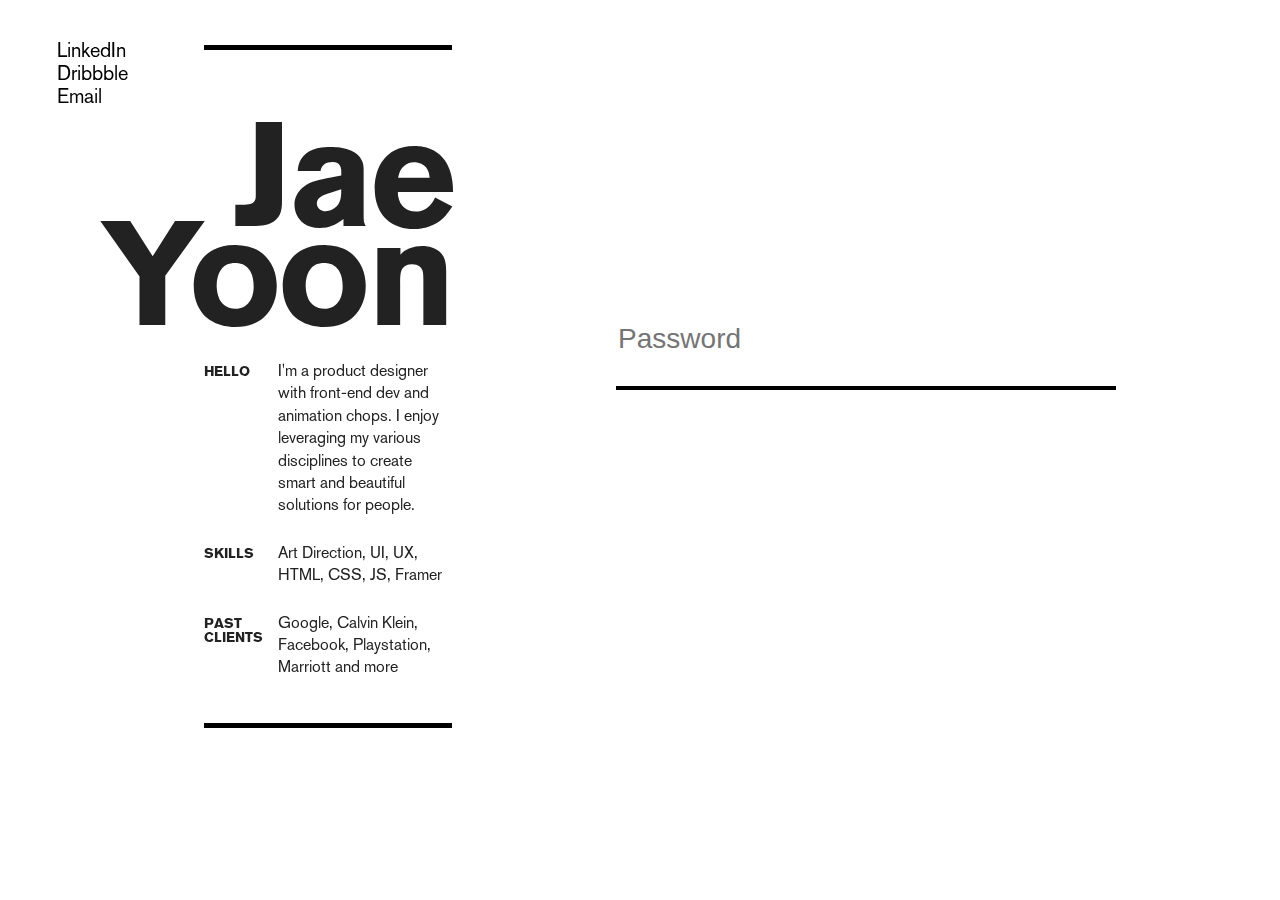
<file: index.html>
<!doctype html>
<html class="no-js" lang="">
    <head>
        <meta charset="utf-8">
        <meta http-equiv="x-ua-compatible" content="ie=edge">
        <title>Home | Jae Yoon Portfolio</title>
        <meta name="description" content="">
        <meta name="viewport" content="width=device-width, initial-scale=1">

        <link rel="apple-touch-icon" href="apple-touch-icon.png">
        <!-- Place favicon.ico in the root directory -->

        <link rel="stylesheet" href="css/normalize.css">
        <link rel="stylesheet" href="css/main.css">
        <script src="js/vendor/modernizr-2.8.3.min.js"></script>
        <!-- Global Site Tag (gtag.js) - Google Analytics -->
        <script async src="https://www.googletagmanager.com/gtag/js?id=UA-72695009-1"></script>
        <script>
          window.dataLayer = window.dataLayer || [];
          function gtag(){dataLayer.push(arguments)};
          gtag('js', new Date());

          gtag('config', 'UA-72695009-1');
        </script>
    </head>
    <body>
        <div class="home wrapper initial">
            <section class="left-info initial">
                <nav class="info-nav">
                    <ul>
                        <li><a href="https://www.linkedin.com/in/hellojaeho/">LinkedIn</a></li>
                        <li><a href="https://dribbble.com/hellojaeho">Dribbble</a></li>
                        <li><a href="mailto:jae@hellojaeho.com"></a></li>
                    </ul>
                </nav>
                <div class="info-wrapper">
                    <div class="name">
                        <h1>Jae Yoon</h1>
                    </div>
                    <div class="desc">
                        <ul>
                            <li class="clearfix">
                                <h3>Hello</h3>
                                <p>I'm a product designer with front-end dev and animation chops. I enjoy leveraging my various disciplines to create smart and beautiful solutions for people.
</p>
                            </li>
                            <li class="clearfix">
                                <h3>Skills</h3>
                                <p>Art Direction, UI, UX, HTML, CSS, JS, Framer</p>
                            </li>
                            <li class="clearfix">
                                <h3>Past Clients</h3>
                                <p>Google, Calvin Klein, Facebook, Playstation, Marriott and more</p>
                            </li>
                        </ul>
                    </div>
                </div>
            </section>
            <section class="right-work no-access initial hidden">
                  <div class="form">
                      <input type="password" placeholder="Password" id="password">
                  </div>
            </section>
            <section class="right-work home initial">
                <ul>
                    <a href="fekkai">
                        <li>
                            <div class="work-desc clearfix">
                                <div class="work-label clearfix">
                                    <span>2017</span>
                                    <div class="work-name">
                                        <h2>Fekkai</h2>
                                        <p>Art Direction / Lead Design</p>
                                    </div>
                                </div>
                                <div class="work-no">1</div>
                            </div>
                            <div class="work-img">
                                <img src="img/work/the_one.jpg">
                                <div class="hover_show">
                                    <img src="img/work/fekkai/fekkai_laptop.png">
                                </div>
                            </div>
                        </li>
                    </a>
                    <a href="red">
                        <li>
                            <div class="work-desc clearfix">
                                <div class="work-label clearfix">
                                    <span>2016</span>
                                    <div class="work-name">
                                        <h2>(RED)</h2>
                                        <p>Lead Design</p>
                                    </div>
                                </div>
                                <div class="work-no">2</div>
                            </div>
                            <div class="work-img">
                                <img src="img/work/red.jpg">
                                <div class="hover_show">
                                    <img src="img/work/red/red_laptop.png">
                                </div>
                            </div>
                        </li>
                    </a>
                    <a href="life">
                        <li>
                            <div class="work-desc clearfix">
                                <div class="work-label clearfix">
                                    <span>2017</span>
                                    <div class="work-name">
                                        <h2>Life Happens</h2>
                                        <p>User Interface Design</p>
                                    </div>
                                </div>
                                <div class="work-no">3</div>
                            </div>
                            <div class="work-img">
                                <img src="img/work/life_happens.jpg">
                                <div class="hover_show">
                                    <img src="img/work/life_happens/life_laptop.png">
                                </div>
                            </div>
                        </li>
                    </a>
                    <a href="wyndham_hotels">
                        <li>
                            <div class="work-desc clearfix">
                                <div class="work-label clearfix">
                                    <span>2017</span>
                                    <div class="work-name">
                                        <h2>Wyndham Hotels</h2>
                                        <p>User Interface Design</p>
                                    </div>
                                </div>
                                <div class="work-no">4</div>
                            </div>
                            <div class="work-img">
                                <img src="img/work/wyndham.jpg">
                                <div class="hover_show">
                                    <img src="img/work/wyndham_hotels/wyndham_laptop.png">
                                </div>
                            </div>
                        </li>
                    </a>
                    <a href="spectrum_business">
                        <li>
                            <div class="work-desc clearfix">
                                <div class="work-label clearfix">
                                    <span>2017</span>
                                    <div class="work-name">
                                        <h2>Spectrum Business</h2>
                                        <p>Art Direction</p>
                                    </div>
                                </div>
                                <div class="work-no">5</div>
                            </div>
                            <div class="work-img">
                                <img src="img/work/spectrum.jpg">
                                <div class="hover_show">
                                    <img src="img/work/spectrum_business/spectrum_laptop.png">
                                </div>
                            </div>
                        </li>
                    </a>
                    <a href="randco">
                        <li>
                            <div class="work-desc clearfix">
                                <div class="work-label clearfix">
                                    <span>2017</span>
                                    <div class="work-name">
                                        <h2>R+Co</h2>
                                        <p>Art Direction / Lead Design</p>
                                    </div>
                                </div>
                                <div class="work-no">6</div>
                            </div>
                            <div class="work-img">
                                <img src="img/work/randco.jpg">
                                <div class="hover_show">
                                    <img src="img/work/r_co/rco_laptop.png">
                                </div>
                            </div>
                        </li>
                    </a>
                    <a href="marriott_hotels">
                        <li>
                            <div class="work-desc clearfix">
                                <div class="work-label clearfix">
                                    <span>2017</span>
                                    <div class="work-name">
                                        <h2>Marriott Hotels</h2>
                                        <p>Lead Design</p>
                                    </div>
                                </div>
                                <div class="work-no">7</div>
                            </div>
                            <div class="work-img">
                                <img src="img/work/marriott.jpg">
                                <div class="hover_show">
                                    <img src="img/work/marriott/marriott_laptop.png">
                                </div>
                            </div>
                        </li>
                    </a>
                    <a href="boston_celtics">
                        <li>
                            <div class="work-desc clearfix">
                                <div class="work-label clearfix">
                                    <span>2018</span>
                                    <div class="work-name">
                                        <h2>Boston Celtics</h2>
                                        <p>Art Direction / Lead Design</p>
                                    </div>
                                </div>
                                <div class="work-no">8</div>
                            </div>
                            <div class="work-img">
                                <img src="img/work/celtics.jpg">
                                <div class="hover_show">
                                    <img src="img/work/celtics/celtics_laptop.png">
                                </div>
                            </div>
                        </li>
                    </a>
                    <a href="android">
                        <li>
                            <div class="work-desc clearfix">
                                <div class="work-label clearfix">
                                    <span>2017</span>
                                    <div class="work-name">
                                        <h2>Android</h2>
                                        <p>Lead Design</p>
                                    </div>
                                </div>
                                <div class="work-no">9</div>
                            </div>
                            <div class="work-img">
                                <img src="img/work/android.jpg">
                                <div class="hover_show">
                                    <img src="img/work/android/android_laptop.png">
                                </div>
                            </div>
                        </li>
                    </a>
                </ul>
            </section>
        </div>

        <script src="https://code.jquery.com/jquery-1.12.0.min.js"></script>
        <script>window.jQuery || document.write('<script src="js/vendor/jquery-1.12.0.min.js"><\/script>')</script>
        <script src="js/plugins.js"></script>
        <!-- <script src="js/cookies.min.js"></script> -->
        <script src="js/main.js"></script>


        <!-- Google Analytics: change UA-XXXXX-X to be your site's ID. -->
        <script>
            (function(b,o,i,l,e,r){b.GoogleAnalyticsObject=l;b[l]||(b[l]=
            function(){(b[l].q=b[l].q||[]).push(arguments)});b[l].l=+new Date;
            e=o.createElement(i);r=o.getElementsByTagName(i)[0];
            e.src='https://www.google-analytics.com/analytics.js';
            r.parentNode.insertBefore(e,r)}(window,document,'script','ga'));
            ga('create','UA-XXXXX-X','auto');ga('send','pageview');
        </script>
    </body>
</html>
</file>
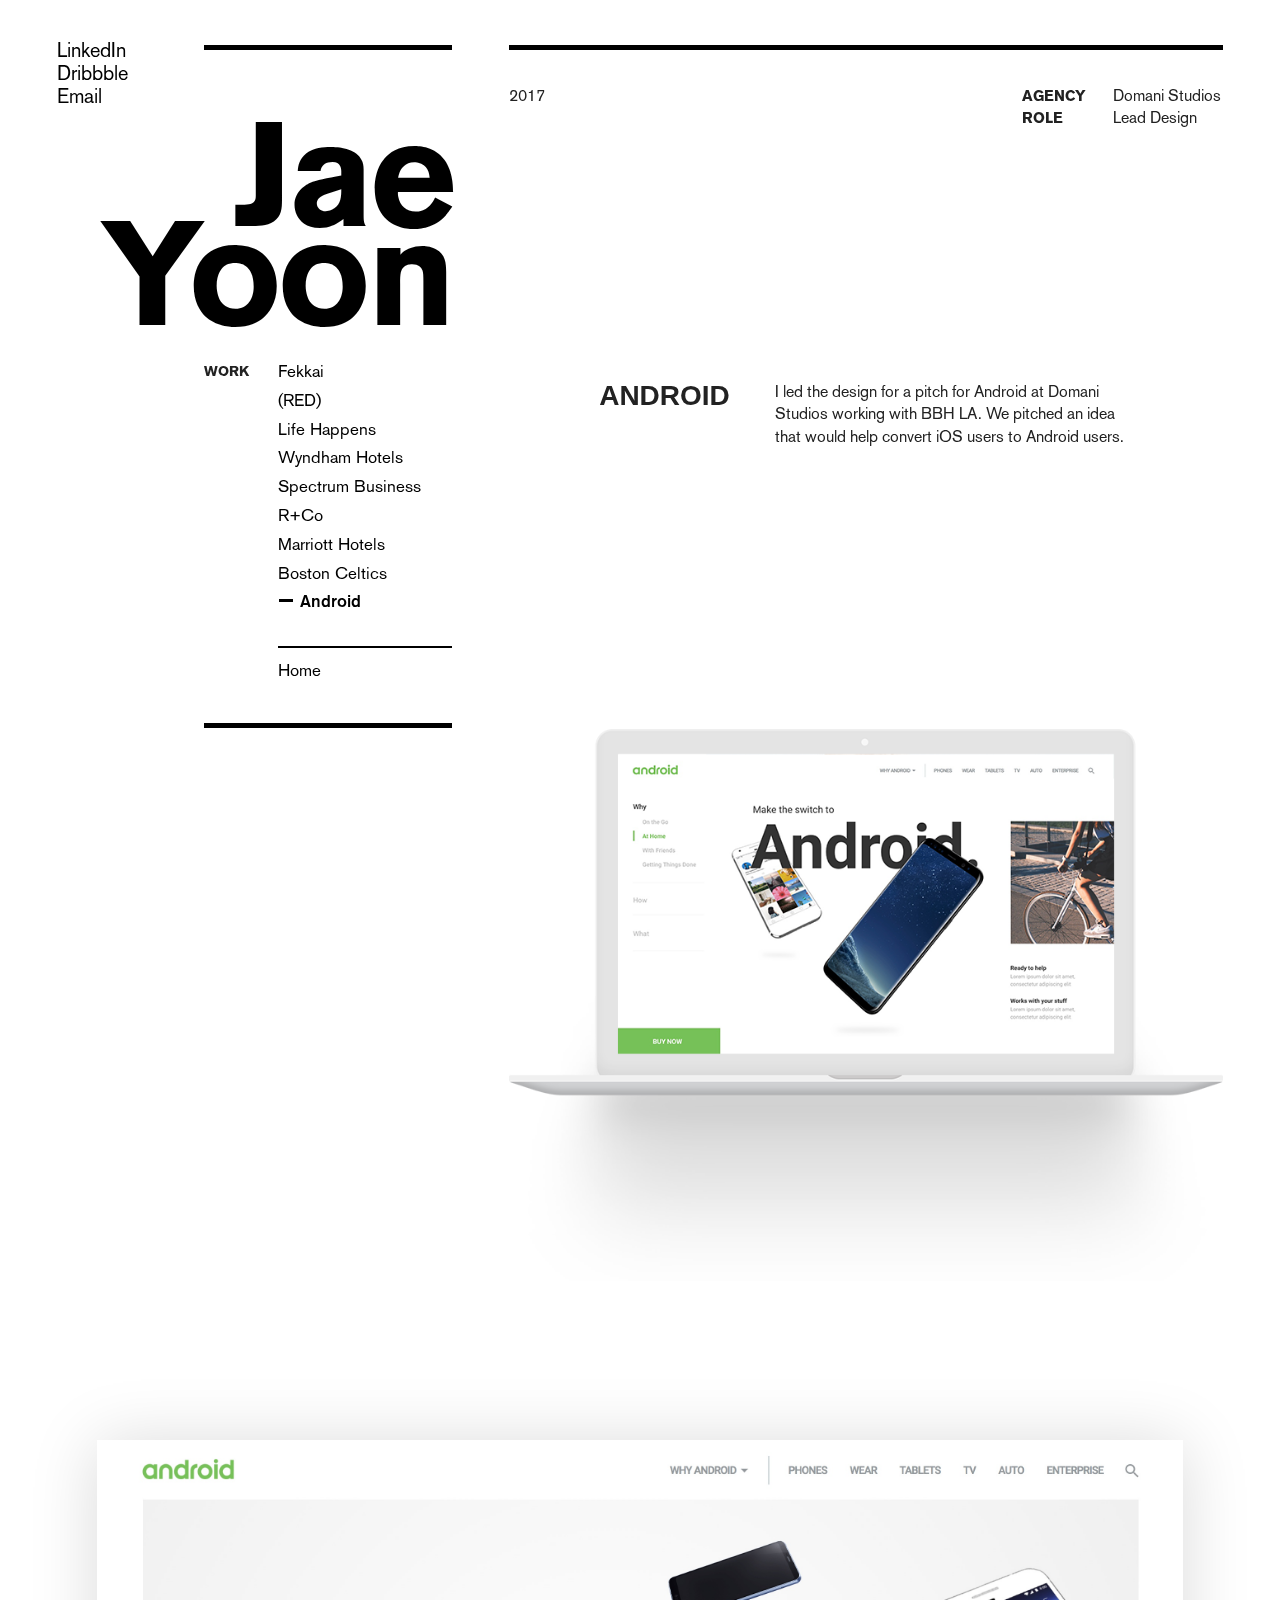
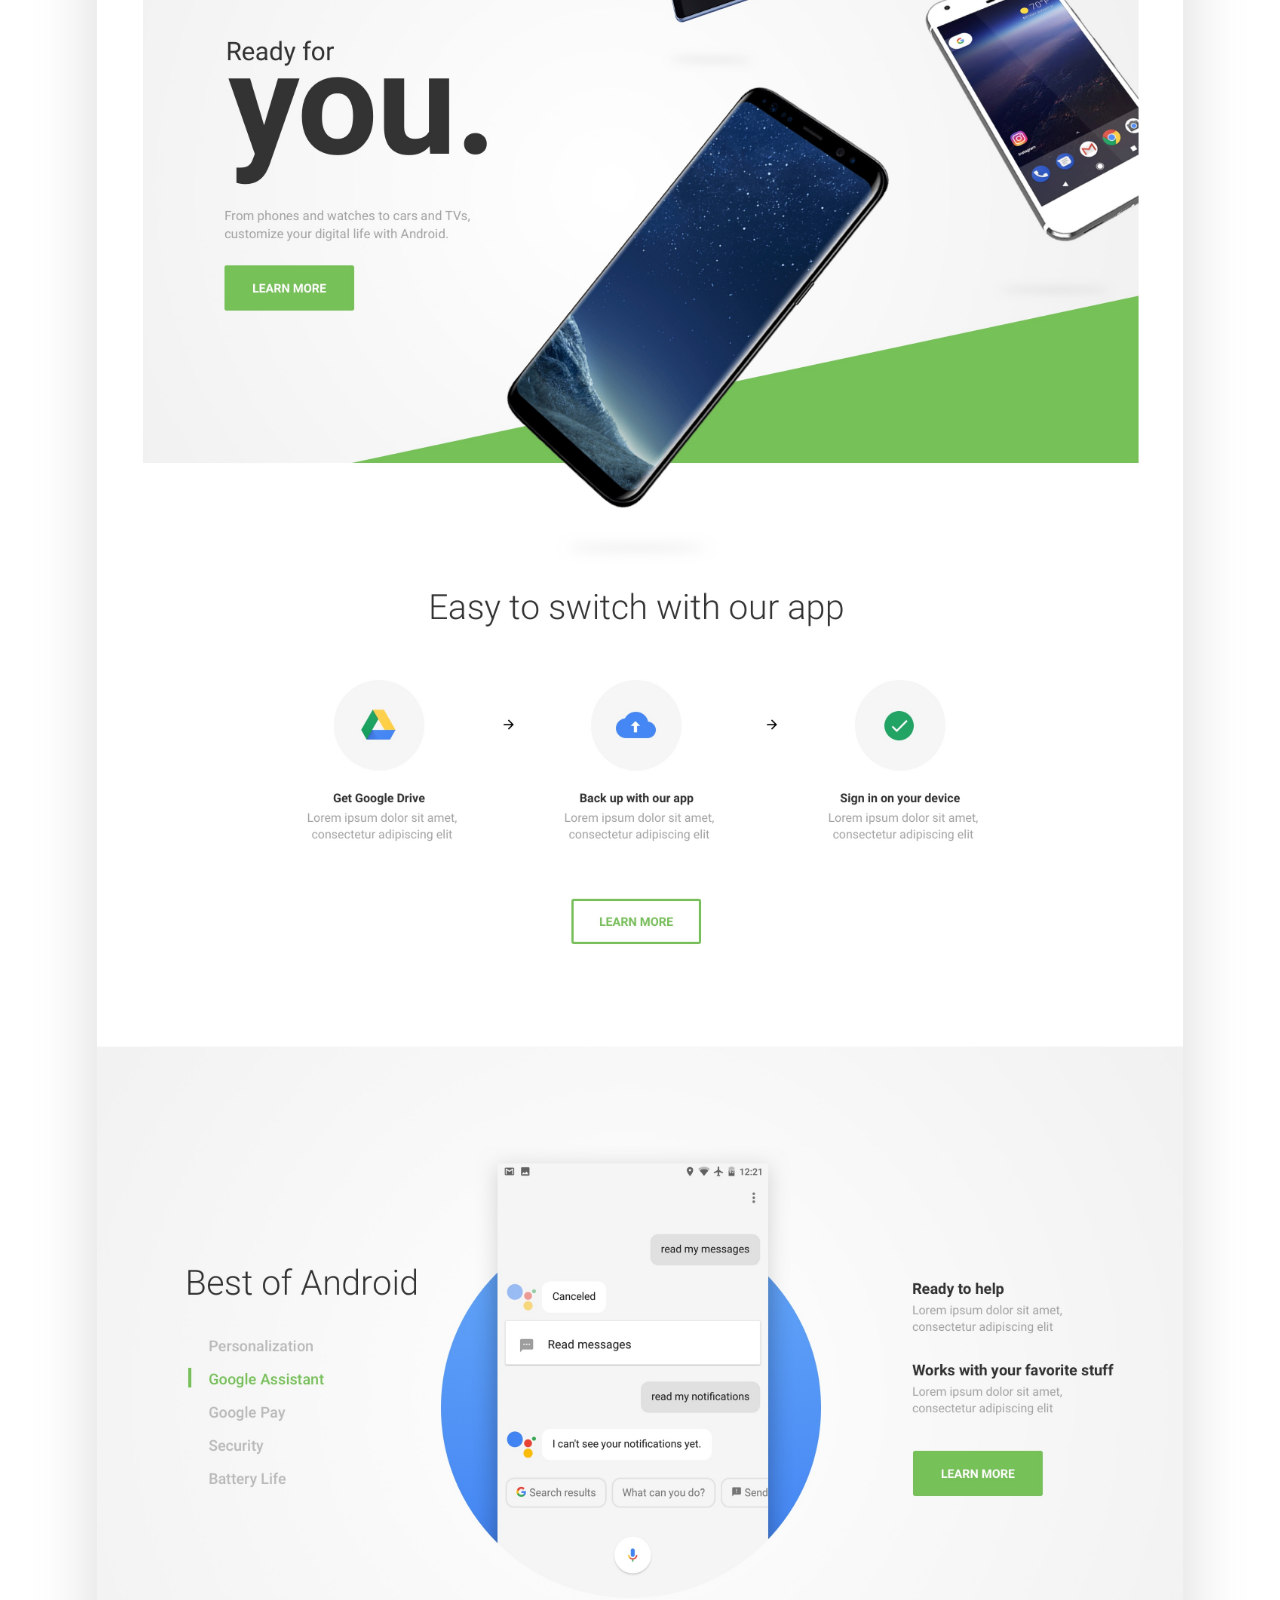
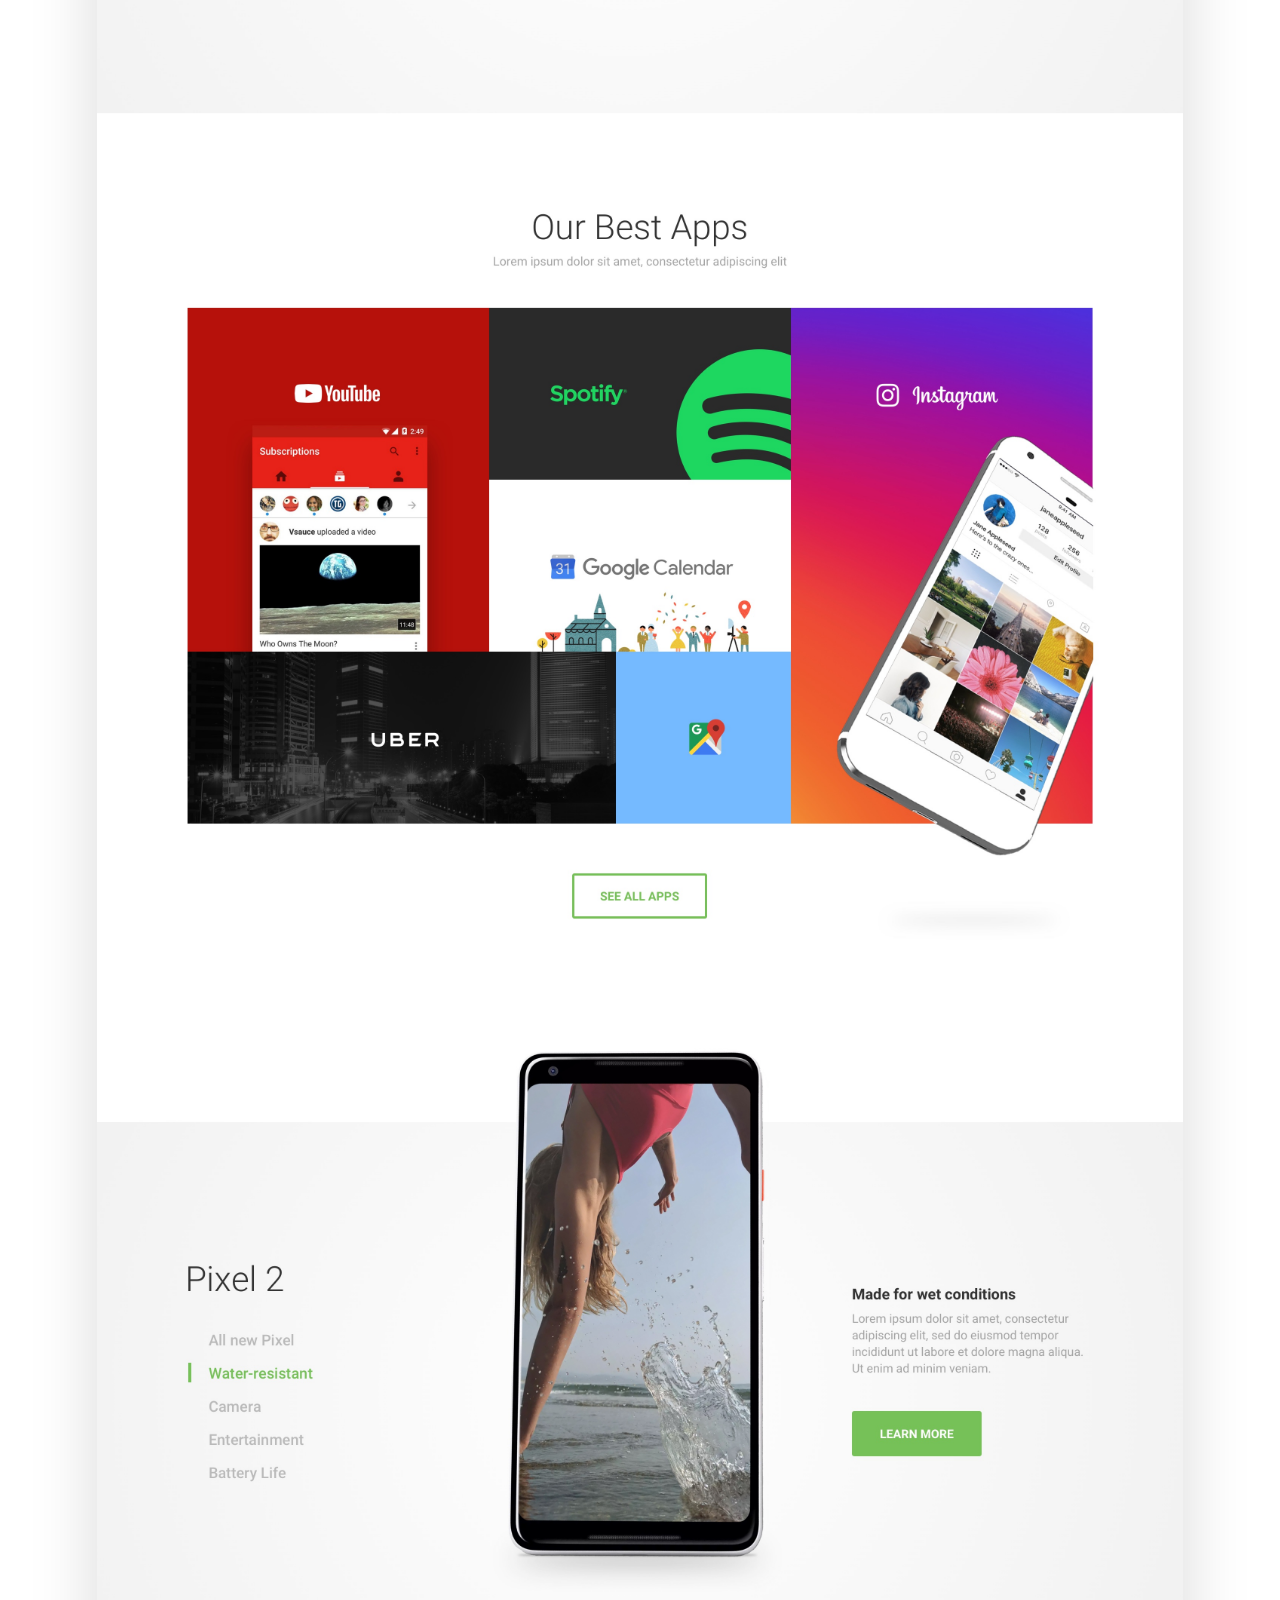
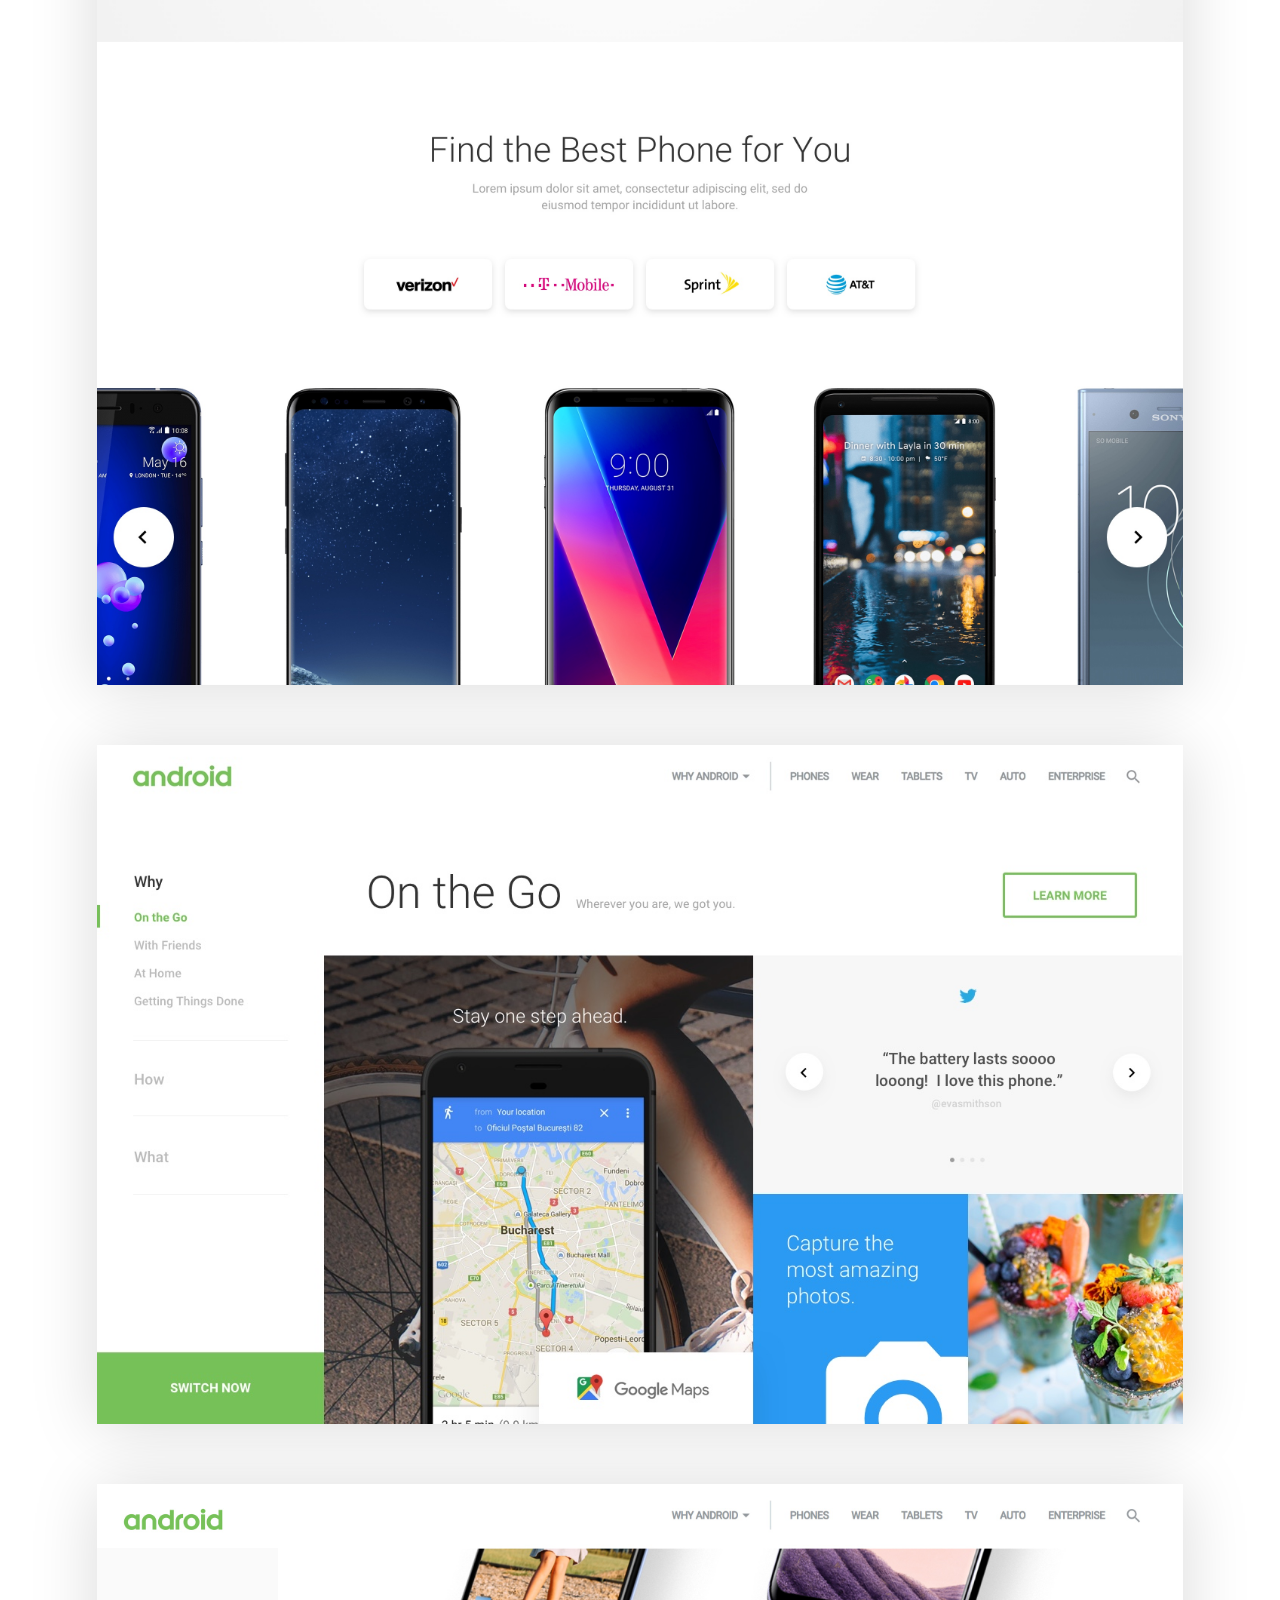
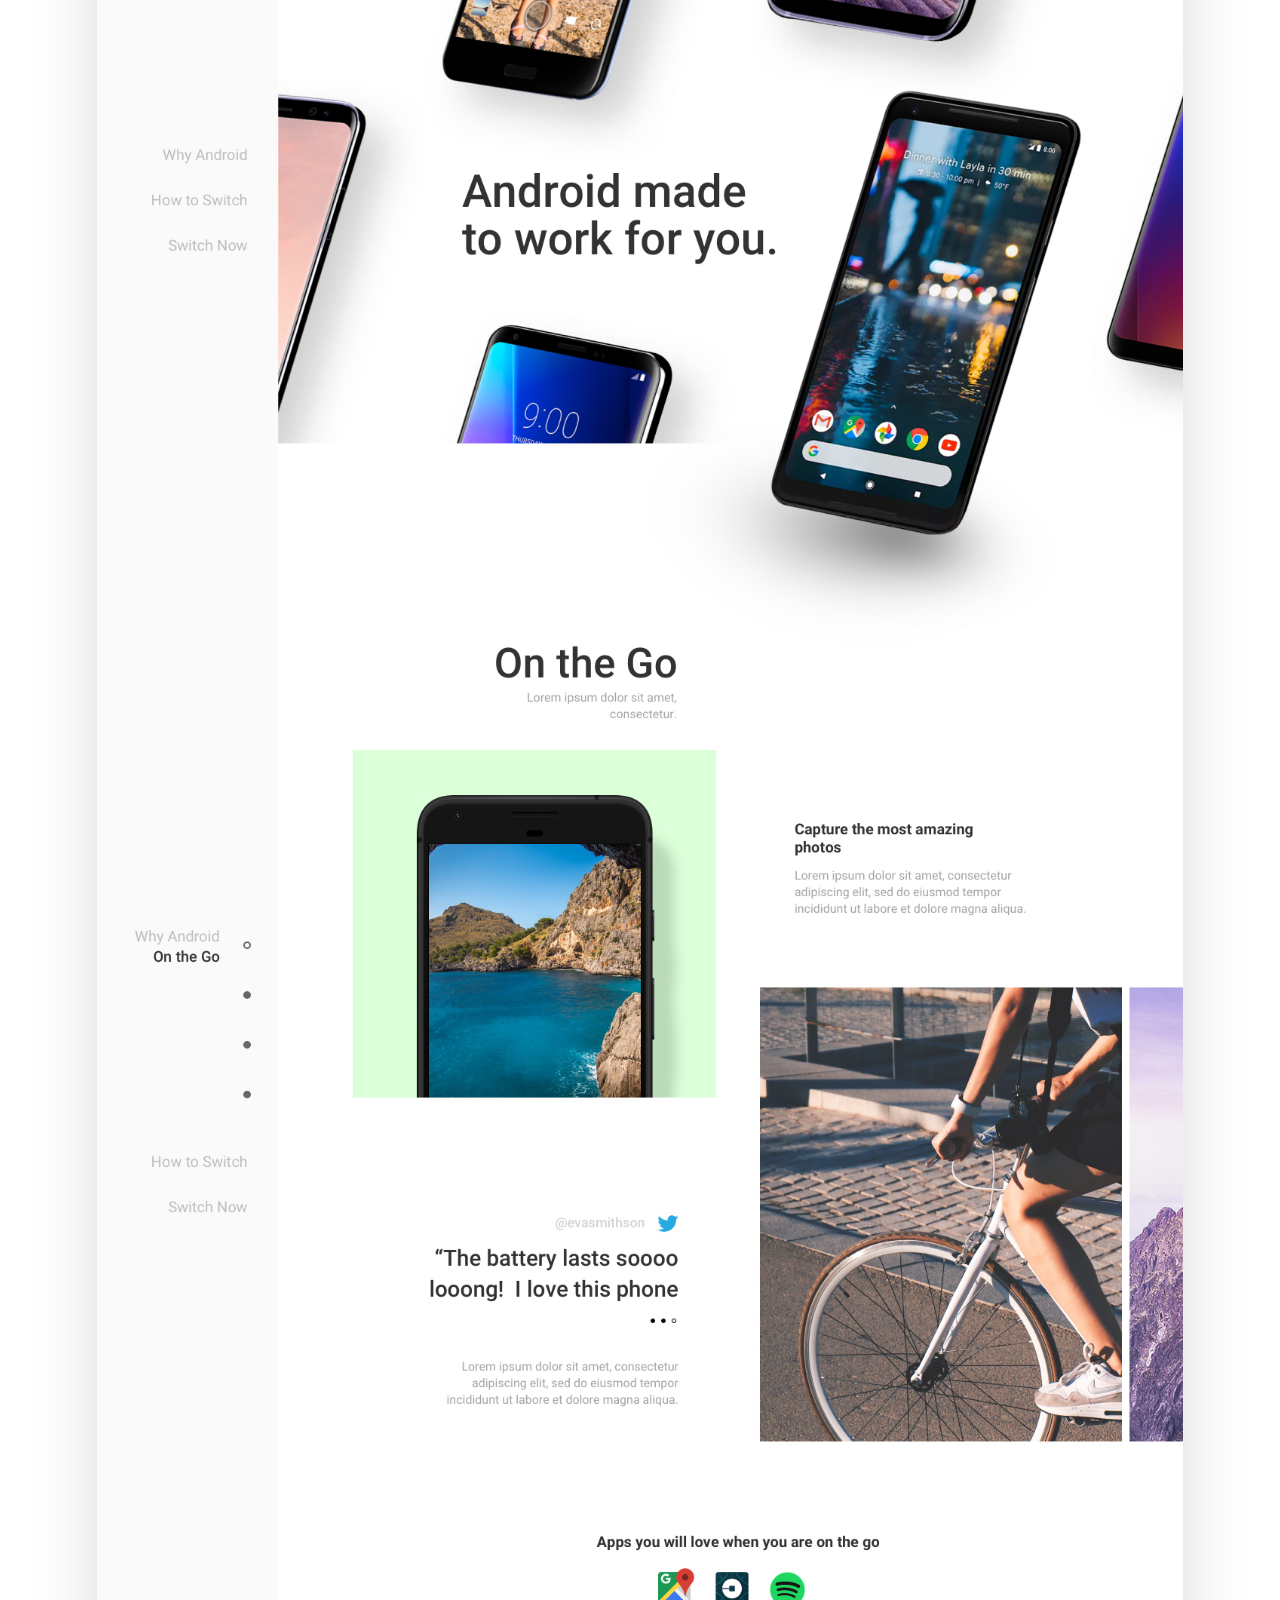
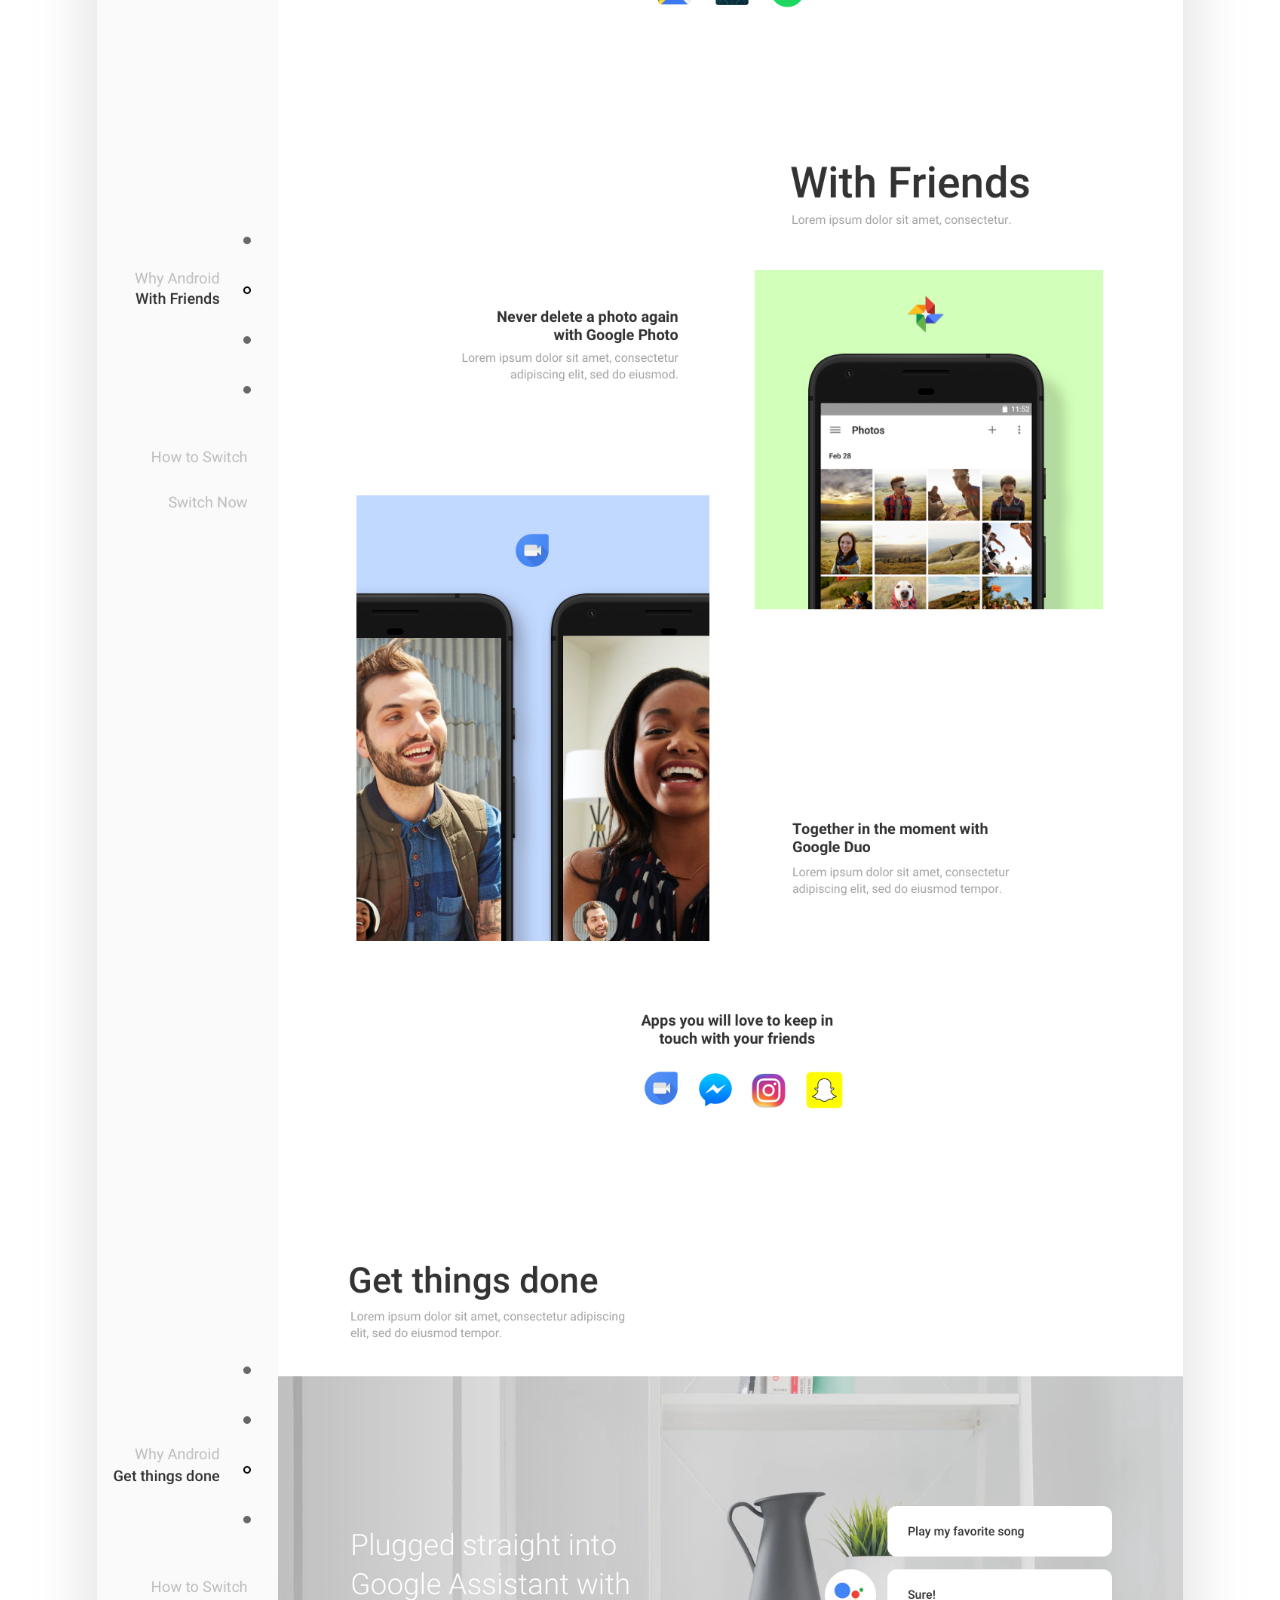
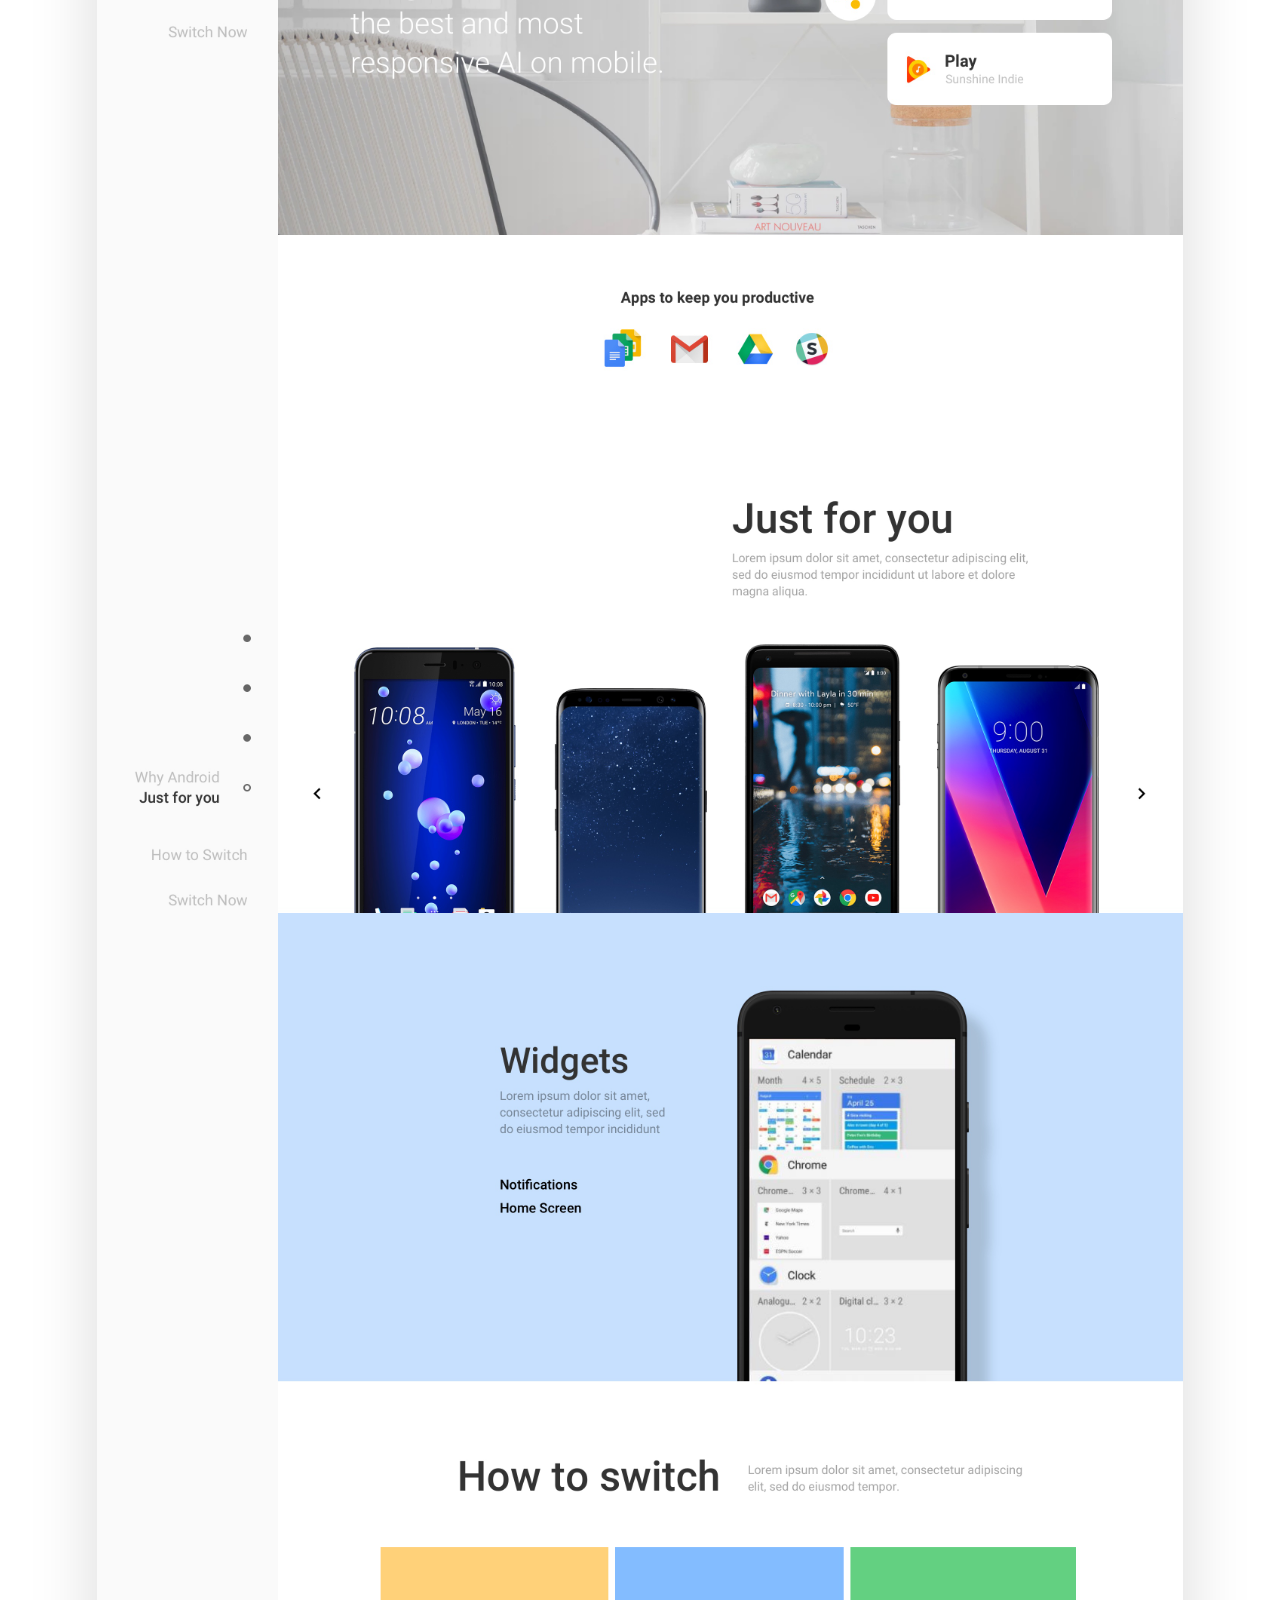
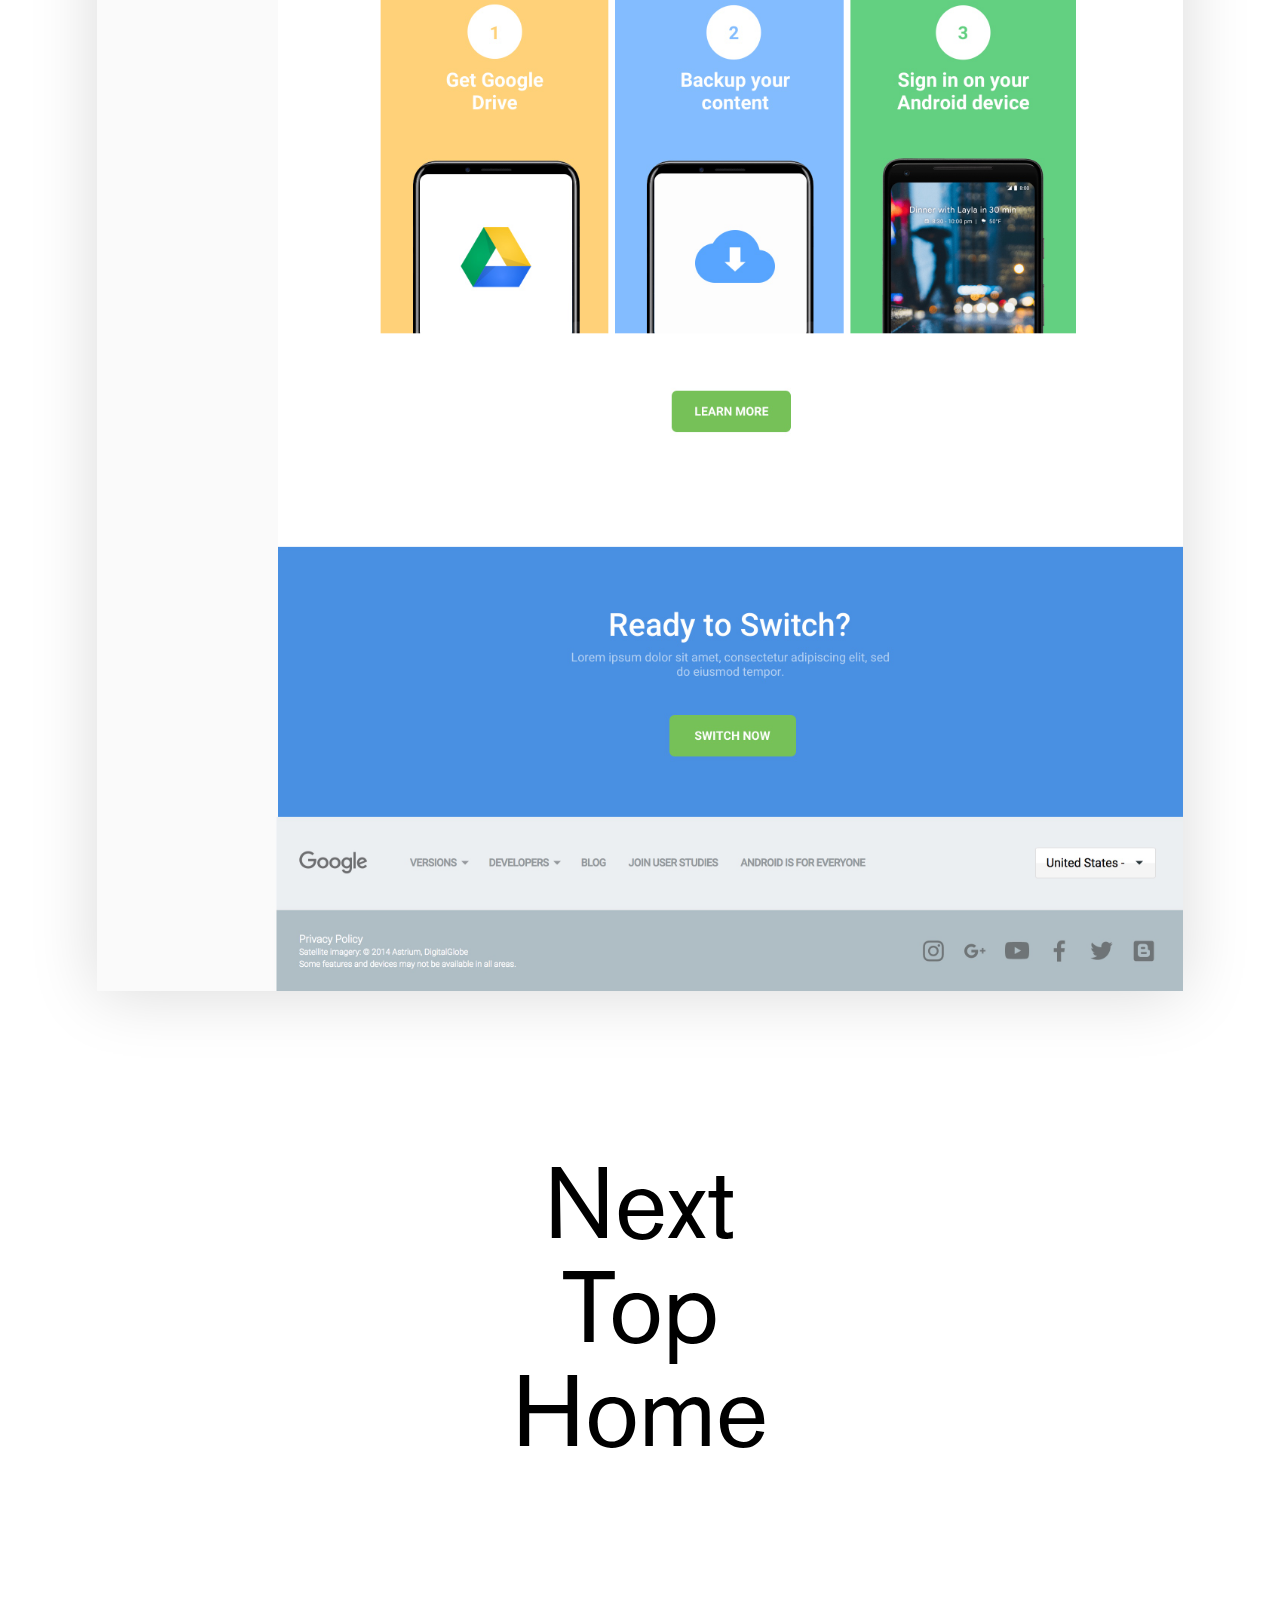
<file: android.html>
<!doctype html>
<html class="no-js" lang="">
    <head>
        <meta charset="utf-8">
        <meta http-equiv="x-ua-compatible" content="ie=edge">
        <title>Android | Jae Yoon Portfolio</title>
        <meta name="description" content="">
        <meta name="viewport" content="width=device-width, initial-scale=1">

        <link rel="apple-touch-icon" href="apple-touch-icon.png">
        <!-- Place favicon.ico in the root directory -->

        <link rel="stylesheet" href="css/normalize.css">
        <link rel="stylesheet" href="css/main.css">
        <script src="js/vendor/modernizr-2.8.3.min.js"></script>
        <!-- Global Site Tag (gtag.js) - Google Analytics -->
        <script async src="https://www.googletagmanager.com/gtag/js?id=UA-72695009-1"></script>
        <script>
          window.dataLayer = window.dataLayer || [];
          function gtag(){dataLayer.push(arguments)};
          gtag('js', new Date());

          gtag('config', 'UA-72695009-1');
        </script>
    </head>
    <body>
        <div class="wrapper work initial">
            <section class="left-info initial">
                <nav class="info-nav">
                    <ul>
                        <li><a href="https://www.linkedin.com/in/hellojaeho/">LinkedIn</a></li>
                        <li><a href="https://dribbble.com/hellojaeho">Dribbble</a></li>
                        <li><a href="mailto:jae@hellojaeho.com"></a></li>
                    </ul>
                </nav>
                <div class="info-wrapper">
                    <div class="name">
                        <h1><a href="http://hellojaeho.com/#access">Jae Yoon</a></h1>
                    </div>
                    <div class="work-nav desc clearfix">
                        <h3>Work</h3>
                        <ul>
                            <li><a href="fekkai">Fekkai</a></li>
                            <li><a href="red">(RED)</a></li>
                            <li><a href="life">Life Happens</a></li>
                            <li><a href="wyndham_hotels">Wyndham Hotels</a></li>
                            <li><a href="spectrum_business">Spectrum Business</a></li>
                            <li><a href="randco">R+Co</a></li>
                            <li><a href="marriott_hotels">Marriott Hotels</a></li>
                            <li><a href="boston_celtics">Boston Celtics</a></li>
                            <li class="active"><a href="android">Android</a></li>
                            <li class="back"><a href="http://hellojaeho.com/#access">Home</a></li>
                        </ul>
                    </div>
                </div>
            </section>
            <section class="right-work initial case-study clearfix">
                <div class="case-labels clearfix">
                    <p>2017</p>
                    <ul>
                        <li class="clearfix">
                            <h3>Agency</h3>
                            <p>Domani Studios</p>
                        </li>
                        <li class="clearfix">
                            <h3>Role</h3>
                            <p>Lead Design</p>
                        </li>
                    </ul>
                </div>
                <div class="case-info clearfix">
                    <div class="case-info-wrapper">
                        <h2>Android</h2>
                        <p>I led the design for a pitch for Android at Domani Studios working with BBH LA.  We pitched an idea that would help convert iOS users to Android users.</p>
                    </div>
                    <div class="case-laptop">
                        <img src="img/work/android/android_laptop.png">
                    </div>
                </div>
                <!-- <a href="">
                    <li>
                        <div class="work-desc clearfix">
                            <div class="work-label clearfix">
                                <span>2016</span>
                                <div class="work-name">
                                    <h2>(RED)</h2>
                                    <p>Lead Design</p>
                                </div>
                            </div>
                            <div class="work-no">2</div>
                        </div>
                        <div class="work-img">
                            <img src="img/work/red.jpg">
                        </div>
                    </li>
                </a> -->

            </section>

            <div class="case-images">
                <div class="full">
                    <img src="img/work/android/android_1.jpg">
                    <img src="img/work/android/android_2.jpg">
                    <img src="img/work/android/android_3.jpg">
                </div>
            </div>

            <div class="next">
                <ul>
                    <li><a href="fekkai">Next</a></li>
                    <li><a class="top">Top</a></li>
                    <li><a href="http://hellojaeho.com/#access">Home</a></li>
                </ul>
            </div>

            <div class="mobile-case-nav">
                <ul>
                    <li><a href="android">Next</a></li>
                    <li><a href="http://hellojaeho.com/#access">Home</a></li>
                </ul>
            </div>

            <section class="mobile-left-info">
                <div class="info-wrapper">
                    <div class="name">
                        <h1><a href="http://hellojaeho.com/#access">Jae Yoon</a></h1>
                    </div>
                </div>
                <nav class="info-nav">
                    <ul>
                        <li><a href="https://www.linkedin.com/in/hellojaeho/">LinkedIn</a></li>
                        <li><a href="https://dribbble.com/hellojaeho">Dribbble</a></li>
                        <li><a href="mailto:jae@hellojaeho.com"></a></li>
                    </ul>
                </nav>
            </section>
        </div>

        <script src="https://code.jquery.com/jquery-1.12.0.min.js"></script>
        <script>window.jQuery || document.write('<script src="js/vendor/jquery-1.12.0.min.js"><\/script>')</script>
        <script src="js/plugins.js"></script>
        <script src="js/main.js"></script>

        <!-- Google Analytics: change UA-XXXXX-X to be your site's ID. -->
        <script>
            (function(b,o,i,l,e,r){b.GoogleAnalyticsObject=l;b[l]||(b[l]=
            function(){(b[l].q=b[l].q||[]).push(arguments)});b[l].l=+new Date;
            e=o.createElement(i);r=o.getElementsByTagName(i)[0];
            e.src='https://www.google-analytics.com/analytics.js';
            r.parentNode.insertBefore(e,r)}(window,document,'script','ga'));
            ga('create','UA-XXXXX-X','auto');ga('send','pageview');
        </script>
    </body>
</html>
</file>
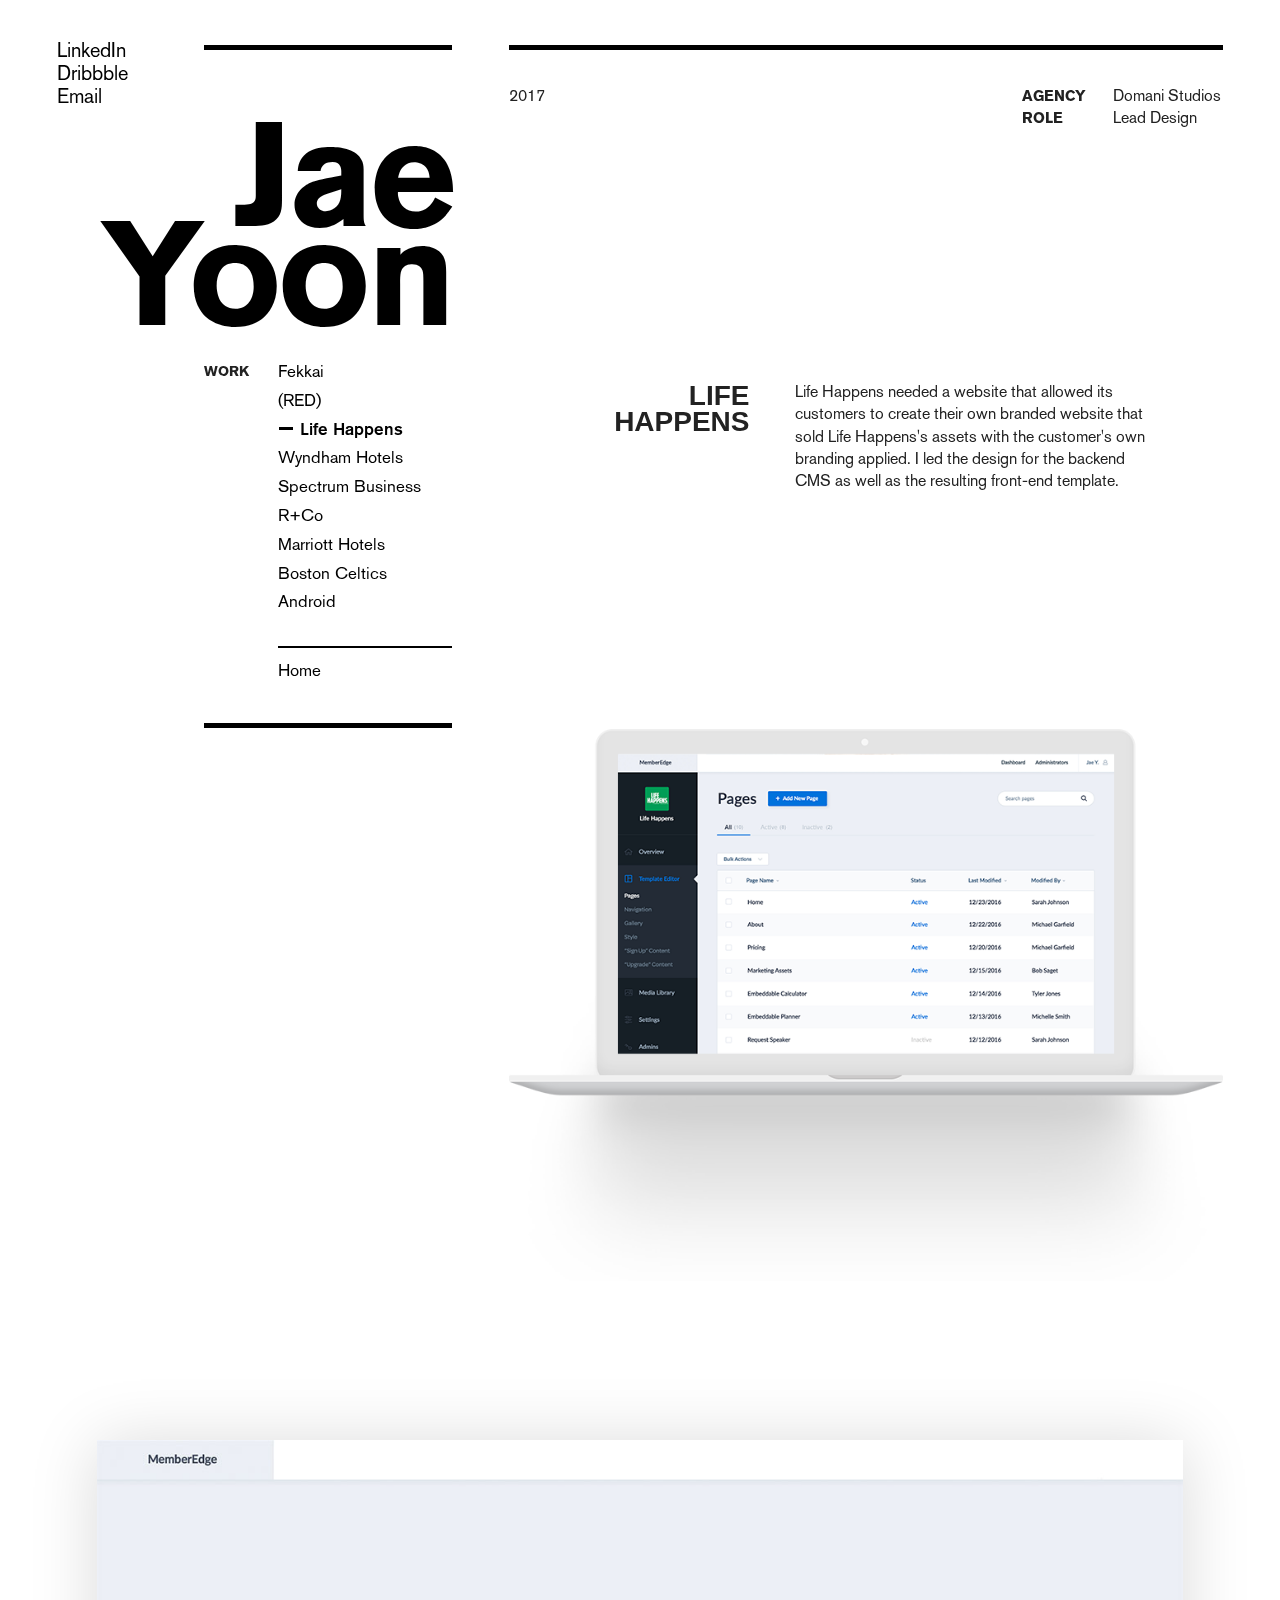
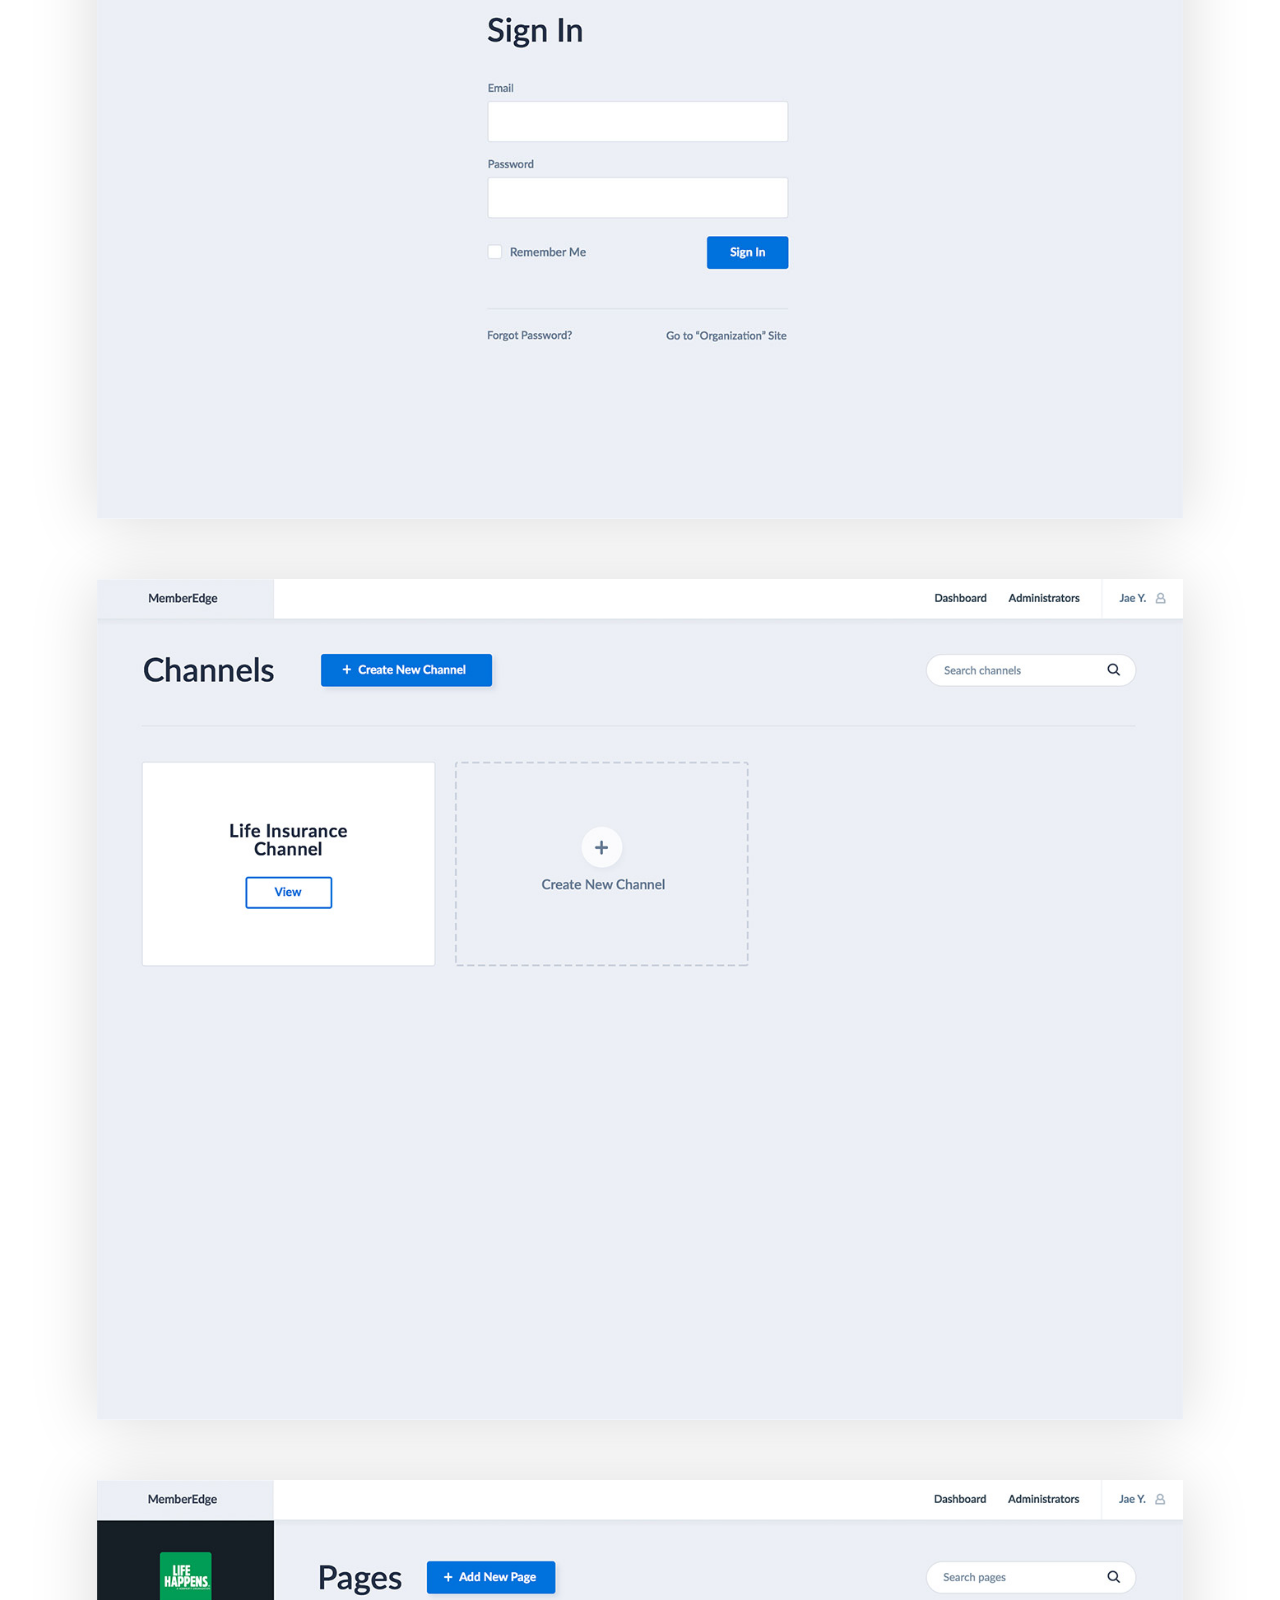
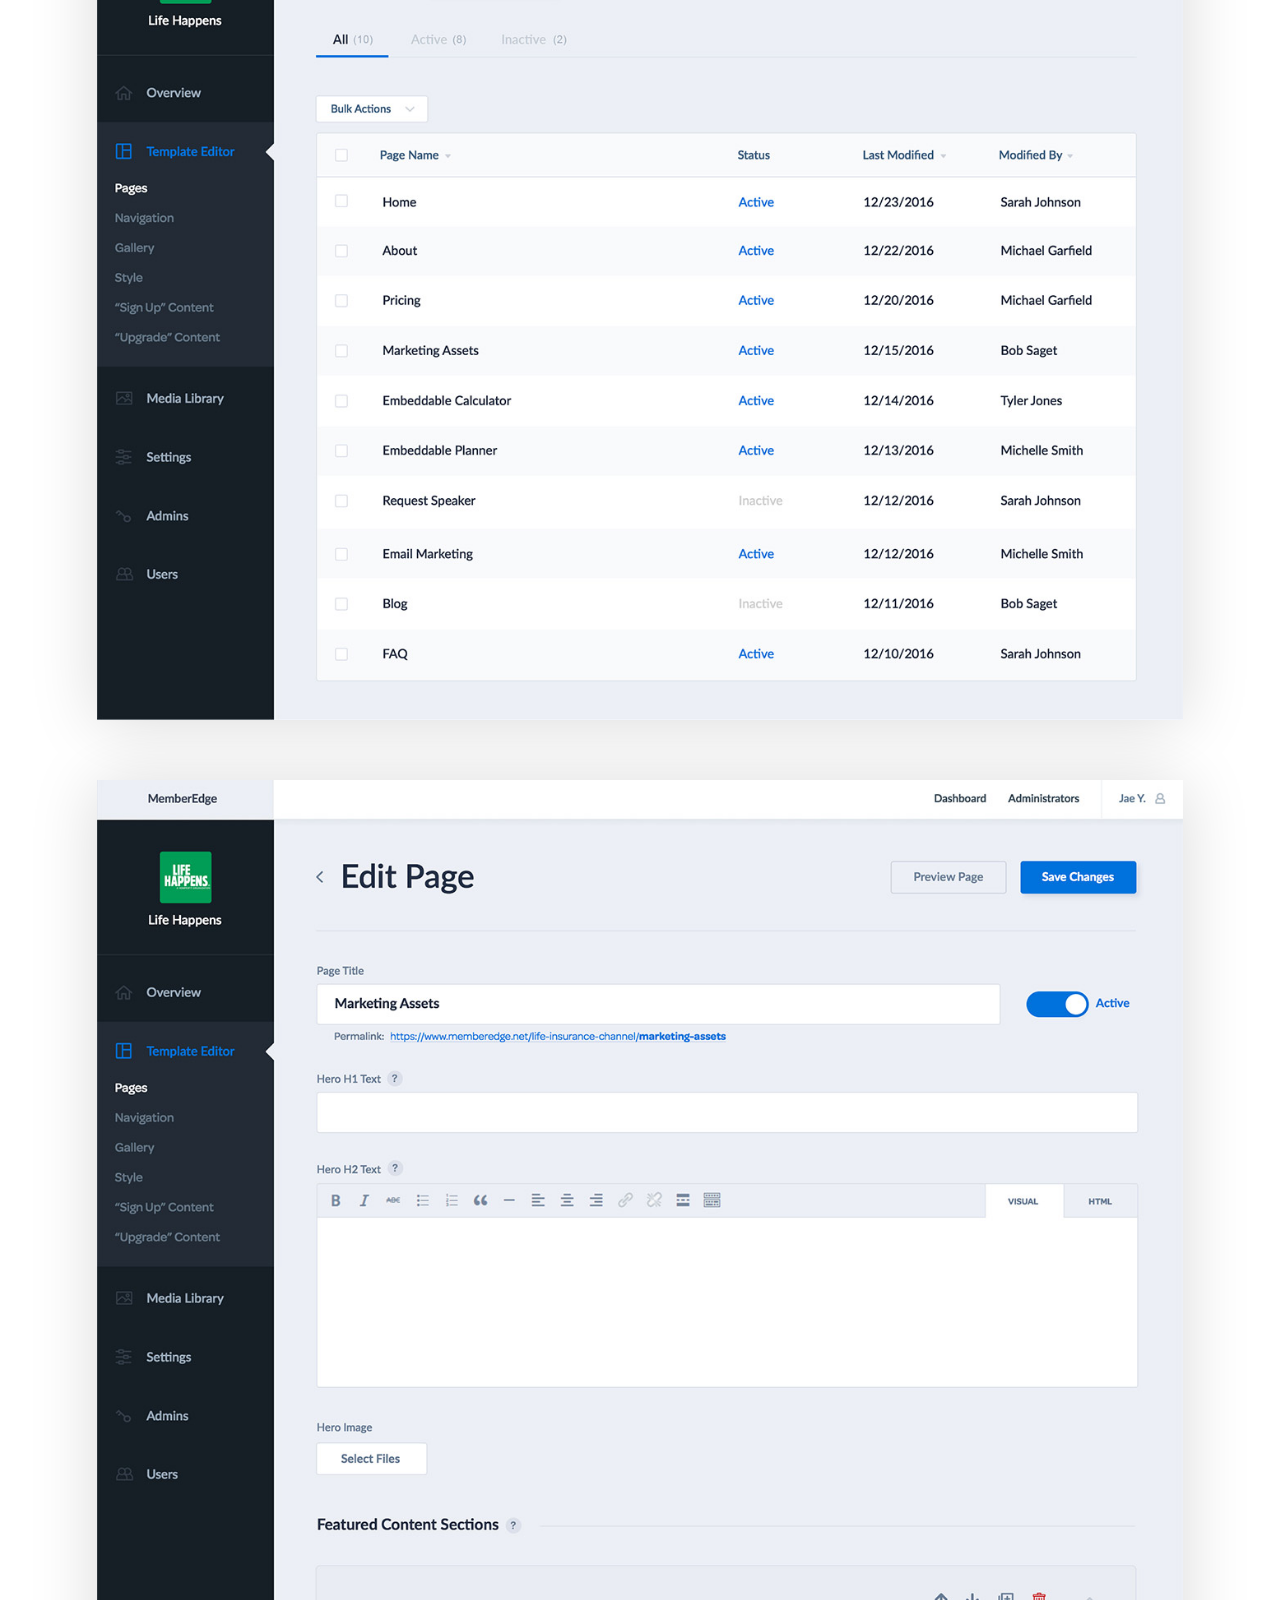
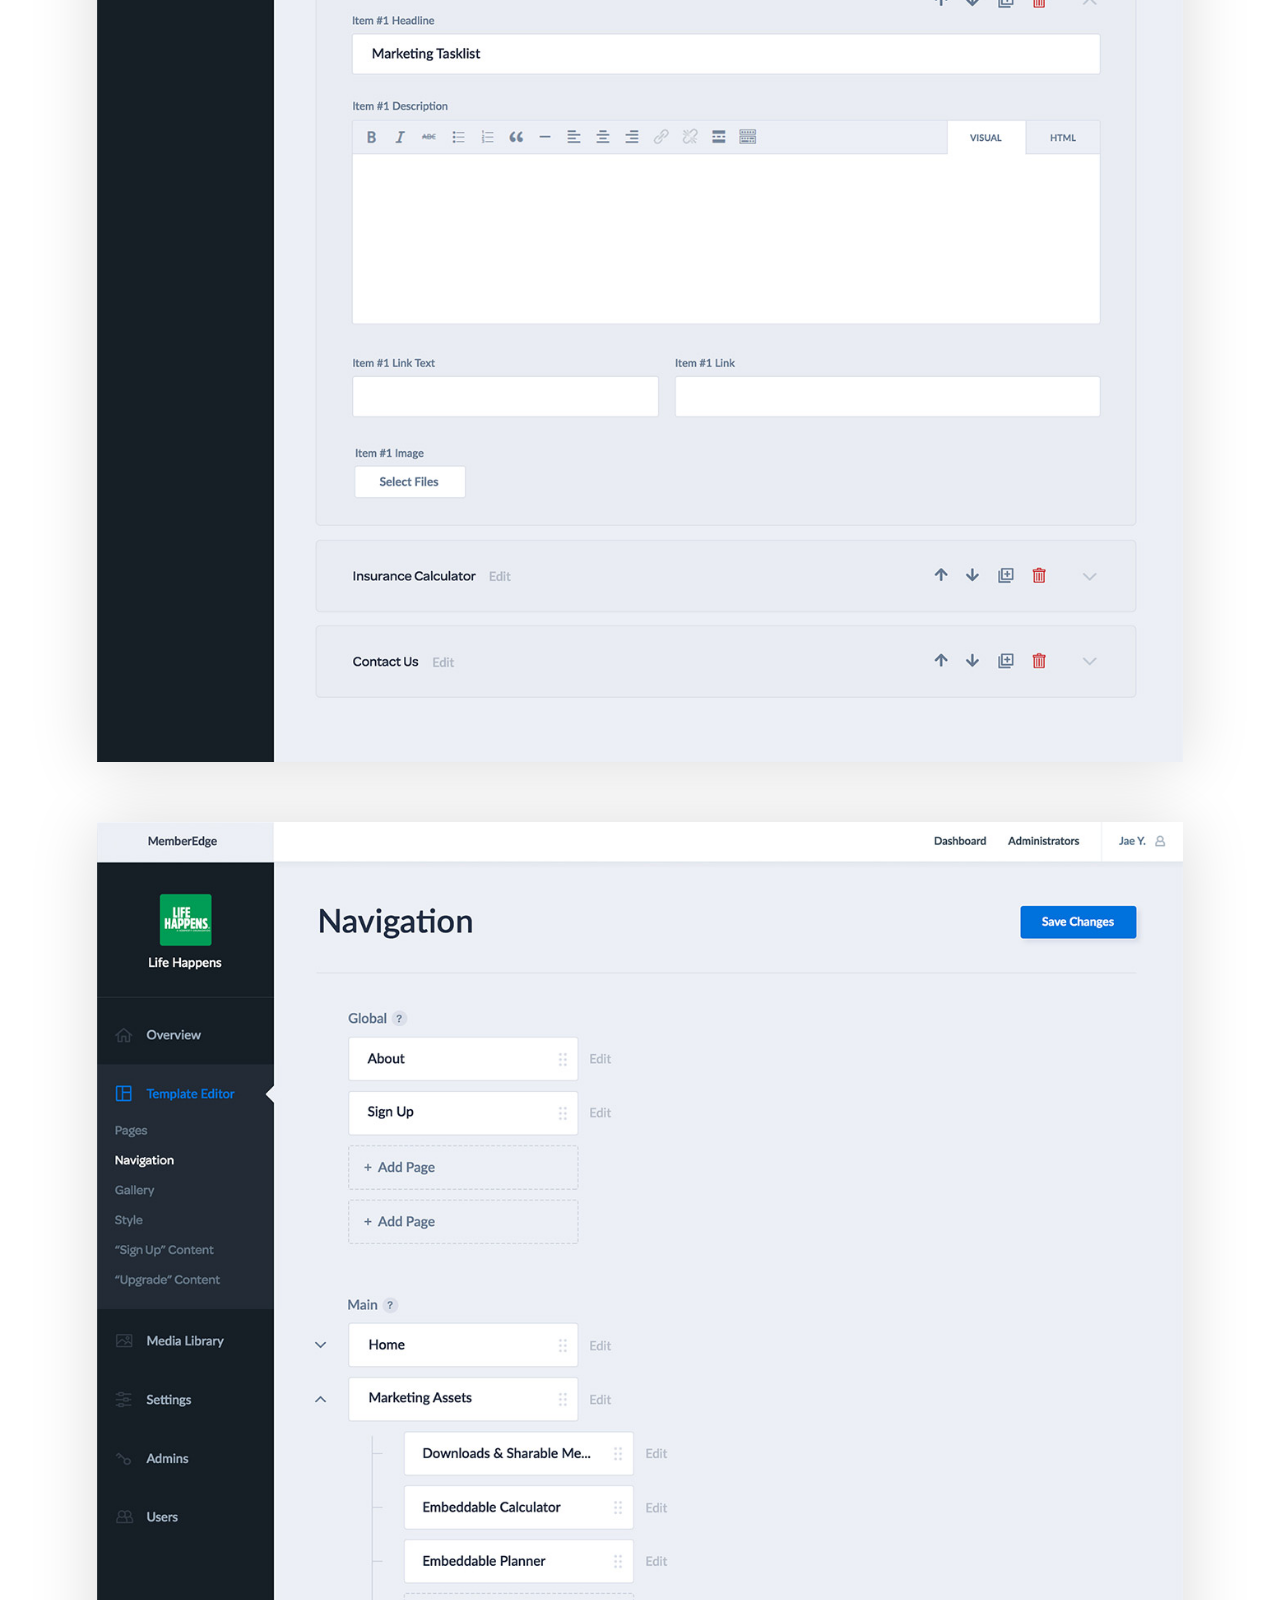
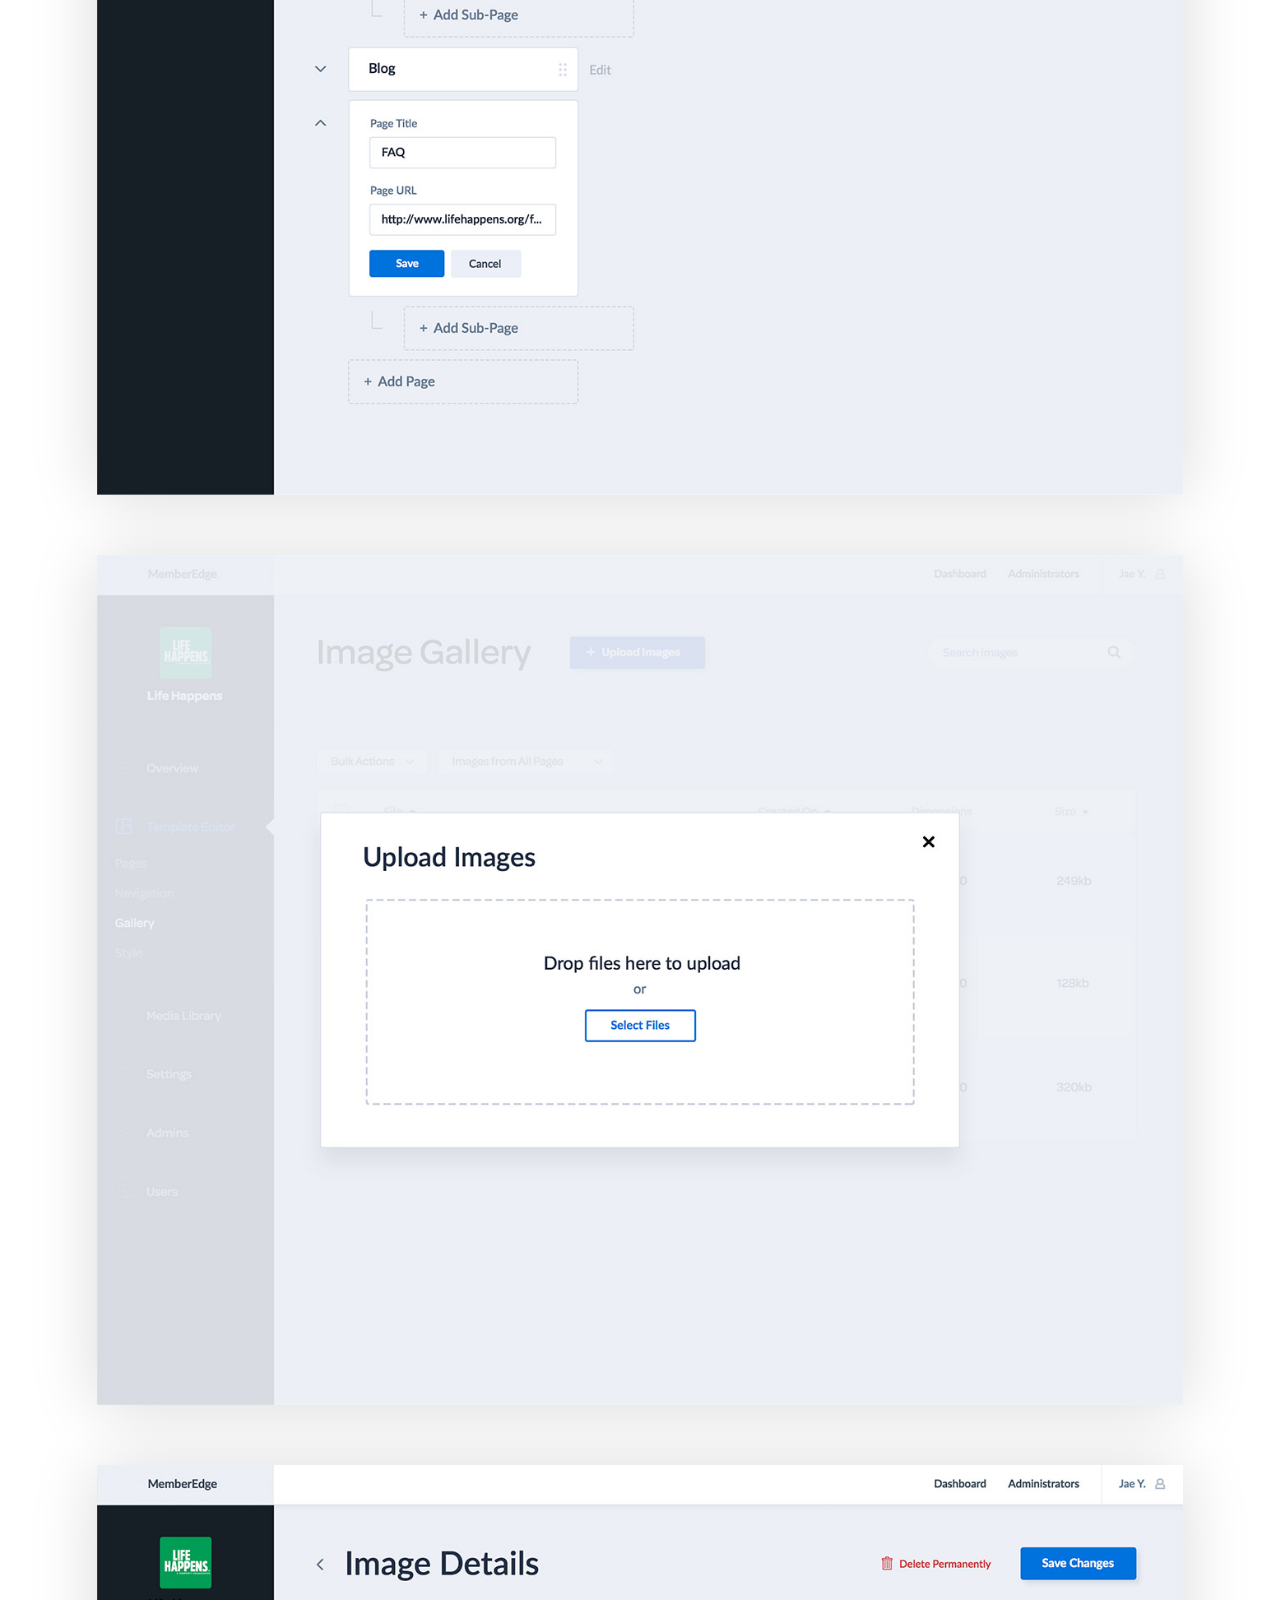
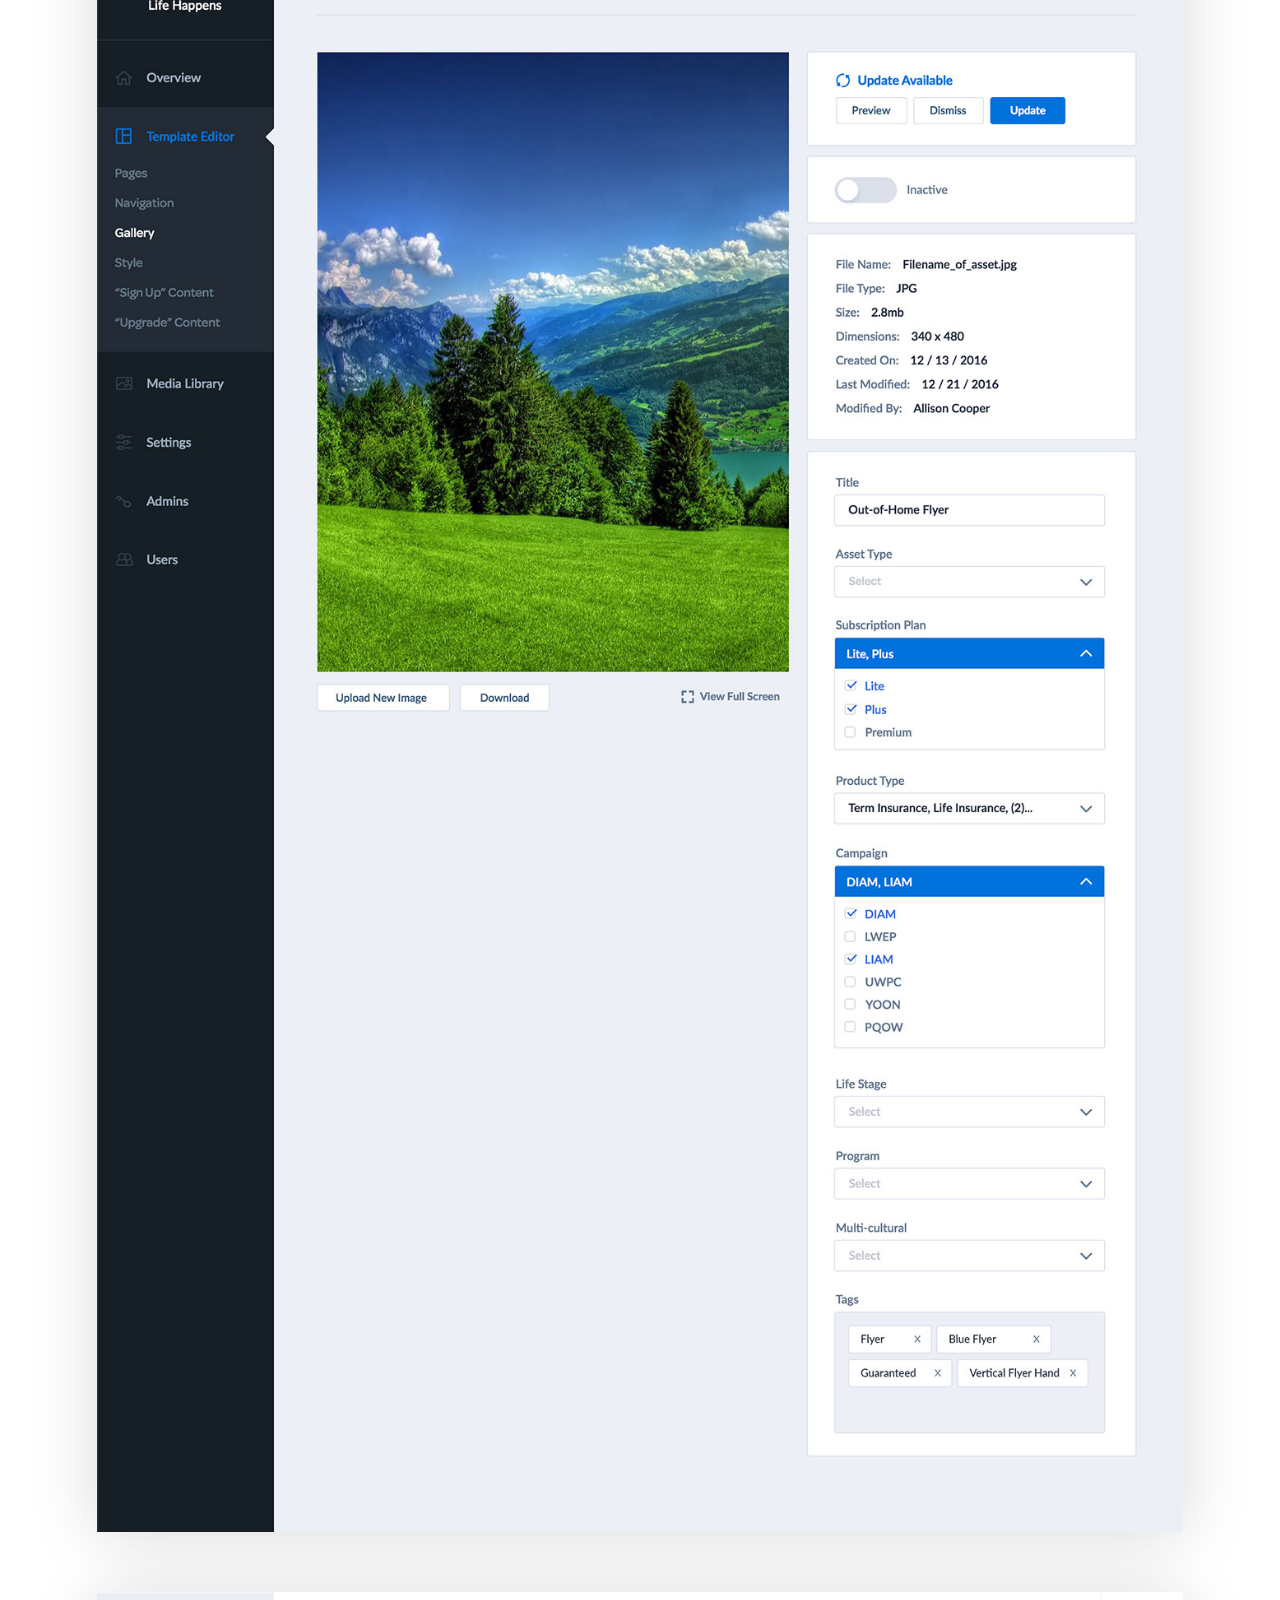
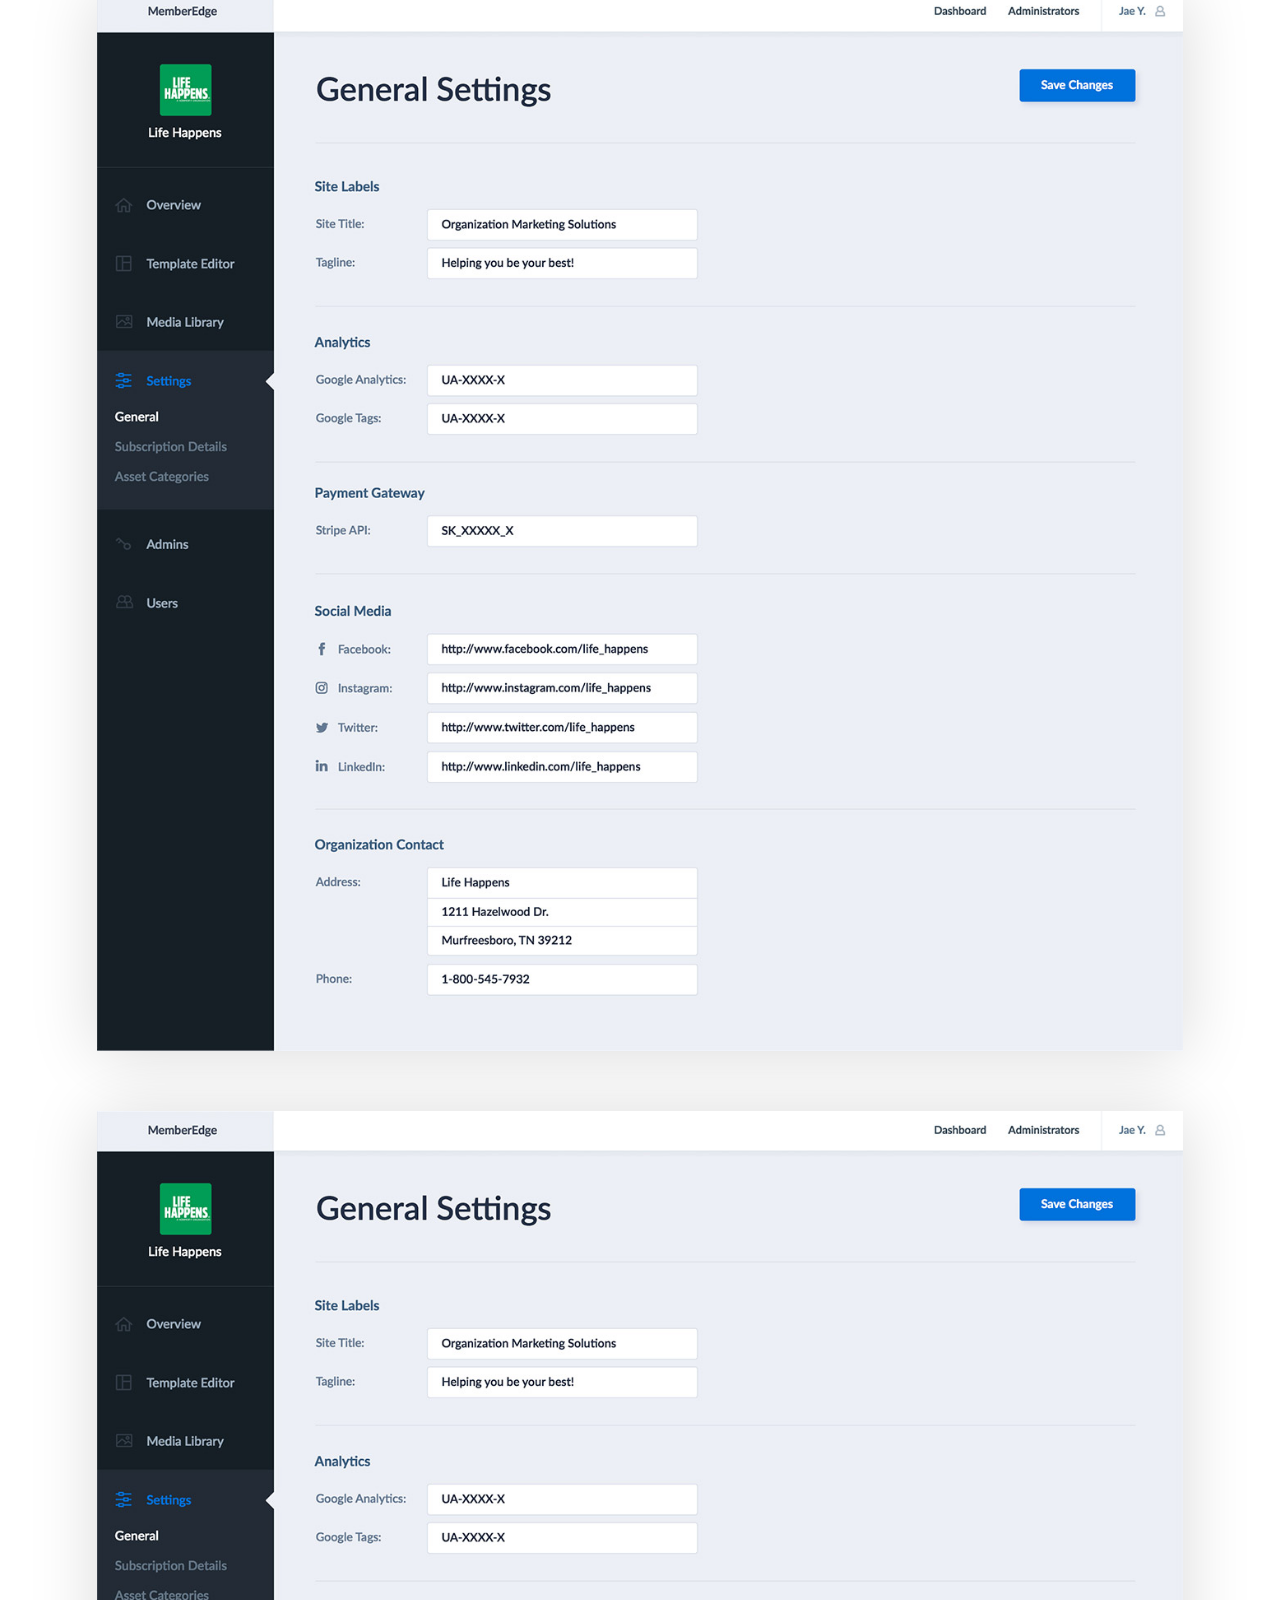
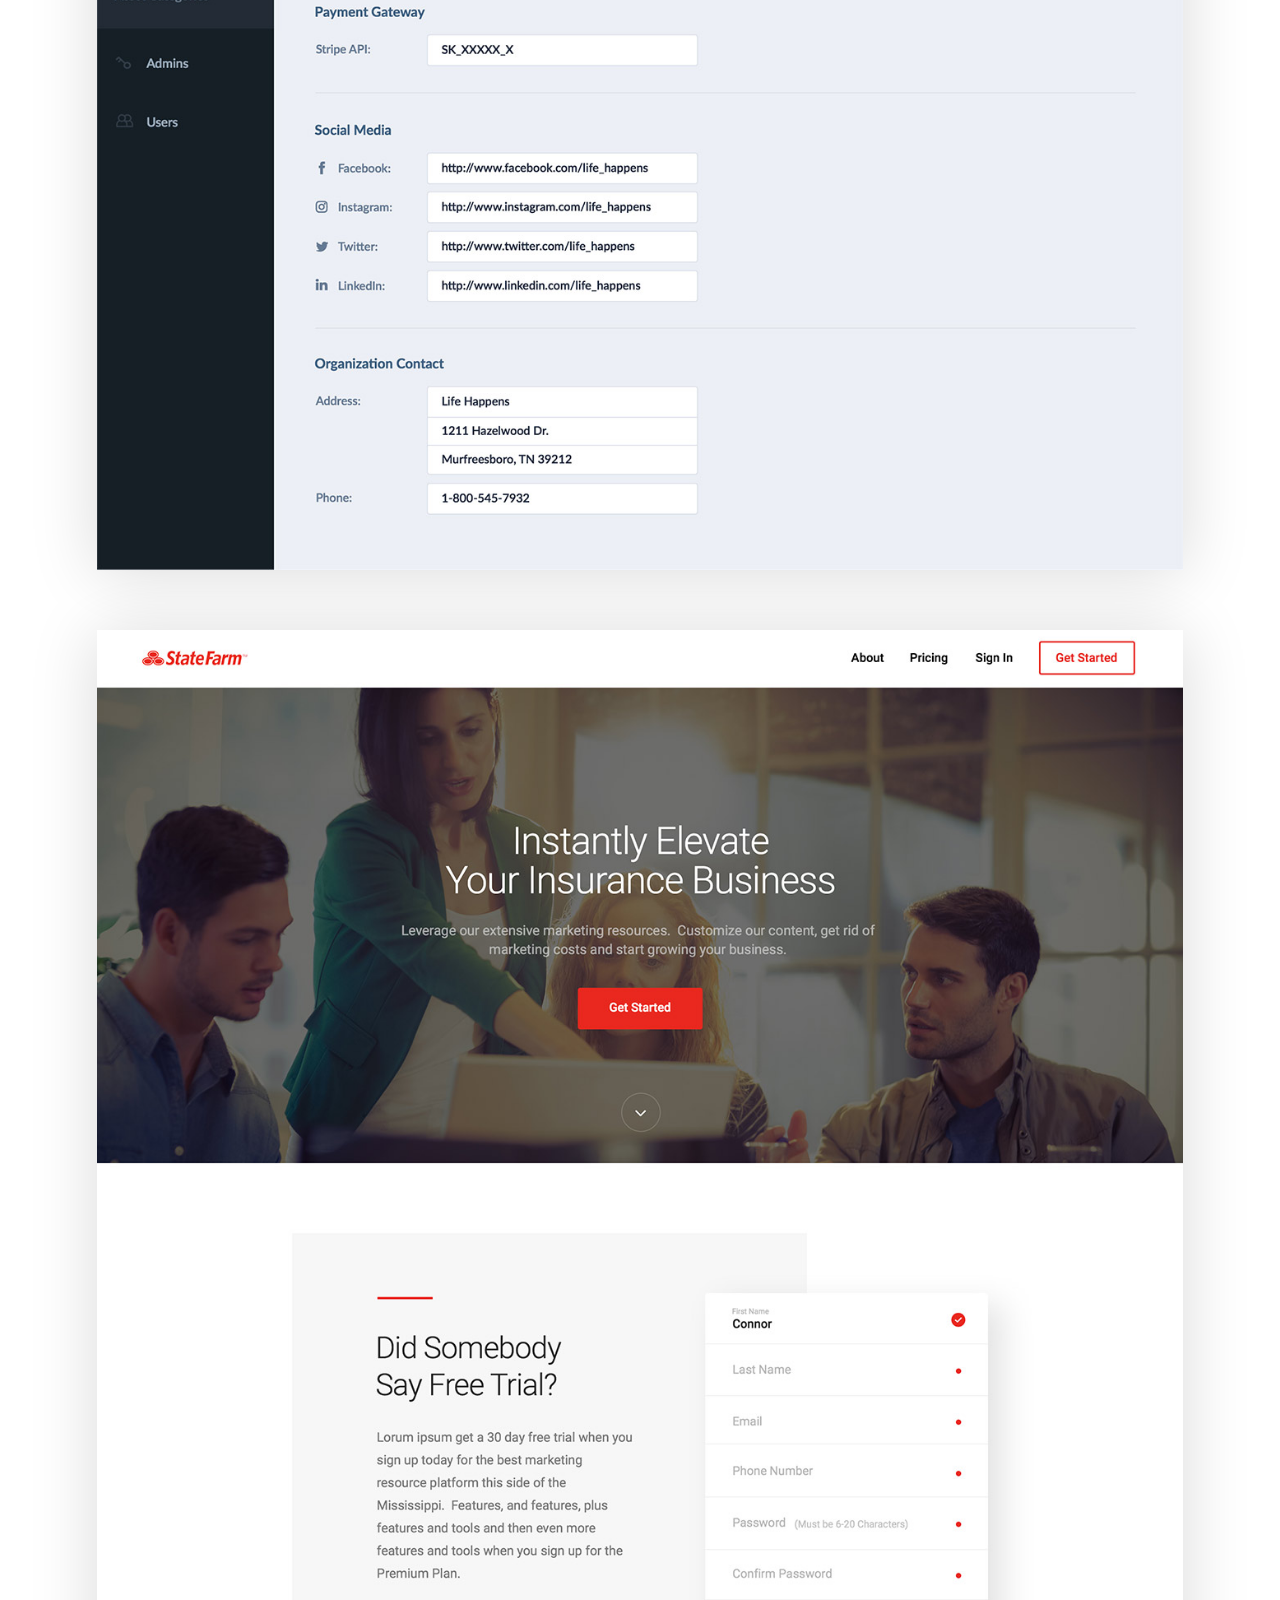
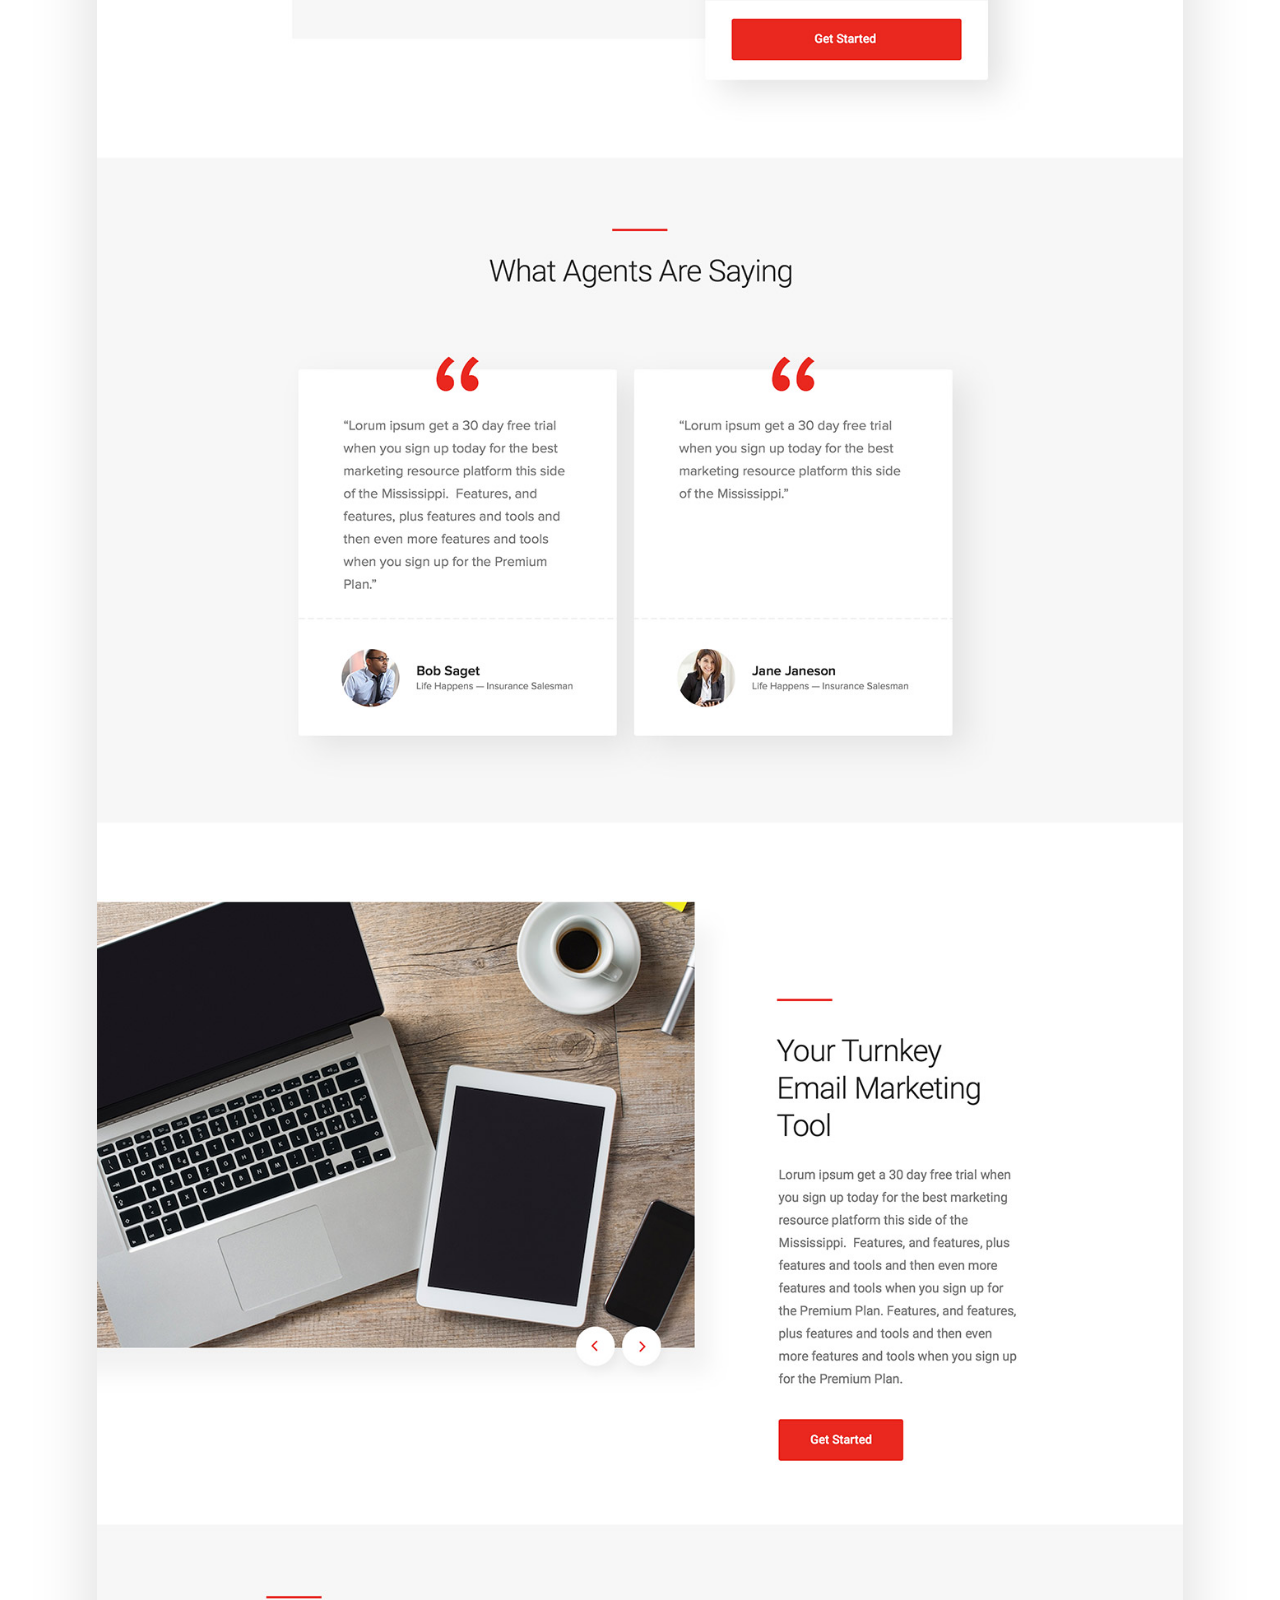
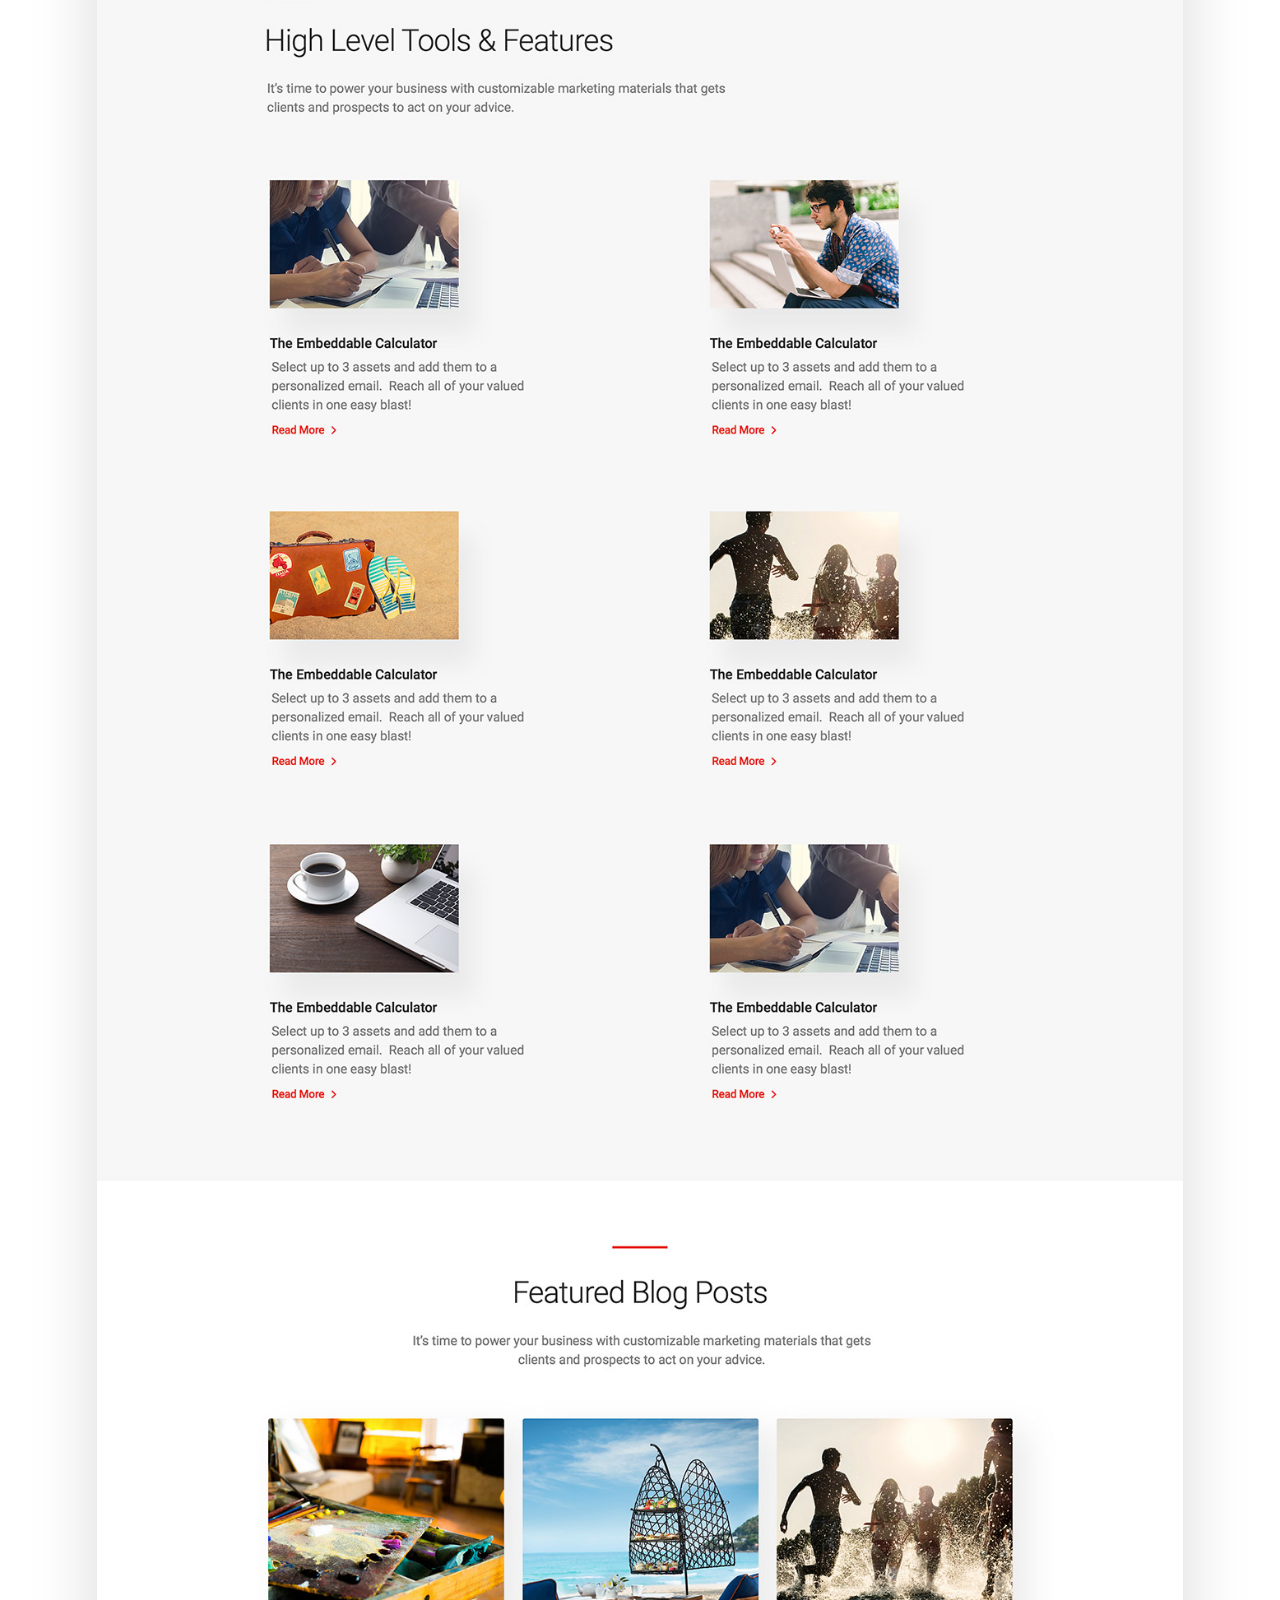
<file: life.html>
<!doctype html>
<html class="no-js" lang="">
    <head>
        <meta charset="utf-8">
        <meta http-equiv="x-ua-compatible" content="ie=edge">
        <title>Life Happens | Jae Yoon Portfolio</title>
        <meta name="description" content="">
        <meta name="viewport" content="width=device-width, initial-scale=1">

        <link rel="apple-touch-icon" href="apple-touch-icon.png">
        <!-- Place favicon.ico in the root directory -->

        <link rel="stylesheet" href="css/normalize.css">
        <link rel="stylesheet" href="css/main.css">
        <script src="js/vendor/modernizr-2.8.3.min.js"></script>
        <!-- Global Site Tag (gtag.js) - Google Analytics -->
        <script async src="https://www.googletagmanager.com/gtag/js?id=UA-72695009-1"></script>
        <script>
          window.dataLayer = window.dataLayer || [];
          function gtag(){dataLayer.push(arguments)};
          gtag('js', new Date());

          gtag('config', 'UA-72695009-1');
        </script>
    </head>
    <body>
        <div class="wrapper work initial">
            <section class="left-info initial">
                <nav class="info-nav">
                    <ul>
                        <li><a href="https://www.linkedin.com/in/hellojaeho/">LinkedIn</a></li>
                        <li><a href="https://dribbble.com/hellojaeho">Dribbble</a></li>
                        <li><a href="mailto:jae@hellojaeho.com"></a></li>
                    </ul>
                </nav>
                <div class="info-wrapper">
                    <div class="name">
                        <h1><a href="http://hellojaeho.com/#access">Jae Yoon</a></h1>
                    </div>
                    <div class="work-nav desc clearfix">
                        <h3>Work</h3>
                        <ul>
                            <li><a href="fekkai.html">Fekkai</a></li>
                            <li><a href="red.html">(RED)</a></li>
                            <li class="active"><a href="life_happens.html">Life Happens</a></li>
                            <li><a href="wyndham_hotels.html">Wyndham Hotels</a></li>
                            <li><a href="spectrum_business.html">Spectrum Business</a></li>
                            <li><a href="randco.html">R+Co</a></li>
                            <li><a href="marriott_hotels.html">Marriott Hotels</a></li>
                            <li><a href="boston_celtics">Boston Celtics</a></li>
                            <li><a href="android">Android</a></li>
                            <li class="back"><a href="index.html">Home</a></li>
                        </ul>
                    </div>
                </div>
            </section>
            <section class="right-work initial case-study clearfix">
                <div class="case-labels clearfix">
                    <p>2017</p>
                    <ul>
                        <li class="clearfix">
                            <h3>Agency</h3>
                            <p>Domani Studios</p>
                        </li>
                        <li class="clearfix">
                            <h3>Role</h3>
                            <p>Lead Design</p>
                        </li>
                    </ul>
                </div>
                <div class="case-info clearfix">
                    <div class="case-info-wrapper">
                        <h2>Life Happens</h2>
                        <p>Life Happens needed a website that allowed its customers to create their own branded website that sold Life Happens's assets with the customer's own branding applied.  I led the design for the backend CMS as well as the resulting front-end template.</p>
                    </div>
                    <div class="case-laptop">
                        <img src="img/work/life_happens/life_laptop.png">
                    </div>
                </div>
                <!-- <a href="">
                    <li>
                        <div class="work-desc clearfix">
                            <div class="work-label clearfix">
                                <span>2016</span>
                                <div class="work-name">
                                    <h2>(RED)</h2>
                                    <p>Lead Design</p>
                                </div>
                            </div>
                            <div class="work-no">2</div>
                        </div>
                        <div class="work-img">
                            <img src="img/work/red.jpg">
                        </div>
                    </li>
                </a> -->

            </section>
            <div class="case-images">
                <div class="full">
                    <img src="img/work/life_happens/life_1.jpg">
                    <img src="img/work/life_happens/life_2.jpg">
                    <img src="img/work/life_happens/life_3.jpg">
                    <img src="img/work/life_happens/life_4.jpg">
                    <img src="img/work/life_happens/life_5.jpg">
                    <img src="img/work/life_happens/life_6.jpg">
                    <img src="img/work/life_happens/life_7.jpg">
                    <img src="img/work/life_happens/life_8.jpg">
                    <img src="img/work/life_happens/life_9.jpg">
                    <img src="img/work/life_happens/life_10.jpg">
                    <img src="img/work/life_happens/life_11.jpg">
                    <img src="img/work/life_happens/life_12.jpg">
                    <img src="img/work/life_happens/life_13.jpg">
                    <img src="img/work/life_happens/life_14.jpg">
                    <img src="img/work/life_happens/life_15.jpg">
                    <img src="img/work/life_happens/life_16.jpg">
                    <img src="img/work/life_happens/life_17.jpg">
                    <img src="img/work/life_happens/life_18.jpg">
                </div>
            </div>

            <div class="next">
                <ul>
                    <li><a href="wyndham_hotels">Next</a></li>
                    <li><a class="top">Top</a></li>
                    <li><a href="http://hellojaeho.com/#access">Home</a></li>
                </ul>
            </div>

            <div class="mobile-case-nav">
                <ul>
                    <li><a href="wyndham_hotels">Next</a></li>
                    <li><a href="http://hellojaeho.com/#access">Home</a></li>
                </ul>
            </div>

            <section class="mobile-left-info">
                <div class="info-wrapper">
                    <div class="name">
                        <h1><a href="http://hellojaeho.com/#access">Jae Yoon</a></h1>
                    </div>
                </div>
                <nav class="info-nav">
                    <ul>
                        <li><a href="https://www.linkedin.com/in/hellojaeho/">LinkedIn</a></li>
                        <li><a href="https://dribbble.com/hellojaeho">Dribbble</a></li>
                        <li><a href="mailto:jae@hellojaeho.com"></a></li>
                    </ul>
                </nav>
            </section>
        </div>

        <script src="https://code.jquery.com/jquery-1.12.0.min.js"></script>
        <script>window.jQuery || document.write('<script src="js/vendor/jquery-1.12.0.min.js"><\/script>')</script>
        <script src="js/plugins.js"></script>
        <script src="js/main.js"></script>

        <!-- Google Analytics: change UA-XXXXX-X to be your site's ID. -->
        <script>
            (function(b,o,i,l,e,r){b.GoogleAnalyticsObject=l;b[l]||(b[l]=
            function(){(b[l].q=b[l].q||[]).push(arguments)});b[l].l=+new Date;
            e=o.createElement(i);r=o.getElementsByTagName(i)[0];
            e.src='https://www.google-analytics.com/analytics.js';
            r.parentNode.insertBefore(e,r)}(window,document,'script','ga'));
            ga('create','UA-XXXXX-X','auto');ga('send','pageview');
        </script>
    </body>
</html>
</file>
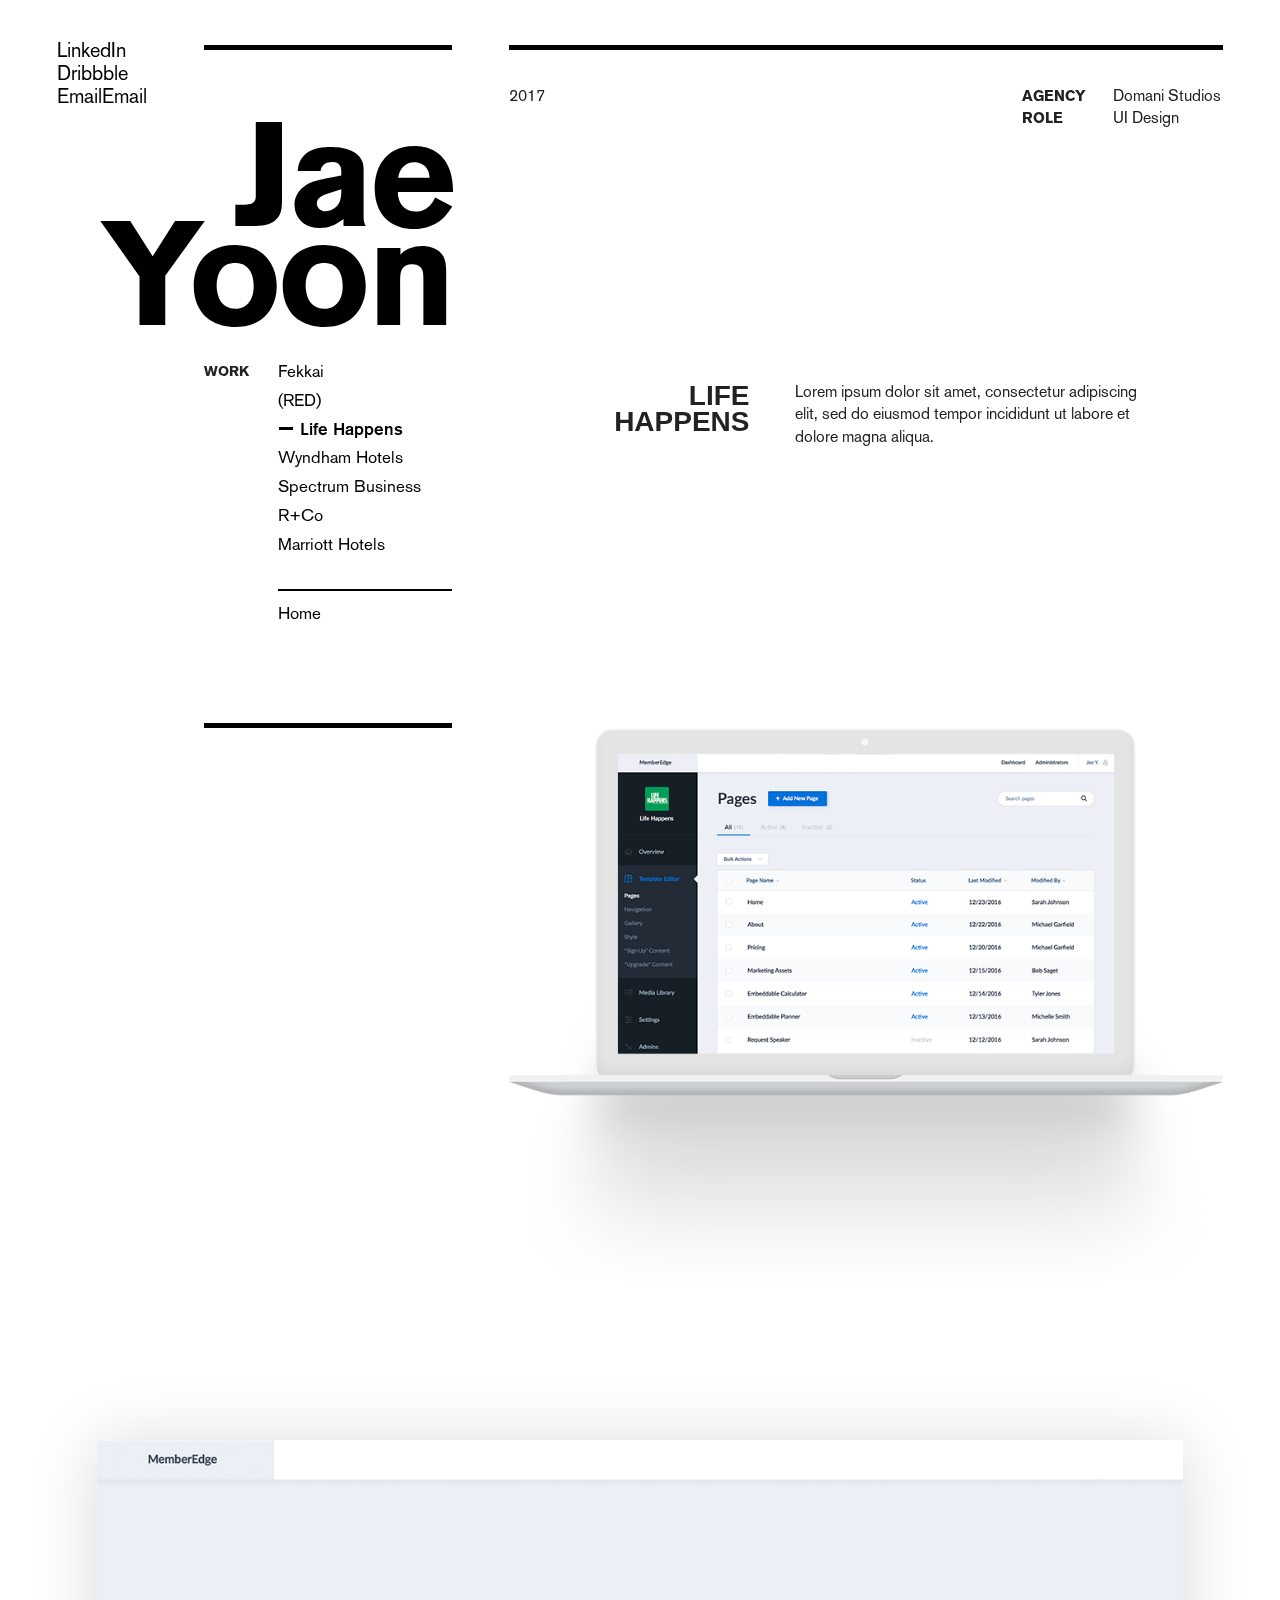
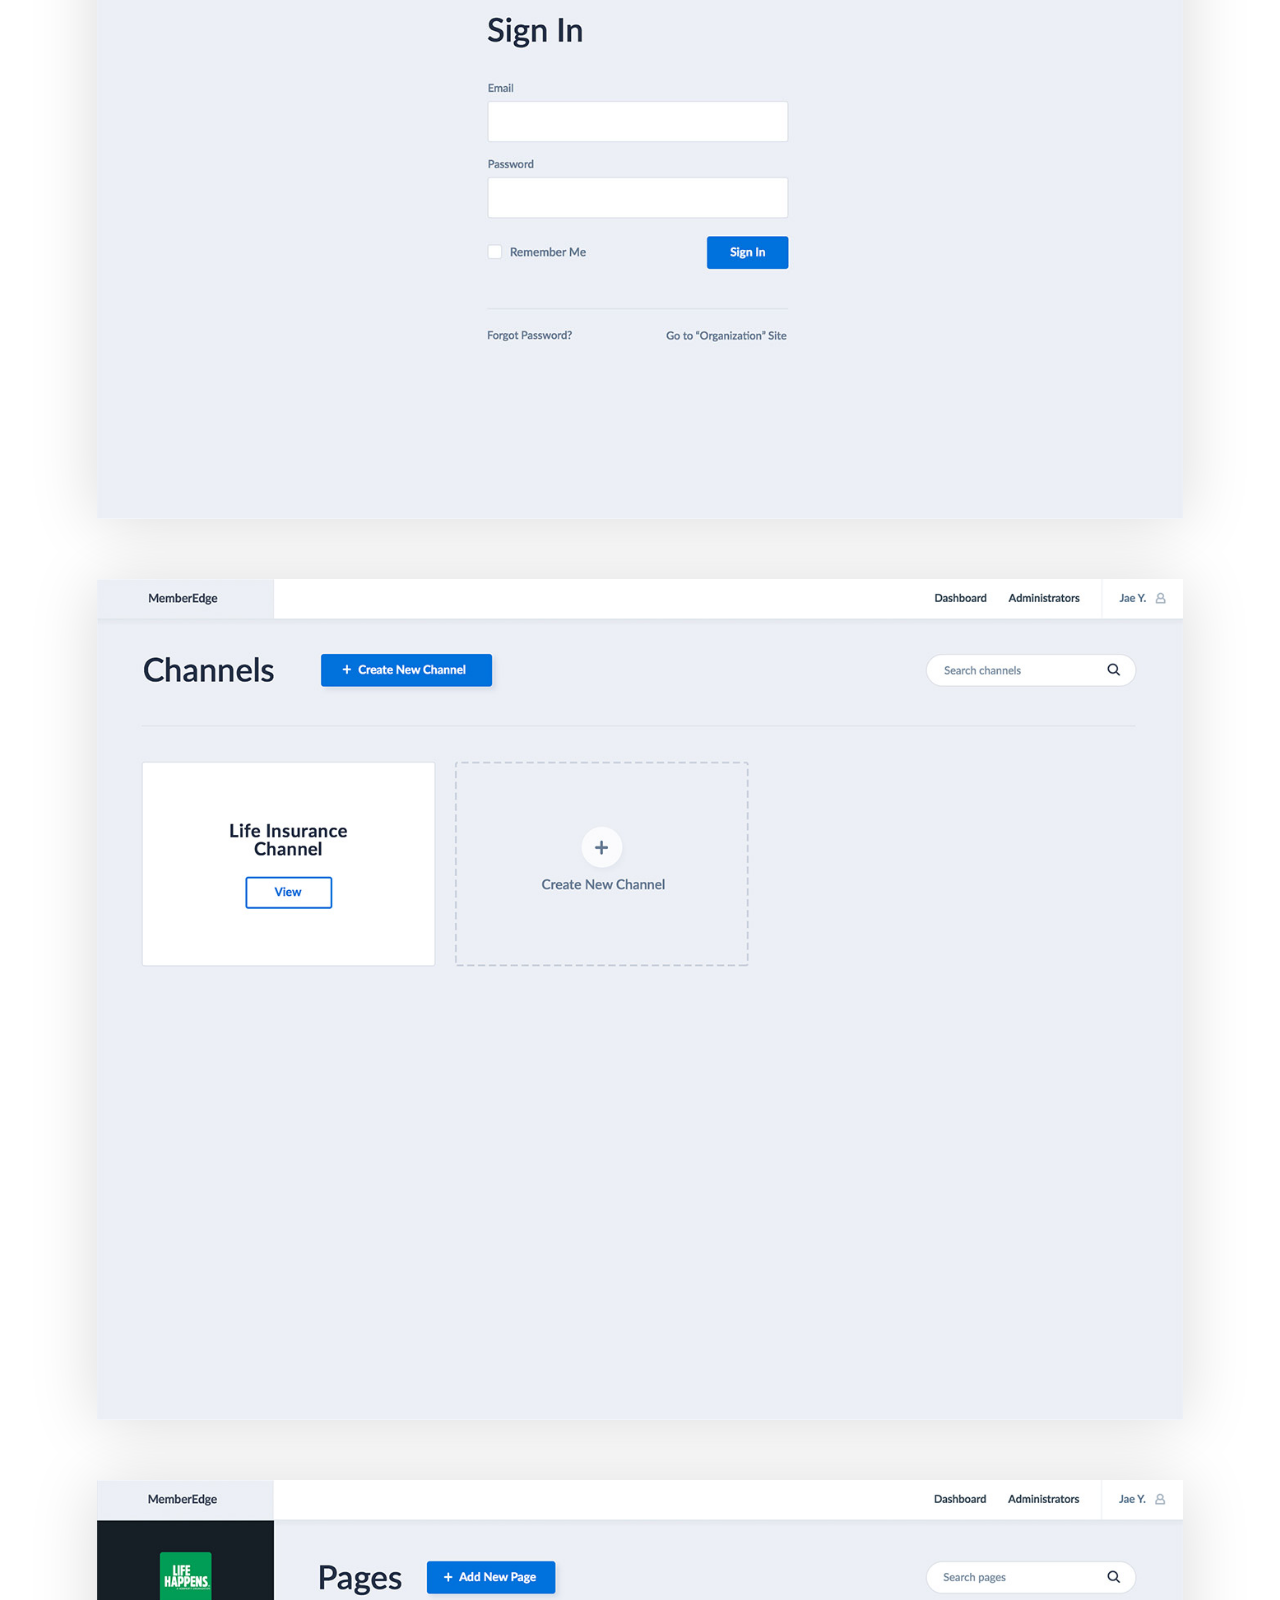
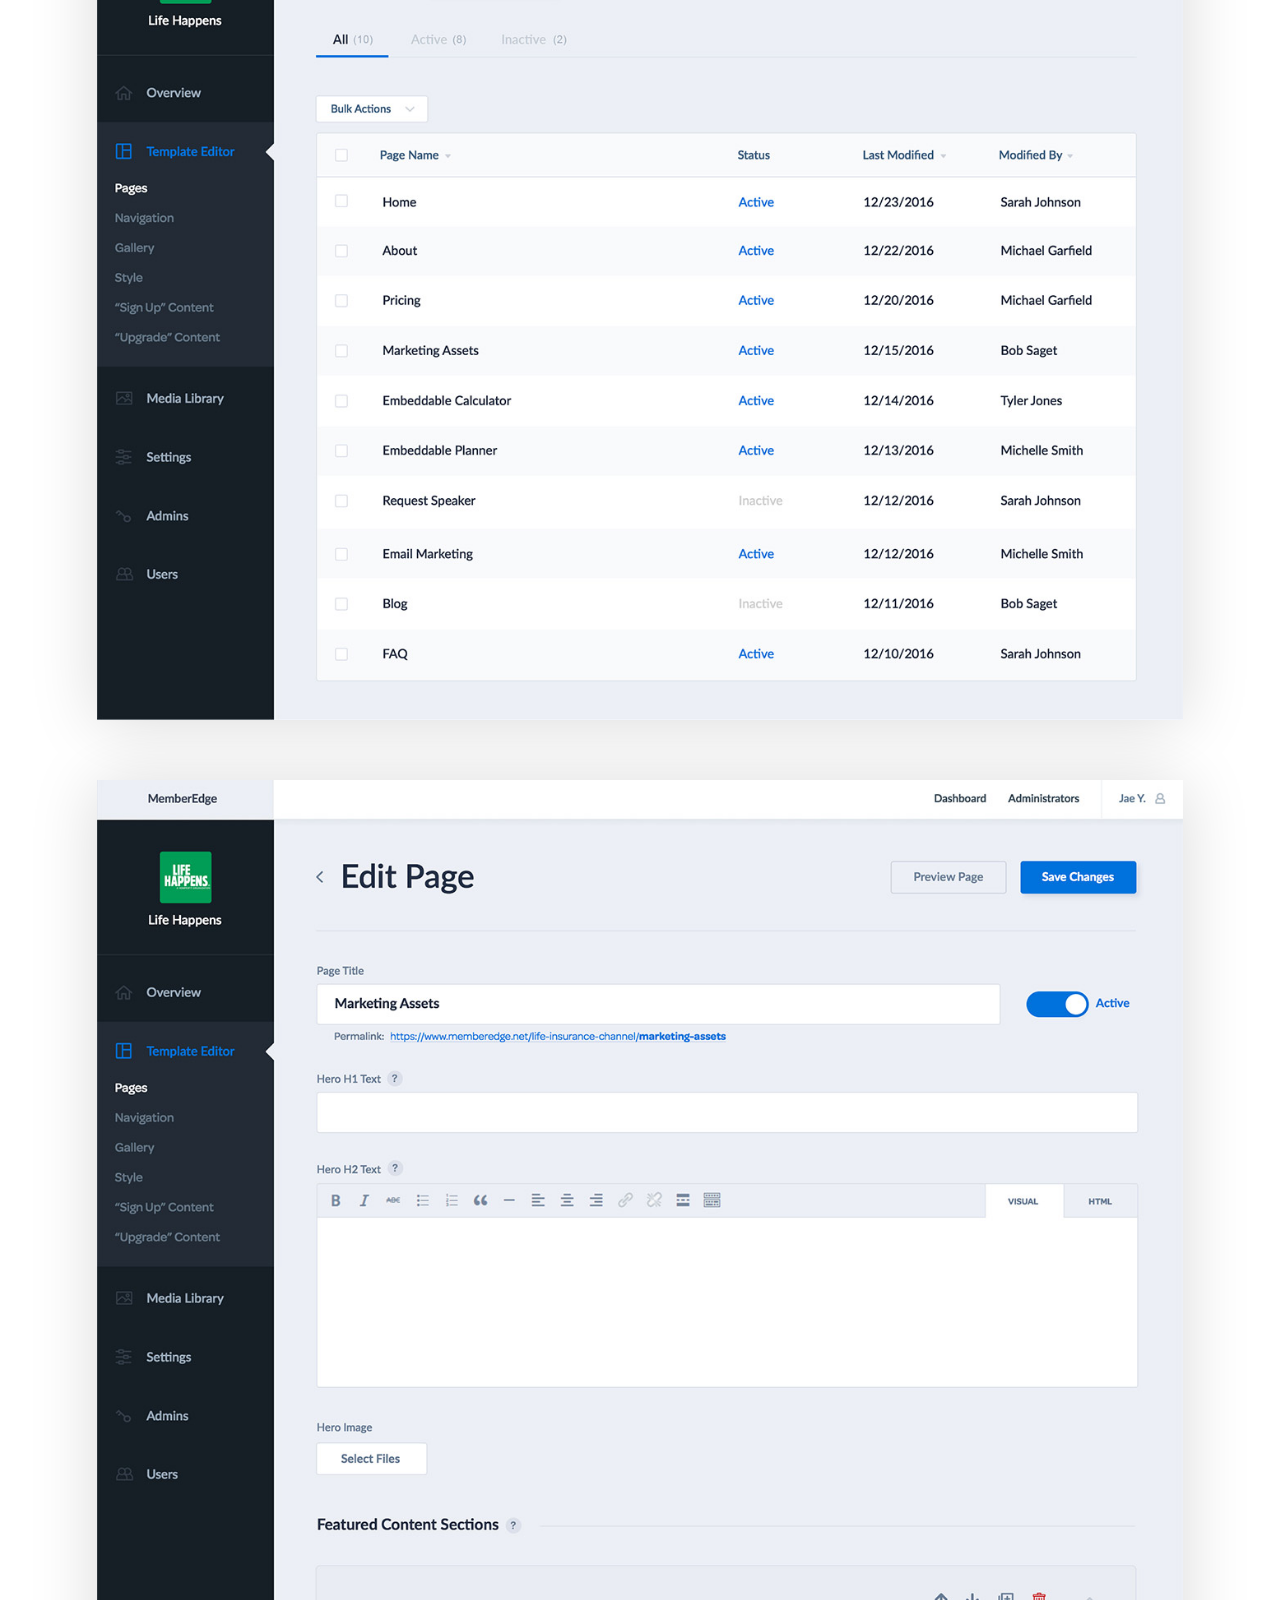
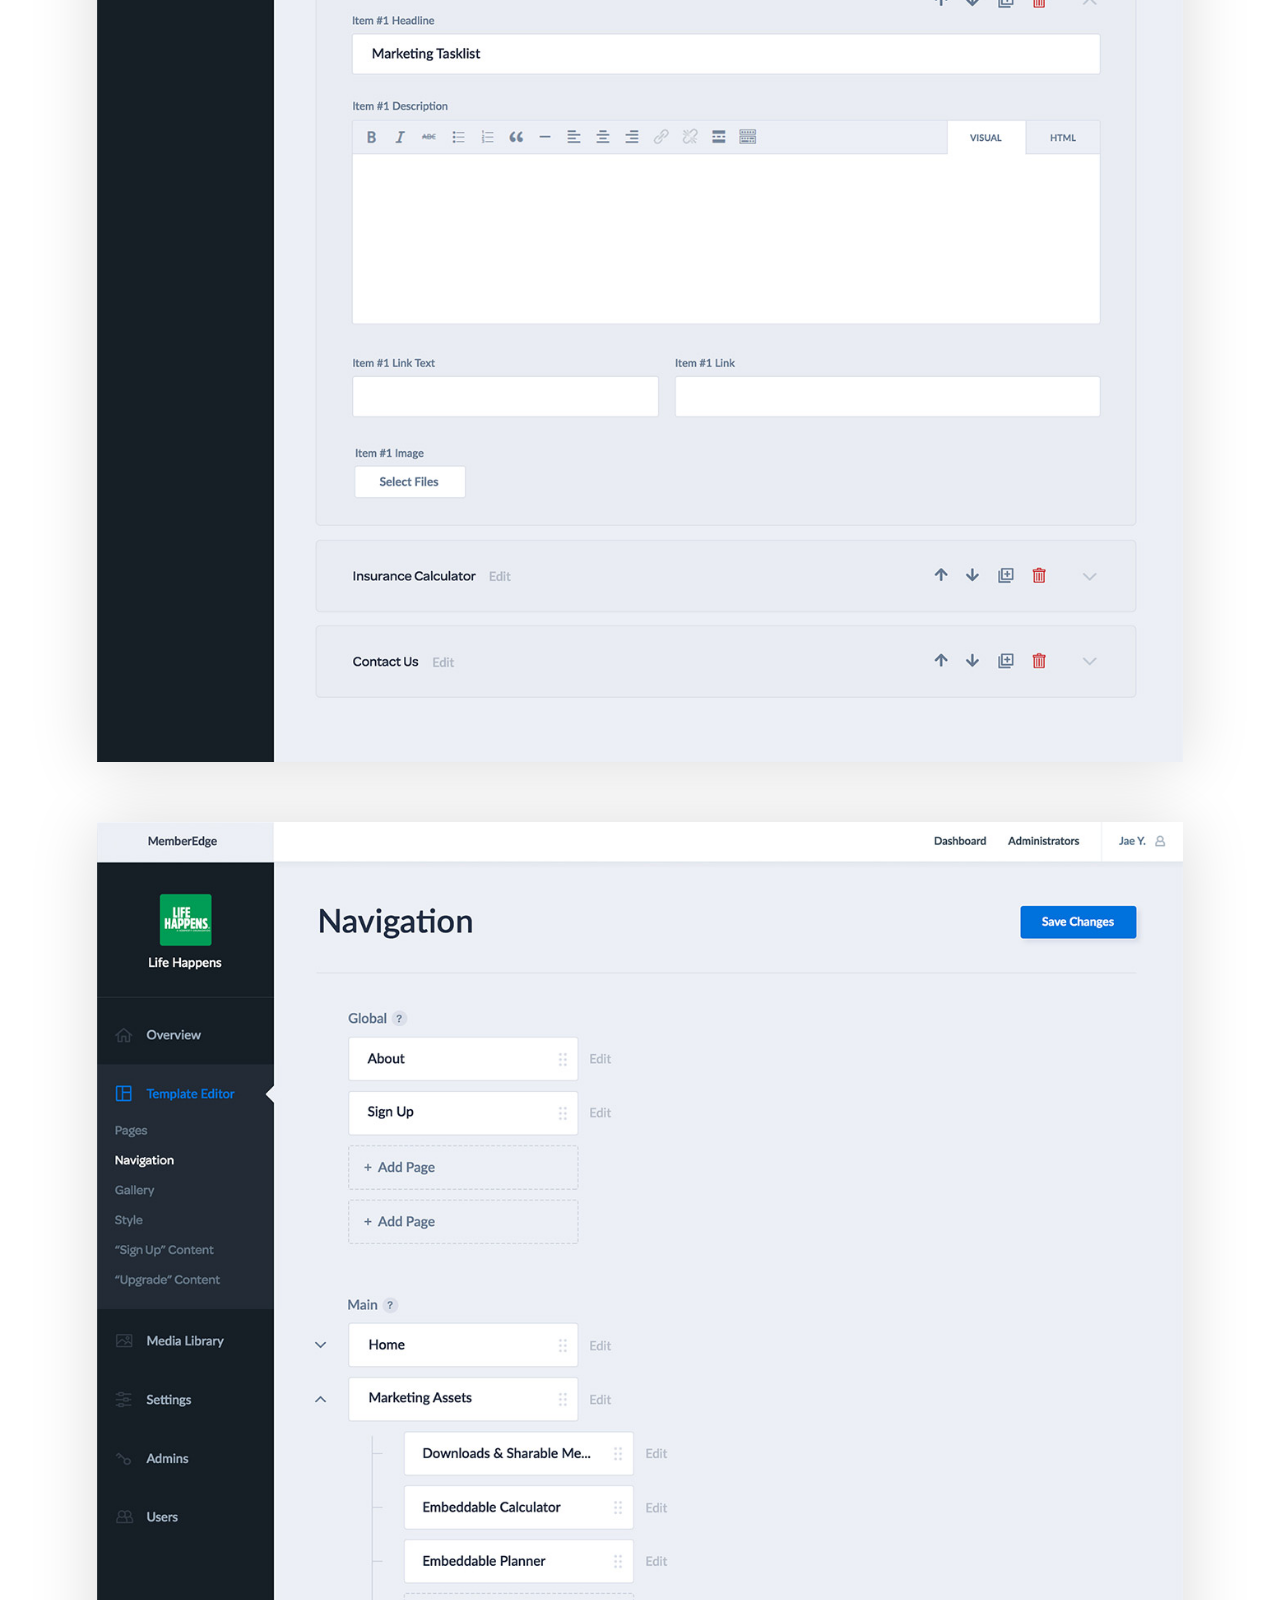
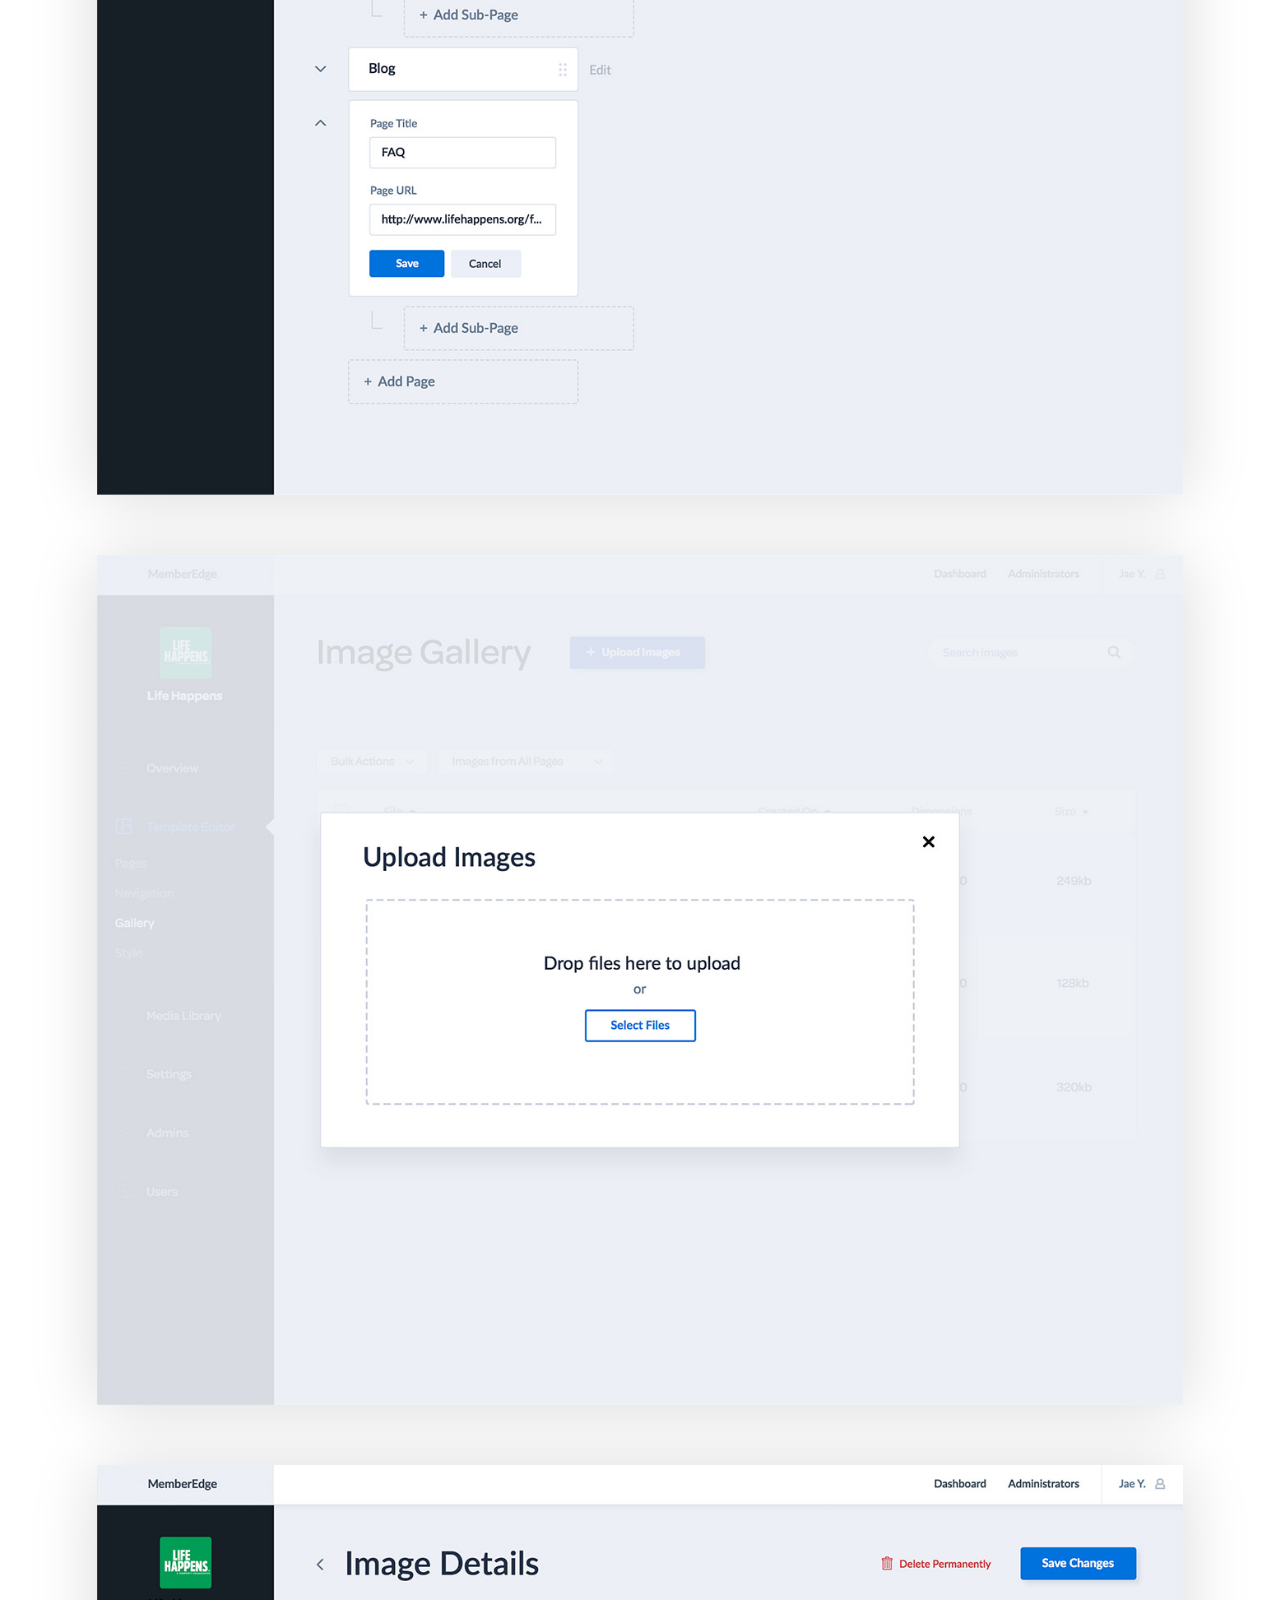
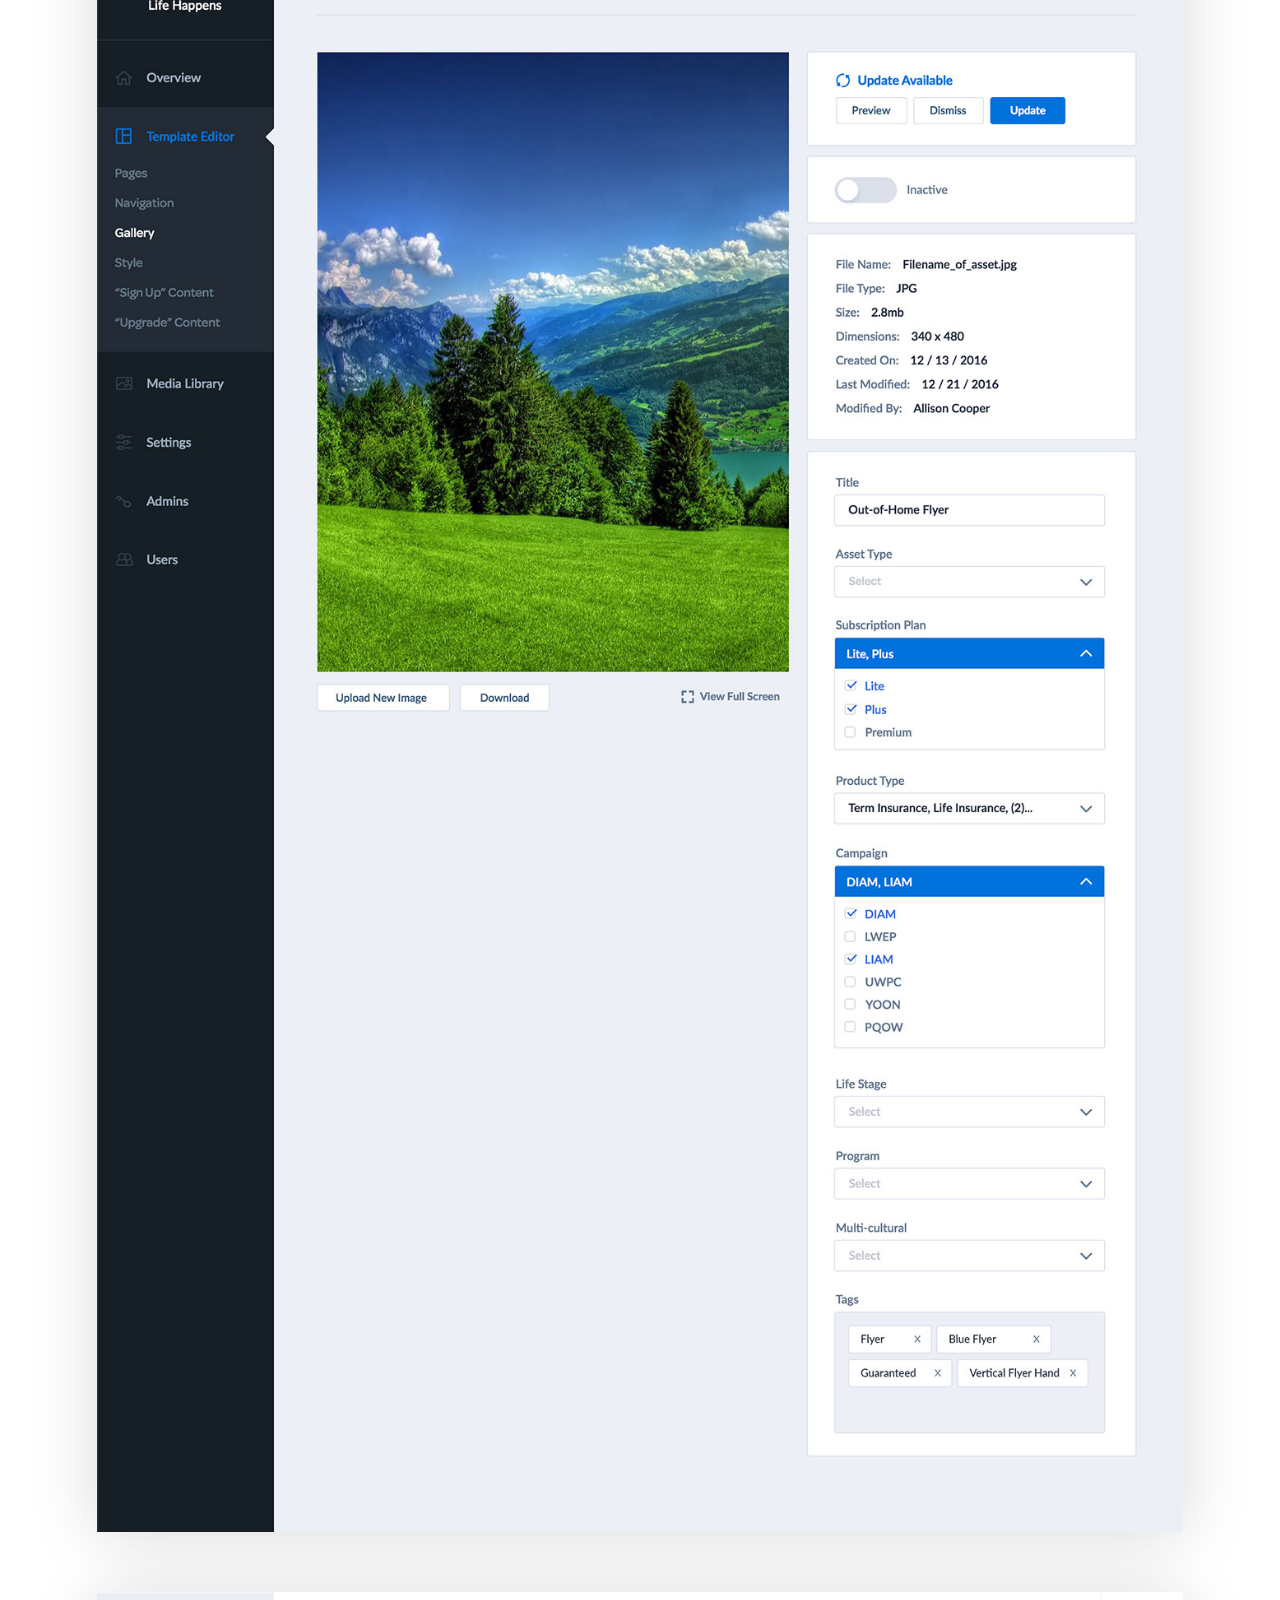
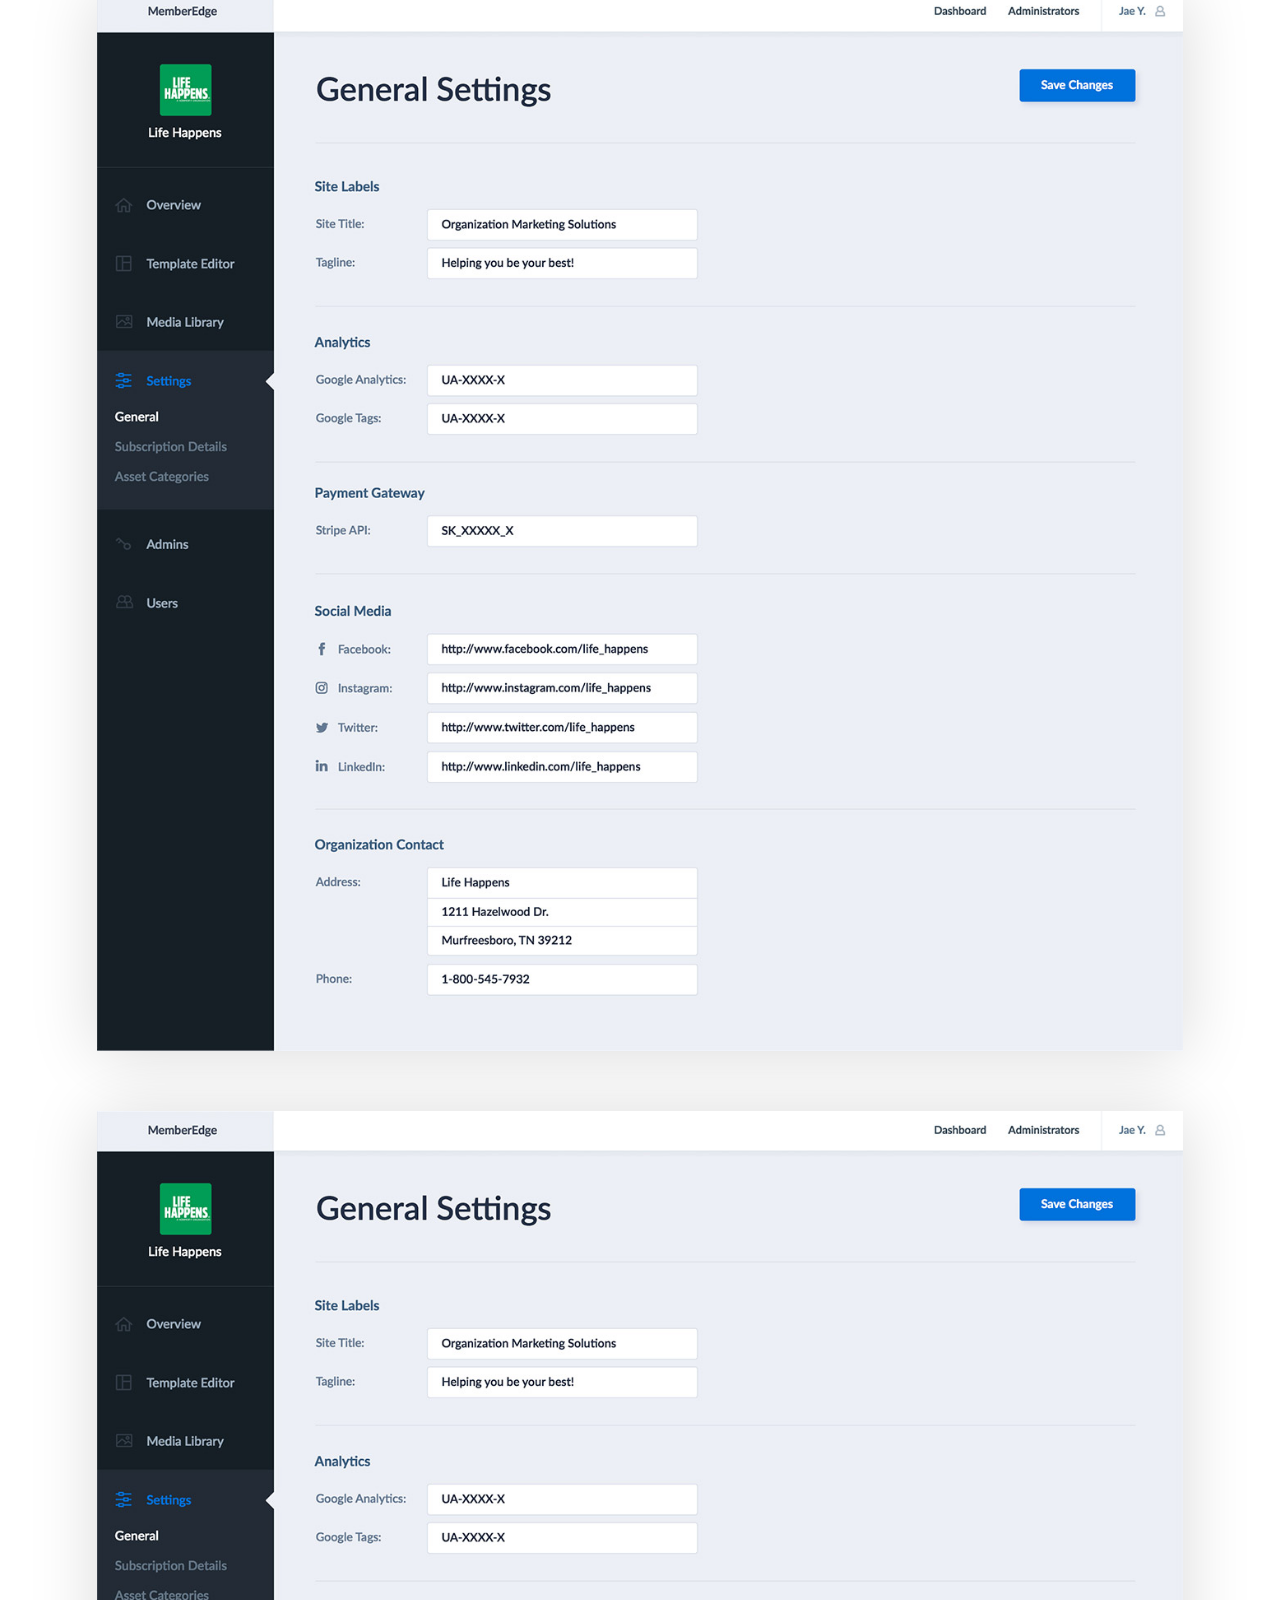
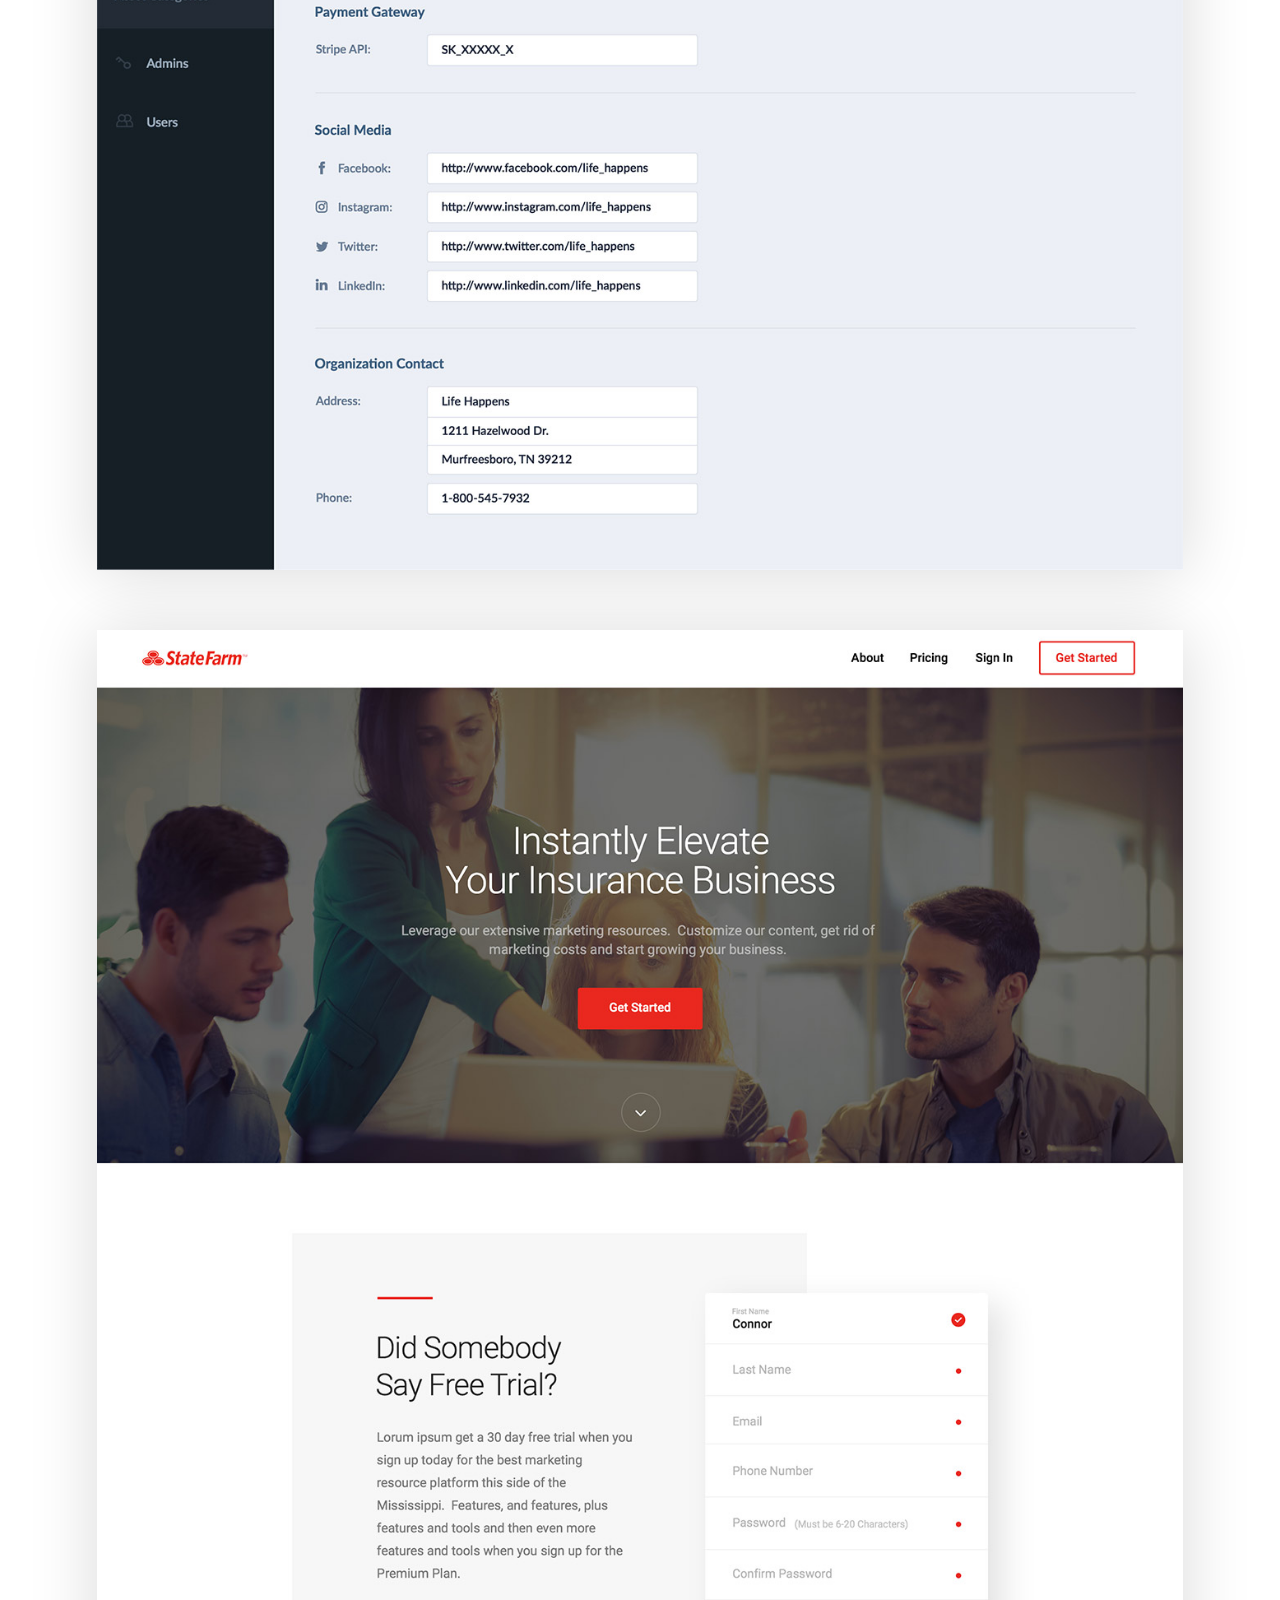
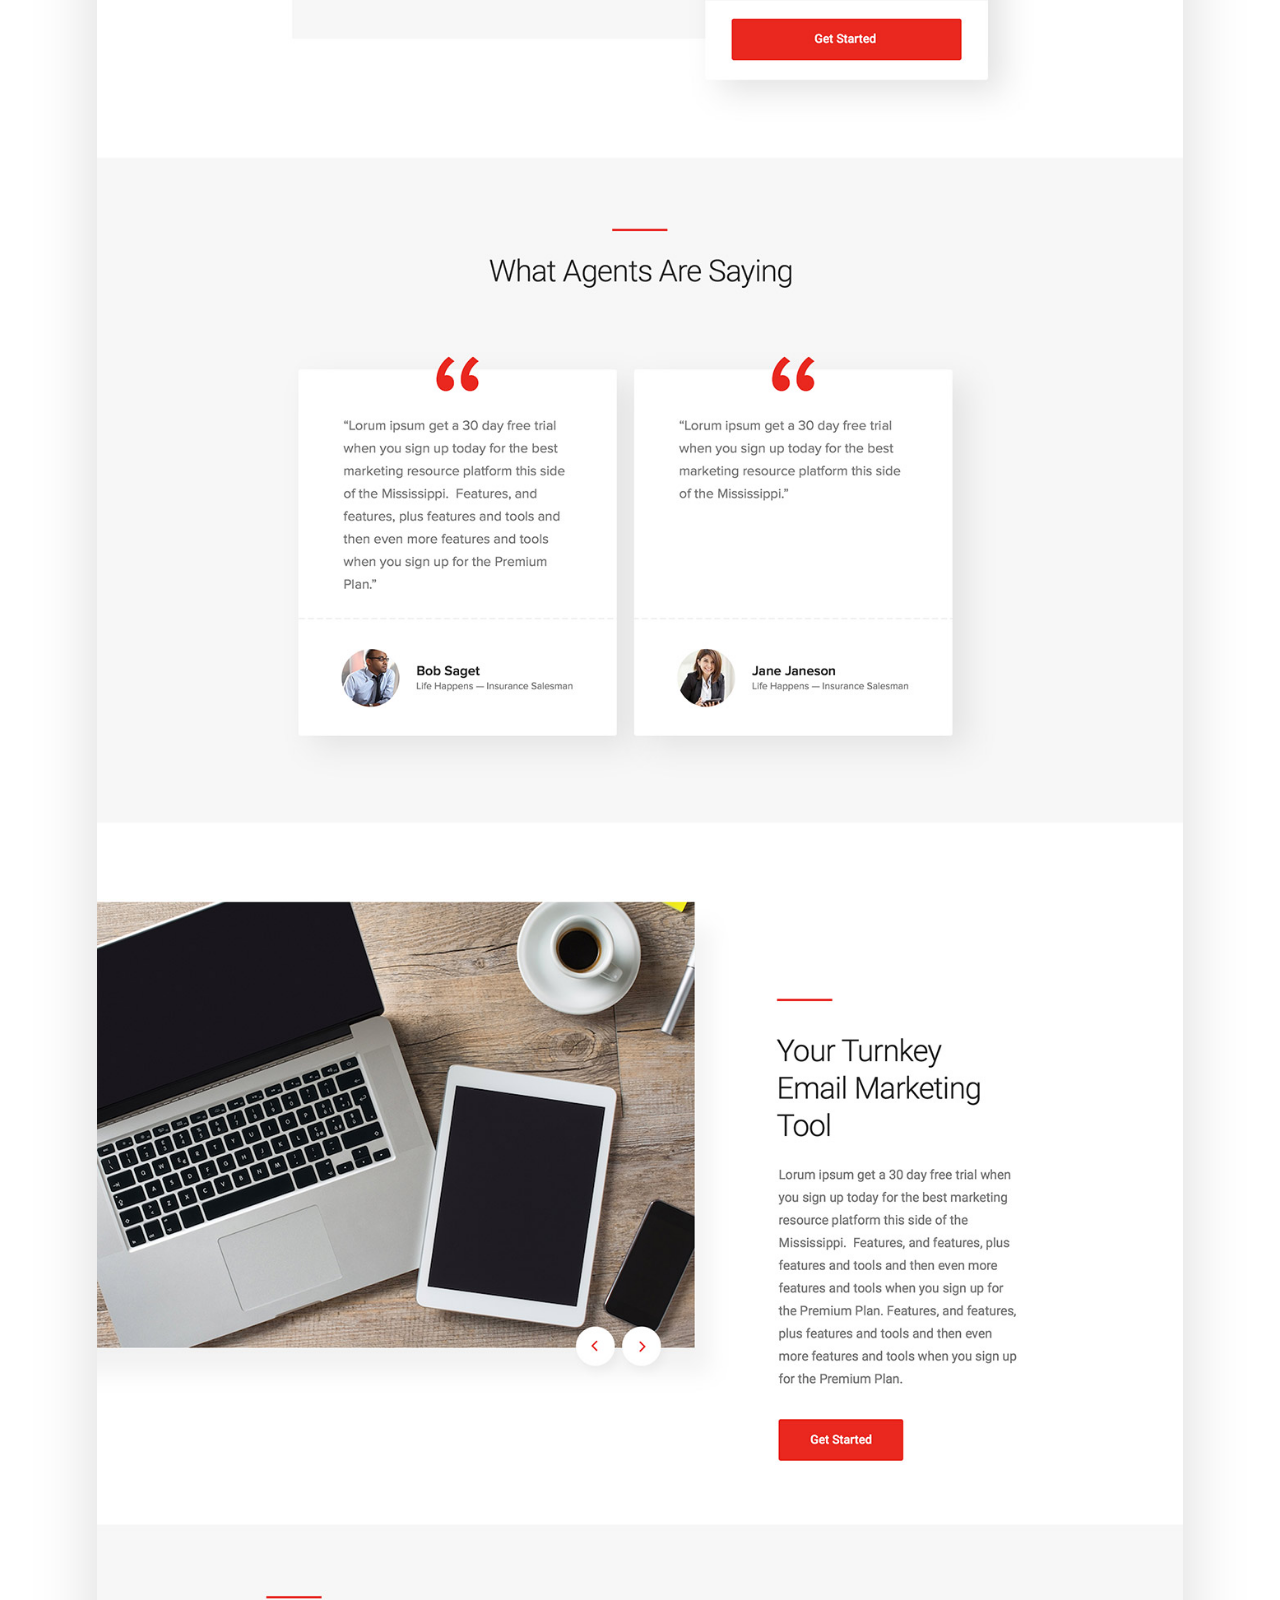
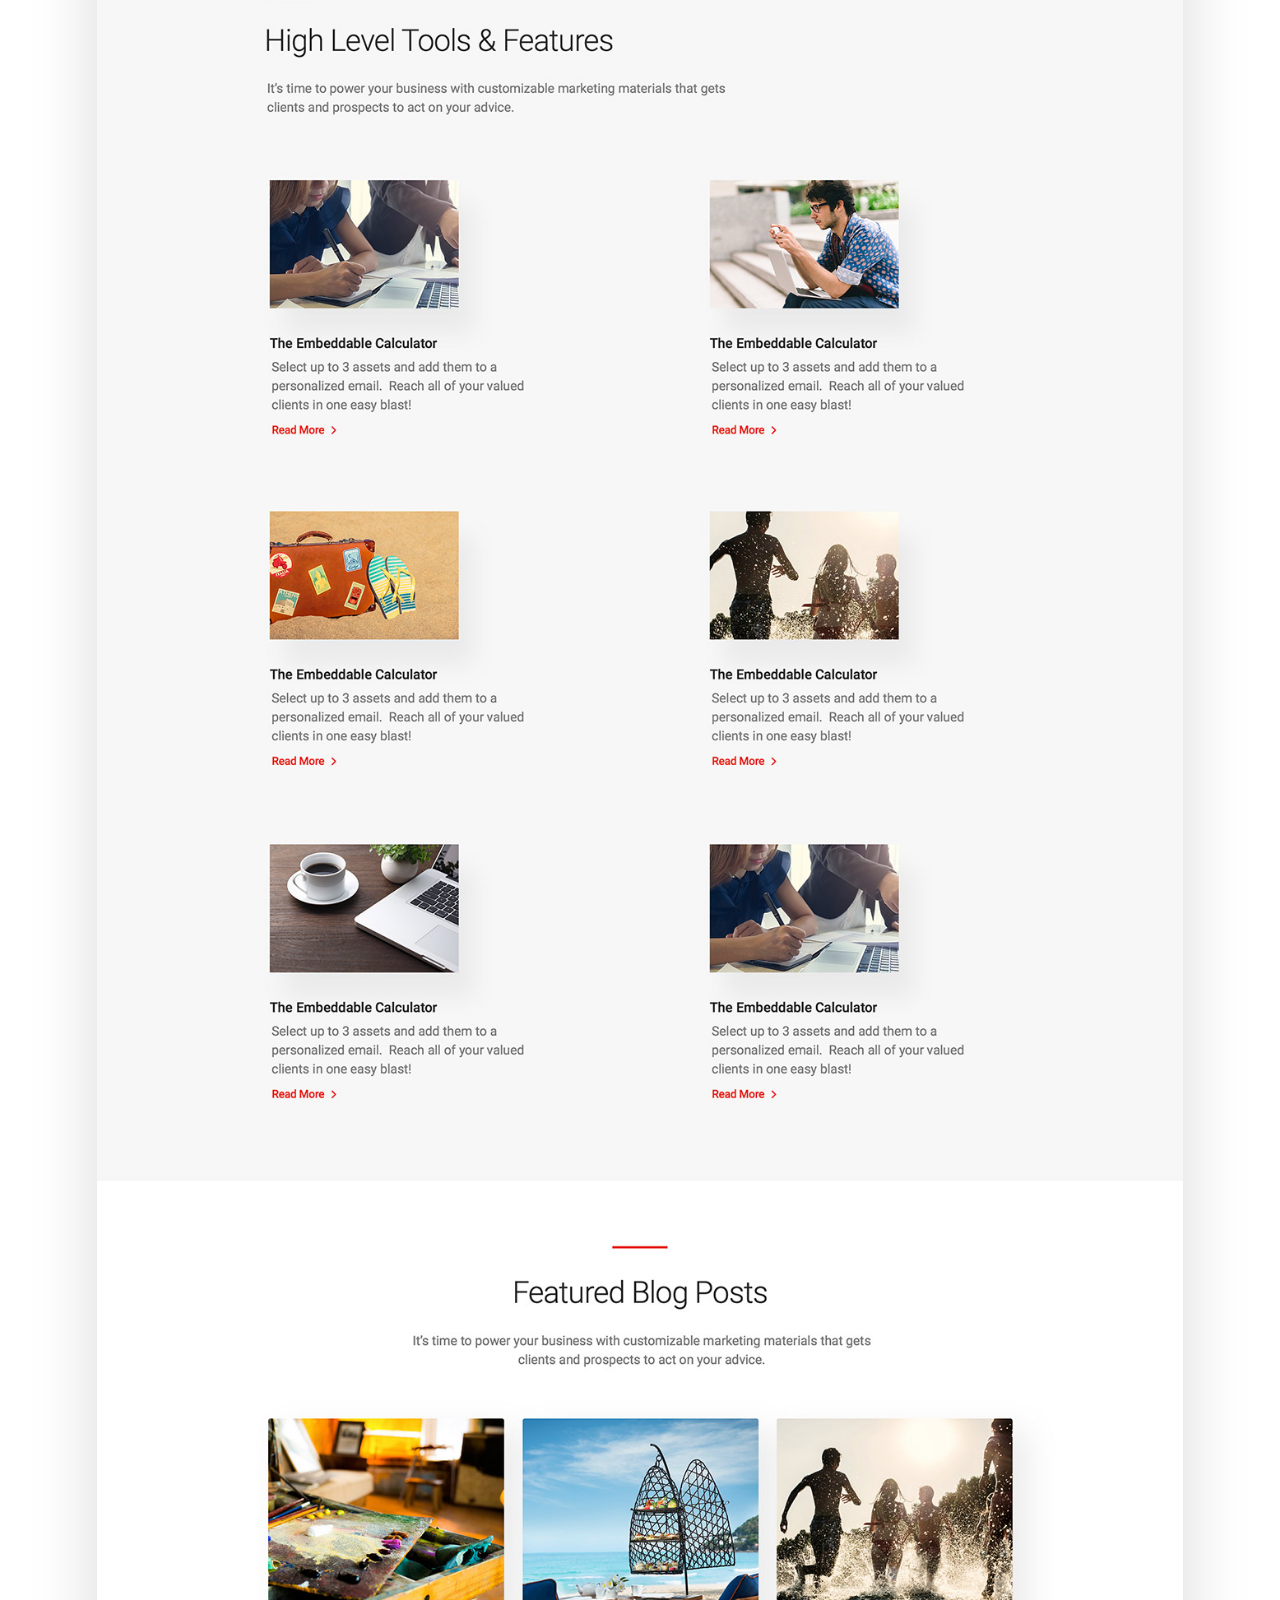
<file: life_happens.html>
<!doctype html>
<html class="no-js" lang="">
    <head>
        <meta charset="utf-8">
        <meta http-equiv="x-ua-compatible" content="ie=edge">
        <title>Life Happens | Jae Yoon Portfolio</title>
        <meta name="description" content="">
        <meta name="viewport" content="width=device-width, initial-scale=1">

        <link rel="apple-touch-icon" href="apple-touch-icon.png">
        <!-- Place favicon.ico in the root directory -->

        <link rel="stylesheet" href="css/normalize.css">
        <link rel="stylesheet" href="css/main.css">
        <script src="js/vendor/modernizr-2.8.3.min.js"></script>
    </head>
    <body>
        <div class="wrapper work initial">
            <section class="left-info initial">
                <nav class="info-nav">
                    <ul>
                        <li><a href="https://www.linkedin.com/in/hellojaeho/">LinkedIn</a></li>
                        <li><a href="https://dribbble.com/hellojaeho">Dribbble</a></li>
                        <li><a href="mailto:jae@hellojaeho.com">Email</a></li>
                    </ul>
                </nav>
                <div class="info-wrapper">
                    <div class="name">
                        <h1><a href="http://hellojaeho.com/#access">Jae Yoon</a></h1>
                    </div>
                    <div class="work-nav desc clearfix">
                        <h3>Work</h3>
                        <ul>
                            <li><a href="fekkai">Fekkai</a></li>
                            <li><a href="red">(RED)</a></li>
                            <li class="active"><a href="life">Life Happens</a></li>
                            <li><a href="wyndham_hotels">Wyndham Hotels</a></li>
                            <li><a href="spectrum_business">Spectrum Business</a></li>
                            <li><a href="randco">R+Co</a></li>
                            <li><a href="marriott_hotels">Marriott Hotels</a></li>
                            <li class="back"><a href="http://hellojaeho.com/#access">Home</a></li>
                        </ul>
                    </div>
                </div>
            </section>
            <section class="right-work initial case-study clearfix">
                <div class="case-labels clearfix">
                    <p>2017</p>
                    <ul>
                        <li class="clearfix">
                            <h3>Agency</h3>
                            <p>Domani Studios</p>
                        </li>
                        <li class="clearfix">
                            <h3>Role</h3>
                            <p>UI Design</p>
                        </li>
                    </ul>
                </div>
                <div class="case-info clearfix">
                    <div class="case-info-wrapper">
                        <h2>Life Happens</h2>
                        <p>Lorem ipsum dolor sit amet, consectetur adipiscing elit, sed do eiusmod tempor incididunt ut labore et dolore magna aliqua.</p>
                    </div>
                    <div class="case-laptop">
                        <img src="img/work/life_happens/life_laptop.png">
                    </div>
                </div>
                <!-- <a href="">
                    <li>
                        <div class="work-desc clearfix">
                            <div class="work-label clearfix">
                                <span>2016</span>
                                <div class="work-name">
                                    <h2>(RED)</h2>
                                    <p>Lead Design</p>
                                </div>
                            </div>
                            <div class="work-no">2</div>
                        </div>
                        <div class="work-img">
                            <img src="img/work/red.jpg">
                        </div>
                    </li>
                </a> -->

            </section>
            <div class="case-images">
                <div class="full">
                    <img src="img/work/life_happens/life_1.jpg">
                    <img src="img/work/life_happens/life_2.jpg">
                    <img src="img/work/life_happens/life_3.jpg">
                    <img src="img/work/life_happens/life_4.jpg">
                    <img src="img/work/life_happens/life_5.jpg">
                    <img src="img/work/life_happens/life_6.jpg">
                    <img src="img/work/life_happens/life_7.jpg">
                    <img src="img/work/life_happens/life_8.jpg">
                    <img src="img/work/life_happens/life_9.jpg">
                    <img src="img/work/life_happens/life_10.jpg">
                    <img src="img/work/life_happens/life_11.jpg">
                    <img src="img/work/life_happens/life_12.jpg">
                    <img src="img/work/life_happens/life_13.jpg">
                    <img src="img/work/life_happens/life_14.jpg">
                    <img src="img/work/life_happens/life_15.jpg">
                    <img src="img/work/life_happens/life_16.jpg">
                    <img src="img/work/life_happens/life_17.jpg">
                    <img src="img/work/life_happens/life_18.jpg">
                </div>
            </div>

            <div class="next">
                <ul>
                    <li><a href="wyndham_hotels">Next</a></li>
                    <li><a class="top">Top</a></li>
                    <li><a href="http://hellojaeho.com/#access">Home</a></li>
                </ul>
            </div>

            <div class="mobile-case-nav">
                <ul>
                    <li><a href="wyndham_hotels">Next</a></li>
                    <li><a href="http://hellojaeho.com/#access">Home</a></li>
                </ul>
            </div>

            <section class="mobile-left-info">
                <div class="info-wrapper">
                    <div class="name">
                        <h1><a href="http://hellojaeho.com/#access">Jae Yoon</a></h1>
                    </div>
                </div>
                <nav class="info-nav">
                    <ul>
                        <li><a href="https://www.linkedin.com/in/hellojaeho/">LinkedIn</a></li>
                        <li><a href="https://dribbble.com/hellojaeho">Dribbble</a></li>
                        <li><a href="mailto:jae@hellojaeho.com">Email</a></li>
                    </ul>
                </nav>
            </section>
        </div>

        <script src="https://code.jquery.com/jquery-1.12.0.min.js"></script>
        <script>window.jQuery || document.write('<script src="js/vendor/jquery-1.12.0.min.js"><\/script>')</script>
        <script src="js/plugins.js"></script>
        <script src="js/main.js"></script>

        <!-- Google Analytics: change UA-XXXXX-X to be your site's ID. -->
        <script>
            (function(b,o,i,l,e,r){b.GoogleAnalyticsObject=l;b[l]||(b[l]=
            function(){(b[l].q=b[l].q||[]).push(arguments)});b[l].l=+new Date;
            e=o.createElement(i);r=o.getElementsByTagName(i)[0];
            e.src='https://www.google-analytics.com/analytics.js';
            r.parentNode.insertBefore(e,r)}(window,document,'script','ga'));
            ga('create','UA-XXXXX-X','auto');ga('send','pageview');
        </script>
    </body>
</html>
</file>
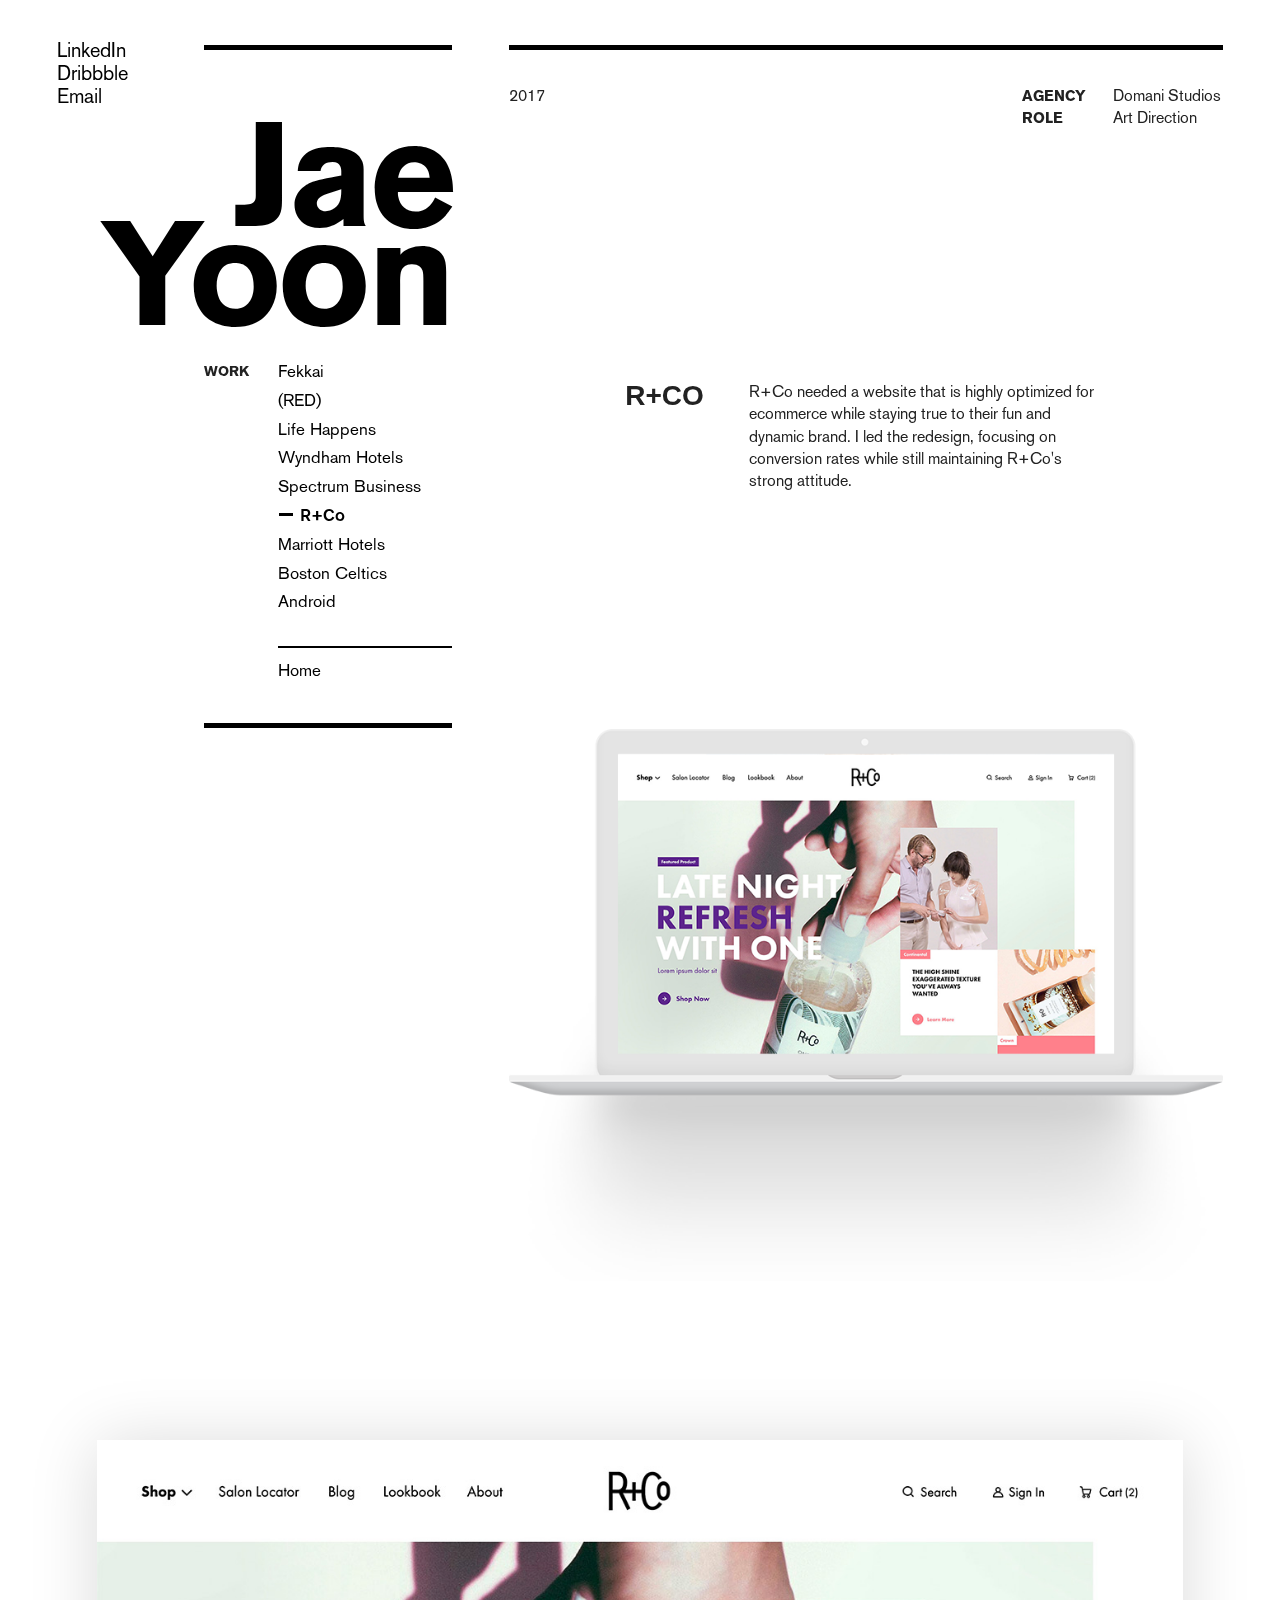
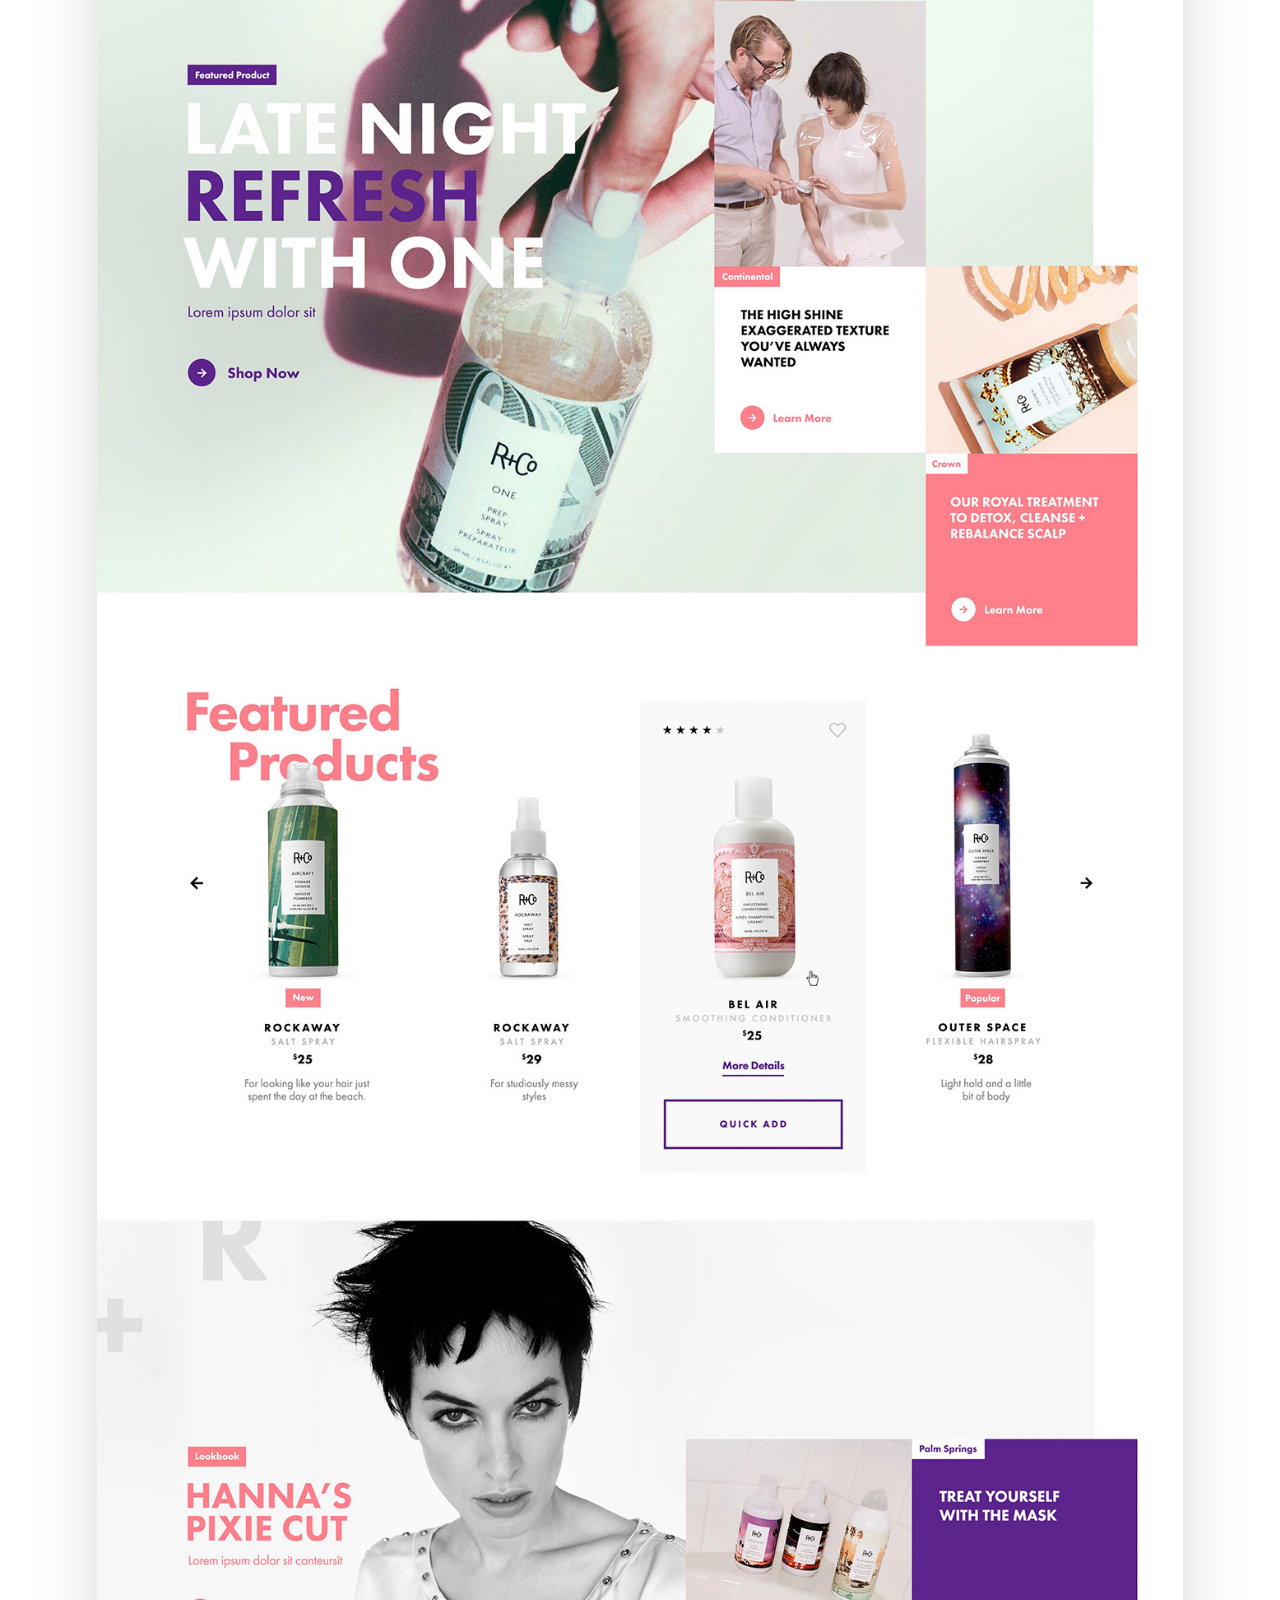
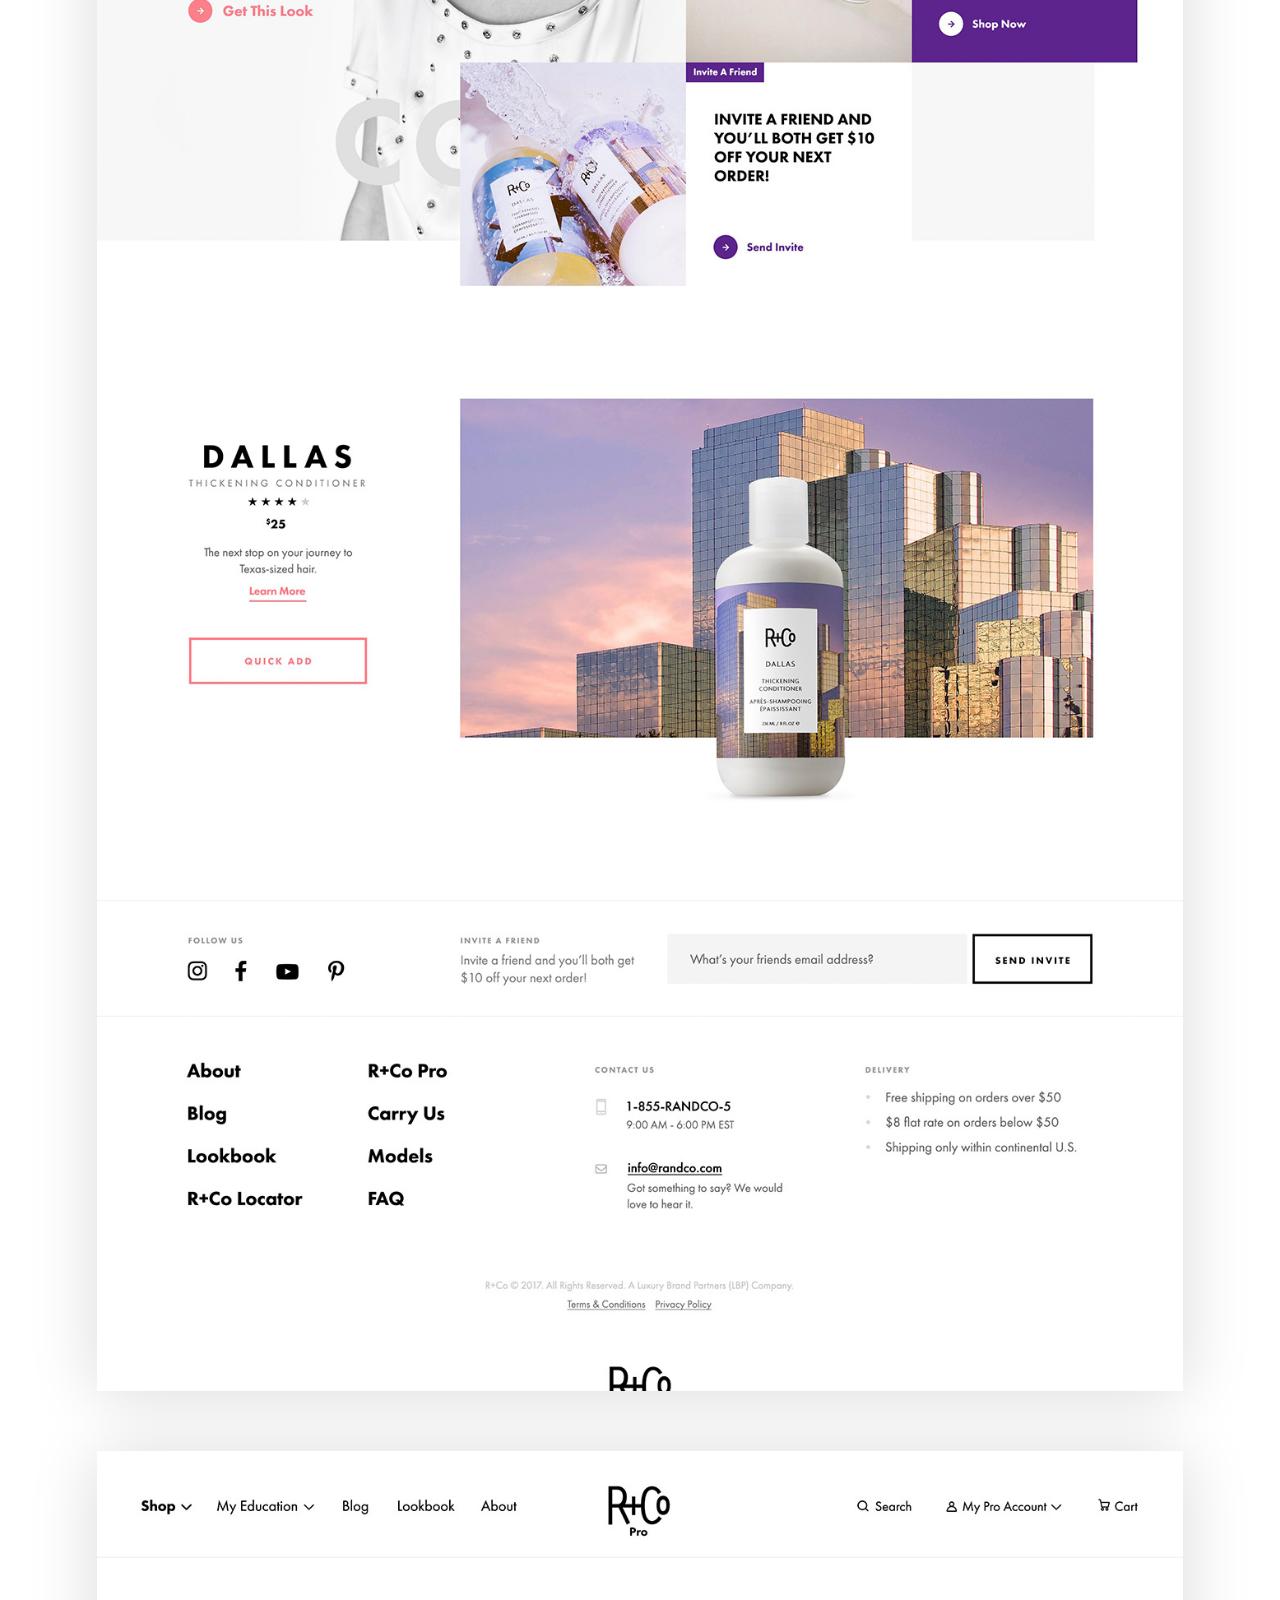
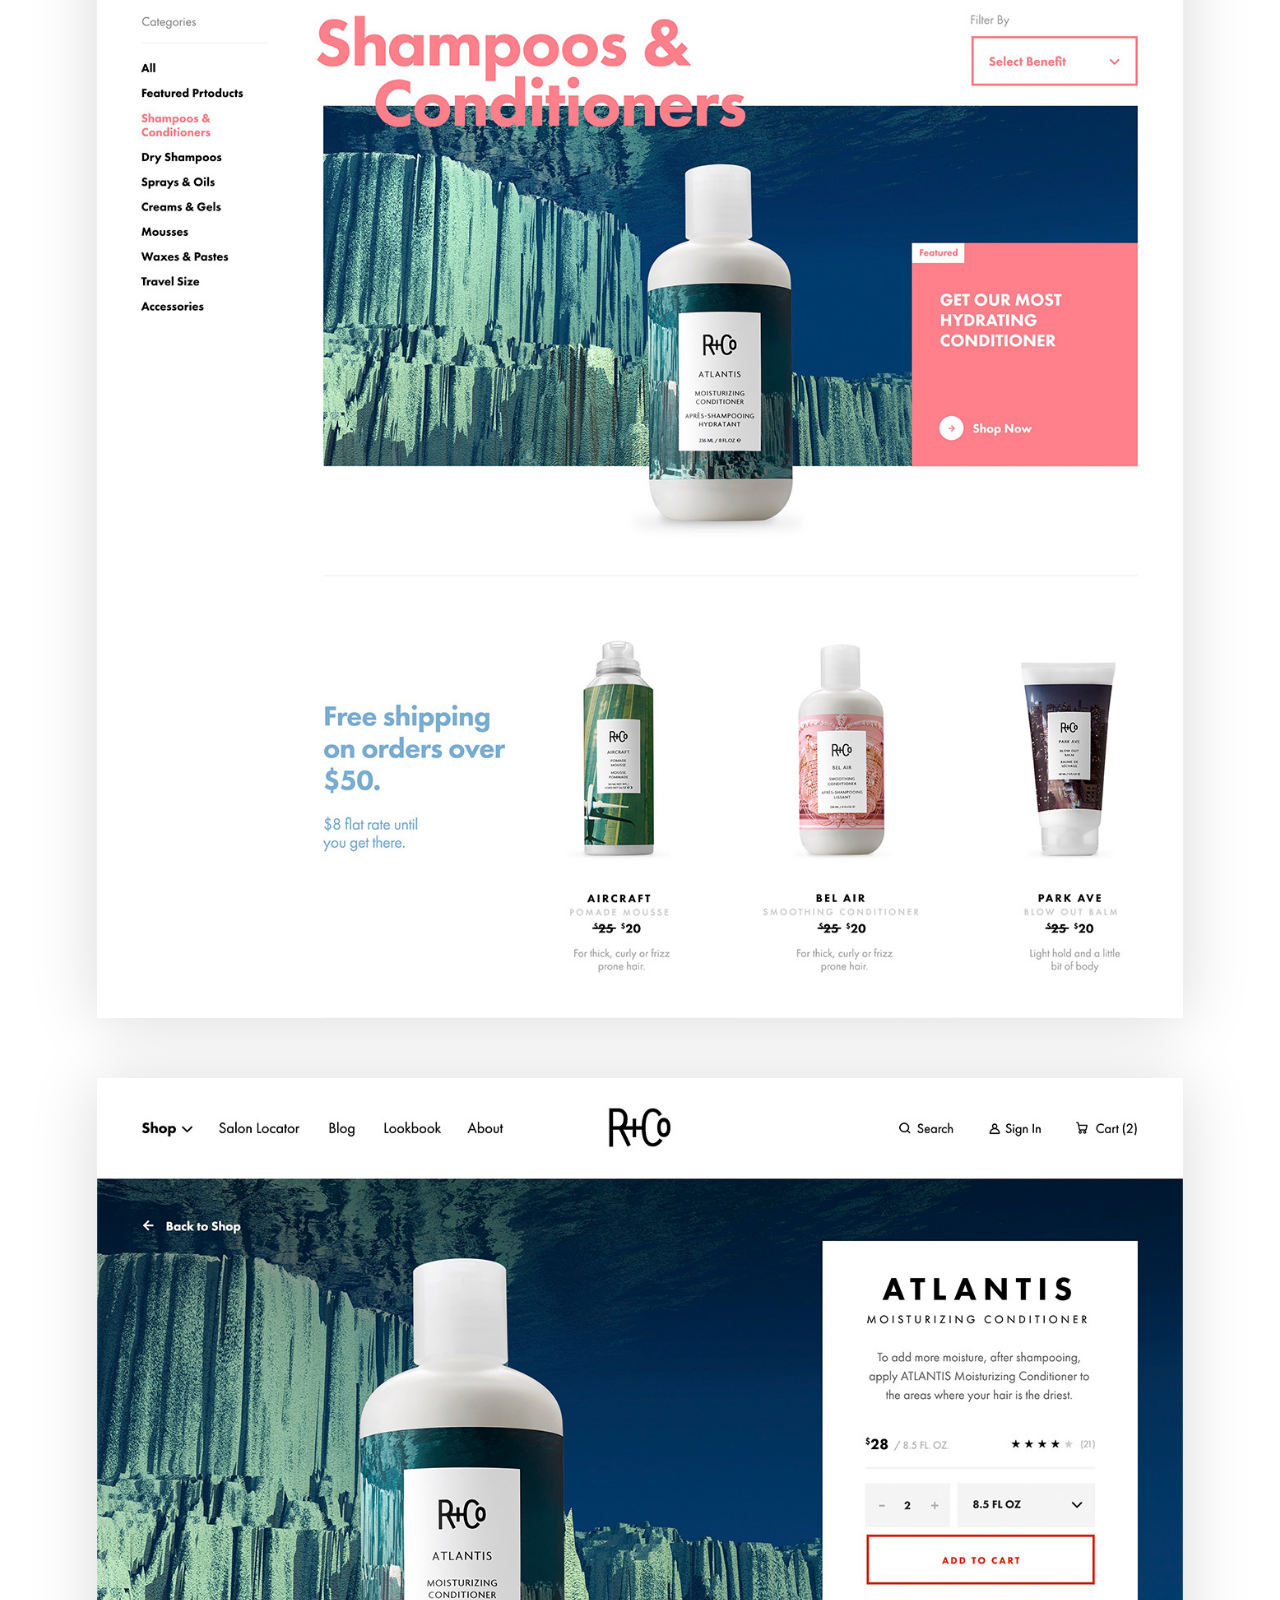
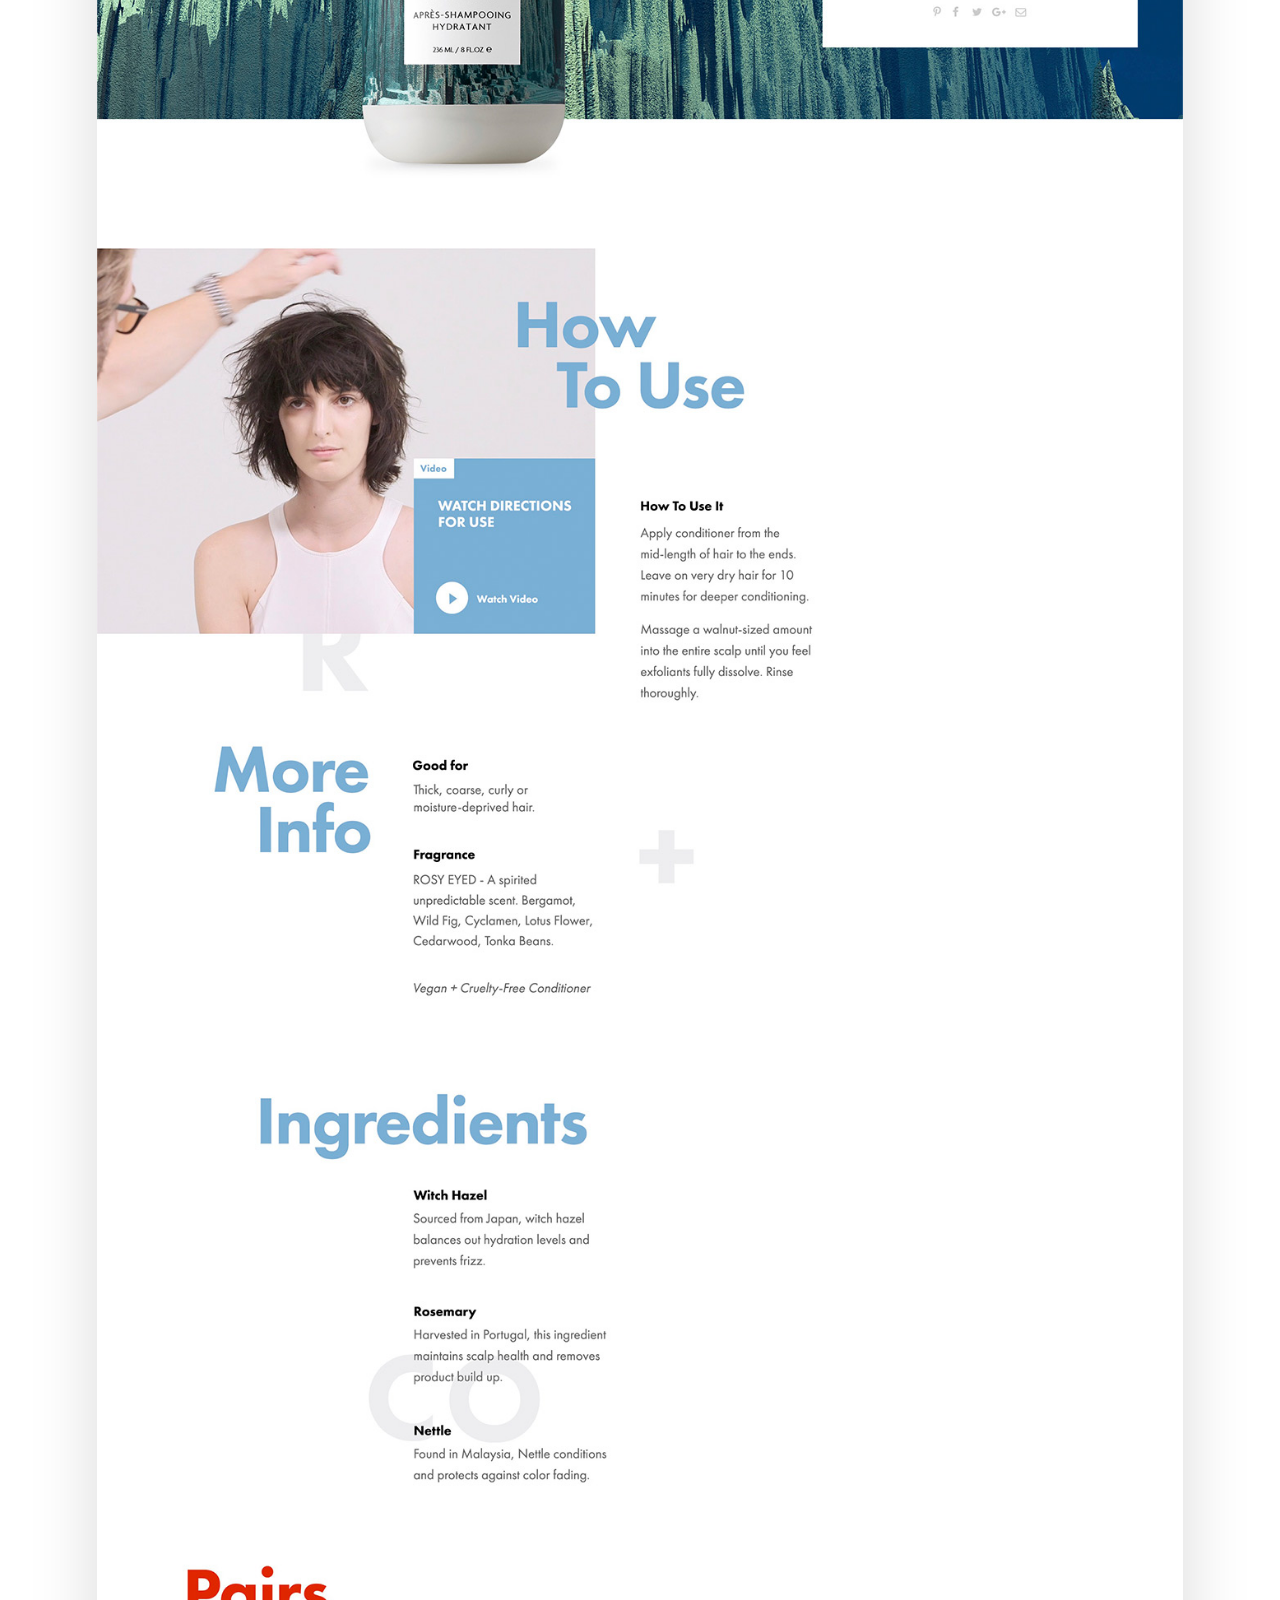
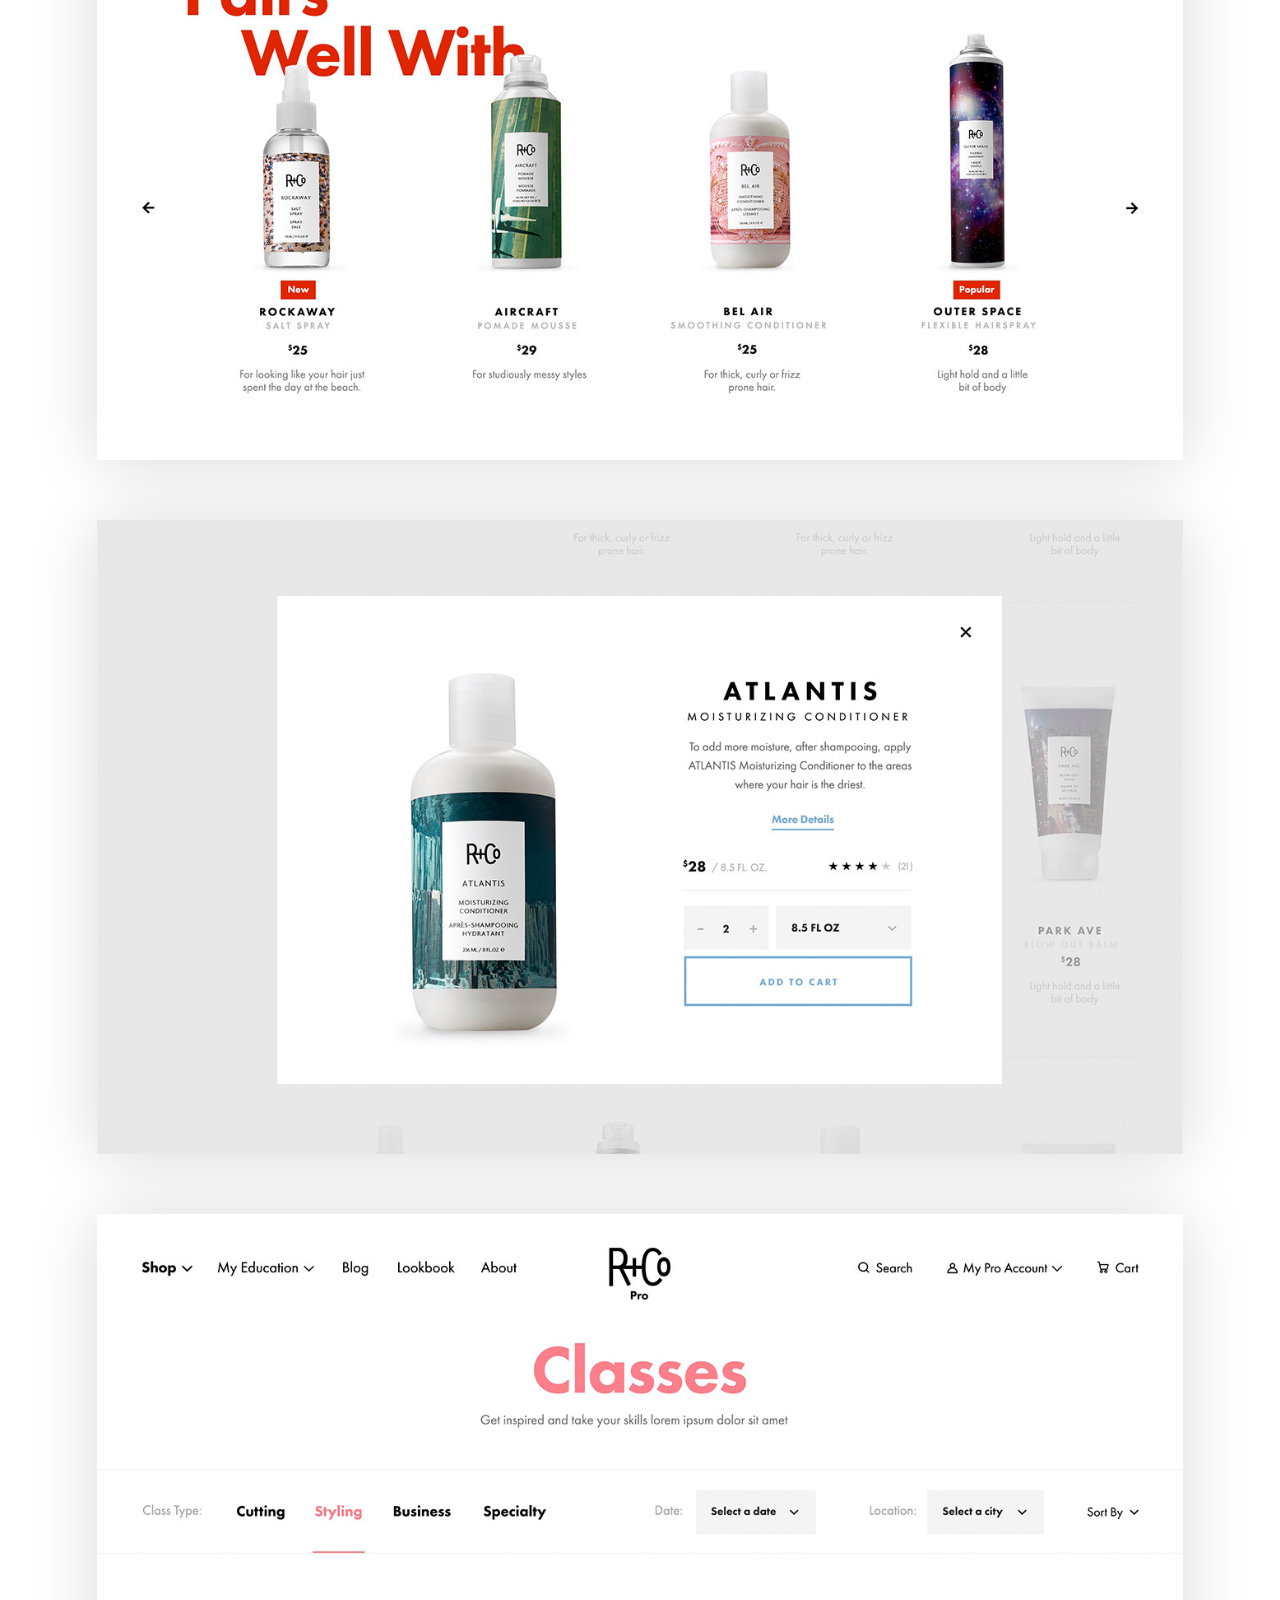
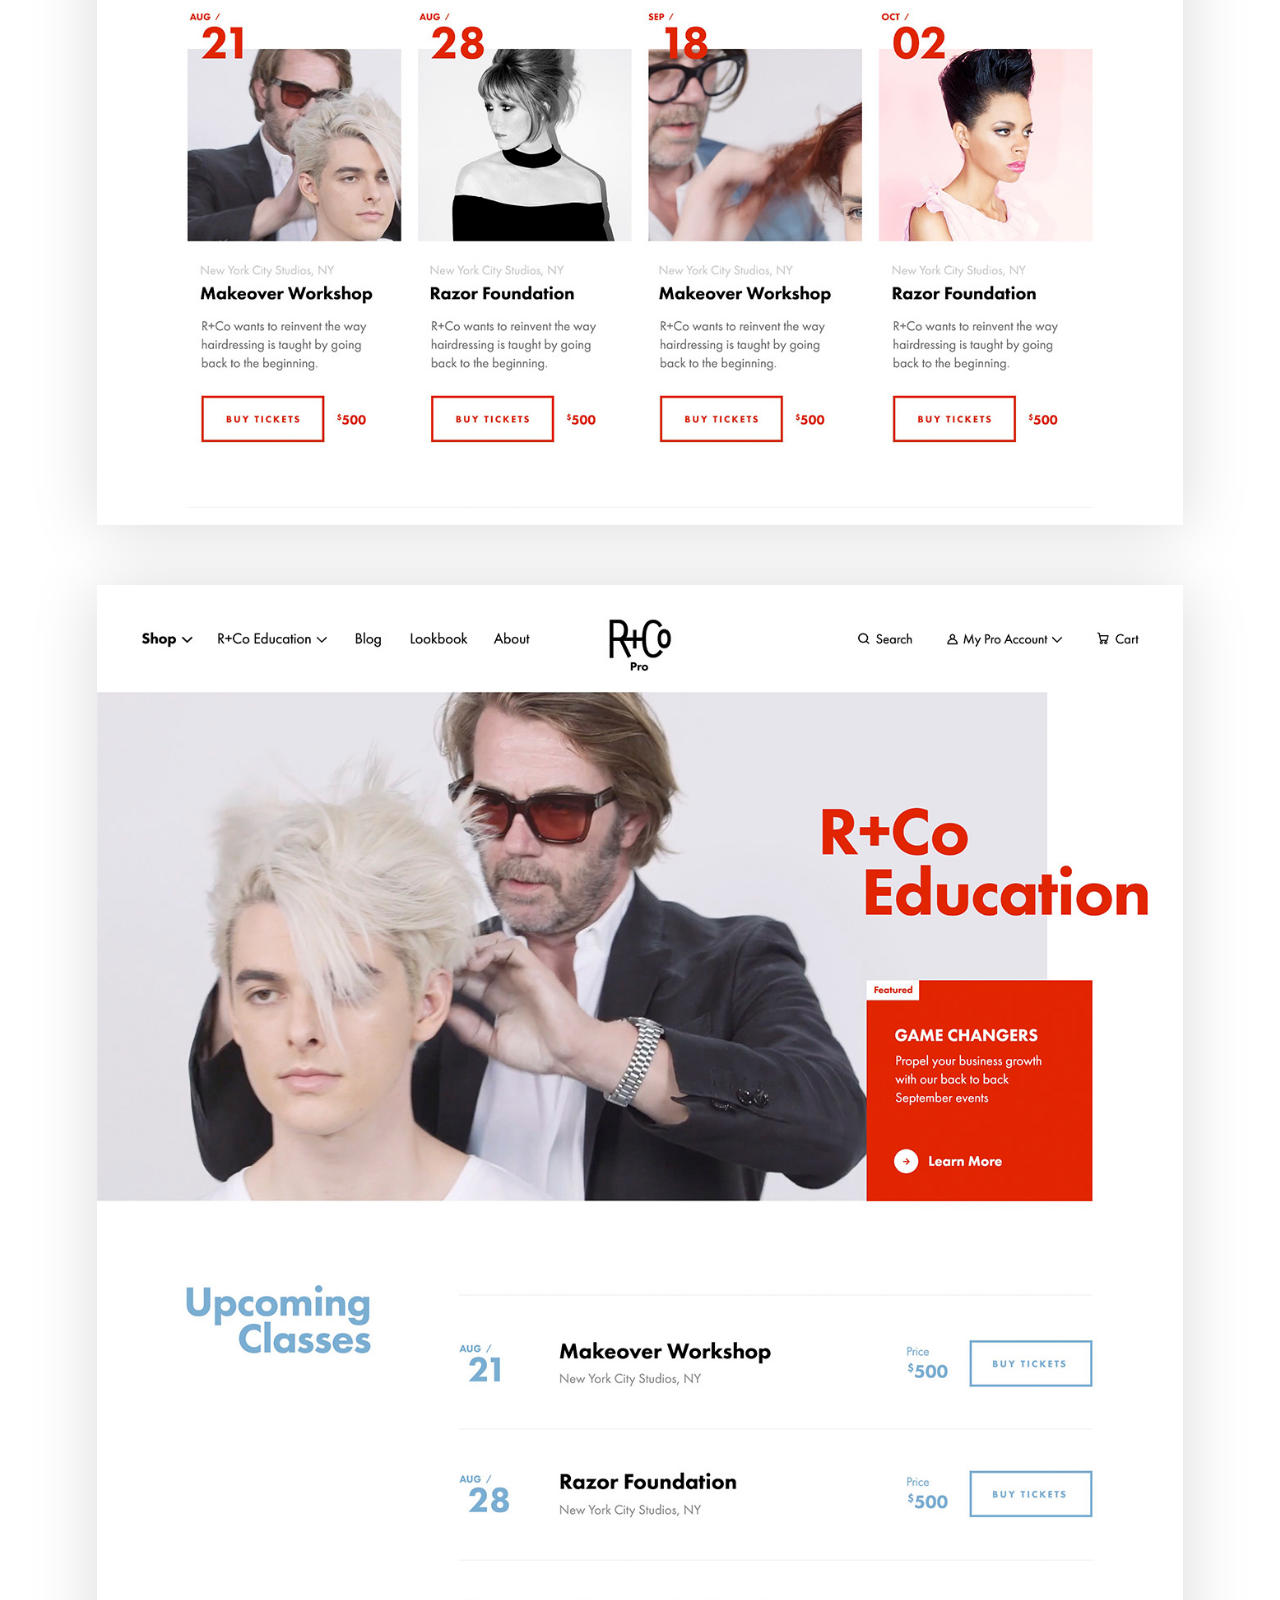
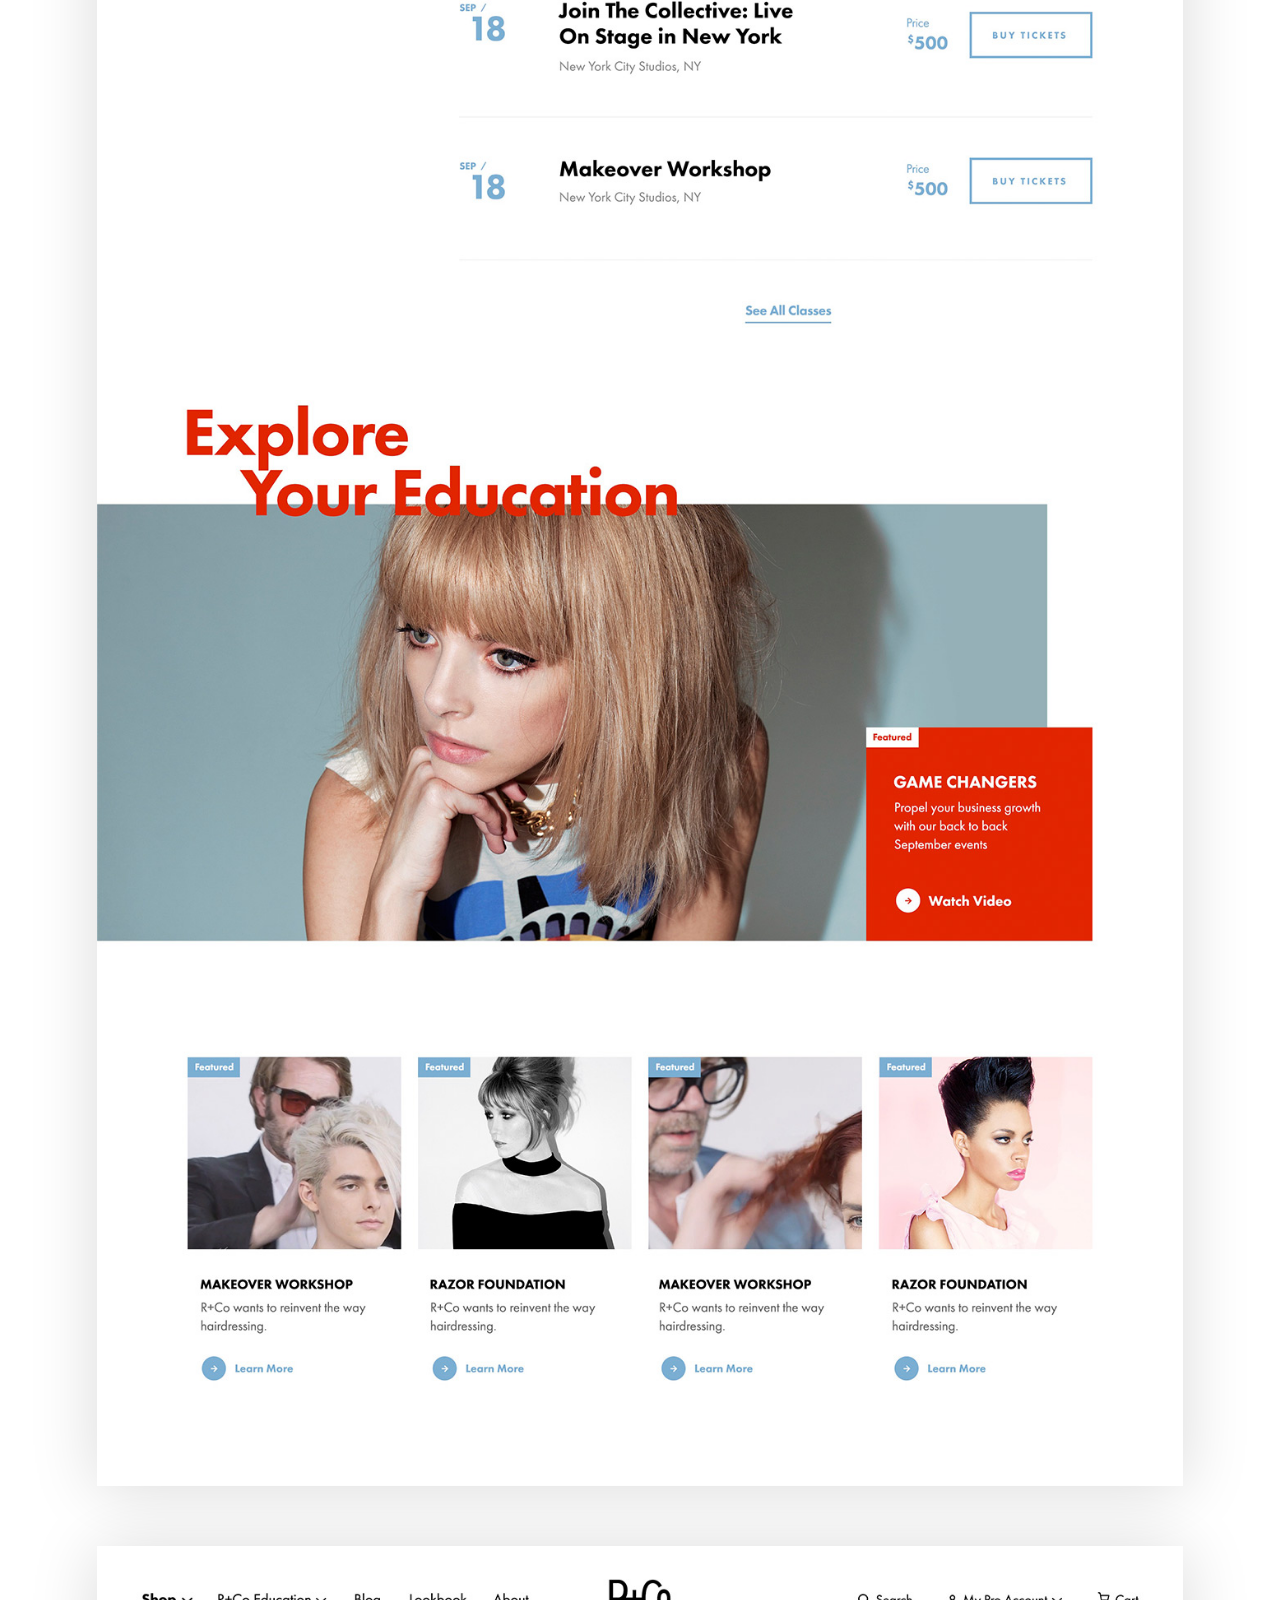
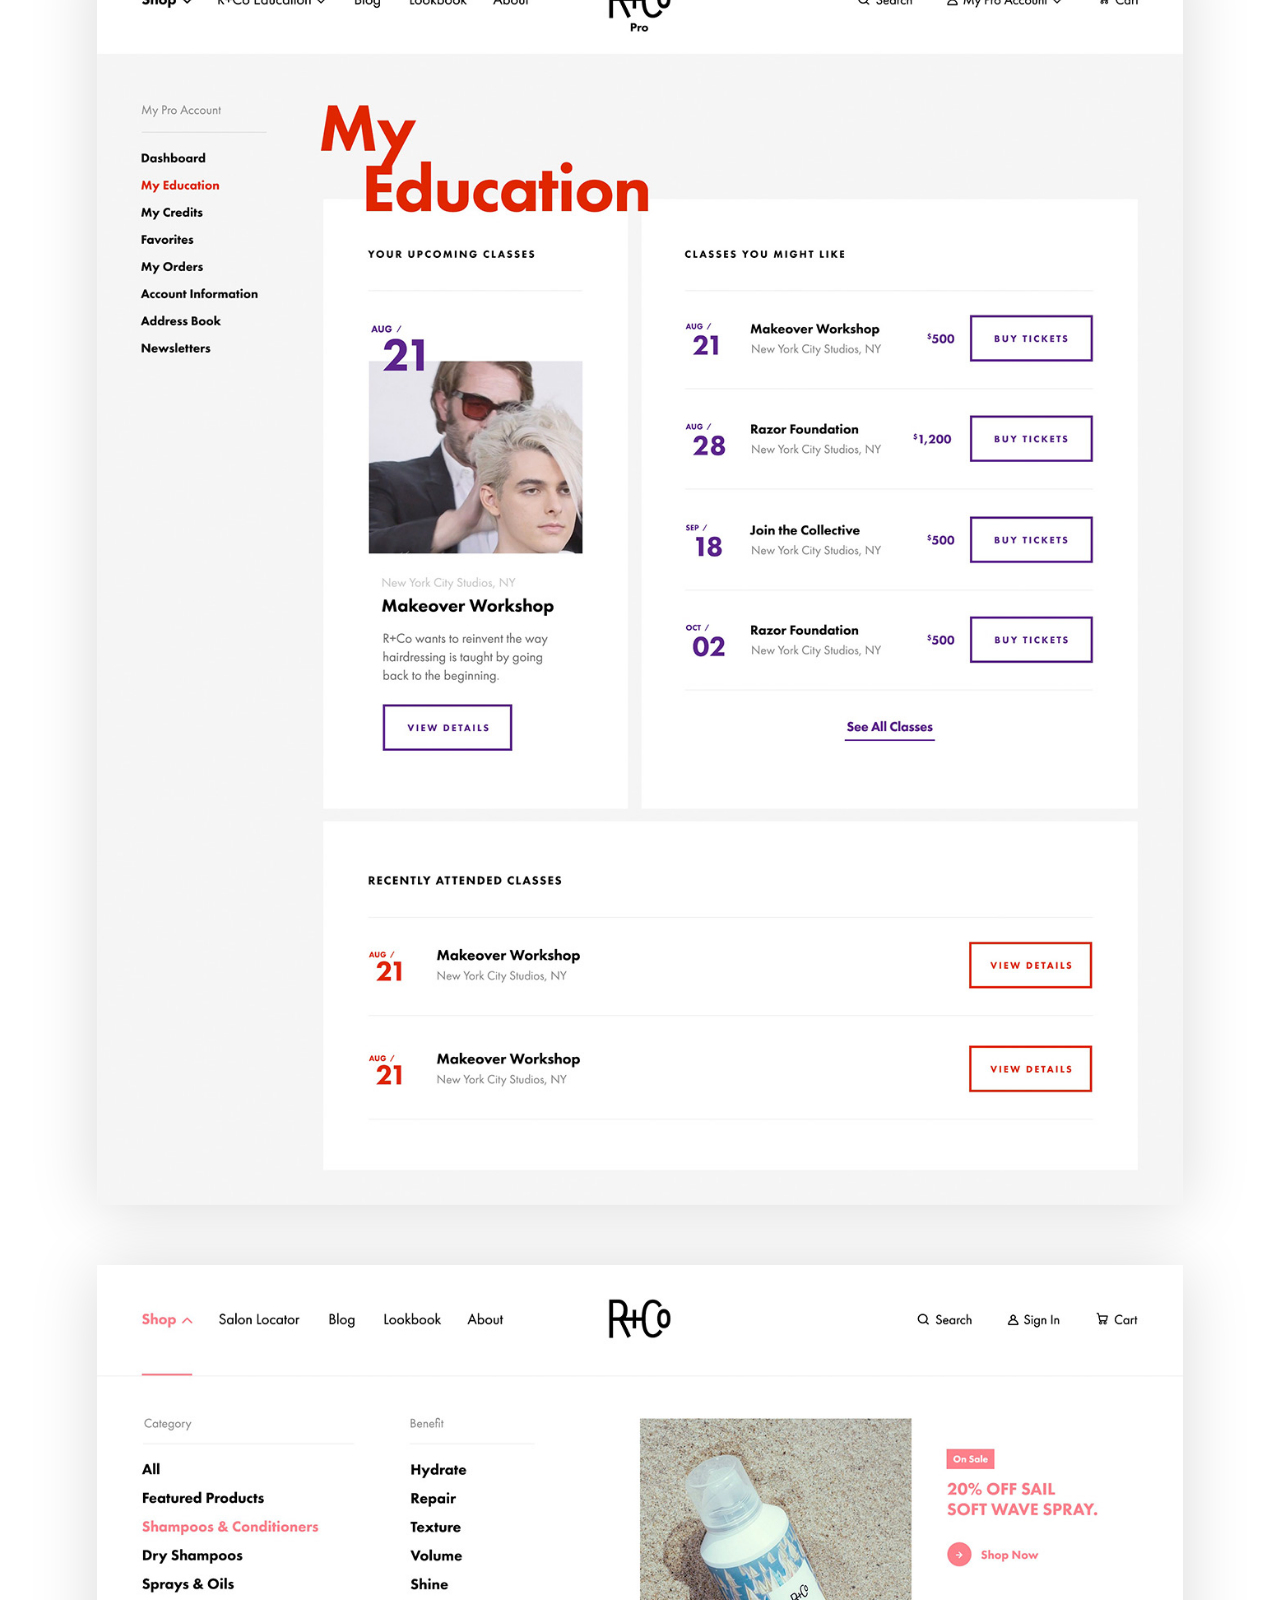
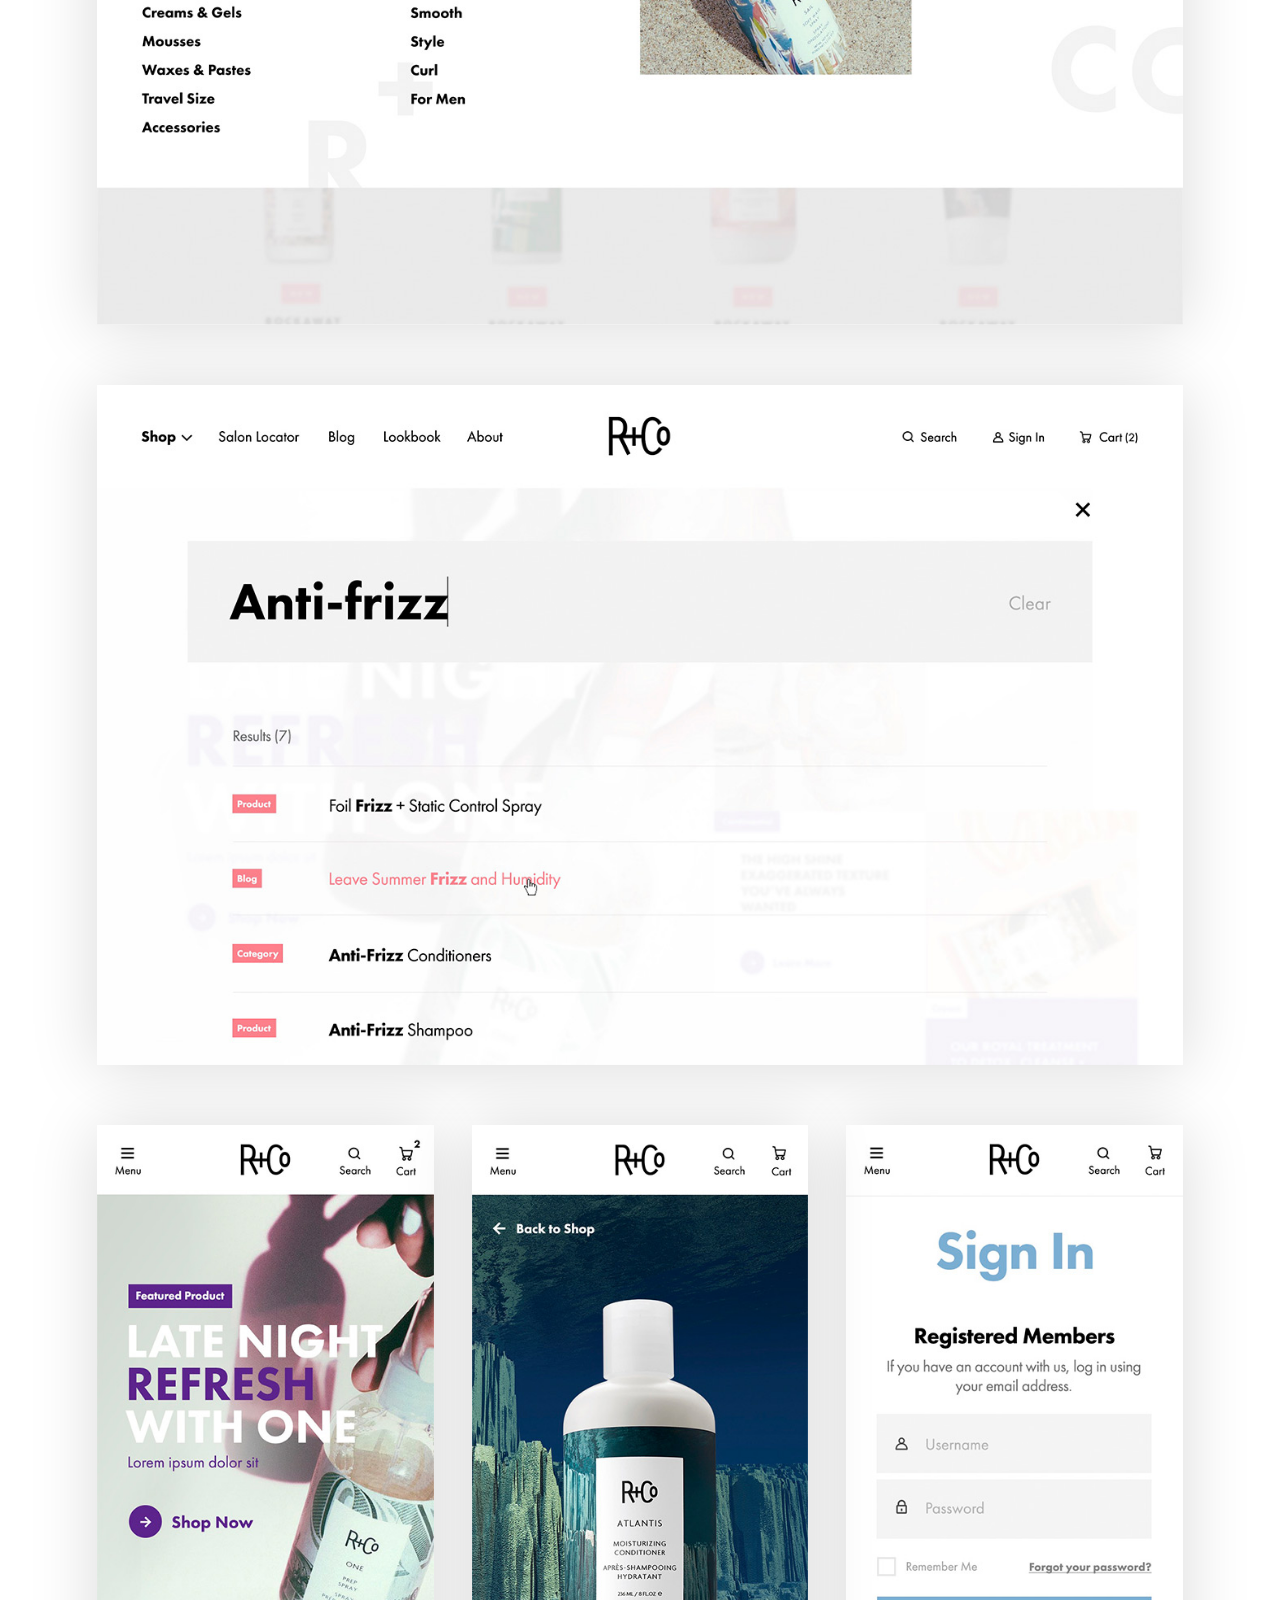
<file: randco.html>
<!doctype html>
<html class="no-js" lang="">
    <head>
        <meta charset="utf-8">
        <meta http-equiv="x-ua-compatible" content="ie=edge">
        <title>R+Co | Jae Yoon Portfolio</title>
        <meta name="description" content="">
        <meta name="viewport" content="width=device-width, initial-scale=1">

        <link rel="apple-touch-icon" href="apple-touch-icon.png">
        <!-- Place favicon.ico in the root directory -->

        <link rel="stylesheet" href="css/normalize.css">
        <link rel="stylesheet" href="css/main.css">
        <script src="js/vendor/modernizr-2.8.3.min.js"></script>
        <!-- Global Site Tag (gtag.js) - Google Analytics -->
        <script async src="https://www.googletagmanager.com/gtag/js?id=UA-72695009-1"></script>
        <script>
          window.dataLayer = window.dataLayer || [];
          function gtag(){dataLayer.push(arguments)};
          gtag('js', new Date());

          gtag('config', 'UA-72695009-1');
        </script>
    </head>
    <body>
        <div class="wrapper work initial">
            <section class="left-info initial">
                <nav class="info-nav">
                    <ul>
                        <li><a href="https://www.linkedin.com/in/hellojaeho/">LinkedIn</a></li>
                        <li><a href="https://dribbble.com/hellojaeho">Dribbble</a></li>
                        <li><a href="mailto:jae@hellojaeho.com"></a></li>
                    </ul>
                </nav>
                <div class="info-wrapper">
                    <div class="name">
                        <h1><a href="http://hellojaeho.com/#access">Jae Yoon</a></h1>
                    </div>
                    <div class="work-nav desc clearfix">
                        <h3>Work</h3>
                        <ul>
                            <li><a href="fekkai">Fekkai</a></li>
                            <li><a href="red">(RED)</a></li>
                            <li><a href="life">Life Happens</a></li>
                            <li><a href="wyndham_hotels">Wyndham Hotels</a></li>
                            <li><a href="spectrum_business">Spectrum Business</a></li>
                            <li class="active"><a href="randco">R+Co</a></li>
                            <li><a href="marriott_hotels">Marriott Hotels</a></li>
                            <li><a href="boston_celtics">Boston Celtics</a></li>
                            <li><a href="android">Android</a></li>
                            <li class="back"><a href="http://hellojaeho.com/#access">Home</a></li>
                        </ul>
                    </div>
                </div>
            </section>
            <section class="right-work initial case-study clearfix">
                <div class="case-labels clearfix">
                    <p>2017</p>
                    <ul>
                        <li class="clearfix">
                            <h3>Agency</h3>
                            <p>Domani Studios</p>
                        </li>
                        <li class="clearfix">
                            <h3>Role</h3>
                            <p>Art Direction</p>
                        </li>
                    </ul>
                </div>
                <div class="case-info clearfix">
                    <div class="case-info-wrapper">
                        <h2>R+Co</h2>
                        <p>R+Co needed a website that is highly optimized for ecommerce while staying true to their fun and dynamic brand.  I led the redesign, focusing on conversion rates while still maintaining R+Co's strong attitude.</p>
                    </div>
                    <div class="case-laptop">
                        <img src="img/work/r_co/rco_laptop.png">
                    </div>
                </div>
                <!-- <a href="">
                    <li>
                        <div class="work-desc clearfix">
                            <div class="work-label clearfix">
                                <span>2016</span>
                                <div class="work-name">
                                    <h2>(RED)</h2>
                                    <p>Lead Design</p>
                                </div>
                            </div>
                            <div class="work-no">2</div>
                        </div>
                        <div class="work-img">
                            <img src="img/work/red.jpg">
                        </div>
                    </li>
                </a> -->

            </section>
            <div class="case-images">
                <div class="full">
                    <img src="img/work/r_co/rco_1.jpg">
                    <img src="img/work/r_co/rco_2.jpg">
                    <img src="img/work/r_co/rco_3.jpg">
                    <img src="img/work/r_co/rco_4.jpg">
                    <img src="img/work/r_co/rco_5.jpg">
                    <img src="img/work/r_co/rco_6.jpg">
                    <img src="img/work/r_co/rco_7.jpg">
                    <img src="img/work/r_co/rco_8.jpg">
                    <img src="img/work/r_co/rco_9.jpg">
                </div>
                <div class="mobile clearfix">
                    <img src="img/work/r_co/rco_m_1.jpg">
                    <img src="img/work/r_co/rco_m_2.jpg">
                    <img src="img/work/r_co/rco_m_6.jpg">
                </div>
                <div class="mobile clearfix">
                    <img src="img/work/r_co/rco_m_3.jpg">
                    <img src="img/work/r_co/rco_m_5.jpg">
                    <img src="img/work/r_co/rco_m_7.jpg">
                </div>
            </div>

            <div class="next">
                <ul>
                    <li><a href="marriott_hotels">Next</a></li>
                    <li><a class="top">Top</a></li>
                    <li><a href="http://hellojaeho.com/#access">Home</a></li>
                </ul>
            </div>

            <div class="mobile-case-nav">
                <ul>
                    <li><a href="marriott_hotels">Next</a></li>
                    <li><a href="http://hellojaeho.com/#access">Home</a></li>
                </ul>
            </div>

            <section class="mobile-left-info">
                <div class="info-wrapper">
                    <div class="name">
                        <h1><a href="http://hellojaeho.com/#access">Jae Yoon</a></h1>
                    </div>
                </div>
                <nav class="info-nav">
                    <ul>
                        <li><a href="https://www.linkedin.com/in/hellojaeho/">LinkedIn</a></li>
                        <li><a href="https://dribbble.com/hellojaeho">Dribbble</a></li>
                        <li><a href="mailto:jae@hellojaeho.com"></a></li>
                    </ul>
                </nav>
            </section>
        </div>

        <script src="https://code.jquery.com/jquery-1.12.0.min.js"></script>
        <script>window.jQuery || document.write('<script src="js/vendor/jquery-1.12.0.min.js"><\/script>')</script>
        <script src="js/plugins.js"></script>
        <script src="js/main.js"></script>

        <!-- Google Analytics: change UA-XXXXX-X to be your site's ID. -->
        <script>
            (function(b,o,i,l,e,r){b.GoogleAnalyticsObject=l;b[l]||(b[l]=
            function(){(b[l].q=b[l].q||[]).push(arguments)});b[l].l=+new Date;
            e=o.createElement(i);r=o.getElementsByTagName(i)[0];
            e.src='https://www.google-analytics.com/analytics.js';
            r.parentNode.insertBefore(e,r)}(window,document,'script','ga'));
            ga('create','UA-XXXXX-X','auto');ga('send','pageview');
        </script>
    </body>
</html>
</file>
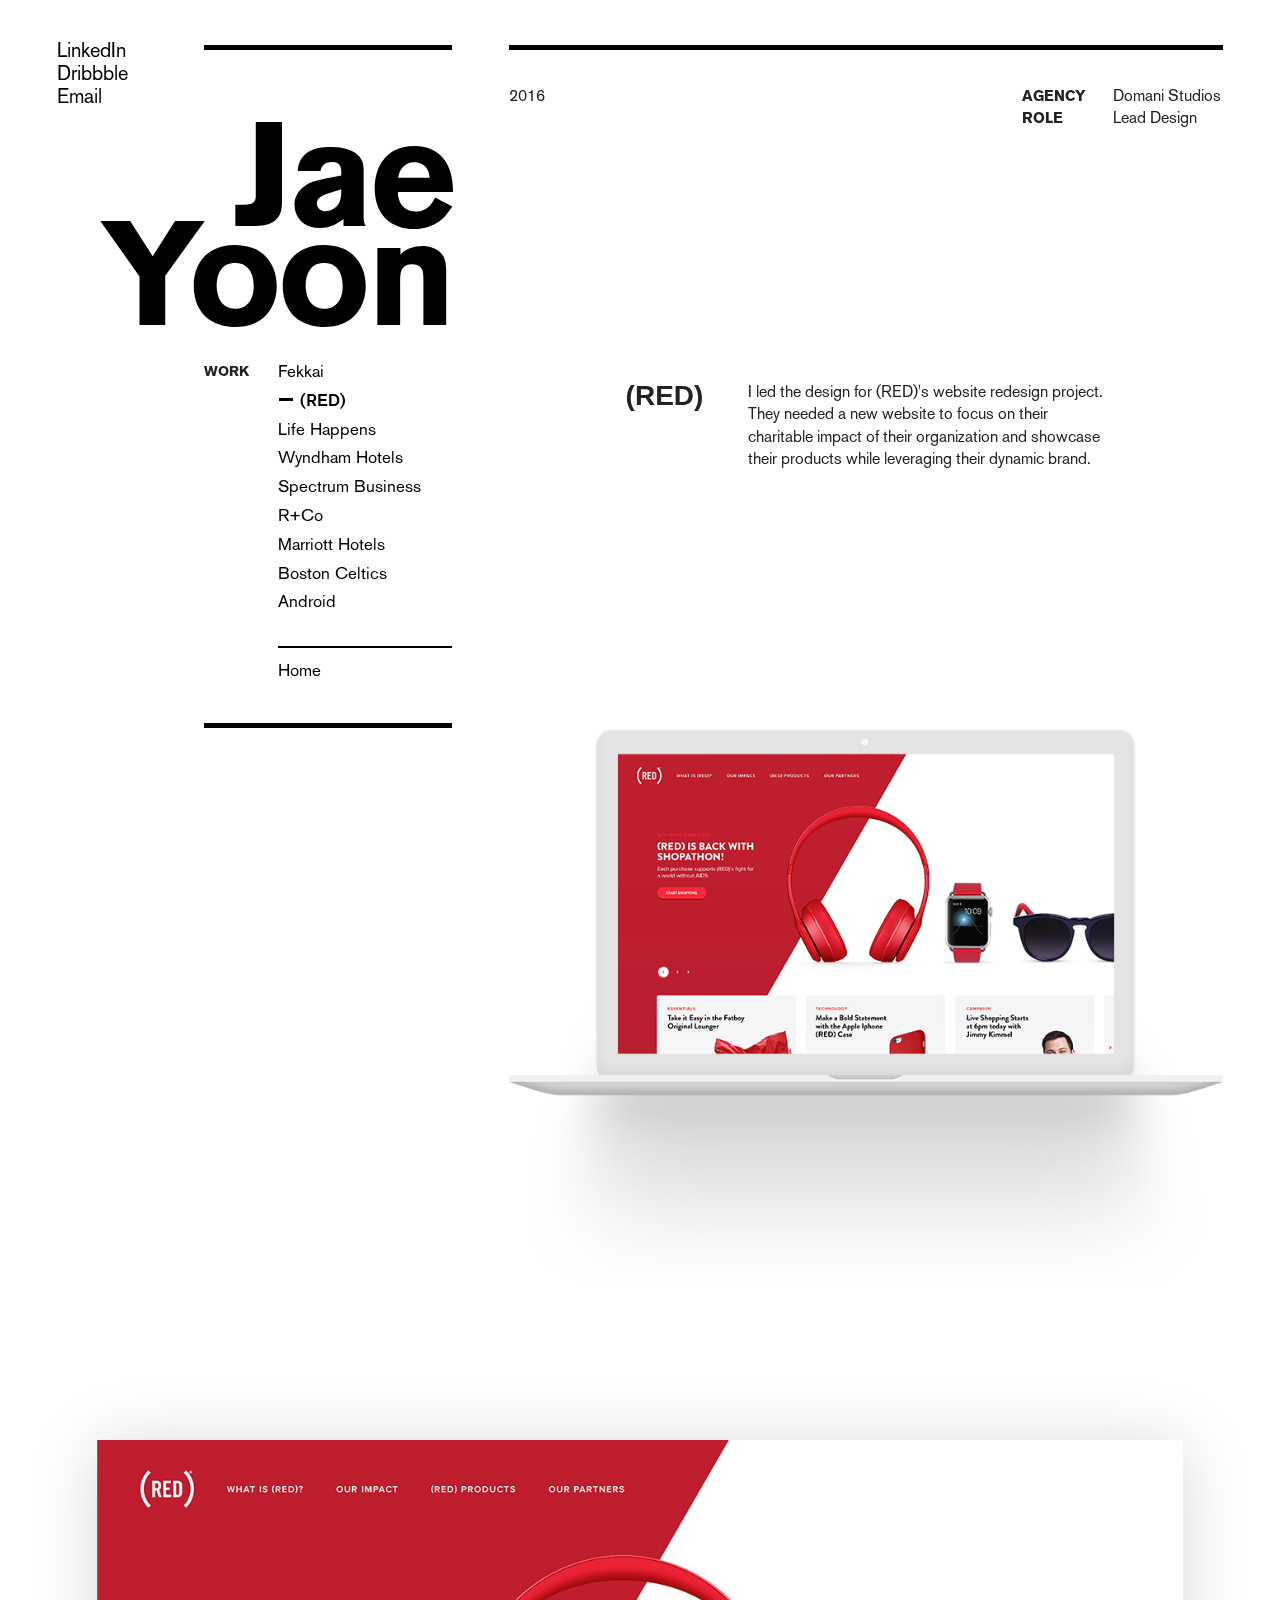
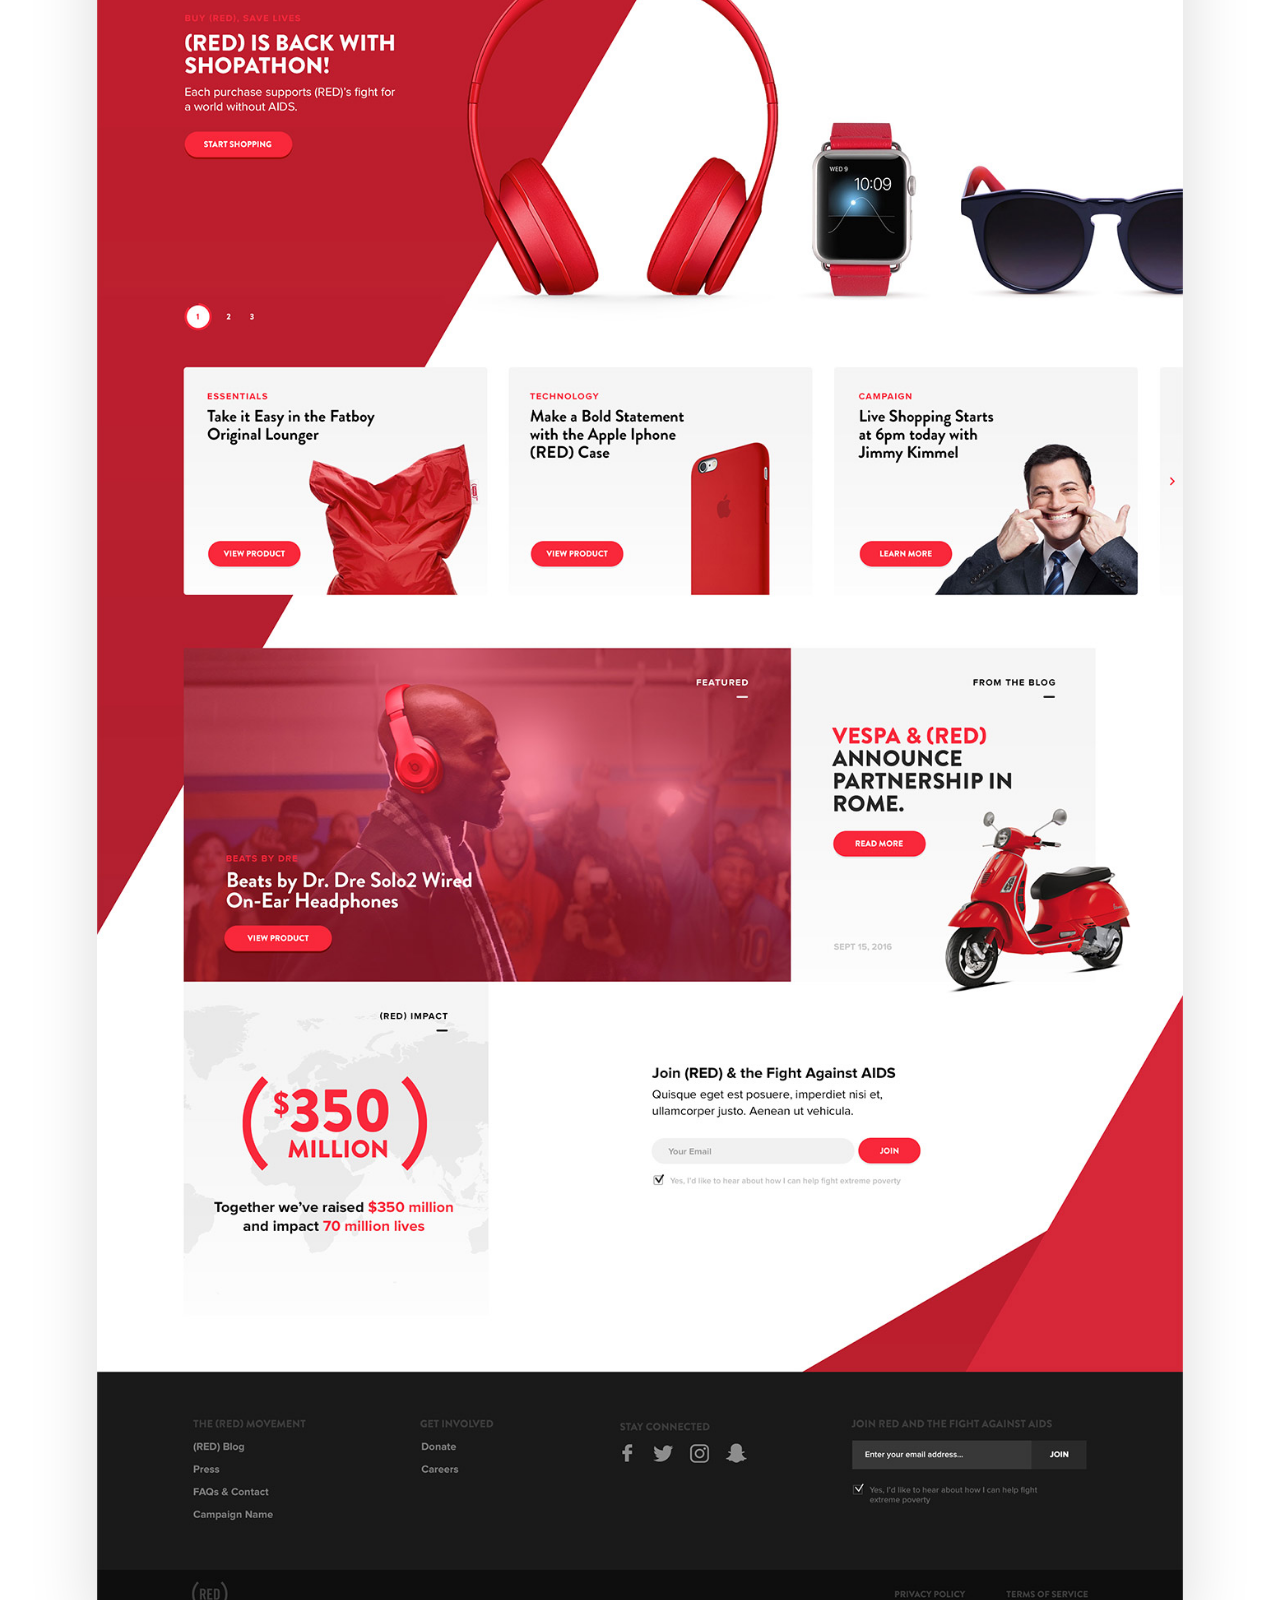
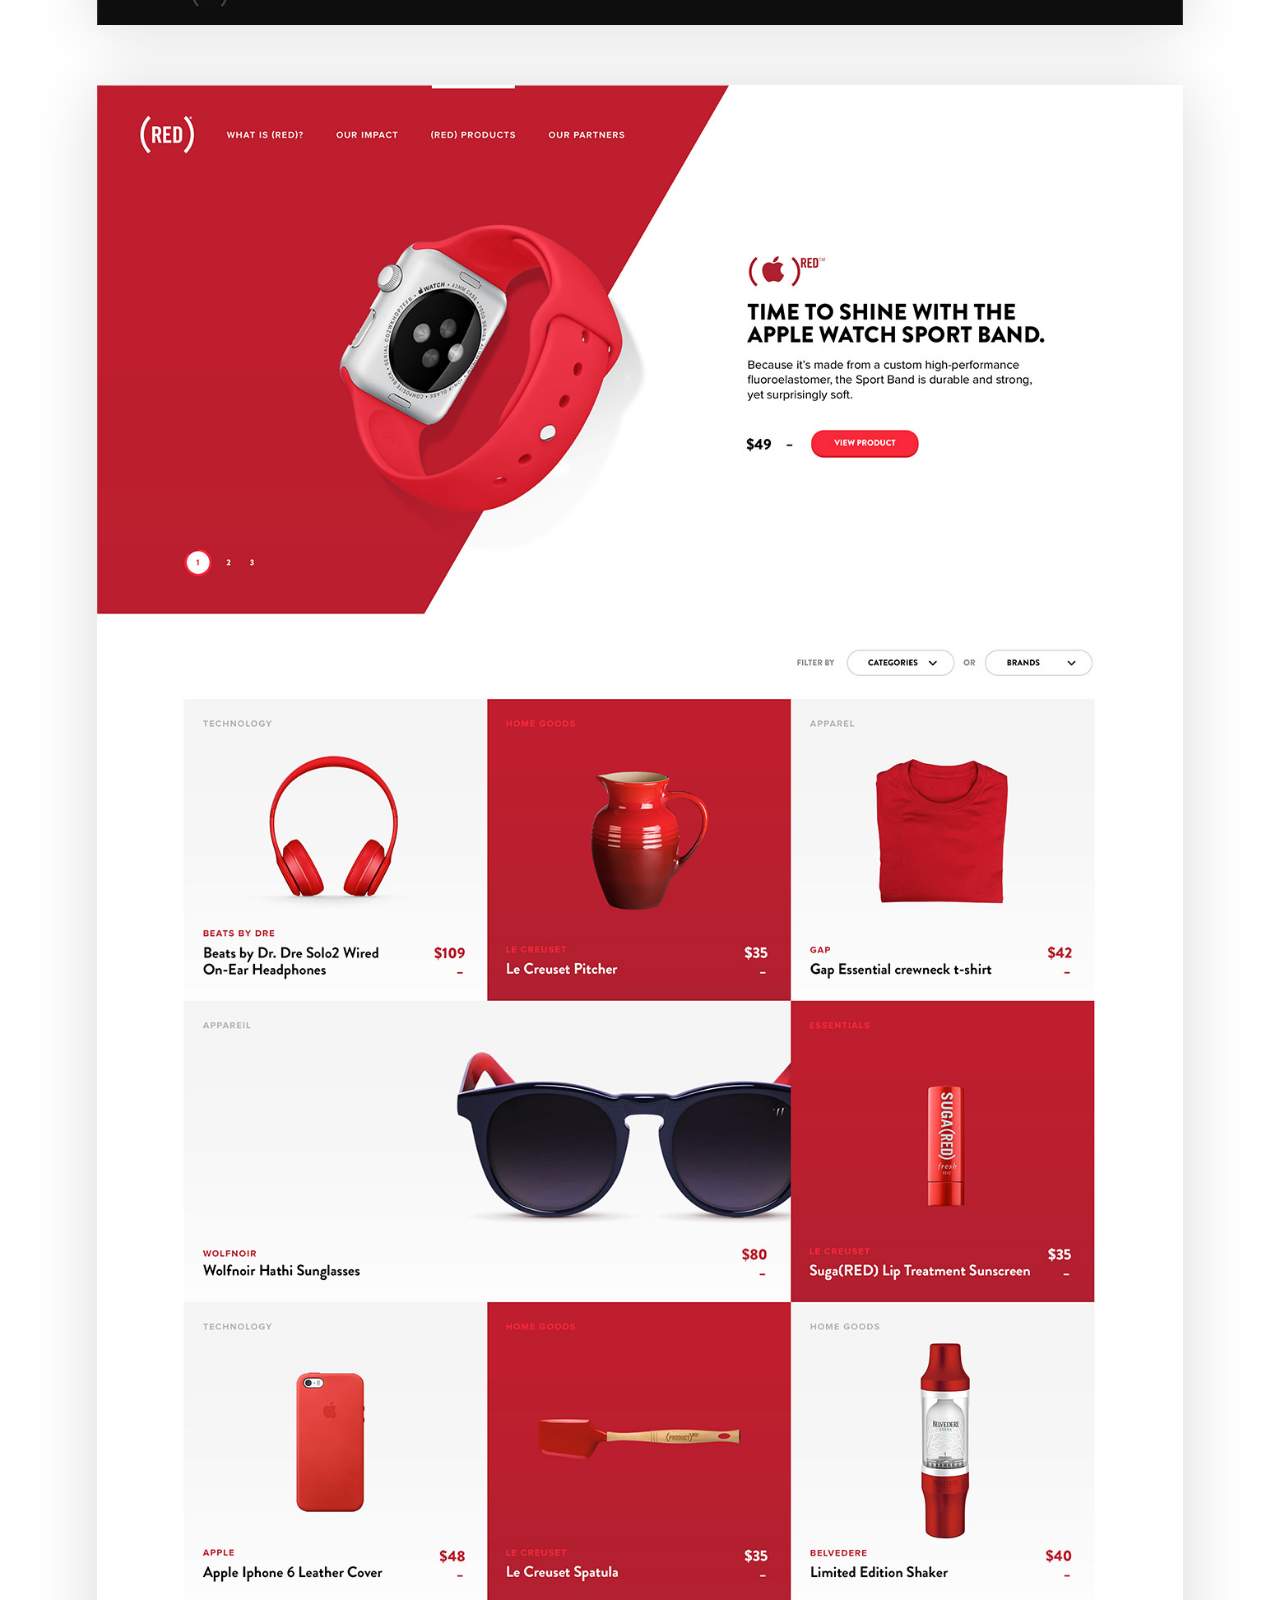
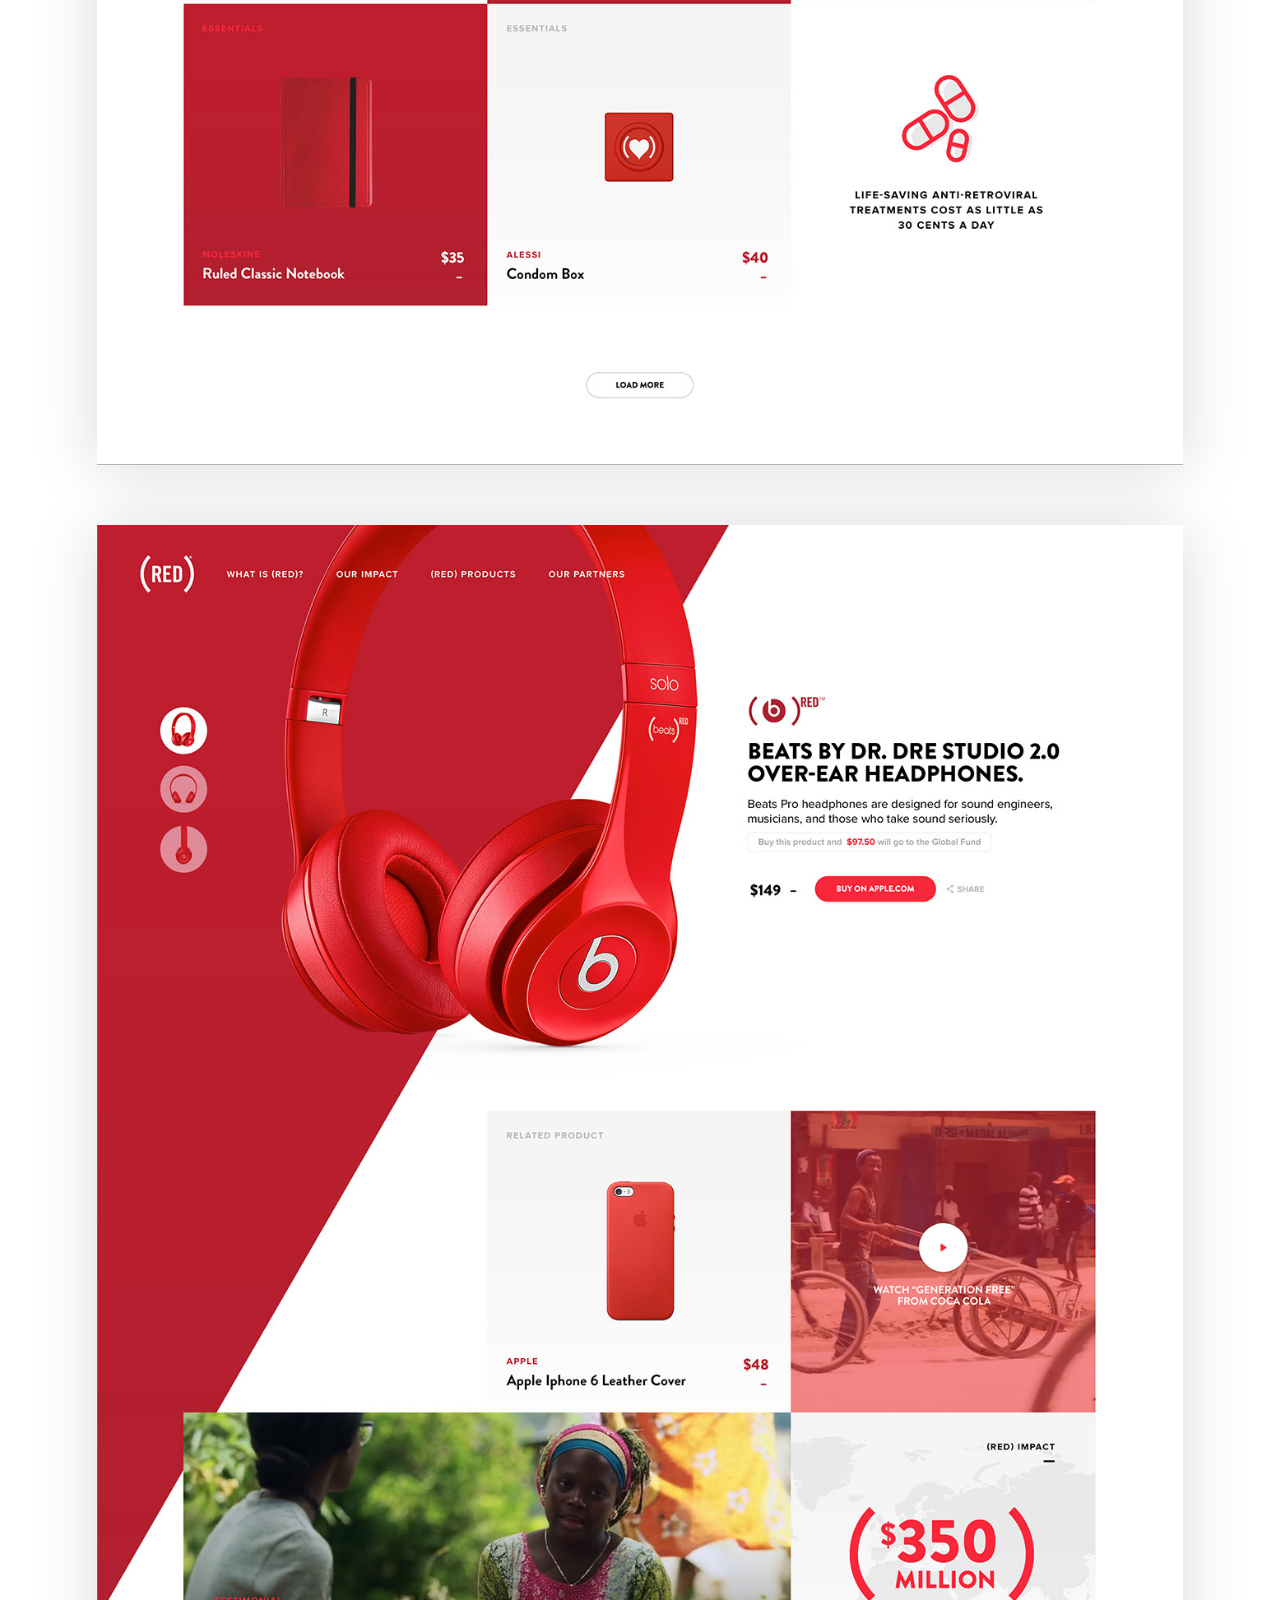
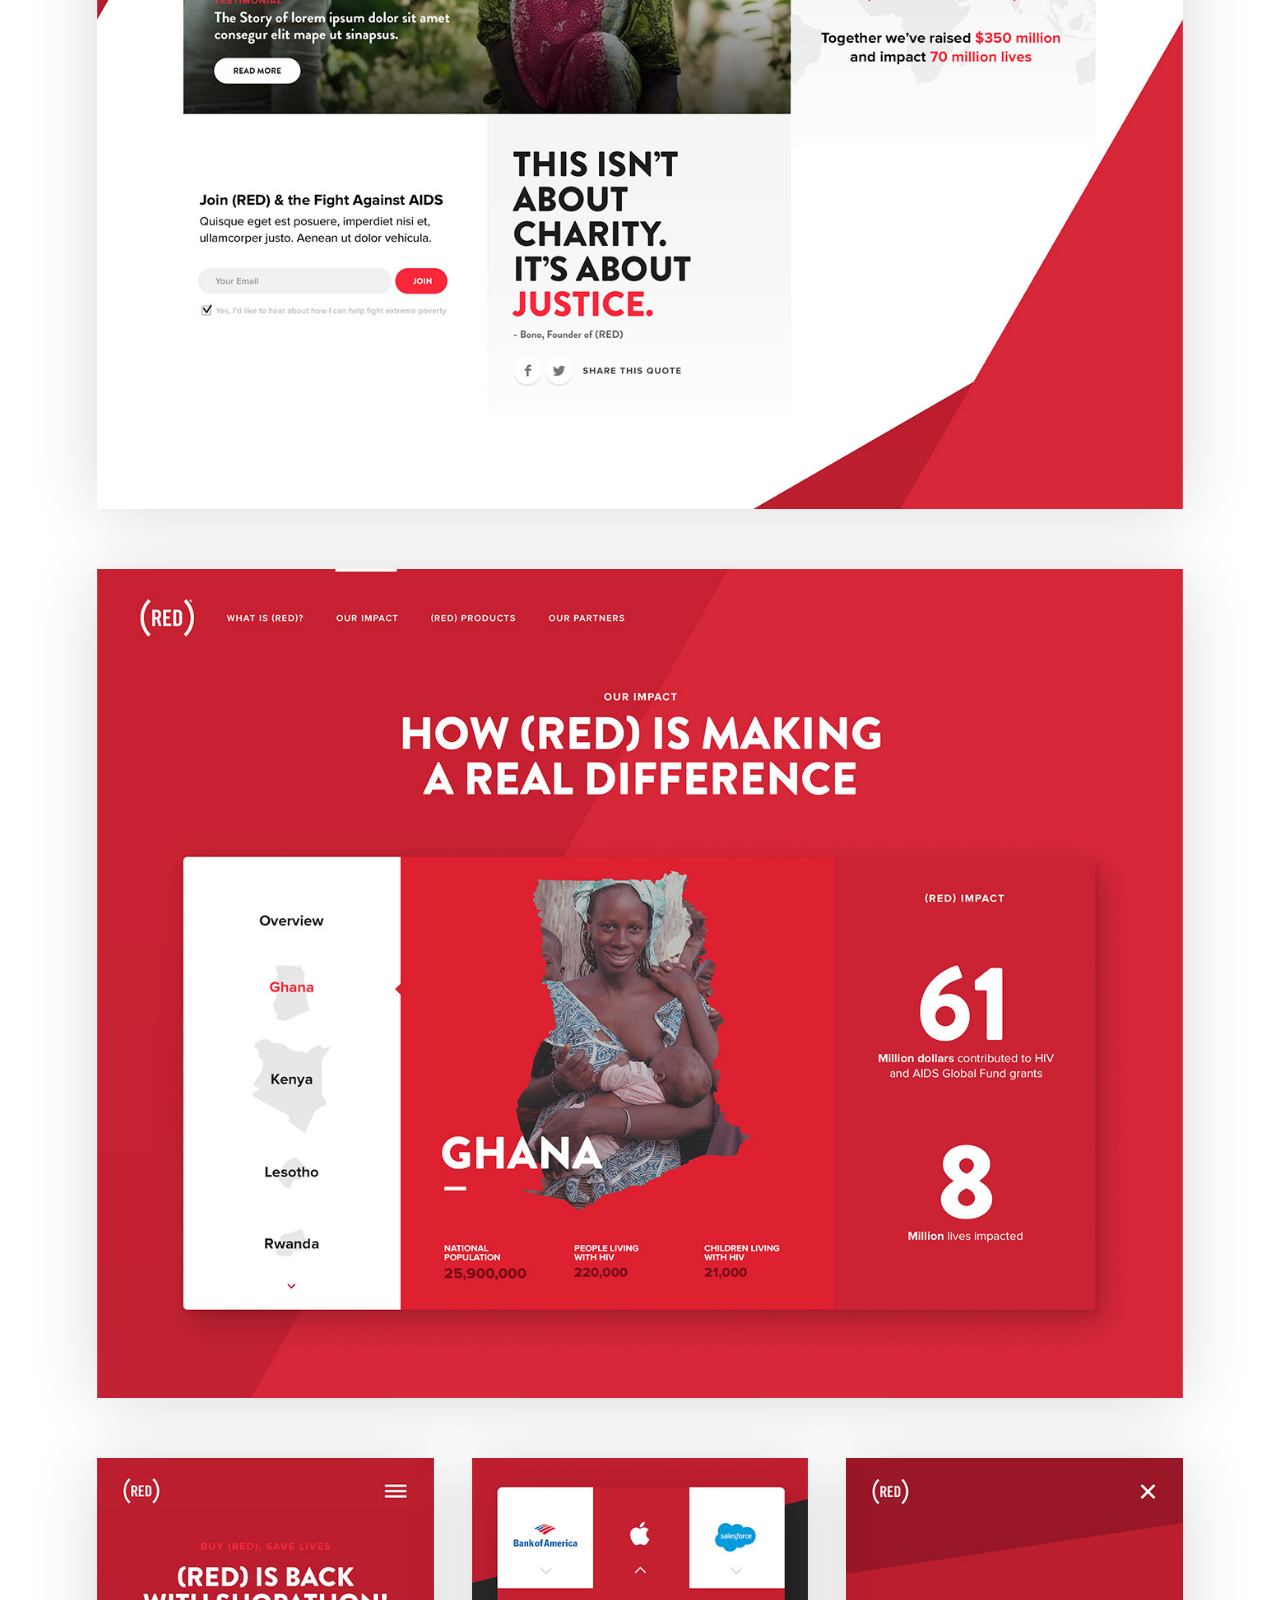
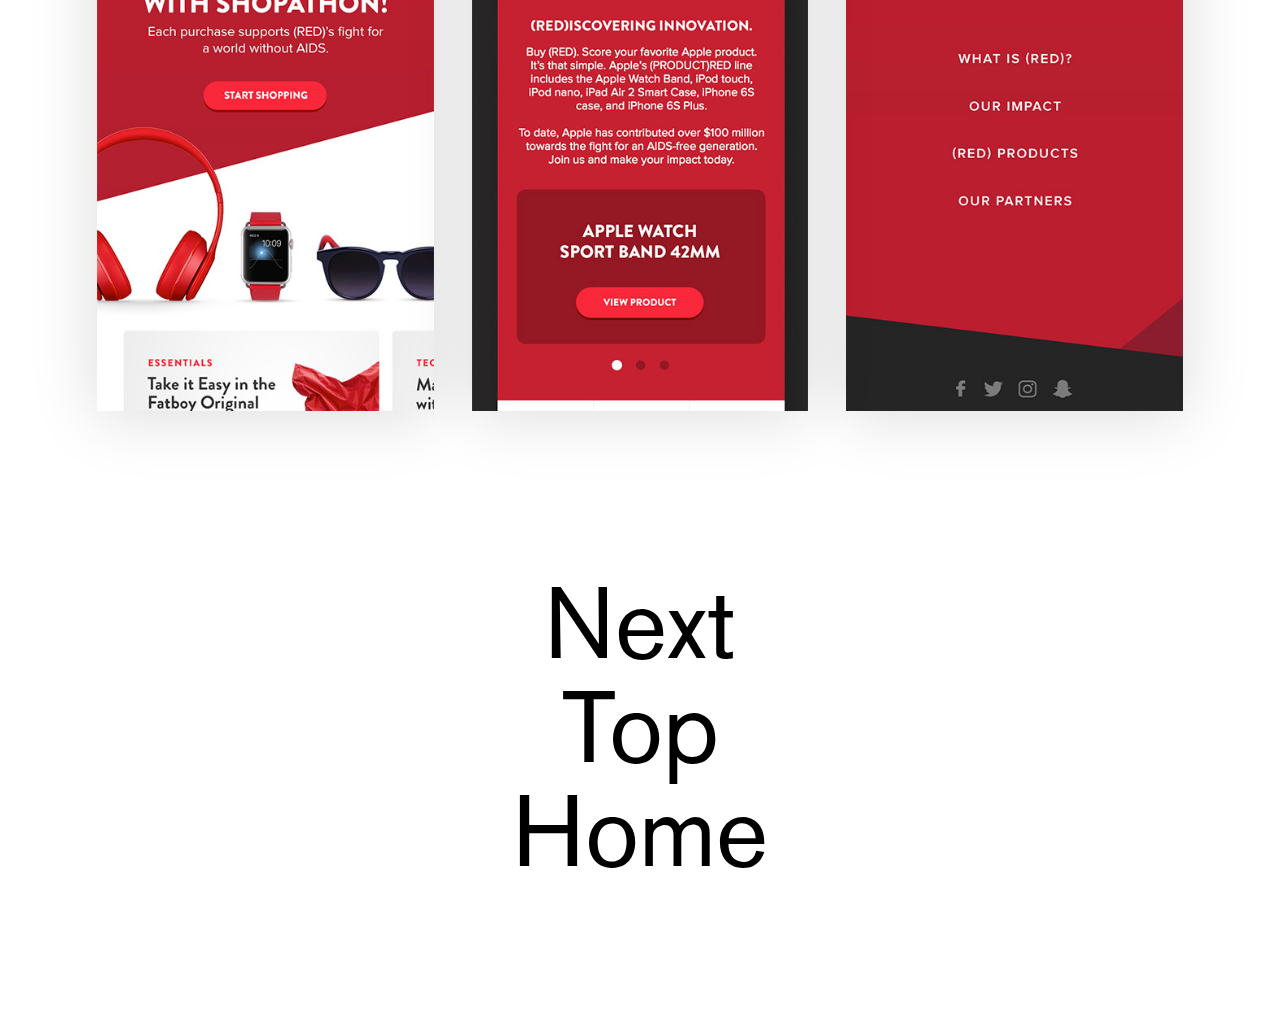
<file: red.html>
<!doctype html>
<html class="no-js" lang="">
    <head>
        <meta charset="utf-8">
        <meta http-equiv="x-ua-compatible" content="ie=edge">
        <title>(RED) | Jae Yoon Portfolio</title>
        <meta name="description" content="">
        <meta name="viewport" content="width=device-width, initial-scale=1">

        <link rel="apple-touch-icon" href="apple-touch-icon.png">
        <!-- Place favicon.ico in the root directory -->

        <link rel="stylesheet" href="css/normalize.css">
        <link rel="stylesheet" href="css/main.css">
        <script src="js/vendor/modernizr-2.8.3.min.js"></script>
        <!-- Global Site Tag (gtag.js) - Google Analytics -->
        <script async src="https://www.googletagmanager.com/gtag/js?id=UA-72695009-1"></script>
        <script>
          window.dataLayer = window.dataLayer || [];
          function gtag(){dataLayer.push(arguments)};
          gtag('js', new Date());

          gtag('config', 'UA-72695009-1');
        </script>
    </head>
    <body>
        <div class="wrapper work initial">
            <section class="left-info initial">
                <nav class="info-nav">
                    <ul>
                        <li><a href="https://www.linkedin.com/in/hellojaeho/">LinkedIn</a></li>
                        <li><a href="https://dribbble.com/hellojaeho">Dribbble</a></li>
                        <li><a href="mailto:jae@hellojaeho.com"></a></li>
                    </ul>
                </nav>
                <div class="info-wrapper">
                    <div class="name">
                        <h1><a href="http://hellojaeho.com/#access">Jae Yoon</a></h1>
                    </div>
                    <div class="work-nav desc clearfix">
                        <h3>Work</h3>
                        <ul>
                            <li><a href="fekkai">Fekkai</a></li>
                            <li class="active"><a href="red">(RED)</a></li>
                            <li><a href="life">Life Happens</a></li>
                            <li><a href="wyndham_hotels">Wyndham Hotels</a></li>
                            <li><a href="spectrum_business">Spectrum Business</a></li>
                            <li><a href="randco">R+Co</a></li>
                            <li><a href="marriott_hotels">Marriott Hotels</a></li>
                            <li><a href="boston_celtics">Boston Celtics</a></li>
                            <li><a href="android">Android</a></li>
                            <li class="back"><a href="http://hellojaeho.com/#access">Home</a></li>
                        </ul>
                    </div>
                </div>
            </section>
            <section class="right-work initial case-study clearfix">
                <div class="case-labels clearfix">
                    <p>2016</p>
                    <ul>
                        <li class="clearfix">
                            <h3>Agency</h3>
                            <p>Domani Studios</p>
                        </li>
                        <li class="clearfix">
                            <h3>Role</h3>
                            <p>Lead Design</p>
                        </li>
                    </ul>
                </div>
                <div class="case-info clearfix">
                    <div class="case-info-wrapper">
                        <h2>(RED)</h2>
                        <p>I led the design for (RED)'s website redesign project.  They needed a new website to focus on their charitable impact of their organization and showcase their products while leveraging their dynamic brand.</p>
                    </div>
                    <div class="case-laptop">
                        <img src="img/work/red/red_laptop.png">
                    </div>
                </div>
                <!-- <a href="">
                    <li>
                        <div class="work-desc clearfix">
                            <div class="work-label clearfix">
                                <span>2016</span>
                                <div class="work-name">
                                    <h2>(RED)</h2>
                                    <p>Lead Design</p>
                                </div>
                            </div>
                            <div class="work-no">2</div>
                        </div>
                        <div class="work-img">
                            <img src="img/work/red.jpg">
                        </div>
                    </li>
                </a> -->

            </section>
            <div class="case-images">
                <div class="full">
                    <img src="img/work/red/red_1.jpg">
                    <img src="img/work/red/red_2.jpg">
                    <img src="img/work/red/red_3.jpg">
                    <img src="img/work/red/red_4.jpg">
                </div>
                <div class="mobile">
                    <img src="img/work/red/red_m_1.jpg">
                    <img src="img/work/red/red_m_2.jpg">
                    <img src="img/work/red/red_m_3.jpg">
                </div>
            </div>

            <div class="next">
                <ul>
                    <li><a href="life">Next</a></li>
                    <li><a class="top">Top</a></li>
                    <li><a href="http://hellojaeho.com/#access">Home</a></li>
                </ul>
            </div>

            <div class="mobile-case-nav">
                <ul>
                    <li><a href="life">Next</a></li>
                    <li><a href="http://hellojaeho.com/#access">Home</a></li>
                </ul>
            </div>

            <section class="mobile-left-info">
                <div class="info-wrapper">
                    <div class="name">
                        <h1><a href="http://hellojaeho.com/#access">Jae Yoon</a></h1>
                    </div>
                </div>
                <nav class="info-nav">
                    <ul>
                        <li><a href="https://www.linkedin.com/in/hellojaeho/">LinkedIn</a></li>
                        <li><a href="https://dribbble.com/hellojaeho">Dribbble</a></li>
                        <li><a href="mailto:jae@hellojaeho.com"></a></li>
                    </ul>
                </nav>
            </section>
        </div>

        <script src="https://code.jquery.com/jquery-1.12.0.min.js"></script>
        <script>window.jQuery || document.write('<script src="js/vendor/jquery-1.12.0.min.js"><\/script>')</script>
        <script src="js/plugins.js"></script>
        <script src="js/main.js"></script>

        <!-- Google Analytics: change UA-XXXXX-X to be your site's ID. -->
        <script>
            (function(b,o,i,l,e,r){b.GoogleAnalyticsObject=l;b[l]||(b[l]=
            function(){(b[l].q=b[l].q||[]).push(arguments)});b[l].l=+new Date;
            e=o.createElement(i);r=o.getElementsByTagName(i)[0];
            e.src='https://www.google-analytics.com/analytics.js';
            r.parentNode.insertBefore(e,r)}(window,document,'script','ga'));
            ga('create','UA-XXXXX-X','auto');ga('send','pageview');
        </script>
    </body>
</html>
</file>
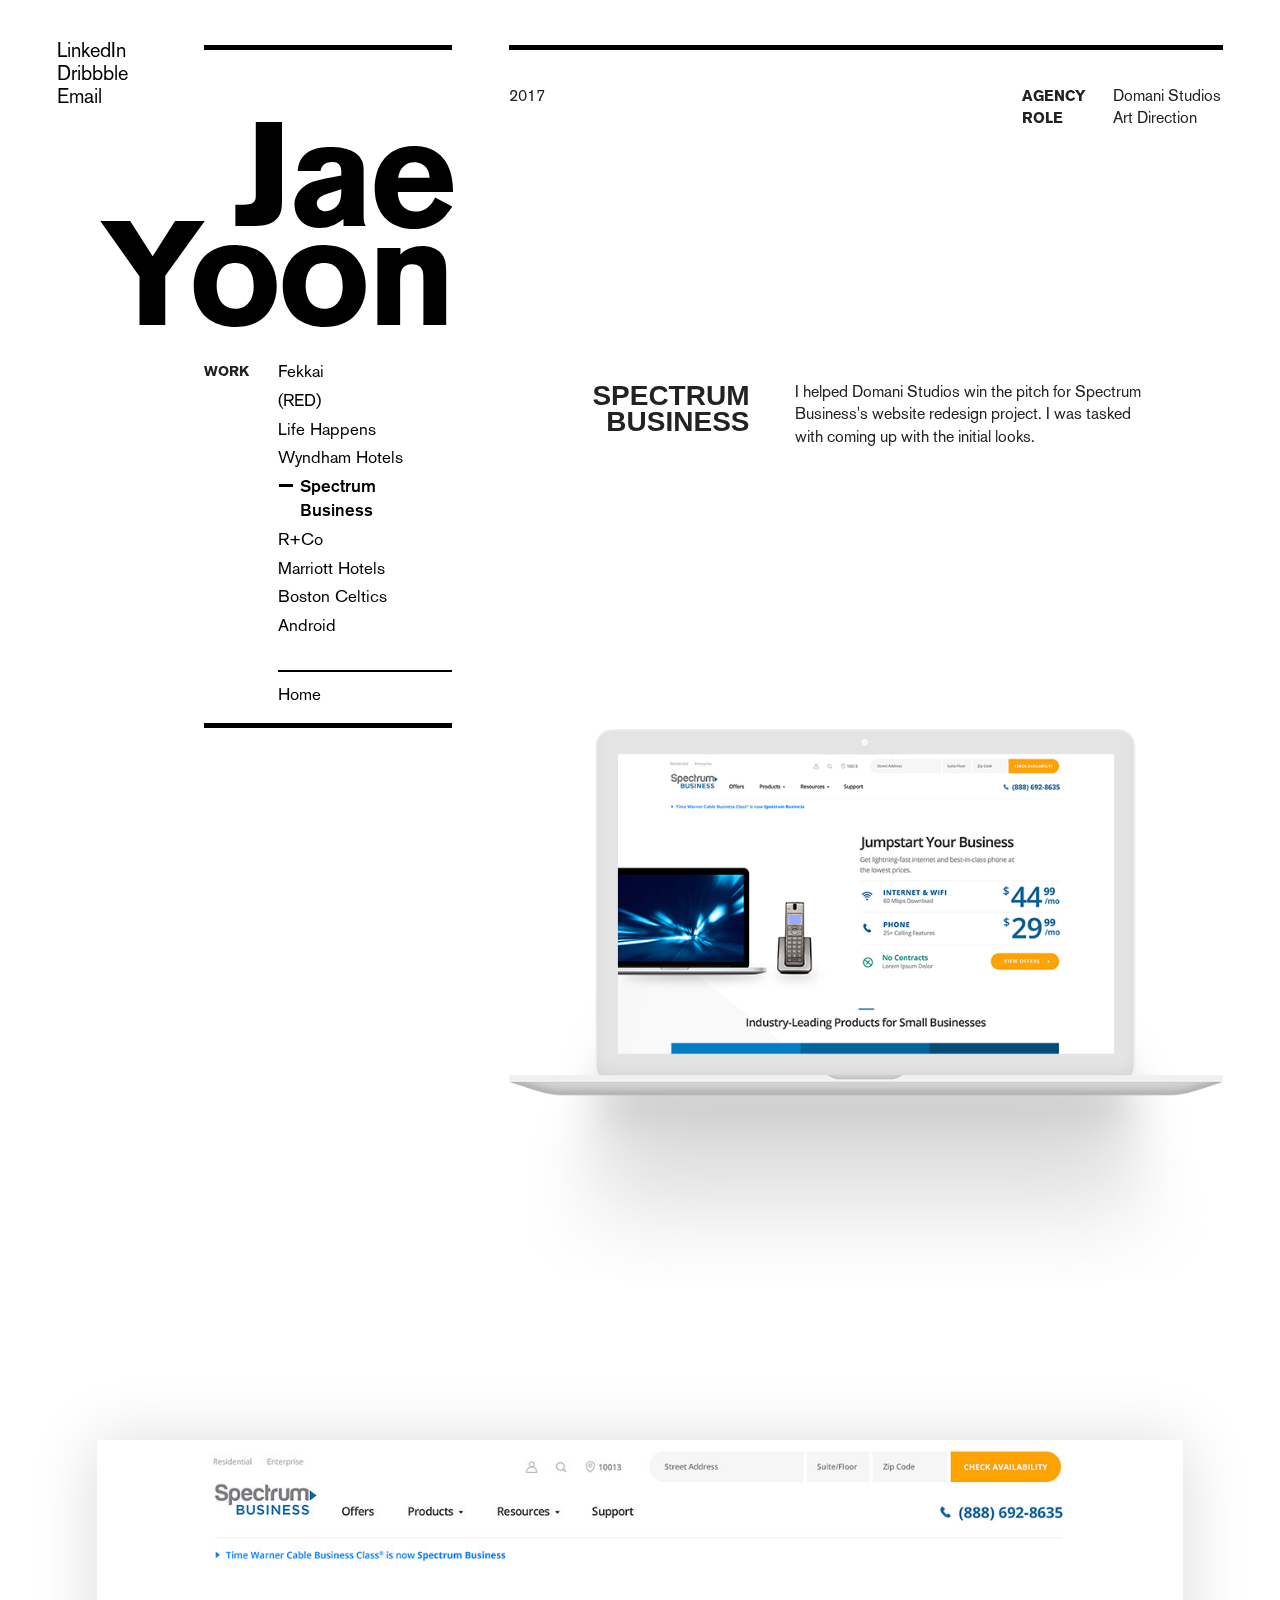
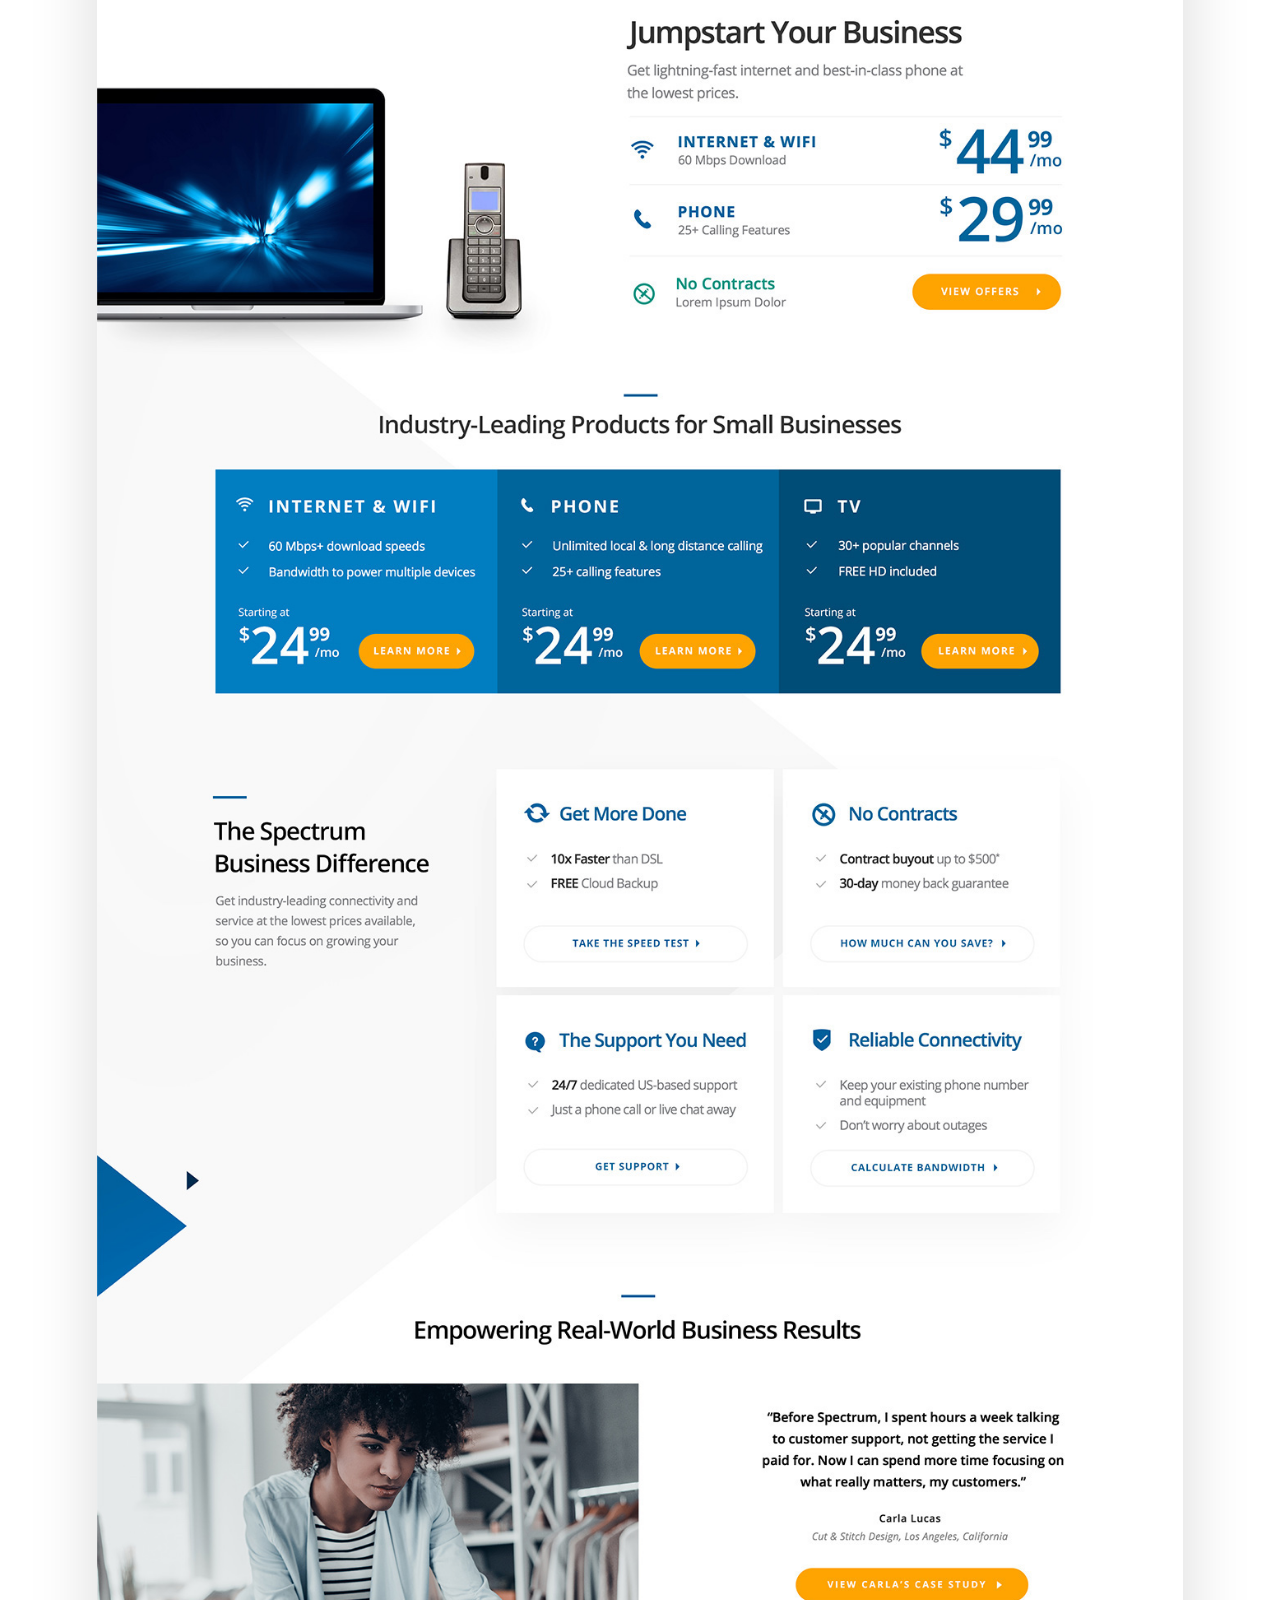
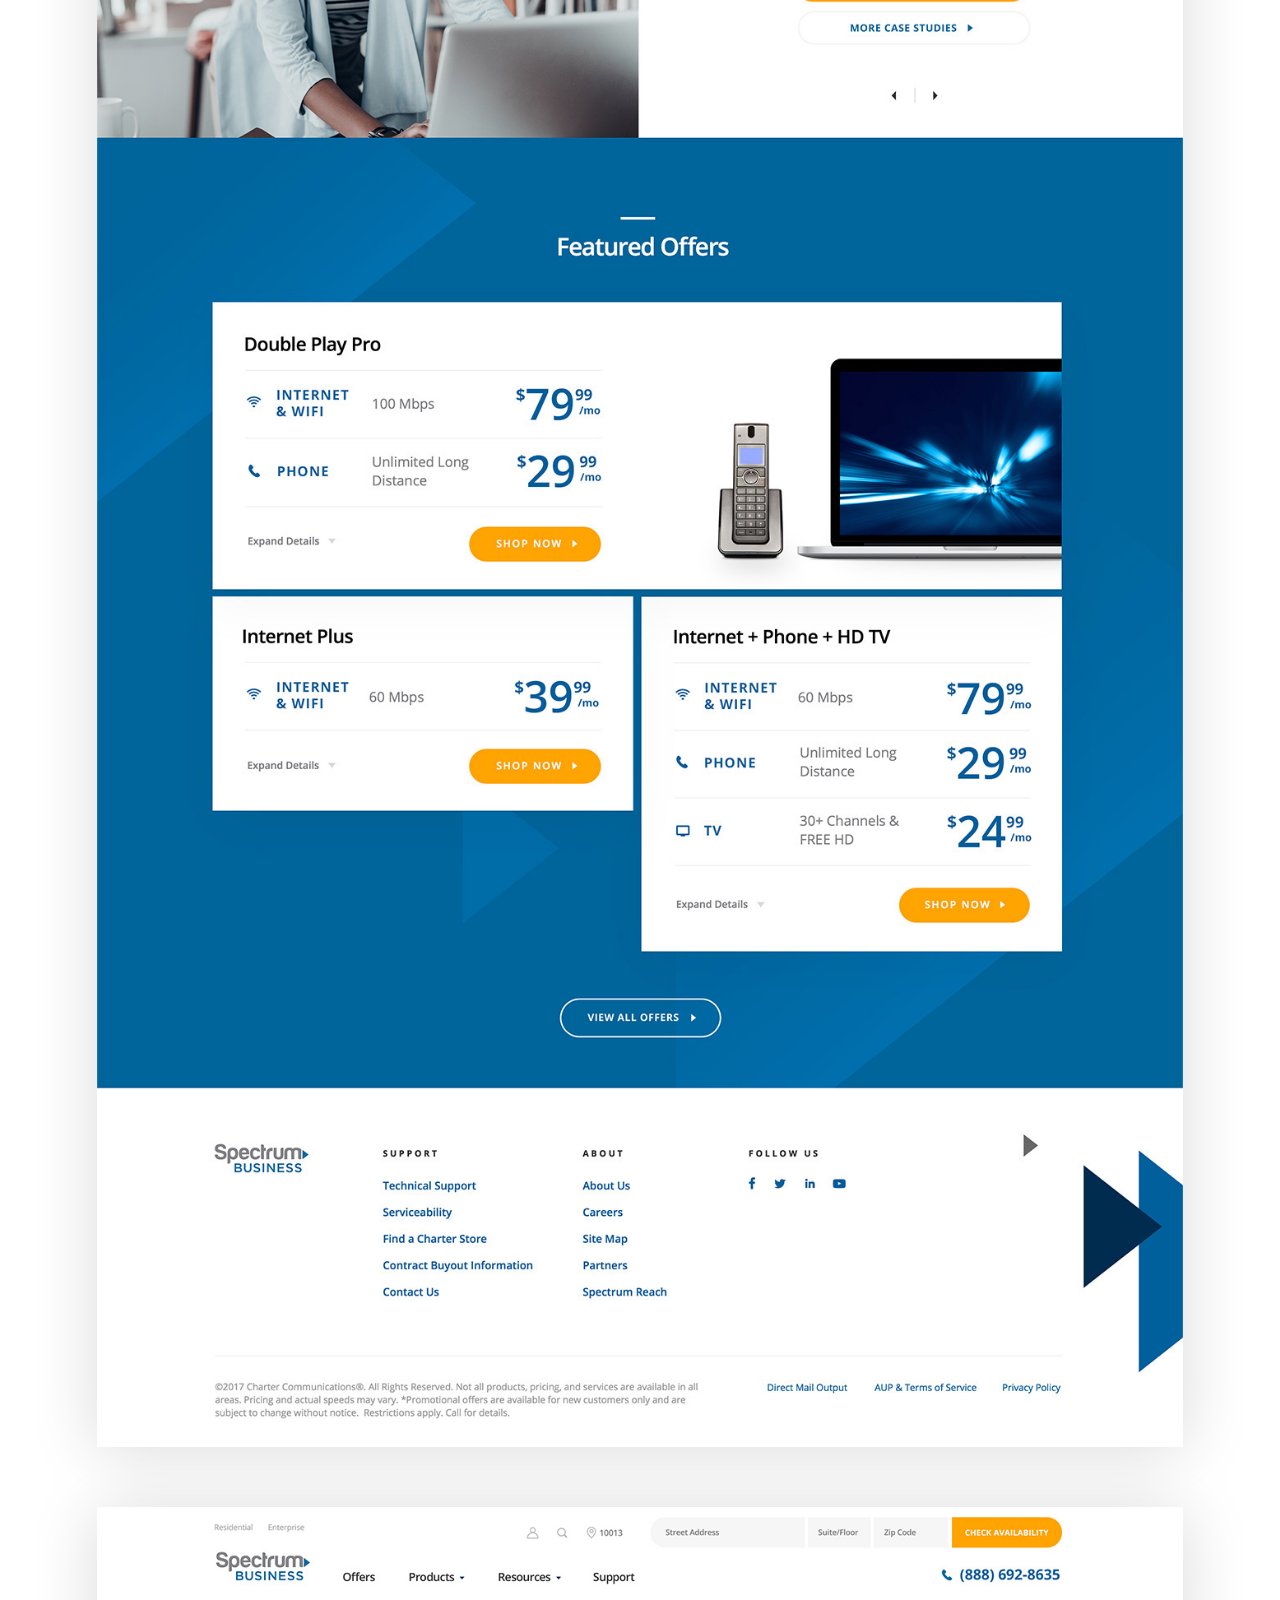
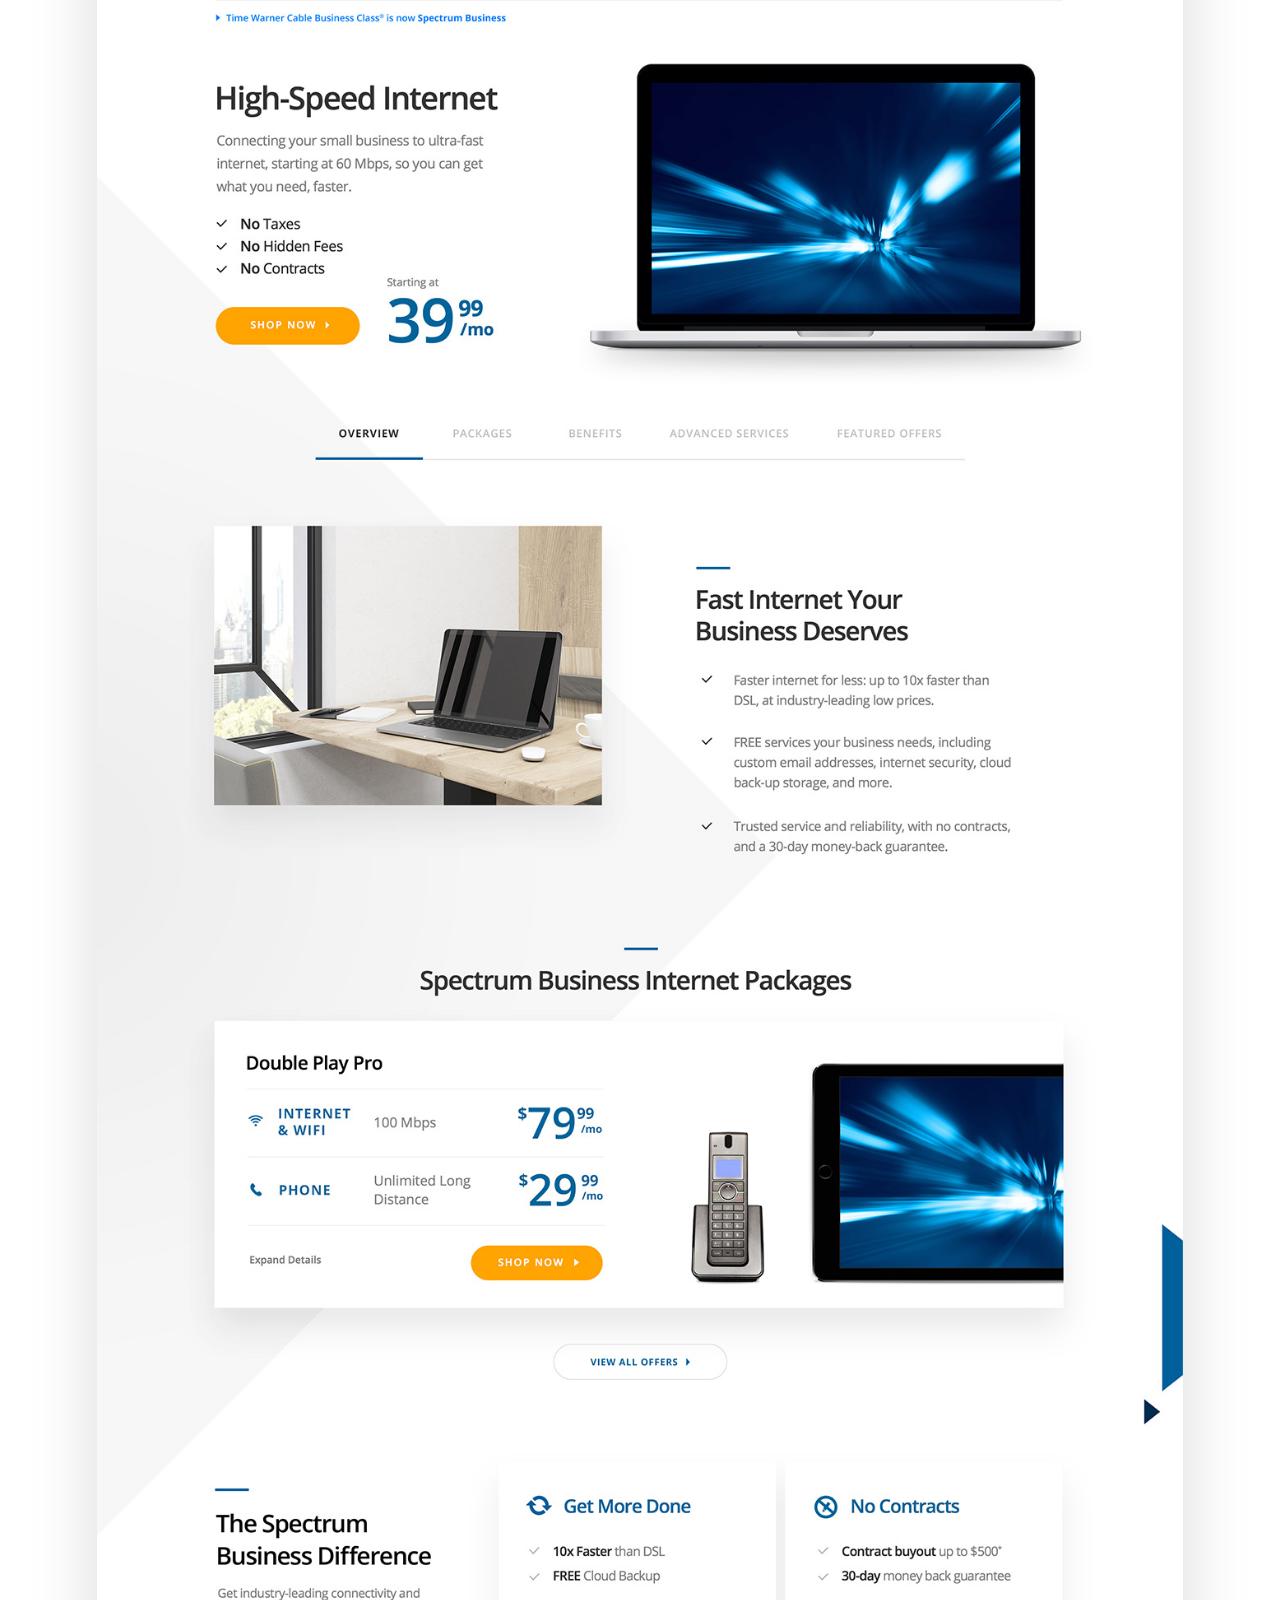
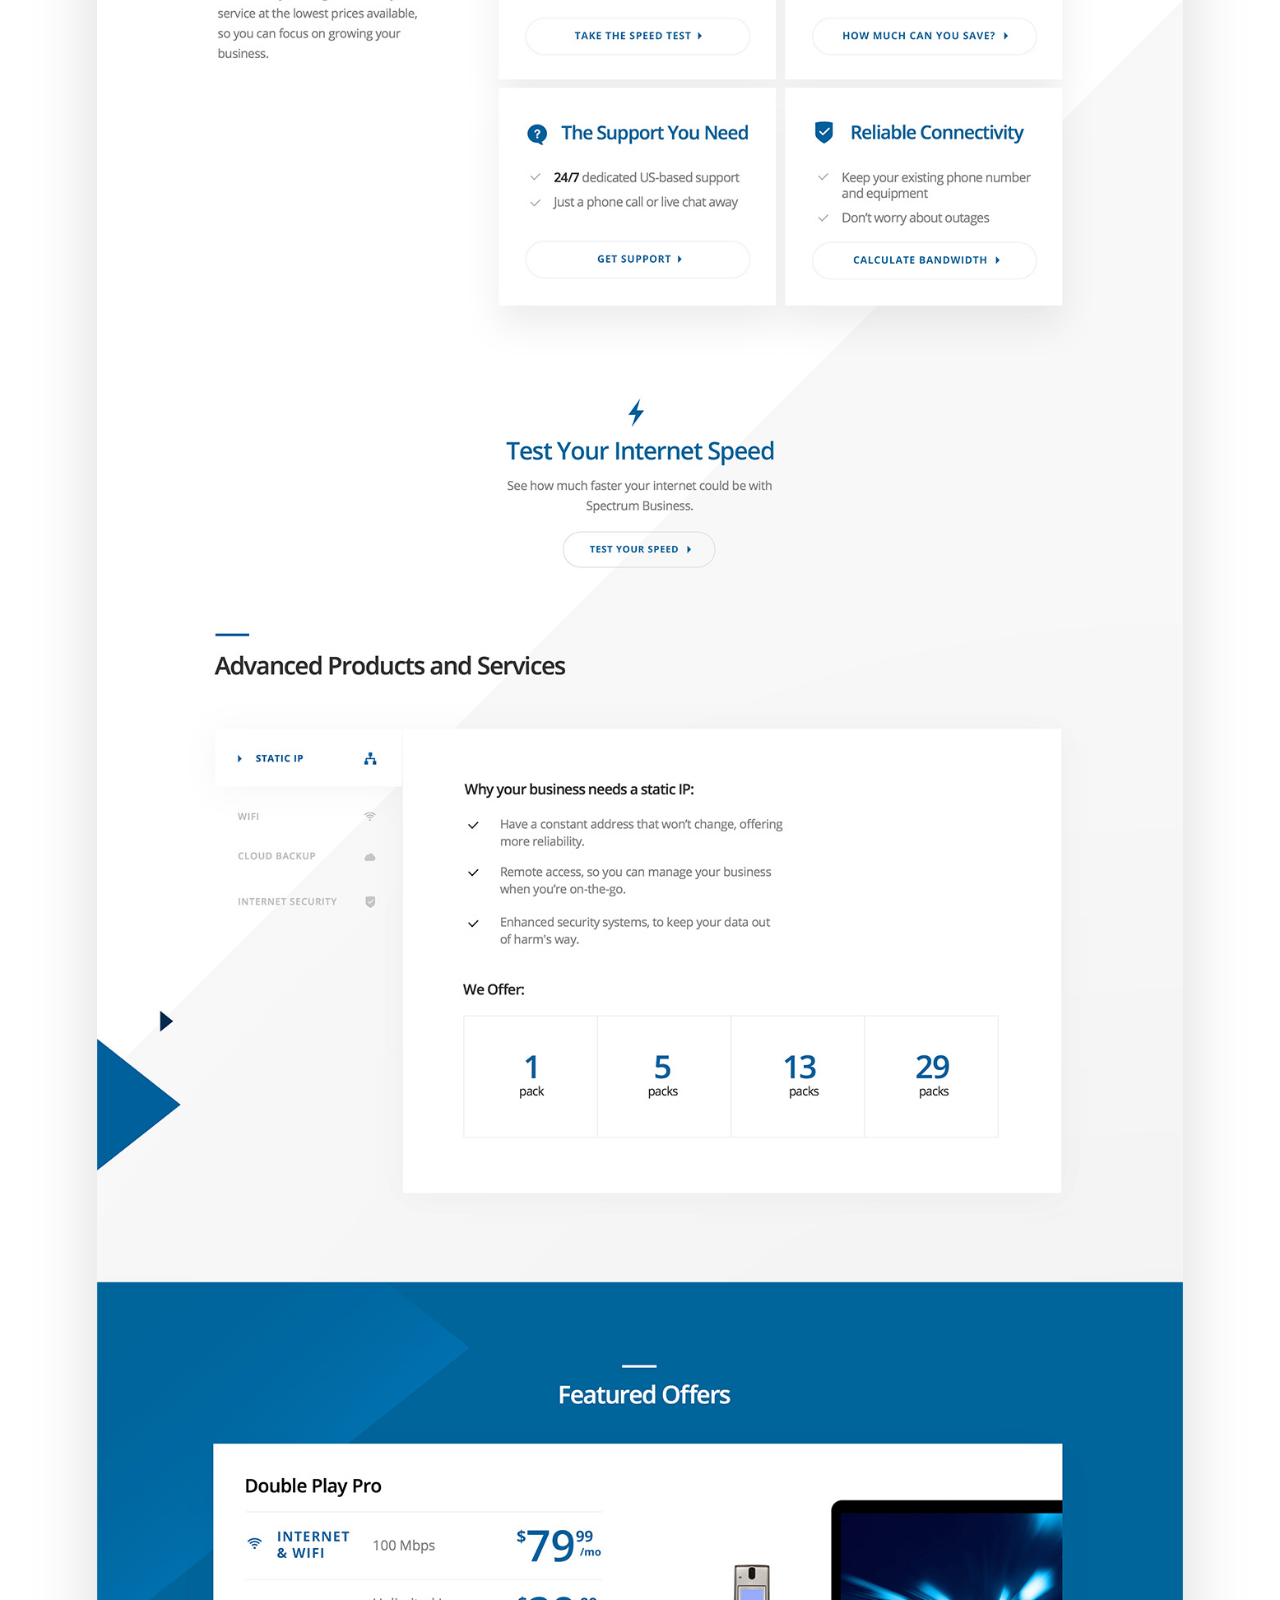
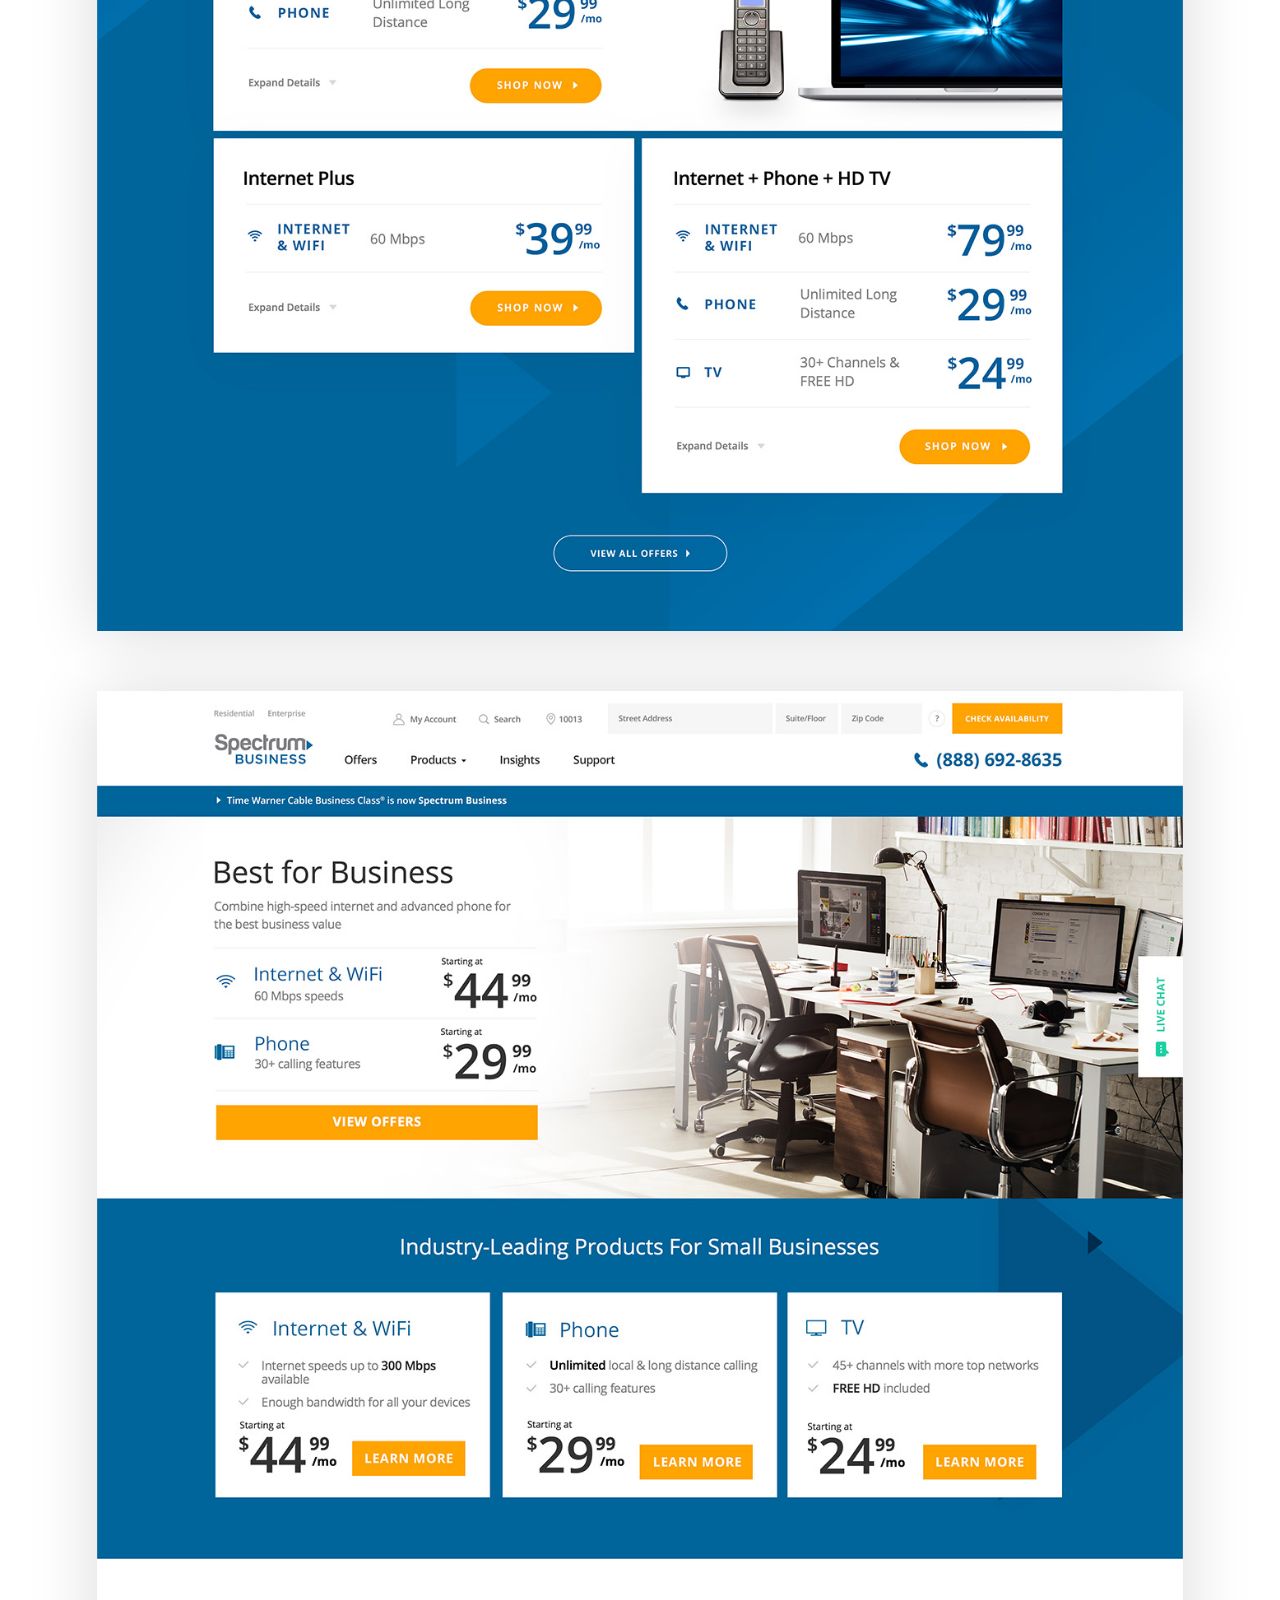
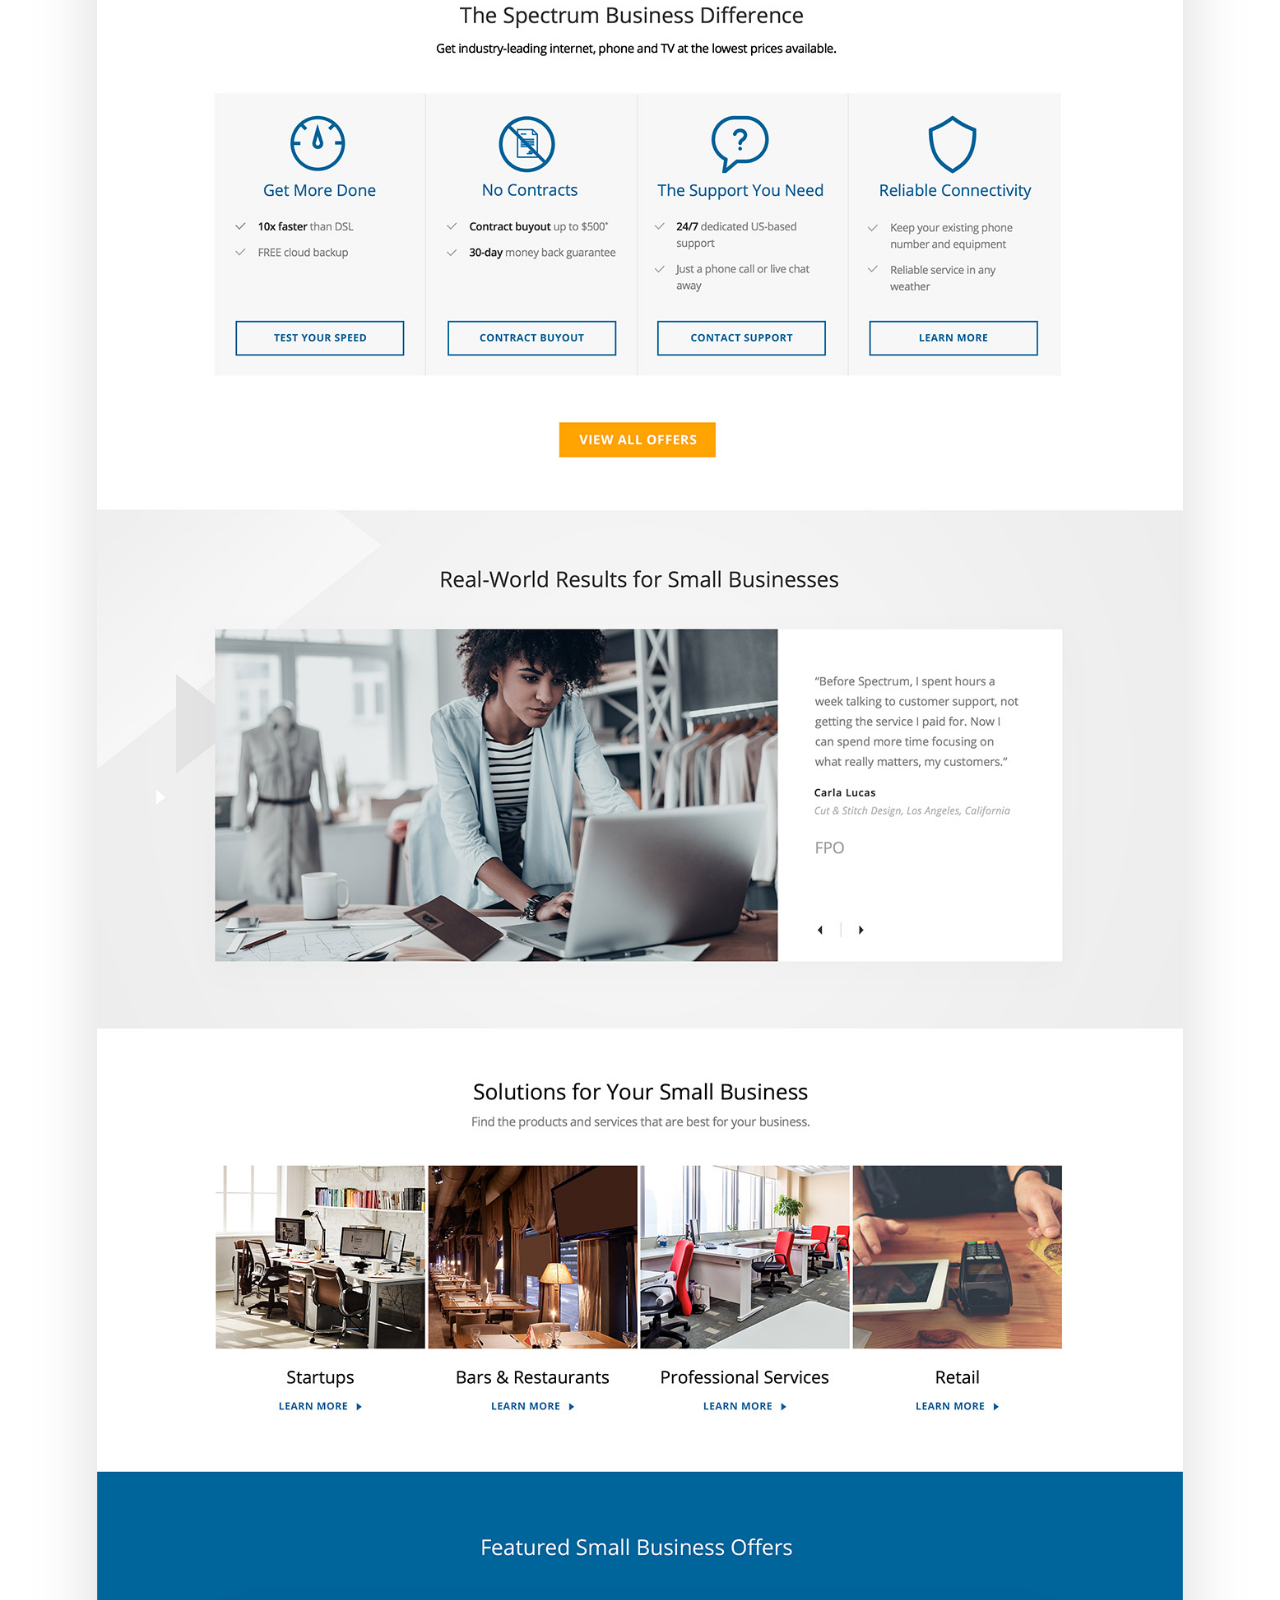
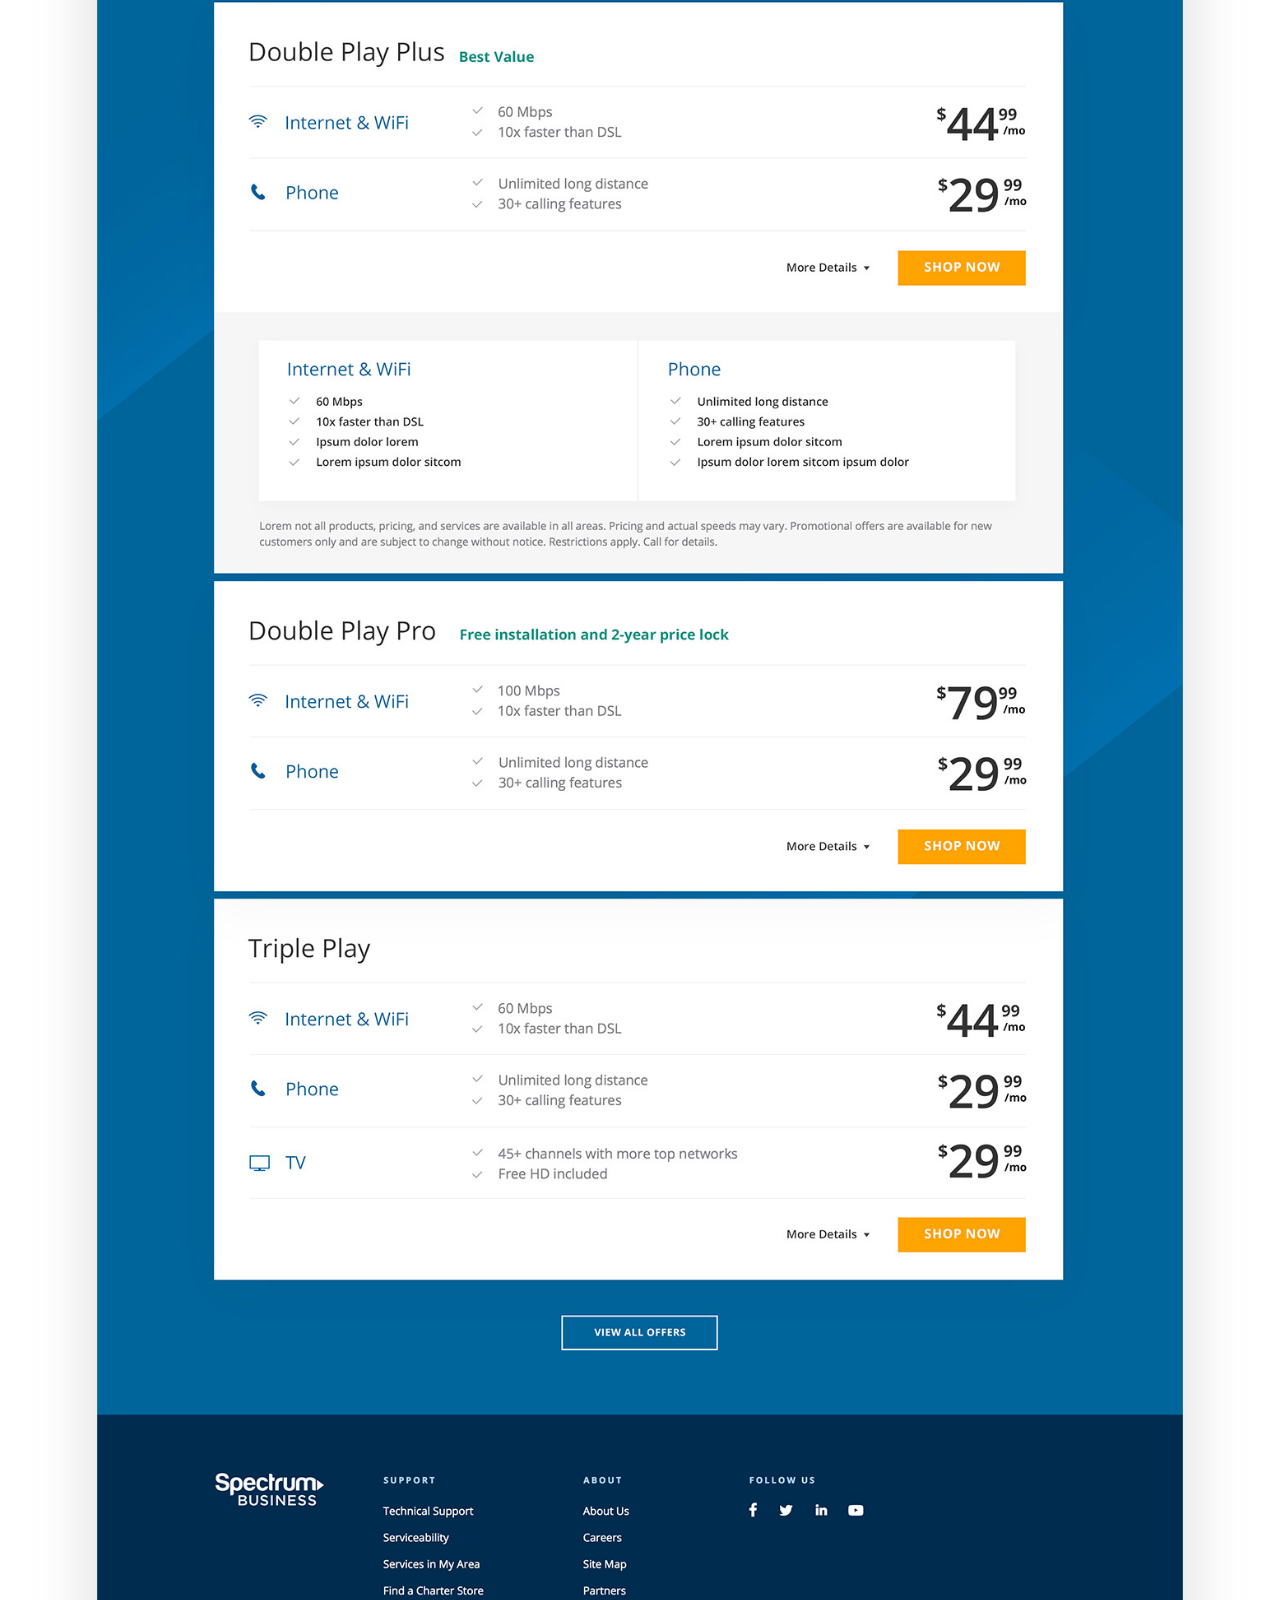
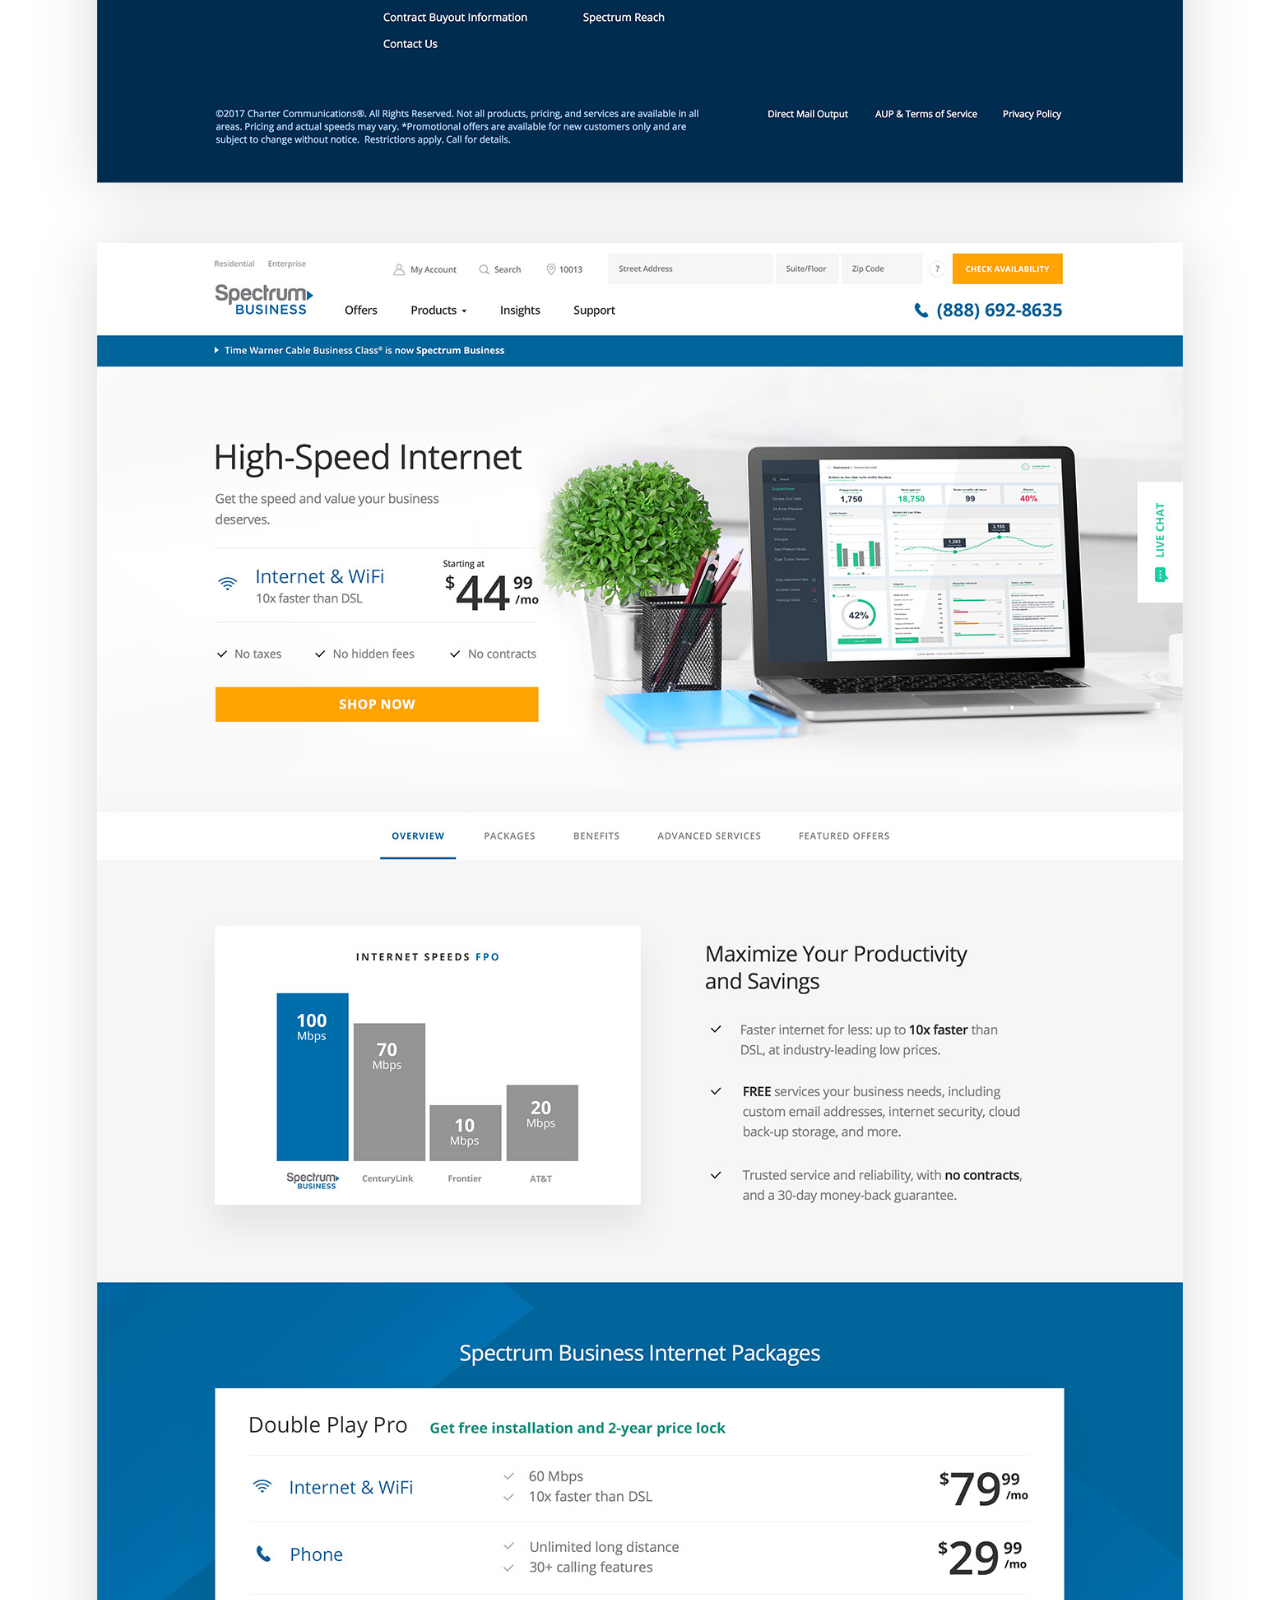
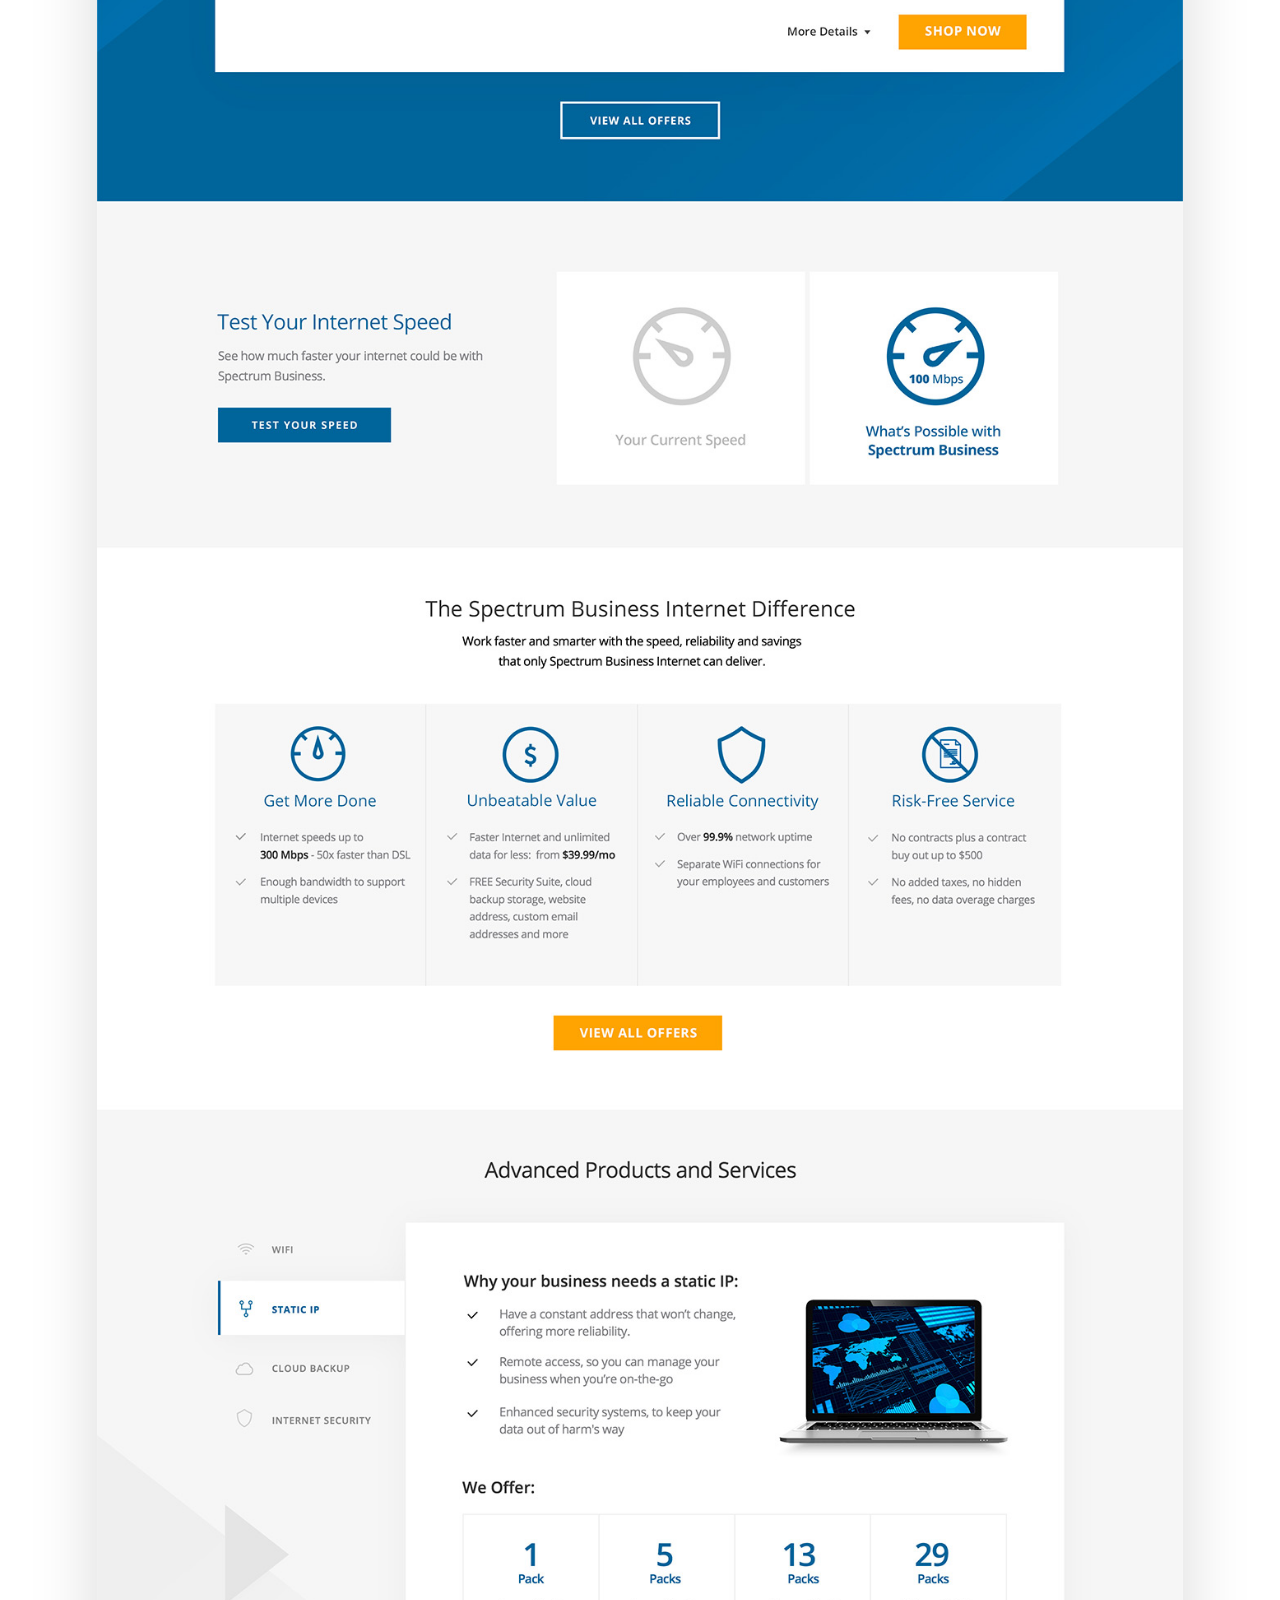
<file: spectrum_business.html>
<!doctype html>
<html class="no-js" lang="">
    <head>
        <meta charset="utf-8">
        <meta http-equiv="x-ua-compatible" content="ie=edge">
        <title>Spectrum Business | Jae Yoon Portfolio</title>
        <meta name="description" content="">
        <meta name="viewport" content="width=device-width, initial-scale=1">

        <link rel="apple-touch-icon" href="apple-touch-icon.png">
        <!-- Place favicon.ico in the root directory -->

        <link rel="stylesheet" href="css/normalize.css">
        <link rel="stylesheet" href="css/main.css">
        <script src="js/vendor/modernizr-2.8.3.min.js"></script>
        <!-- Global Site Tag (gtag.js) - Google Analytics -->
        <script async src="https://www.googletagmanager.com/gtag/js?id=UA-72695009-1"></script>
        <script>
          window.dataLayer = window.dataLayer || [];
          function gtag(){dataLayer.push(arguments)};
          gtag('js', new Date());

          gtag('config', 'UA-72695009-1');
        </script>
    </head>
    <body>
        <div class="wrapper work initial">
            <section class="left-info initial">
                <nav class="info-nav">
                    <ul>
                        <li><a href="https://www.linkedin.com/in/hellojaeho/">LinkedIn</a></li>
                        <li><a href="https://dribbble.com/hellojaeho">Dribbble</a></li>
                        <li><a href="mailto:jae@hellojaeho.com"></a></li>
                    </ul>
                </nav>
                <div class="info-wrapper">
                    <div class="name">
                        <h1><a href="http://hellojaeho.com/#access">Jae Yoon</a></h1>
                    </div>
                    <div class="work-nav desc clearfix">
                        <h3>Work</h3>
                        <ul>
                            <li><a href="fekkai">Fekkai</a></li>
                            <li><a href="red">(RED)</a></li>
                            <li><a href="life">Life Happens</a></li>
                            <li><a href="wyndham_hotels">Wyndham Hotels</a></li>
                            <li class="active"><a href="spectrum_business">Spectrum Business</a></li>
                            <li><a href="randco">R+Co</a></li>
                            <li><a href="marriott_hotels">Marriott Hotels</a></li>
                            <li><a href="boston_celtics">Boston Celtics</a></li>
                            <li><a href="android">Android</a></li>
                            <li class="back"><a href="http://hellojaeho.com/#access">Home</a></li>
                        </ul>
                    </div>
                </div>
            </section>
            <section class="right-work initial case-study clearfix">
                <div class="case-labels clearfix">
                    <p>2017</p>
                    <ul>
                        <li class="clearfix">
                            <h3>Agency</h3>
                            <p>Domani Studios</p>
                        </li>
                        <li class="clearfix">
                            <h3>Role</h3>
                            <p>Art Direction</p>
                        </li>
                    </ul>
                </div>
                <div class="case-info clearfix">
                    <div class="case-info-wrapper">
                        <h2>Spectrum Business</h2>
                        <p>I helped Domani Studios win the pitch for Spectrum Business's website redesign project.  I was tasked with coming up with the initial looks.</p>
                    </div>
                    <div class="case-laptop">
                        <img src="img/work/spectrum_business/spectrum_laptop.png">
                    </div>
                </div>
                <!-- <a href="">
                    <li>
                        <div class="work-desc clearfix">
                            <div class="work-label clearfix">
                                <span>2016</span>
                                <div class="work-name">
                                    <h2>(RED)</h2>
                                    <p>Lead Design</p>
                                </div>
                            </div>
                            <div class="work-no">2</div>
                        </div>
                        <div class="work-img">
                            <img src="img/work/red.jpg">
                        </div>
                    </li>
                </a> -->

            </section>
            <div class="case-images">
                <div class="full">
                    <img src="img/work/spectrum_business/spectrum_1.jpg">
                    <img src="img/work/spectrum_business/spectrum_2.jpg">
                    <img src="img/work/spectrum_business/spectrum_3.jpg">
                    <img src="img/work/spectrum_business/spectrum_4.jpg">
                </div>
                <div class="mobile">
                    <img src="img/work/spectrum_business/spectrum_m_1.jpg">
                    <img src="img/work/spectrum_business/spectrum_m_2.jpg">
                    <img src="img/work/spectrum_business/spectrum_m_3.jpg">
                </div>
            </div>

            <div class="next">
                <ul>
                    <li><a href="randco">Next</a></li>
                    <li><a class="top">Top</a></li>
                    <li><a href="http://hellojaeho.com/#access">Home</a></li>
                </ul>
            </div>

            <div class="mobile-case-nav">
                <ul>
                    <li><a href="randco">Next</a></li>
                    <li><a href="http://hellojaeho.com/#access">Home</a></li>
                </ul>
            </div>

            <section class="mobile-left-info">
                <div class="info-wrapper">
                    <div class="name">
                        <h1><a href="http://hellojaeho.com/#access">Jae Yoon</a></h1>
                    </div>
                </div>
                <nav class="info-nav">
                    <ul>
                        <li><a href="https://www.linkedin.com/in/hellojaeho/">LinkedIn</a></li>
                        <li><a href="https://dribbble.com/hellojaeho">Dribbble</a></li>
                        <li><a href="mailto:jae@hellojaeho.com"></a></li>
                    </ul>
                </nav>
            </section>
        </div>

        <script src="https://code.jquery.com/jquery-1.12.0.min.js"></script>
        <script>window.jQuery || document.write('<script src="js/vendor/jquery-1.12.0.min.js"><\/script>')</script>
        <script src="js/plugins.js"></script>
        <script src="js/main.js"></script>

        <!-- Google Analytics: change UA-XXXXX-X to be your site's ID. -->
        <script>
            (function(b,o,i,l,e,r){b.GoogleAnalyticsObject=l;b[l]||(b[l]=
            function(){(b[l].q=b[l].q||[]).push(arguments)});b[l].l=+new Date;
            e=o.createElement(i);r=o.getElementsByTagName(i)[0];
            e.src='https://www.google-analytics.com/analytics.js';
            r.parentNode.insertBefore(e,r)}(window,document,'script','ga'));
            ga('create','UA-XXXXX-X','auto');ga('send','pageview');
        </script>
    </body>
</html>
</file>
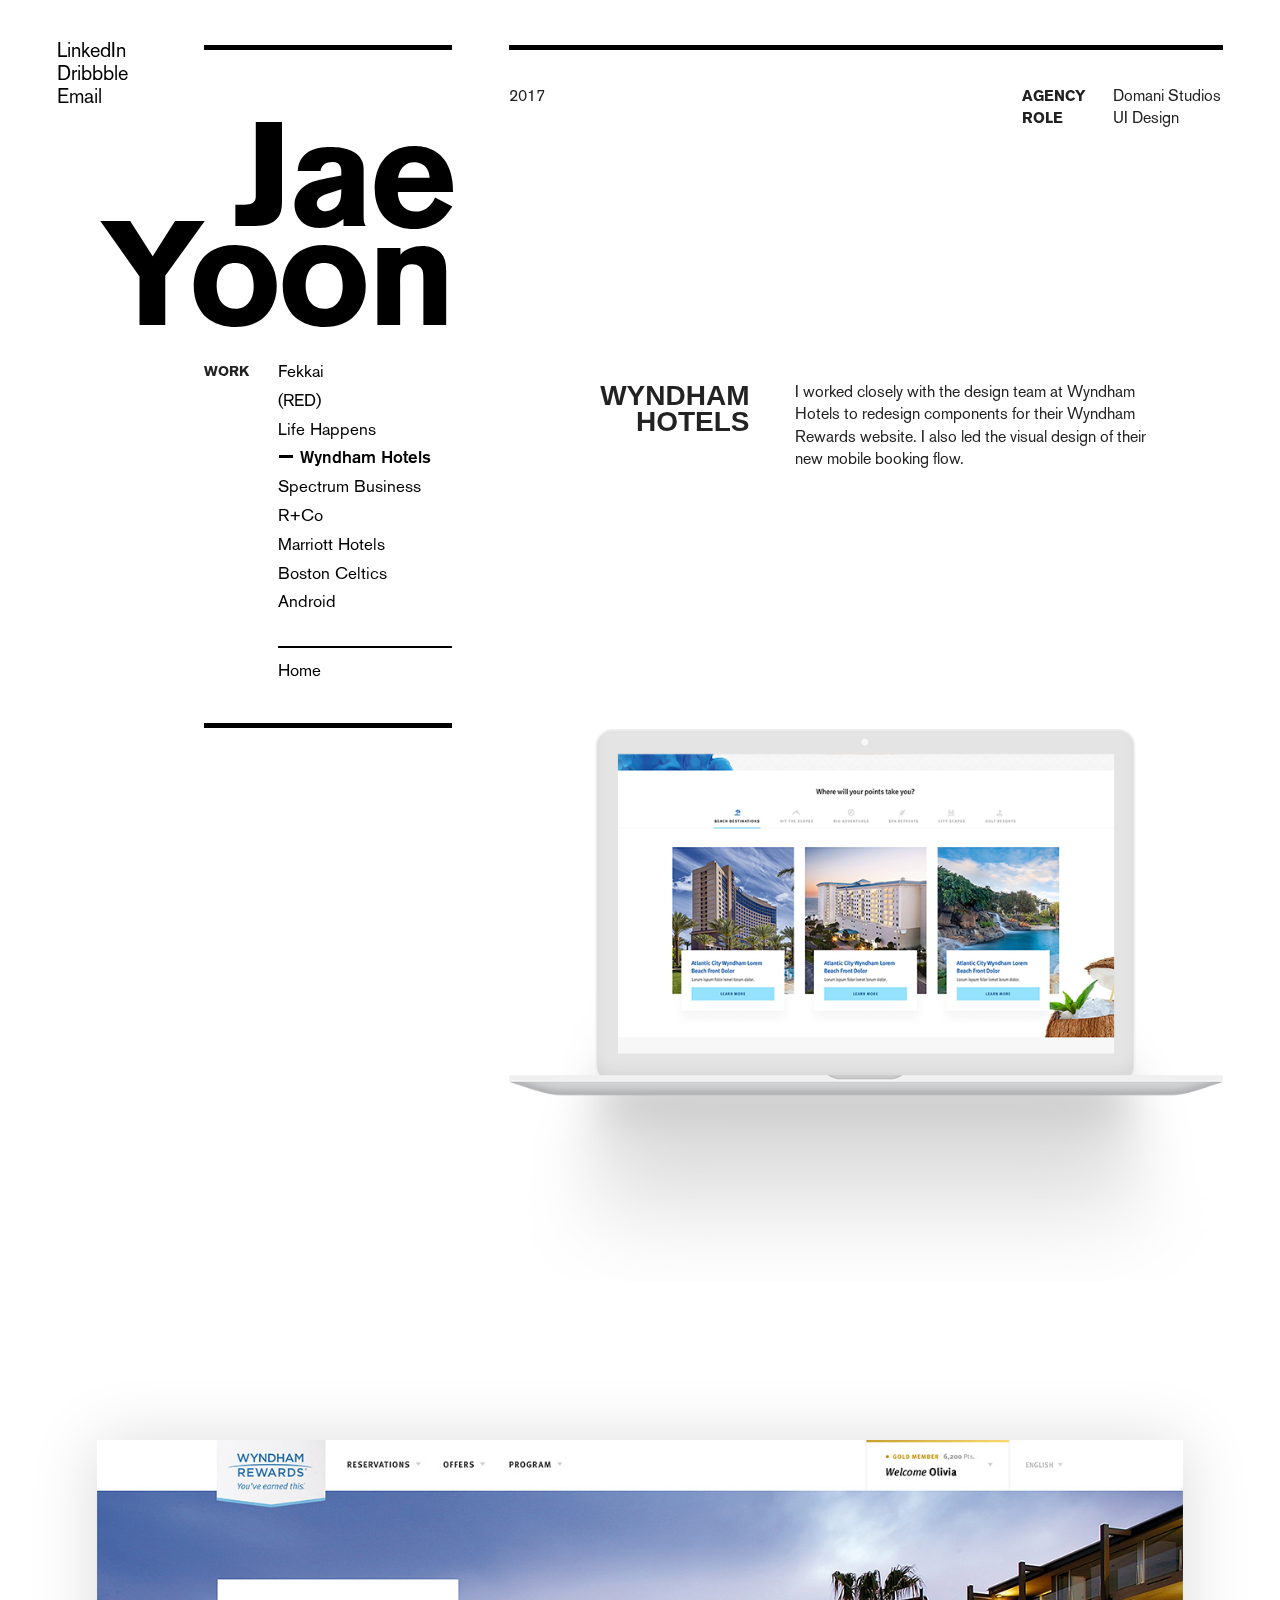
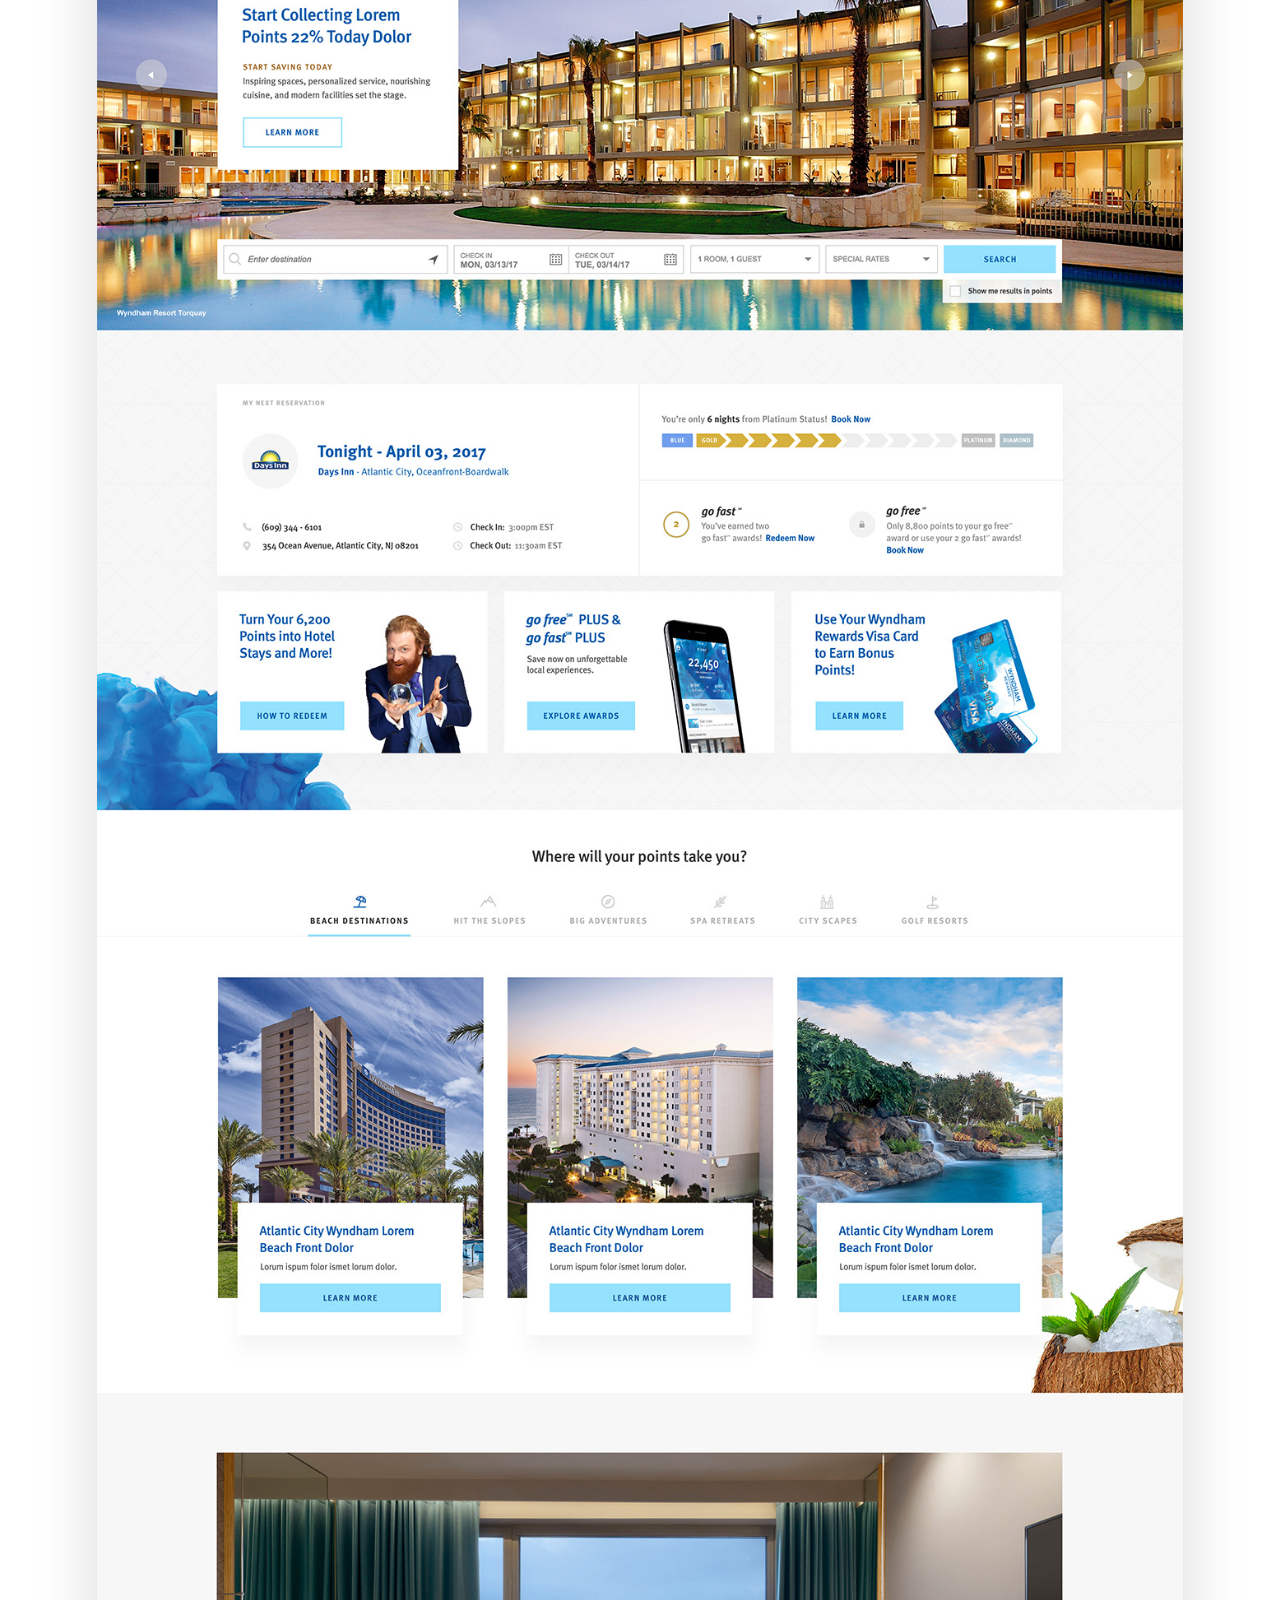
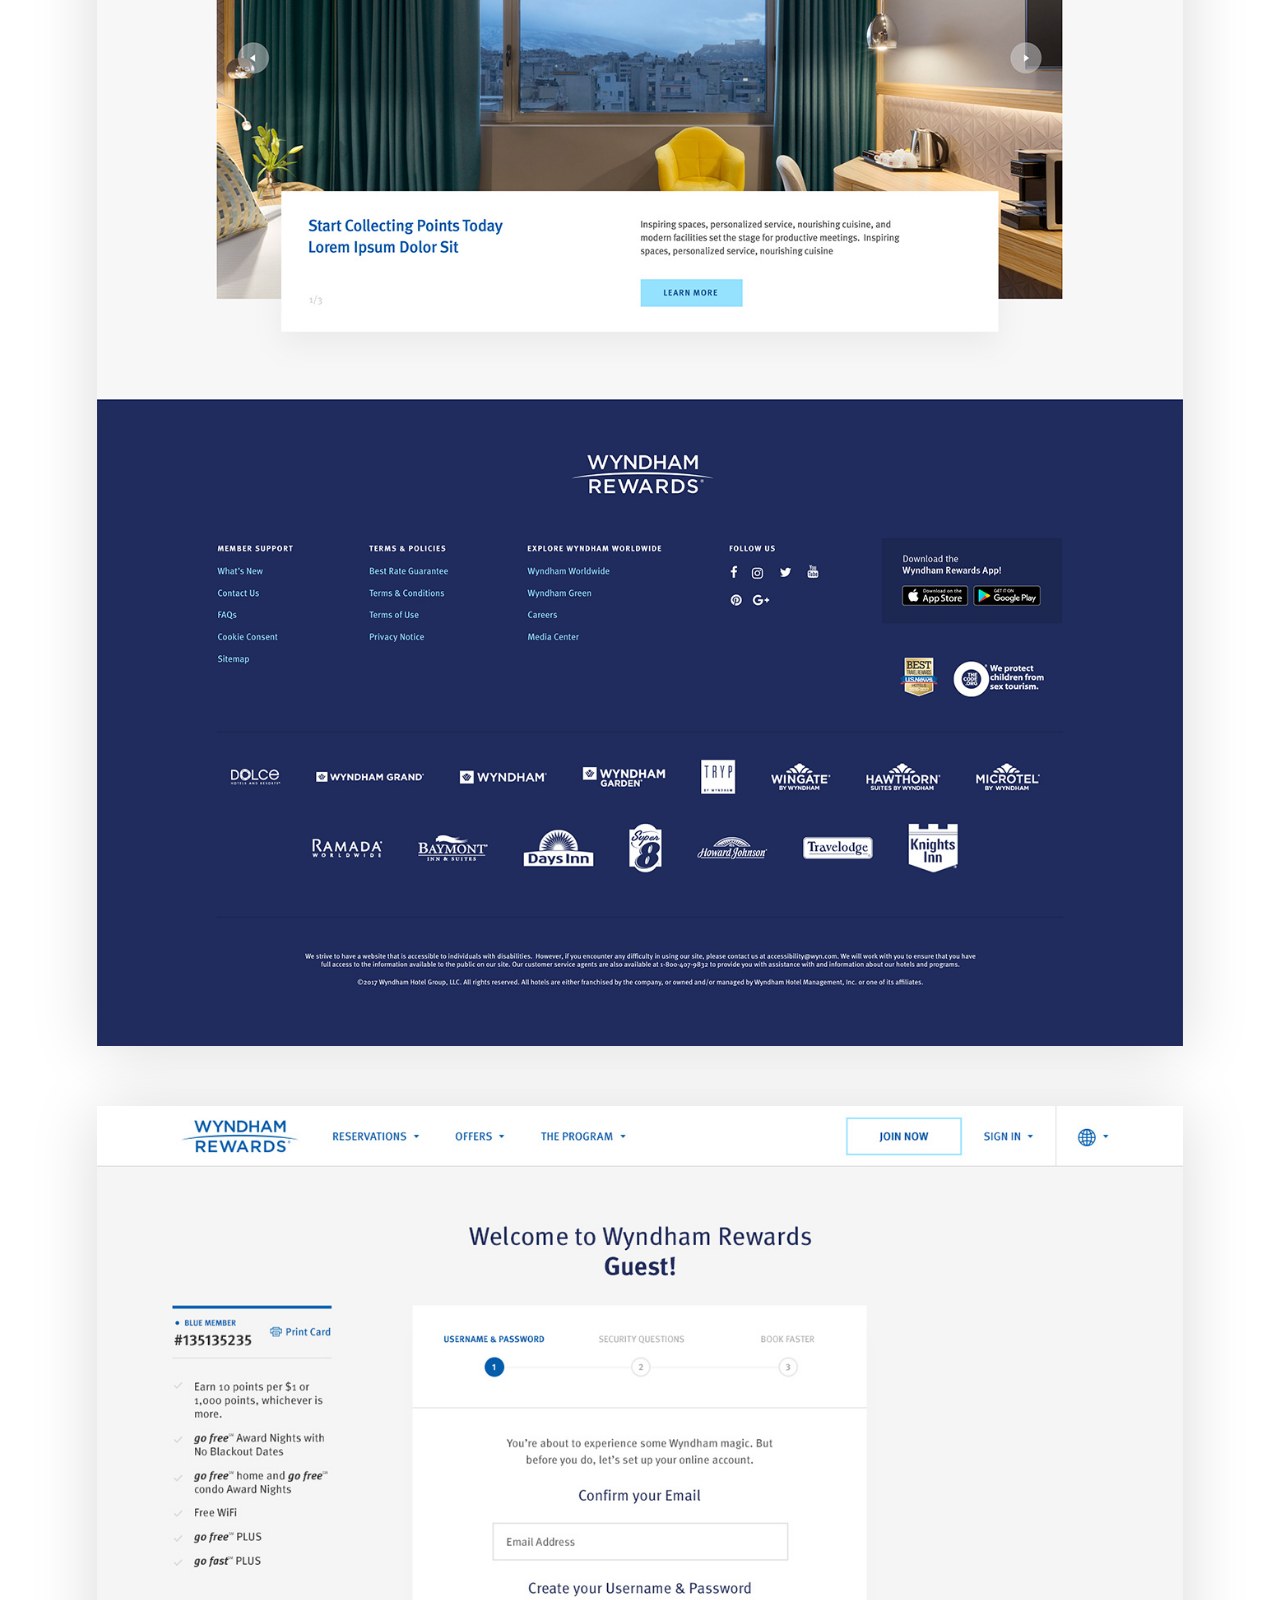
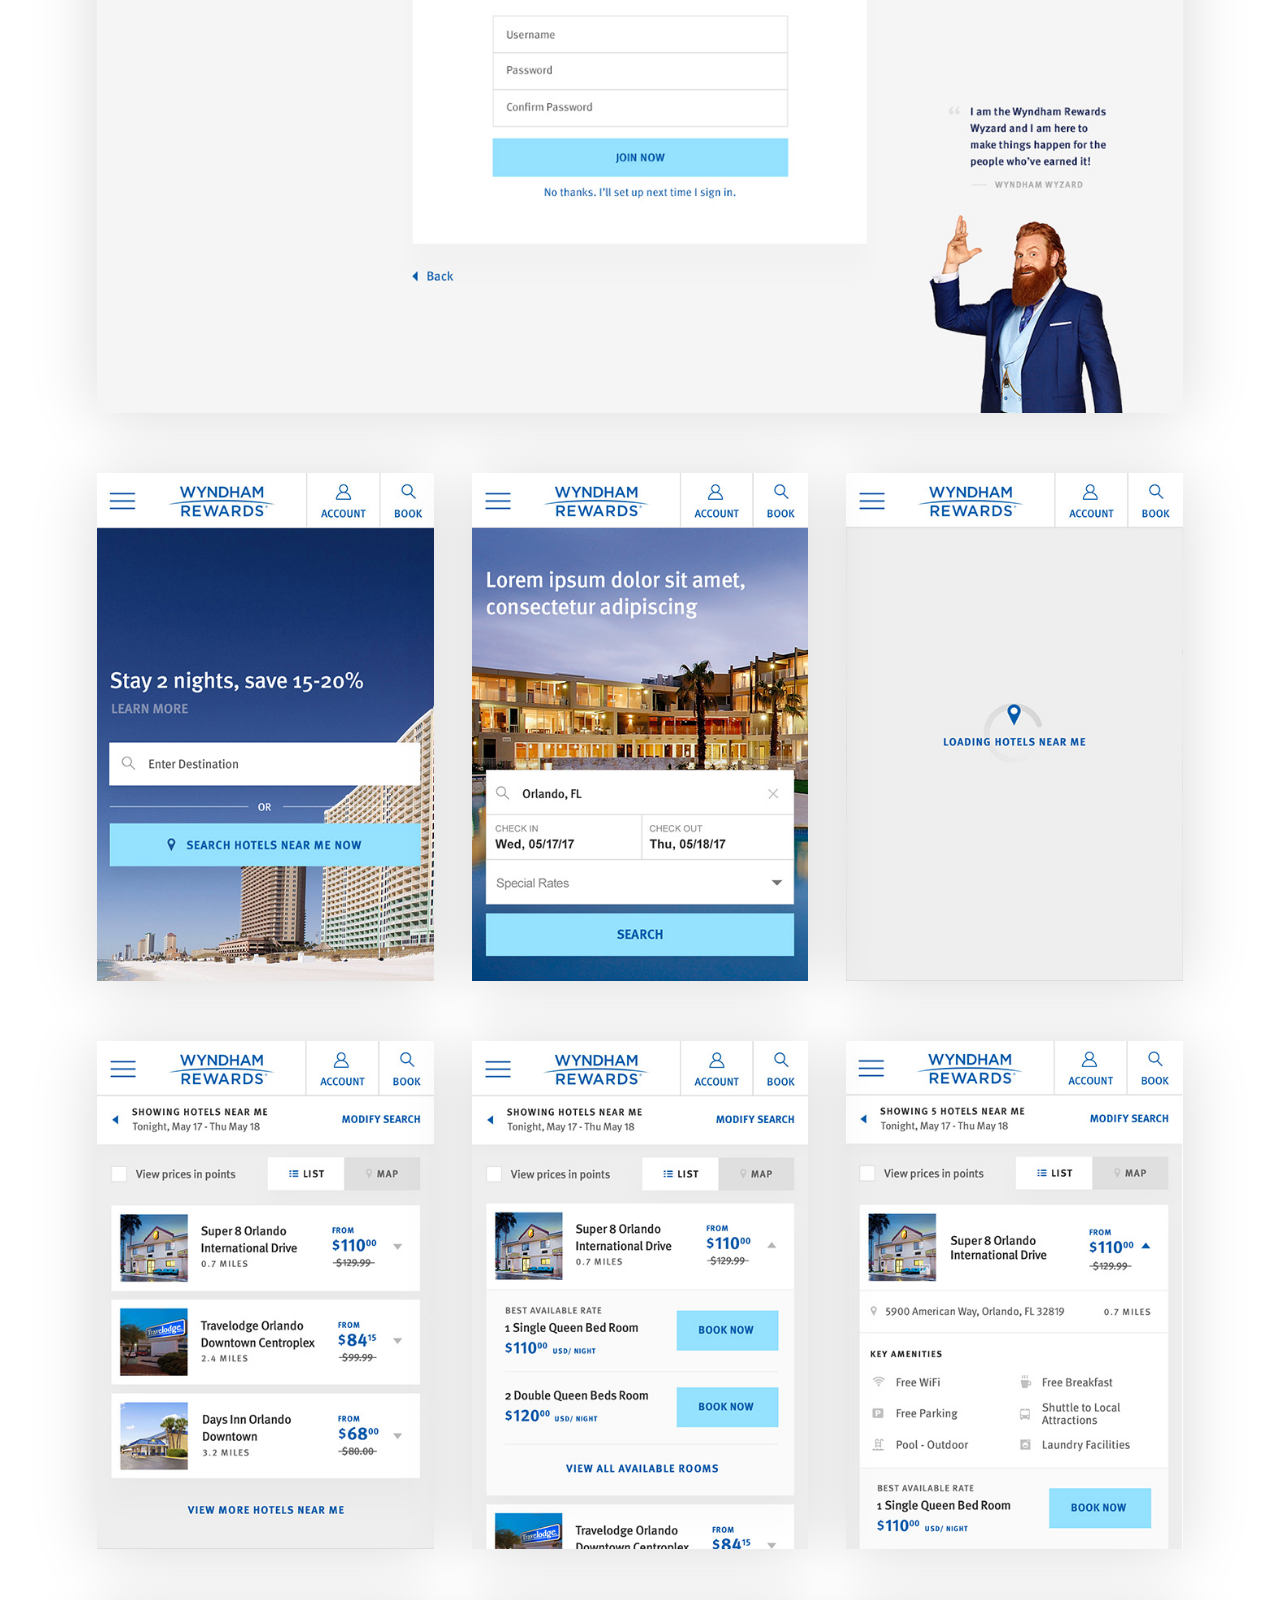
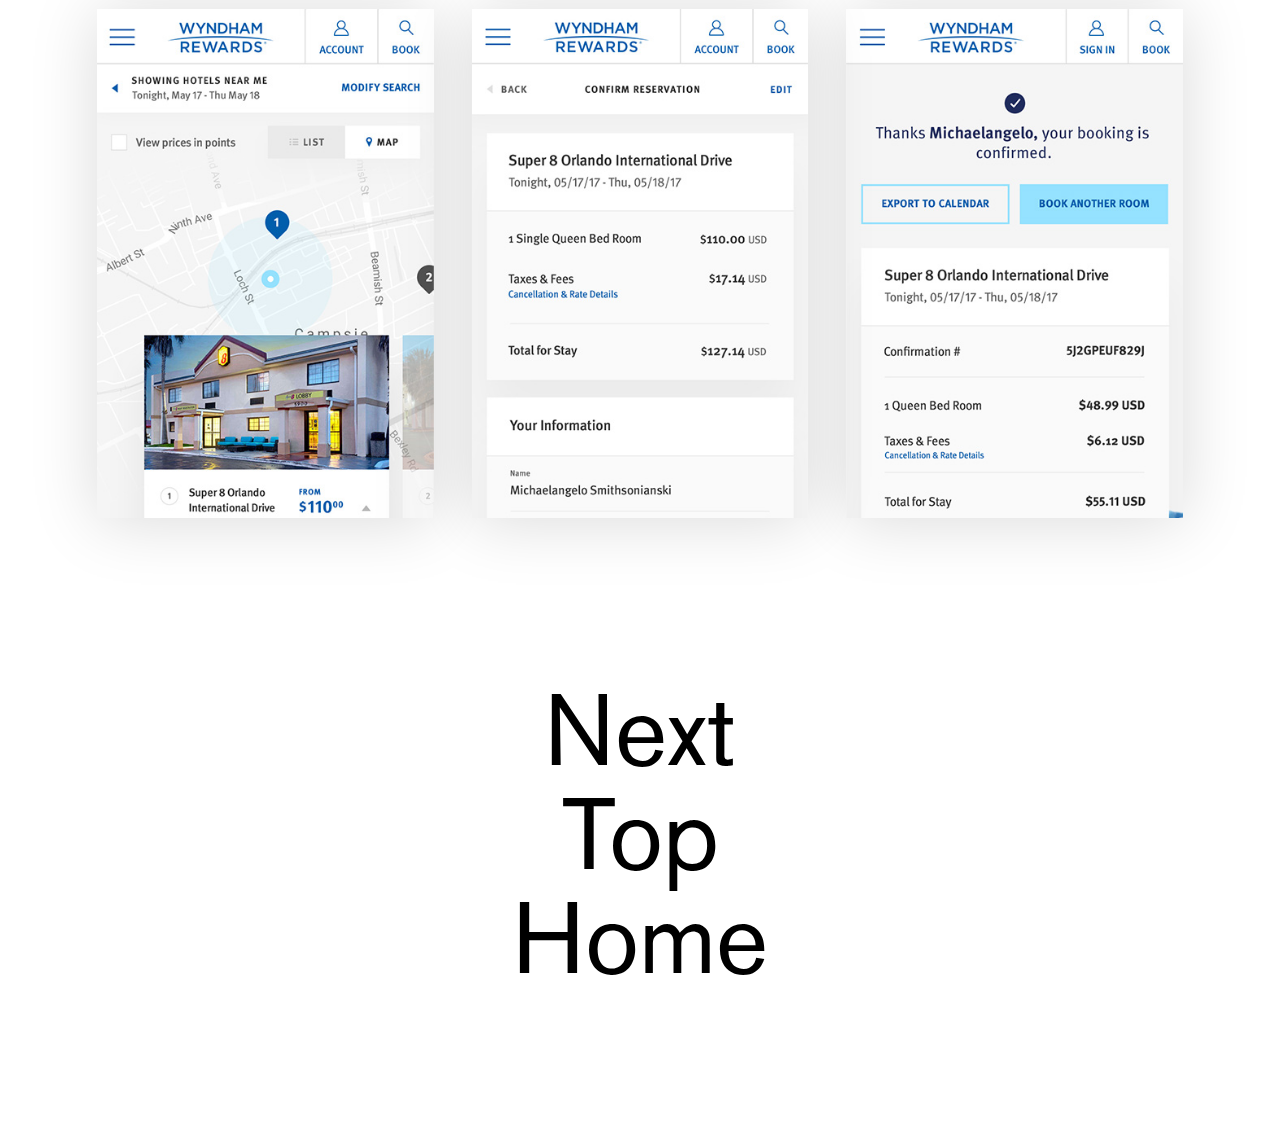
<file: wyndham_hotels.html>
<!doctype html>
<html class="no-js" lang="">
    <head>
        <meta charset="utf-8">
        <meta http-equiv="x-ua-compatible" content="ie=edge">
        <title>Wyndham Hotels | Jae Yoon Portfolio</title>
        <meta name="description" content="">
        <meta name="viewport" content="width=device-width, initial-scale=1">

        <link rel="apple-touch-icon" href="apple-touch-icon.png">
        <!-- Place favicon.ico in the root directory -->

        <link rel="stylesheet" href="css/normalize.css">
        <link rel="stylesheet" href="css/main.css">
        <script src="js/vendor/modernizr-2.8.3.min.js"></script>
        <!-- Global Site Tag (gtag.js) - Google Analytics -->
        <script async src="https://www.googletagmanager.com/gtag/js?id=UA-72695009-1"></script>
        <script>
          window.dataLayer = window.dataLayer || [];
          function gtag(){dataLayer.push(arguments)};
          gtag('js', new Date());

          gtag('config', 'UA-72695009-1');
        </script>
    </head>
    <body>
        <div class="wrapper work initial">
            <section class="left-info initial">
                <nav class="info-nav">
                    <ul>
                        <li><a href="https://www.linkedin.com/in/hellojaeho/">LinkedIn</a></li>
                        <li><a href="https://dribbble.com/hellojaeho">Dribbble</a></li>
                        <li><a href="mailto:jae@hellojaeho.com"></a></li>
                    </ul>
                </nav>
                <div class="info-wrapper">
                    <div class="name">
                        <h1><a href="http://hellojaeho.com/#access">Jae Yoon</a></h1>
                    </div>
                    <div class="work-nav desc clearfix">
                        <h3>Work</h3>
                        <ul>
                            <li><a href="fekkai">Fekkai</a></li>
                            <li><a href="red">(RED)</a></li>
                            <li><a href="life">Life Happens</a></li>
                            <li class="active"><a href="wyndham_hotels">Wyndham Hotels</a></li>
                            <li><a href="spectrum_business">Spectrum Business</a></li>
                            <li><a href="randco">R+Co</a></li>
                            <li><a href="marriott_hotels">Marriott Hotels</a></li>
                            <li><a href="boston_celtics">Boston Celtics</a></li>
                            <li><a href="android">Android</a></li>
                            <li class="back"><a href="http://hellojaeho.com/#access">Home</a></li>
                        </ul>
                    </div>
                </div>
            </section>
            <section class="right-work initial case-study clearfix">
                <div class="case-labels clearfix">
                    <p>2017</p>
                    <ul>
                        <li class="clearfix">
                            <h3>Agency</h3>
                            <p>Domani Studios</p>
                        </li>
                        <li class="clearfix">
                            <h3>Role</h3>
                            <p>UI Design</p>
                        </li>
                    </ul>
                </div>
                <div class="case-info clearfix">
                    <div class="case-info-wrapper">
                        <h2>Wyndham Hotels</h2>
                        <p>I worked closely with the design team at Wyndham Hotels to redesign components for their Wyndham Rewards website.  I also led the visual design of their new mobile booking flow.</p>
                    </div>
                    <div class="case-laptop">
                        <img src="img/work/wyndham_hotels/wyndham_laptop.png">
                    </div>
                </div>
                <!-- <a href="">
                    <li>
                        <div class="work-desc clearfix">
                            <div class="work-label clearfix">
                                <span>2016</span>
                                <div class="work-name">
                                    <h2>(RED)</h2>
                                    <p>Lead Design</p>
                                </div>
                            </div>
                            <div class="work-no">2</div>
                        </div>
                        <div class="work-img">
                            <img src="img/work/red.jpg">
                        </div>
                    </li>
                </a> -->

            </section>
            <div class="case-images">
                <div class="full">
                    <img src="img/work/wyndham_hotels/wyndham_1.jpg">
                    <img src="img/work/wyndham_hotels/wyndham_2.jpg">
                </div>
                <div class="mobile">
                    <img src="img/work/wyndham_hotels/wyndham_m_1.jpg">
                    <img src="img/work/wyndham_hotels/wyndham_m_2.jpg">
                    <img src="img/work/wyndham_hotels/wyndham_m_3.jpg">
                </div>
                <div class="mobile">
                    <img src="img/work/wyndham_hotels/wyndham_m_4.jpg">
                    <img src="img/work/wyndham_hotels/wyndham_m_5.jpg">
                    <img src="img/work/wyndham_hotels/wyndham_m_5.5.jpg">
                </div>
                <div class="mobile">
                    <img src="img/work/wyndham_hotels/wyndham_m_6.jpg">
                    <img src="img/work/wyndham_hotels/wyndham_m_7.jpg">
                    <img src="img/work/wyndham_hotels/wyndham_m_8.jpg">
                </div>
            </div>

            <div class="next">
                <ul>
                    <li><a href="spectrum_business">Next</a></li>
                    <li><a class="top">Top</a></li>
                    <li><a href="http://hellojaeho.com/#access">Home</a></li>
                </ul>
            </div>

            <div class="mobile-case-nav">
                <ul>
                    <li><a href="spectrum_business">Next</a></li>
                    <li><a href="http://hellojaeho.com/#access">Home</a></li>
                </ul>
            </div>

            <section class="mobile-left-info">
                <div class="info-wrapper">
                    <div class="name">
                        <h1><a href="http://hellojaeho.com/#access">Jae Yoon</a></h1>
                    </div>
                </div>
                <nav class="info-nav">
                    <ul>
                        <li><a href="https://www.linkedin.com/in/hellojaeho/">LinkedIn</a></li>
                        <li><a href="https://dribbble.com/hellojaeho">Dribbble</a></li>
                        <li><a href="mailto:jae@hellojaeho.com"></a></li>
                    </ul>
                </nav>
            </section>
        </div>

        <script src="https://code.jquery.com/jquery-1.12.0.min.js"></script>
        <script>window.jQuery || document.write('<script src="js/vendor/jquery-1.12.0.min.js"><\/script>')</script>
        <script src="js/plugins.js"></script>
        <script src="js/main.js"></script>

        <!-- Google Analytics: change UA-XXXXX-X to be your site's ID. -->
        <script>
            (function(b,o,i,l,e,r){b.GoogleAnalyticsObject=l;b[l]||(b[l]=
            function(){(b[l].q=b[l].q||[]).push(arguments)});b[l].l=+new Date;
            e=o.createElement(i);r=o.getElementsByTagName(i)[0];
            e.src='https://www.google-analytics.com/analytics.js';
            r.parentNode.insertBefore(e,r)}(window,document,'script','ga'));
            ga('create','UA-XXXXX-X','auto');ga('send','pageview');
        </script>
    </body>
</html>
</file>
<file: css/main.css>
/*! HTML5 Boilerplate v5.3.0 | MIT License | https://html5boilerplate.com/ */

/*
 * What follows is the result of much research on cross-browser styling.
 * Credit left inline and big thanks to Nicolas Gallagher, Jonathan Neal,
 * Kroc Camen, and the H5BP dev community and team.
 */

/* ==========================================================================
   Base styles: opinionated defaults
   ========================================================================== */

html {
    color: #222;
    font-size: 1em;
    line-height: 1.4;
}

/*
 * Remove text-shadow in selection highlight:
 * https://twitter.com/miketaylr/status/12228805301
 *
 * These selection rule sets have to be separate.
 * Customize the background color to match your design.
 */

::-moz-selection {
    background: #b3d4fc;
    text-shadow: none;
}

::selection {
    background: #b3d4fc;
    text-shadow: none;
}

/*
 * A better looking default horizontal rule
 */

hr {
    display: block;
    height: 1px;
    border: 0;
    border-top: 1px solid #ccc;
    margin: 1em 0;
    padding: 0;
}

/*
 * Remove the gap between audio, canvas, iframes,
 * images, videos and the bottom of their containers:
 * https://github.com/h5bp/html5-boilerplate/issues/440
 */

audio,
canvas,
iframe,
img,
svg,
video {
    vertical-align: middle;
}

/*
 * Remove default fieldset styles.
 */

fieldset {
    border: 0;
    margin: 0;
    padding: 0;
}

/*
 * Allow only vertical resizing of textareas.
 */

textarea {
    resize: vertical;
}

/* ==========================================================================
   Browser Upgrade Prompt
   ========================================================================== */

.browserupgrade {
    margin: 0.2em 0;
    background: #ccc;
    color: #000;
    padding: 0.2em 0;
}

/* ==========================================================================
   Author's custom styles
   ========================================================================== */



@font-face {
    font-family: "AkzidenzGrotesk";
          src: url("fonts/AkzidenzGrotesk-Regular.otf");
    font-weight: 300;
}

@font-face {
    font-family: "AkzidenzGrotesk";
          src: url("fonts/AkzidenzGrotesk-Medium.otf");
    font-weight: normal;
}

@font-face {
    font-family: "AkzidenzGrotesk";
          src: url("fonts/AkzidenzGrotesk-Bold.otf");
    font-weight: bold;
}

* {
    box-sizing: border-box;
}

h1, h2, h3, h4, ul, p {
    margin: 0;
    padding: 0;
}

li {
    list-style: none;
}

a {
    text-decoration: none;
    color: black;
}

a:hover {
    text-decoration: underline;
}

.left-info.initial,
.wrapper.initial {
    opacity: 0;
}

.top {
    cursor: pointer;
}

.right-work.home.initial,
.right-work.case-study.initial {
    margin-top: 283px;
    opacity: 0;
}

/*.right-work.case-study {
    opacity: 1;
}*/

.right-work.case-study.initial {
    opacity: 0;
}

.wrapper,
.right-work {
    opacity: 1;
    transition-duration: 0.8s;
    transition-timing-function: ease-in-out;
}

.wrapper {
    position: relative;
    text-align: center;
}

section.left-info {
    position: fixed;
    /*width: 35%;
    max-width: 452px;*/
    width: 452px;
    /*height: 100%;*/
    padding:  45px 0 57px 57px;
}

h1, h3 {
    font-family: "AkzidenzGrotesk";
    font-weight: bold;
}

.work-no {
    font-family: "AkzidenzGrotesk";
    font-weight: normal;
}

li, p, span, nav li {
    font-family: "AkzidenzGrotesk";
    font-weight: 300;
}

nav li {
    font-size: 20px;
    line-height: 23px;
}

h1 {
    position: absolute;
    top: 75px;
    left: -147px;
    margin: 0;
    font-size: 148px;
    line-height: 99px;
    letter-spacing: -4px;
    text-align: right;
}

body h1 a:hover {
    text-decoration: none;
}

h2, h3 {
    text-transform: uppercase;
}

h2 {
    font-weight: normal;
    font-size: 18px;
    width: 182px;
    line-height: 19px;
    margin-top: 2px;
}

h3 {
    font-size: 15px;
}

p {
    font-size: 16px;
}

section.right-work {
    position: relative;
    width: calc(100% - 452px);
    float: right;
    padding: 45px 57px 57px 57px;
}

.hover_show {
    display: none;
}

.right-work ul a:hover > li .hover_show {
    display: block;
}

.right-work ul a:hover .work-img > img {
    display: none;
}

.hover_show img {
    width: 540px;
    margin: 36px 0 0 -50px;
}

.info-nav {
    position: absolute;
    float: left;
    text-align: left;
    margin-top: -6px;
}

.info-wrapper .desc {
    margin-top: 310px;
    text-align: left;
}

.info-wrapper {
    position: relative;
    float: right;
    width: 248px;
    height: 683px;
    border-top: 5px solid #000;
    border-bottom: 5px solid #000;
}

.desc li {
    margin-bottom: 25px;
}

.desc h3,
.desc p {
    float: left;
}

.desc h3 {
    width: 30%;
    /* font-weight: normal; */
    margin-top: 4px;
    line-height: 14px;
    font-size: 14px;
}

.desc p {
    width: 70%;
}

.right-work li {
    position: relative;
    height: 276px;
    border-top: 5px solid #000;
    overflow: hidden;
}

.right-work.home li:hover .work-name {
    text-decoration: underline;
}

.right-work.case-study {
    height:  1440px;
}

.right-work.case-study li {
    border: none;
}

.case-labels {
    border-top: 5px solid #000;
    padding-top: 35px;
}

.right-work.case-study p {
    margin: 0;
}

.right-work.case-study li {
    height: initial;
    width: 201px;
}

.right-work.case-study li h3 {
    width: 91px;
}

.right-work.case-study li h3,
.right-work.case-study li p{
    float:left;
}

.right-work.case-study p{
    float: left;
}

.right-work.case-study ul{
    float: right;
    text-align: left;
}

.right-work p {
    margin-top: 3px;
}

.right-work a:last-of-type li {
    border-bottom: 5px solid #000;
}

.work-desc {
    float: left;
    width: 36%;
    min-width: 290px;
    padding: 35px 0 0 0;
}

.work-label {
    position: relative;
    z-index: 1;
}

.work-label span, .work-name{
    float: left;
    text-align: left;
}

.work-label span {
    margin-right: 62px;
}

.work-no {
    font-size: 150px;
    height: 134px;
    position: absolute;
    left: 91px;
    bottom: 0;
}

.work-img {
    width: 64%;
    /*height: 100%;*/
    position: absolute;
    top: 0;
    right: 0;
}

.work-img img {
    height: 100%;
}

.work-nav ul {
    float: left;
    width: 70%;
    text-align: left;
}

.work-nav.desc li{
    margin-bottom: 5px;
    font-size: 17px;
}

.work-nav li.active {
    font-weight: normal;
    margin-left: 22px;
    position: relative;
}

.work-nav li.active::before {
    content: '';
    height: 3px;
    width: 14px;
    background: black;
    display: block;
    position: absolute;
    top: 9px;
    left: -21px;
}

.work-nav ul li:last-of-type {
    border-top: 2px solid #000;
    margin-top: 32px;
    padding-top: 11px;
}

.case-info h2 {
    float: left;
    font-weight: bold;
    font-size: 28px;
    width: initial;
    margin: 2px 45px 16px 0;
    text-align: right;
    max-width: 170px;
    line-height: 26px;
}

.case-info p {
    float: left;
    max-width: 358px;
    text-align: left;
}

.case-info-wrapper {
    display: inline-block;
    margin-top: 251px;
}

.case-info {
    text-align: center;
}

.mobile-left-info {
    display: none;
}

.mobile-case-nav {
    display: none;
}

.case-info-wrapper {
    height: 342px;
}

.case-laptop img {
    width: 100%;
    max-width: 866px;
}

.case-images {
    display: inline-block;
    position: relative;
    z-index: 2;
    width: 100%;
    max-width: 1200px;
    text-align: center;
    padding: 0 57px;
}

.case-images img {
  width: 100%;
  max-width: 1320px;
  box-shadow: 0 3px 63px 0px rgba(0,0,0, 0.15);
  margin-bottom: 60px;
}

.case-images video {
    max-width: 1320px;
    margin-bottom: 60px;
    box-shadow: 0 3px 63px 0px rgba(0,0,0, 0.15);
}

.celtics.video.full video {
    max-width: 700px;
}

.case-images .stagger {
    display: inline-block;
    max-width: 1320px;
}

.case-images .stagger img {
    max-width: 806px;
}

.case-images .stagger img:nth-of-type(odd) {
    float:left;
}

.case-images .stagger img:nth-of-type(even) {
    float:right;
}

.case-images .mobile {
    display: inline-block;
    width: 100%;
    max-width: 1320px;
}

.case-images .mobile img {
    max-width: 414px;
    width: 31%;
}

div.case-images .mobile img:first-of-type {
    float: left;
}

.case-images .mobile img:last-of-type {
    float: right;
}

.info-nav ul li:last-of-type > a:after {
    content: "Email";
}

.info-nav ul li:last-of-type:hover > a:after {
    content: "jae@hellojaeho.com";
}

.hidden {
    opacity: 0;
}

#password {
  width: 100%;
  height: 98px;
  border: none;
  font-size: 28px;
  font-weight: lighter;
  border-bottom: 4px solid #000;
}

input:focus {
    outline: none;
}

.right-work.no-access {
    text-align: center;
}

.right-work .form{
    display: inline-block;
    width: 70%;
    max-width: 530px;
    margin-top: 247px;
}

.right-work .form label,
.right-work .form input{
    text-align: left;
    display: block;
}

.next {
    font-size: 100px;
    text-align: center;
    line-height: 104px;
    margin-top: 100px;
    margin-bottom: 150px;
}


@media only screen and (max-width: 1150px) {

    div.hover_show img {
      /* width: 540px !important; */
      margin: 150px 0 0 0;
    }

    .case-info h2 {
        text-align: left;
    }


    /* Style adjustments for viewports that meet the condition */
    .work-img {
        width: 100%;
        position: absolute;
        top: 0;
        left: 50%;
        transform: translateX(-50%);
        text-align: center;
    }

    /*section.left-info {
        width: calc(100% - 452px);
    }*/

    section.right-work {
        width: calc(100% - 452px);
    }

    .right-work li {
        overflow: hidden;
    }

    .work-no {
        display: none;
    }

    .work-desc {
        position: relative;
        z-index: 1;
    }

    .work-img img {
        margin-top: 130px;
        width: 280px;
    }

}

@media only screen and (max-width: 850px) {

    .right-work.home li .work-name {
        text-decoration: underline;
    }

    h1 {
        font-size: 139px;
        line-height: 96px;
    }

    nav li {
        font-size: 18px;
        line-height: 21px;
    }

    section.left-info {
        width: 361px;
        padding: 45px 0 57px 28px;
    }

    section.right-work {
        width: calc(100% - 361px);
        padding: 45px 28px 57px 28px;
    }

    .info-wrapper .desc {
        margin-top: 329px;
    }

}

@media only screen and (max-width: 720px) {

  .work-img > img {
      display: inline-block !important;
  }

  .right-work.home.initial,
  .right-work.case-study.initial {
      margin-top: 0 !important;
      opacity: 0;
  }

  .hover_show {
      display: none !important;
  }

  .case-images video {
      display: none;
      margin-bottom: 42px;
  }

  .case-images img {
      margin-bottom: 42px;
  }

  .right-work.case-study {
      height:  1000px;
  }

  .right-work .form {
      margin-top: 0;
      width: 100%;
  }

    .next {
        display: none;
    }

    div.case-images {
        padding: 0 28px;
        margin-bottom: 42px;
    }

    div.case-images .mobile img {
        width: 100%;
    }

    .case-info-wrapper {
        margin: 200px 0 0 0 ;
    }

    .mobile-left-info {
        display: block;
        position: relative;
        float: left;
        padding: 0 28px 28px 28px;
        width: 100%;
    }

    .mobile-case-nav {
        display: block;
        padding-top: 19px;
        font-size: 18px;
        padding: 0 28px;
    }

    .mobile-case-nav ul li:first-of-type {
        border-top: 5px solid #000;
        padding-top: 19px;
    }

    .mobile-case-nav ul li:last-of-type {
        border-top: 2px solid #000;
        width: 100%;
        margin-top: 19px;
        padding: 19px 0;
    }

    section.right-work.case-study .mobile-case-nav ul {
        float: none;
    }

    .mobile-left-info .info-nav {
        bottom: 0;
        right: 0;
        text-align: left;
        /* padding: 0 0 0 28px; */
        margin-top: 19px;
        width: inherit;
        position: relative;
        z-index: 0;
        background: none;
    }

    .mobile-left-info h1 {
        float: right;
        position: relative;
    }

    .work .left-info {
        display: none;
    }

    h1 {
        font-size: 110px;
        line-height: 68px;
        width: 280px;
        right: 0;
        left: auto;
    }

    .work-label span {
        margin-right: 51px;
    }

    section.left-info {
        position: relative;
        width: 100%;
        padding: 45px 28px 57px 28px;
    }

    section.right-work {
        width: 100%;
    }

    .work section.right-work {
       padding-bottom: 0;
    }

    .info-wrapper {
        width: 100%;
        height: initial;
        float: none;
        border-bottom: none;
    }

    .info-wrapper .desc {
        margin-top: 240px;
        width: 229px;
        float: right;
    }

    .info-nav {
        margin-top: -7px;
        background: white;
        position: absolute;
        z-index: 2;
        width: 92px;
    }

    .desc li:last-of-type {
        margin: 0;
    }

    .work-img img {
        margin-top: 101px;
        width: 320px;
    }

    .work-desc {
        width: 100%;
        padding: 24px 0 0 0;
    }

    .work-name {
        float: right;
        text-align: right;
    }

}






/* ==========================================================================
   Helper classes
   ========================================================================== */

/*
 * Hide visually and from screen readers
 */

.hidden {
    display: none !important;
}

/*
 * Hide only visually, but have it available for screen readers:
 * http://snook.ca/archives/html_and_css/hiding-content-for-accessibility
 */

.visuallyhidden {
    border: 0;
    clip: rect(0 0 0 0);
    height: 1px;
    margin: -1px;
    overflow: hidden;
    padding: 0;
    position: absolute;
    width: 1px;
}

/*
 * Extends the .visuallyhidden class to allow the element
 * to be focusable when navigated to via the keyboard:
 * https://www.drupal.org/node/897638
 */

.visuallyhidden.focusable:active,
.visuallyhidden.focusable:focus {
    clip: auto;
    height: auto;
    margin: 0;
    overflow: visible;
    position: static;
    width: auto;
}

/*
 * Hide visually and from screen readers, but maintain layout
 */

.invisible {
    visibility: hidden;
}

/*
 * Clearfix: contain floats
 *
 * For modern browsers
 * 1. The space content is one way to avoid an Opera bug when the
 *    `contenteditable` attribute is included anywhere else in the document.
 *    Otherwise it causes space to appear at the top and bottom of elements
 *    that receive the `clearfix` class.
 * 2. The use of `table` rather than `block` is only necessary if using
 *    `:before` to contain the top-margins of child elements.
 */

.clearfix:before,
.clearfix:after {
    content: " "; /* 1 */
    display: table; /* 2 */
}

.clearfix:after {
    clear: both;
}

/* ==========================================================================
   EXAMPLE Media Queries for Responsive Design.
   These examples override the primary ('mobile first') styles.
   Modify as content requires.
   ========================================================================== */

@media only screen and (min-width: 35em) {
    /* Style adjustments for viewports that meet the condition */
}

@media print,
       (-webkit-min-device-pixel-ratio: 1.25),
       (min-resolution: 1.25dppx),
       (min-resolution: 120dpi) {
    /* Style adjustments for high resolution devices */
}

/* ==========================================================================
   Print styles.
   Inlined to avoid the additional HTTP request:
   http://www.phpied.com/delay-loading-your-print-css/
   ========================================================================== */

@media print {
    *,
    *:before,
    *:after,
    *:first-letter,
    *:first-line {
        background: transparent !important;
        color: #000 !important; /* Black prints faster:
                                   http://www.sanbeiji.com/archives/953 */
        box-shadow: none !important;
        text-shadow: none !important;
    }

    a,
    a:visited {
        text-decoration: underline;
    }

    a[href]:after {
        content: " (" attr(href) ")";
    }

    abbr[title]:after {
        content: " (" attr(title) ")";
    }

    /*
     * Don't show links that are fragment identifiers,
     * or use the `javascript:` pseudo protocol
     */

    a[href^="#"]:after,
    a[href^="javascript:"]:after {
        content: "";
    }

    pre,
    blockquote {
        border: 1px solid #999;
        page-break-inside: avoid;
    }

    /*
     * Printing Tables:
     * http://css-discuss.incutio.com/wiki/Printing_Tables
     */

    thead {
        display: table-header-group;
    }

    tr,
    img {
        page-break-inside: avoid;
    }

    img {
        max-width: 100% !important;
    }

    p,
    h2,
    h3 {
        orphans: 3;
        widows: 3;
    }

    h2,
    h3 {
        page-break-after: avoid;
    }
}
</file>
